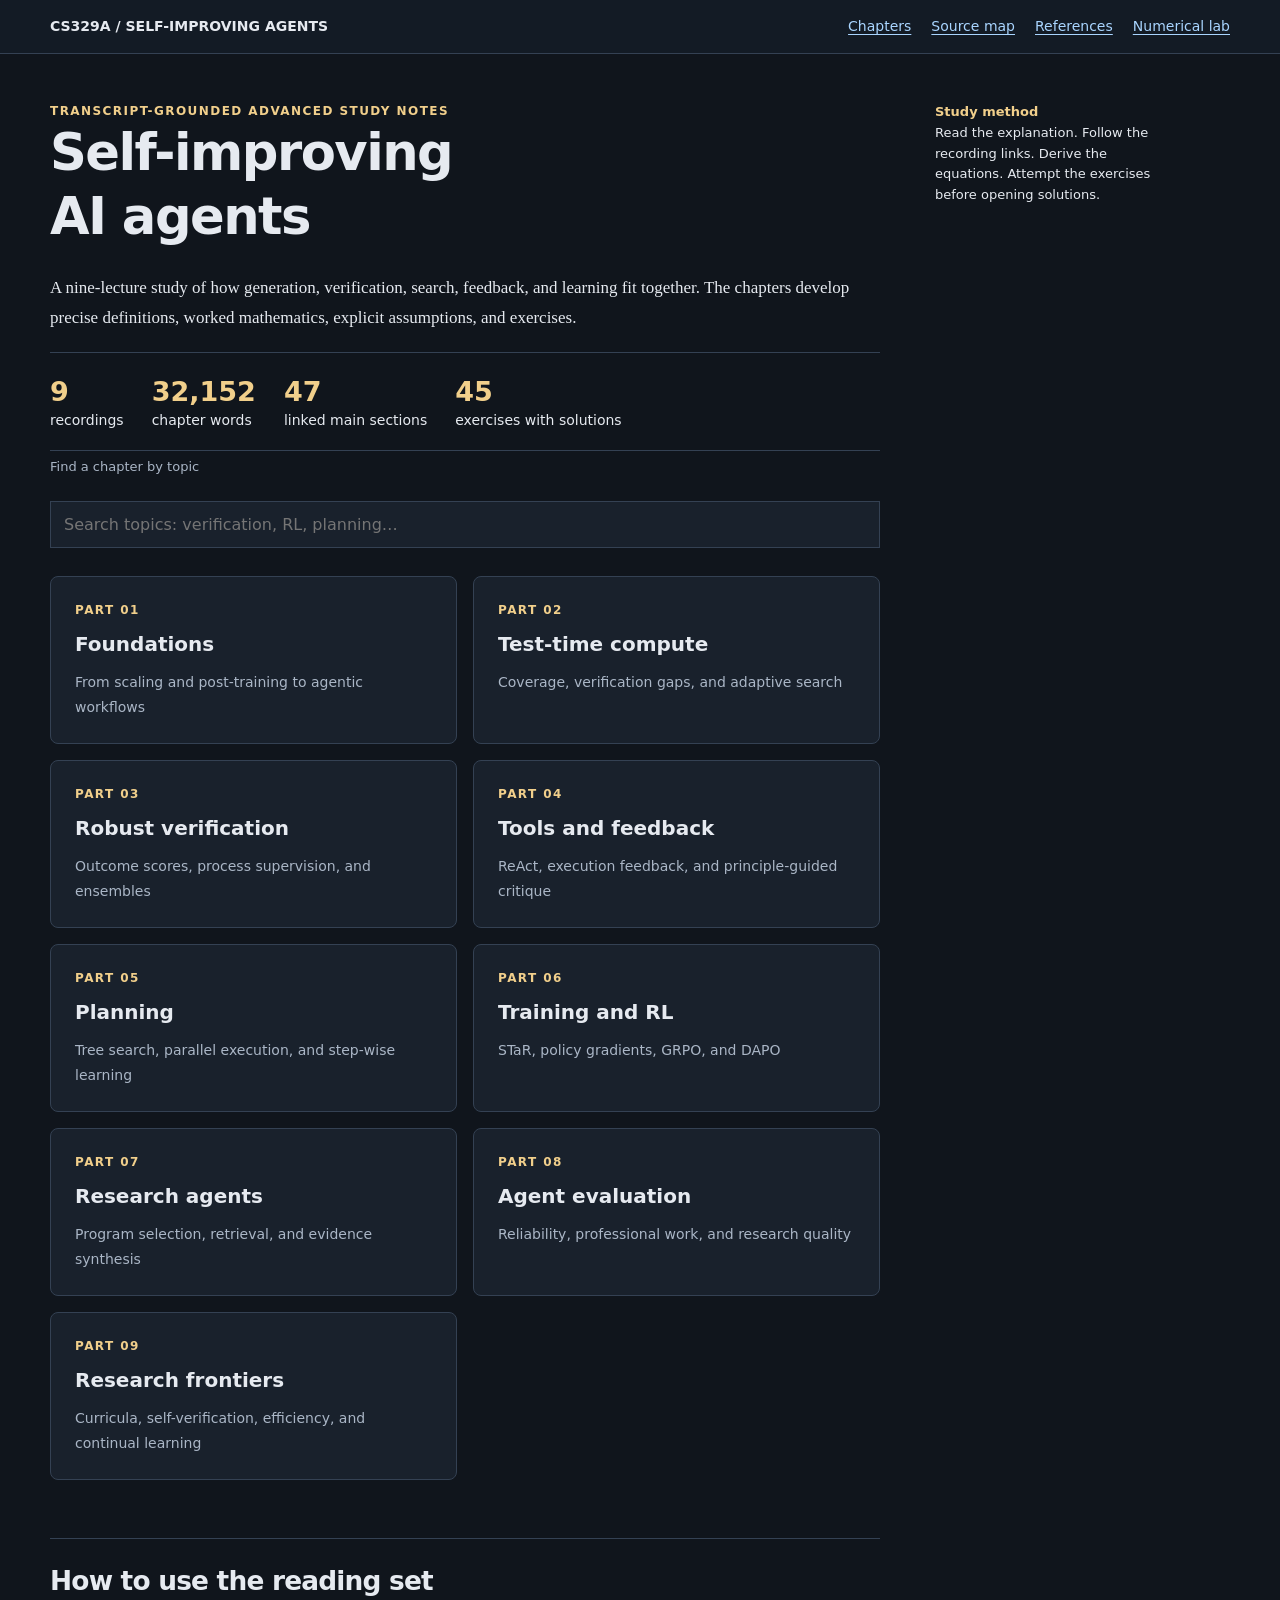
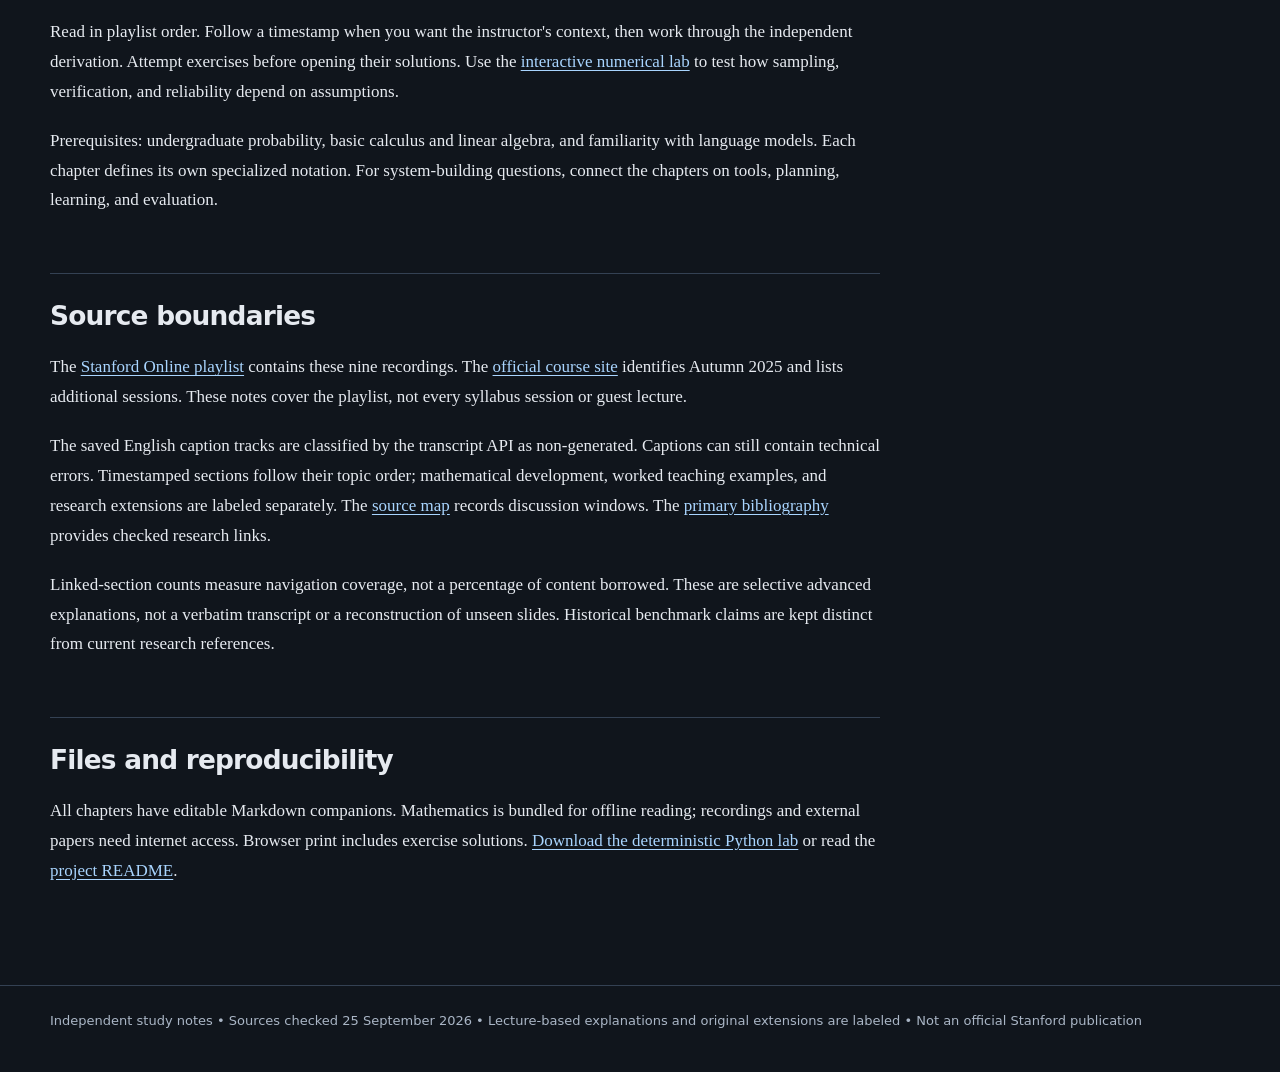
<file: index.html>
<!doctype html><html lang="en"><head><meta charset="utf-8"><meta name="viewport" content="width=device-width,initial-scale=1"><title>Self-improving AI agents · CS329A study notes</title><link rel="stylesheet" href="assets/notes.css"><script>window.MathJax={tex:{inlineMath:[['$','$']],displayMath:[['$$','$$']]},svg:{fontCache:'local'},options:{enableMenu:false}};</script><script defer src="assets/mathjax-tex-svg.js"></script></head><body>
<a class="skip" href="#main">Skip to main content</a><header class="top"><div class="shell"><a class="brand" href="index.html">CS329A / SELF-IMPROVING AGENTS</a><nav aria-label="Main navigation"><a href="index.html">Chapters</a><a href="source-map.html">Source map</a><a href="references.html">References</a><a href="numerical-lab.html">Numerical lab</a></nav></div></header>
<div class="shell layout"><main class="main" id="main"><div class="eyebrow">Transcript-grounded advanced study notes</div><h1>Self-improving<br>AI agents</h1><p>A nine-lecture study of how generation, verification, search, feedback, and learning fit together. The chapters develop precise definitions, worked mathematics, explicit assumptions, and exercises.</p><div class="stats"><div><b>9</b>recordings</div><div><b>32,152</b>chapter words</div><div><b>47</b>linked main sections</div><div><b>45</b>exercises with solutions</div></div><label for="chapter-search" class="tiny">Find a chapter by topic</label><input class="search" id="chapter-search" type="search" placeholder="Search topics: verification, RL, planning…"><div class="cards"><a class="card" href="lecture-01-overview.html" data-search="Foundations From scaling and post-training to agentic workflows"><div class="eyebrow">Part 01</div><b>Foundations</b><span>From scaling and post-training to agentic workflows</span></a><a class="card" href="lecture-02-test-time-compute.html" data-search="Test-time compute Coverage, verification gaps, and adaptive search"><div class="eyebrow">Part 02</div><b>Test-time compute</b><span>Coverage, verification gaps, and adaptive search</span></a><a class="card" href="lecture-03-verification.html" data-search="Robust verification Outcome scores, process supervision, and ensembles"><div class="eyebrow">Part 03</div><b>Robust verification</b><span>Outcome scores, process supervision, and ensembles</span></a><a class="card" href="lecture-04-feedback.html" data-search="Tools and feedback ReAct, execution feedback, and principle-guided critique"><div class="eyebrow">Part 04</div><b>Tools and feedback</b><span>ReAct, execution feedback, and principle-guided critique</span></a><a class="card" href="lecture-05-planning.html" data-search="Planning Tree search, parallel execution, and step-wise learning"><div class="eyebrow">Part 05</div><b>Planning</b><span>Tree search, parallel execution, and step-wise learning</span></a><a class="card" href="lecture-06-training.html" data-search="Training and RL STaR, policy gradients, GRPO, and DAPO"><div class="eyebrow">Part 06</div><b>Training and RL</b><span>STaR, policy gradients, GRPO, and DAPO</span></a><a class="card" href="lecture-07-research-agents.html" data-search="Research agents Program selection, retrieval, and evidence synthesis"><div class="eyebrow">Part 07</div><b>Research agents</b><span>Program selection, retrieval, and evidence synthesis</span></a><a class="card" href="lecture-08-evaluation.html" data-search="Agent evaluation Reliability, professional work, and research quality"><div class="eyebrow">Part 08</div><b>Agent evaluation</b><span>Reliability, professional work, and research quality</span></a><a class="card" href="lecture-09-frontiers.html" data-search="Research frontiers Curricula, self-verification, efficiency, and continual learning"><div class="eyebrow">Part 09</div><b>Research frontiers</b><span>Curricula, self-verification, efficiency, and continual learning</span></a></div><p id="empty" hidden>No matching chapters. Clear the search to see all nine.</p>
<h2>How to use the reading set</h2><p>Read in playlist order. Follow a timestamp when you want the instructor's context, then work through the independent derivation. Attempt exercises before opening their solutions. Use the <a href="numerical-lab.html">interactive numerical lab</a> to test how sampling, verification, and reliability depend on assumptions.</p><p>Prerequisites: undergraduate probability, basic calculus and linear algebra, and familiarity with language models. Each chapter defines its own specialized notation. For system-building questions, connect the chapters on tools, planning, learning, and evaluation.</p>
<h2>Source boundaries</h2><p>The <a href="https://www.youtube.com/playlist?list=PLangBM27OtEA">Stanford Online playlist</a> contains these nine recordings. The <a href="https://cs329a.stanford.edu/">official course site</a> identifies Autumn 2025 and lists additional sessions. These notes cover the playlist, not every syllabus session or guest lecture.</p><p>The saved English caption tracks are classified by the transcript API as non-generated. Captions can still contain technical errors. Timestamped sections follow their topic order; mathematical development, worked teaching examples, and research extensions are labeled separately. The <a href="source-map.html">source map</a> records discussion windows. The <a href="references.html">primary bibliography</a> provides checked research links.</p><p>Linked-section counts measure navigation coverage, not a percentage of content borrowed. These are selective advanced explanations, not a verbatim transcript or a reconstruction of unseen slides. Historical benchmark claims are kept distinct from current research references.</p>
<h2>Files and reproducibility</h2><p>All chapters have editable Markdown companions. Mathematics is bundled for offline reading; recordings and external papers need internet access. Browser print includes exercise solutions. <a href="numerical_lab.py">Download the deterministic Python lab</a> or read the <a href="README.md">project README</a>.</p>
<script>document.getElementById('chapter-search').addEventListener('input',e=>{let q=e.target.value.toLowerCase(),n=0;document.querySelectorAll('.card').forEach(c=>{c.hidden=!c.dataset.search.toLowerCase().includes(q);if(!c.hidden)n++});document.getElementById('empty').hidden=n>0});</script></main><aside class="side" aria-label="On this page"><strong>Study method</strong><p>Read the explanation. Follow the recording links. Derive the equations. Attempt the exercises before opening solutions.</p></aside></div><footer class="foot"><div class="shell">Independent study notes • Sources checked 25 September 2026 • Lecture-based explanations and original extensions are labeled • Not an official Stanford publication</div></footer><script>let savedDetails=[];addEventListener('beforeprint',()=>{savedDetails=[...document.querySelectorAll('details')].map(d=>[d,d.open]);savedDetails.forEach(([d])=>d.open=true)});addEventListener('afterprint',()=>savedDetails.forEach(([d,o])=>d.open=o));</script><script>document.querySelectorAll('pre').forEach(pre=>{const wrap=document.createElement('div');wrap.className='codewrap';pre.before(wrap);wrap.append(pre);const button=document.createElement('button');button.className='copybtn';button.textContent='Copy code';button.setAttribute('aria-label','Copy code to clipboard');wrap.prepend(button);button.addEventListener('click',async()=>{const text=pre.innerText;try{await navigator.clipboard.writeText(text)}catch(e){const area=document.createElement('textarea');area.value=text;document.body.append(area);area.select();const ok=document.execCommand('copy');area.remove();if(!ok){button.textContent='Select code to copy';return}}button.textContent='Copied';setTimeout(()=>button.textContent='Copy code',1500)})});</script></body></html>
</file>
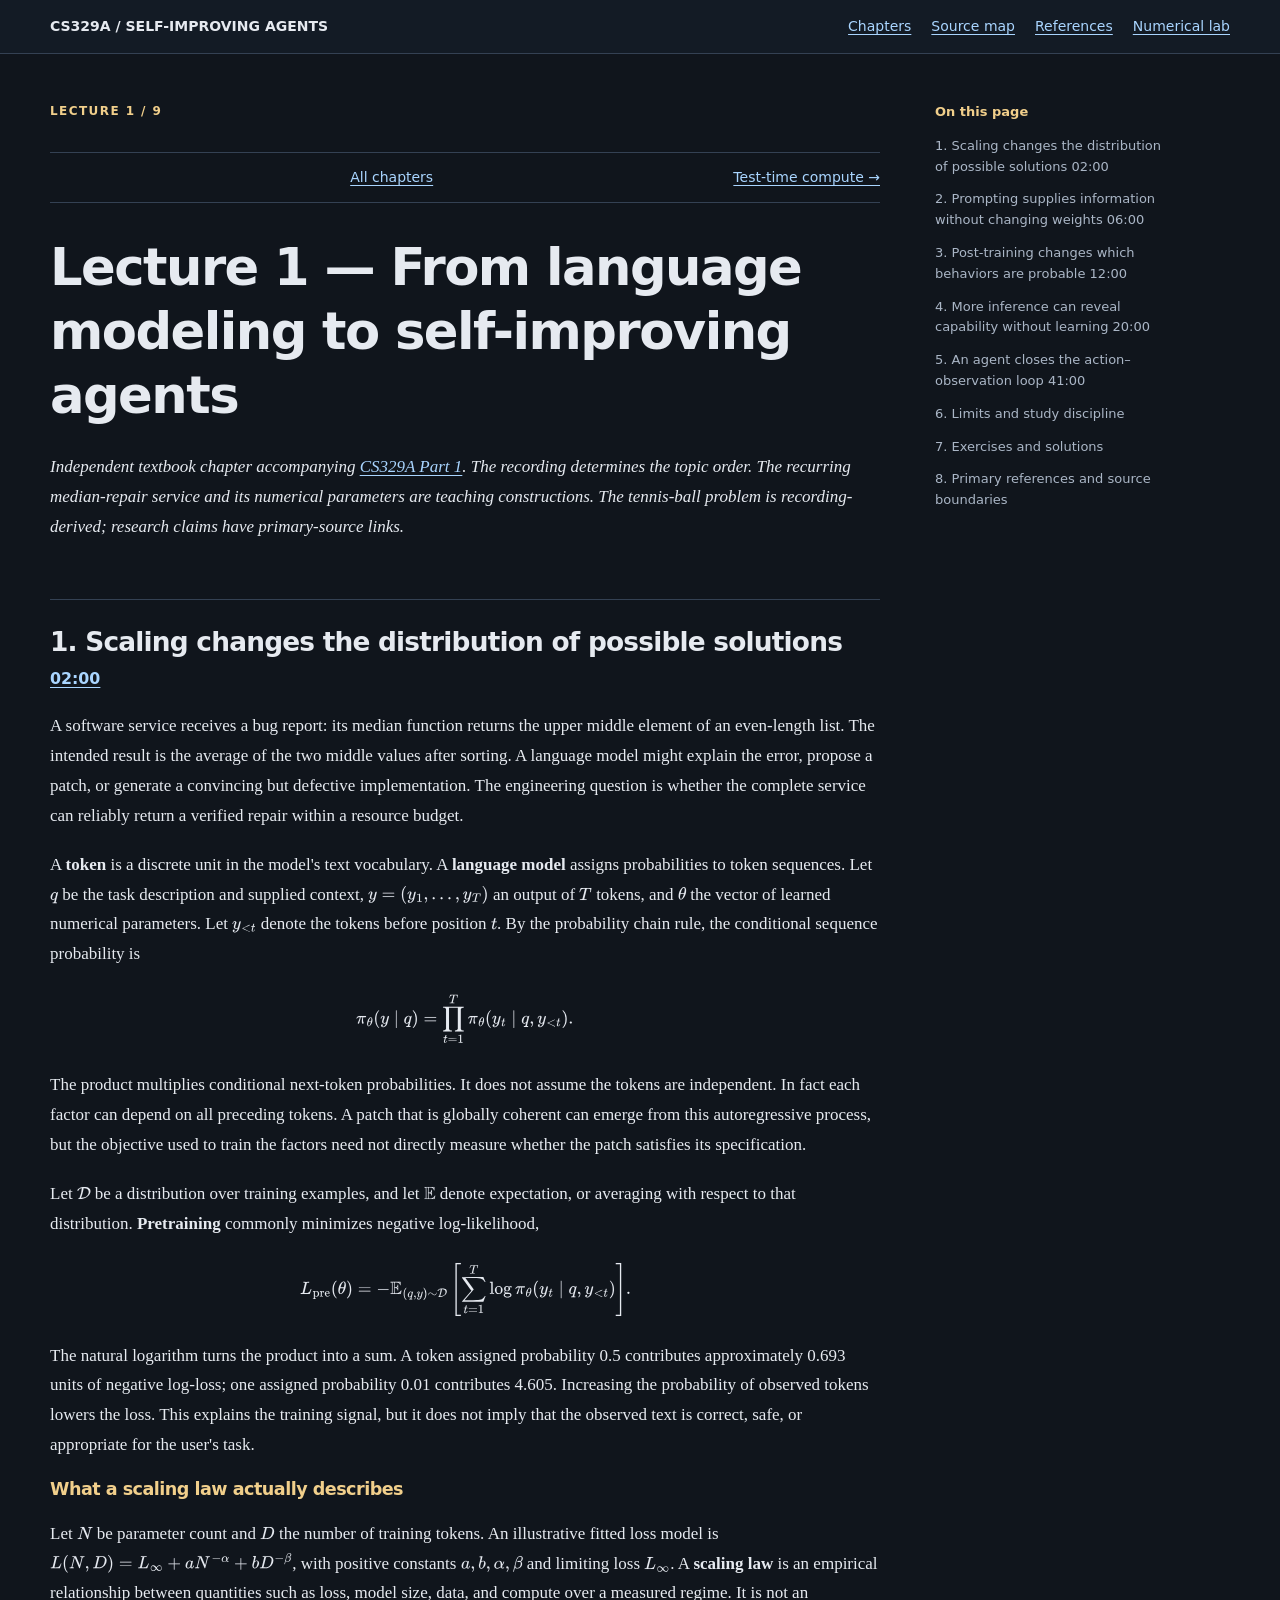
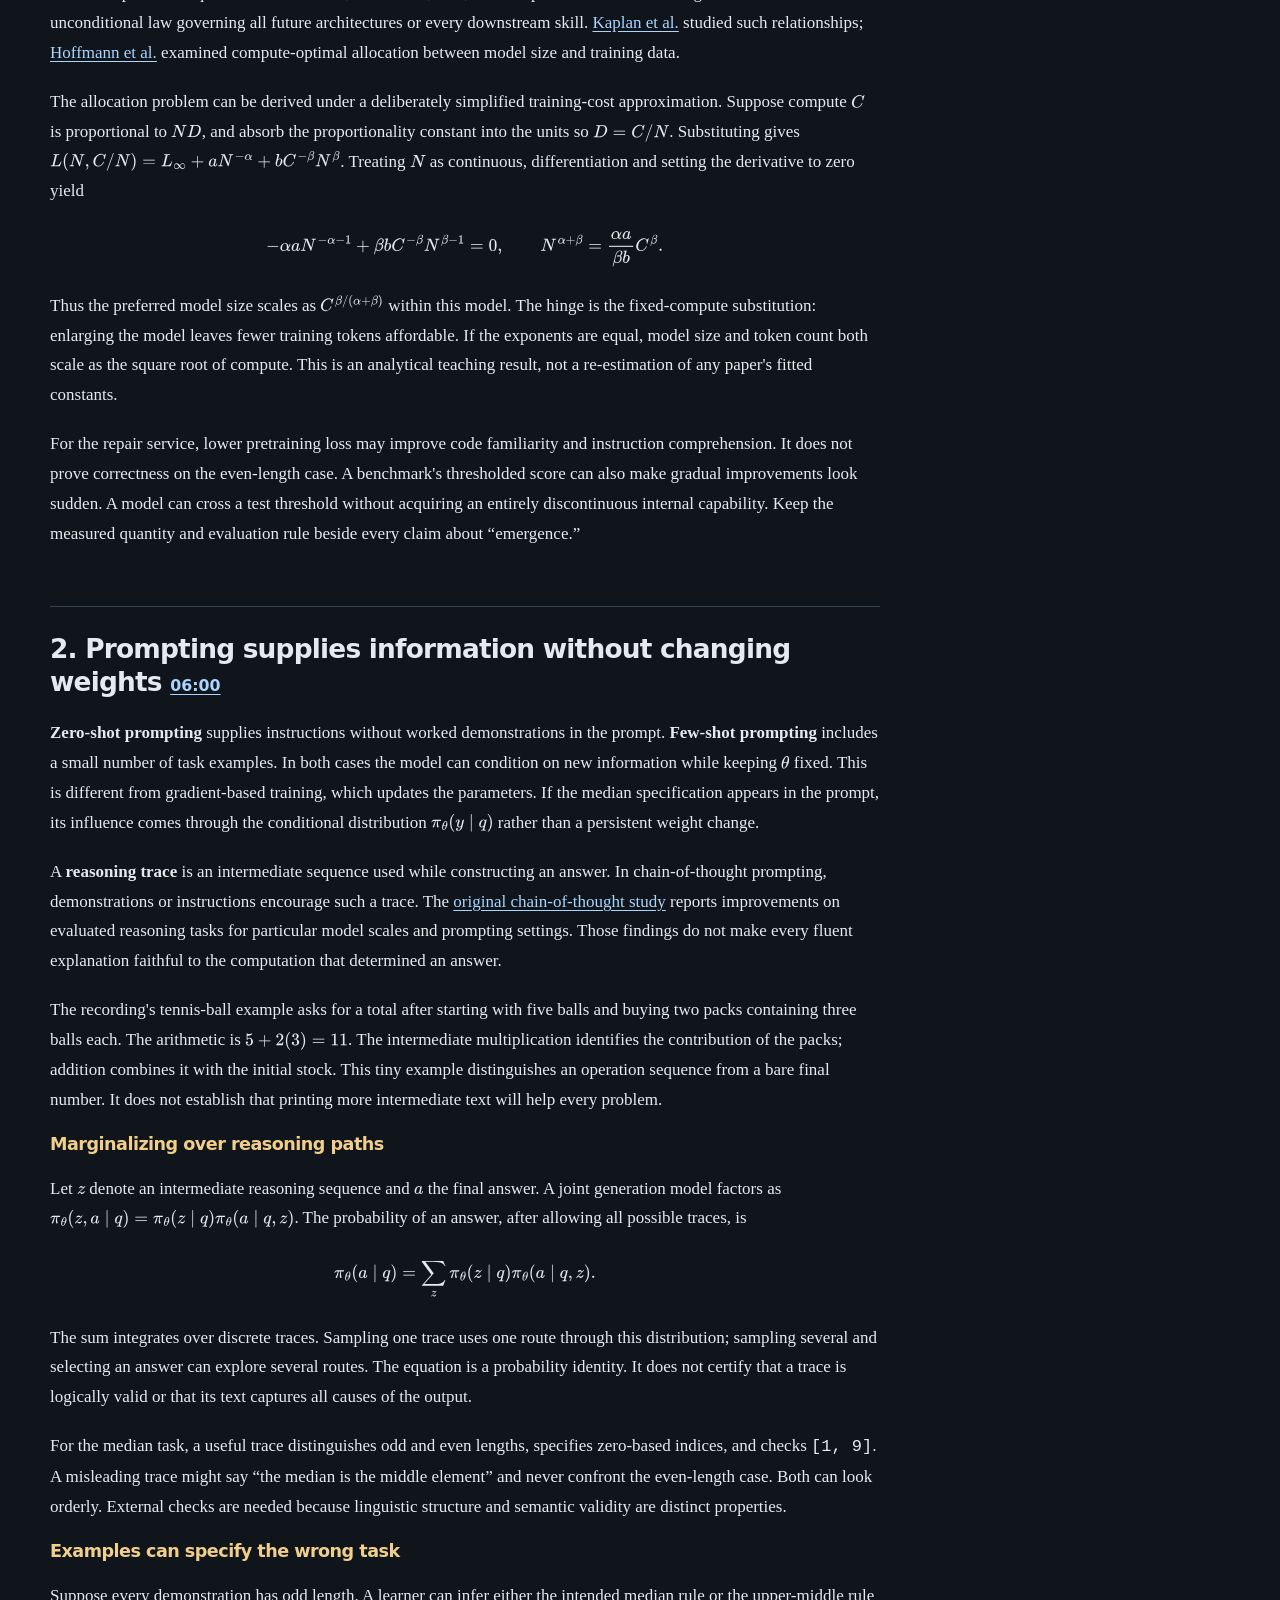
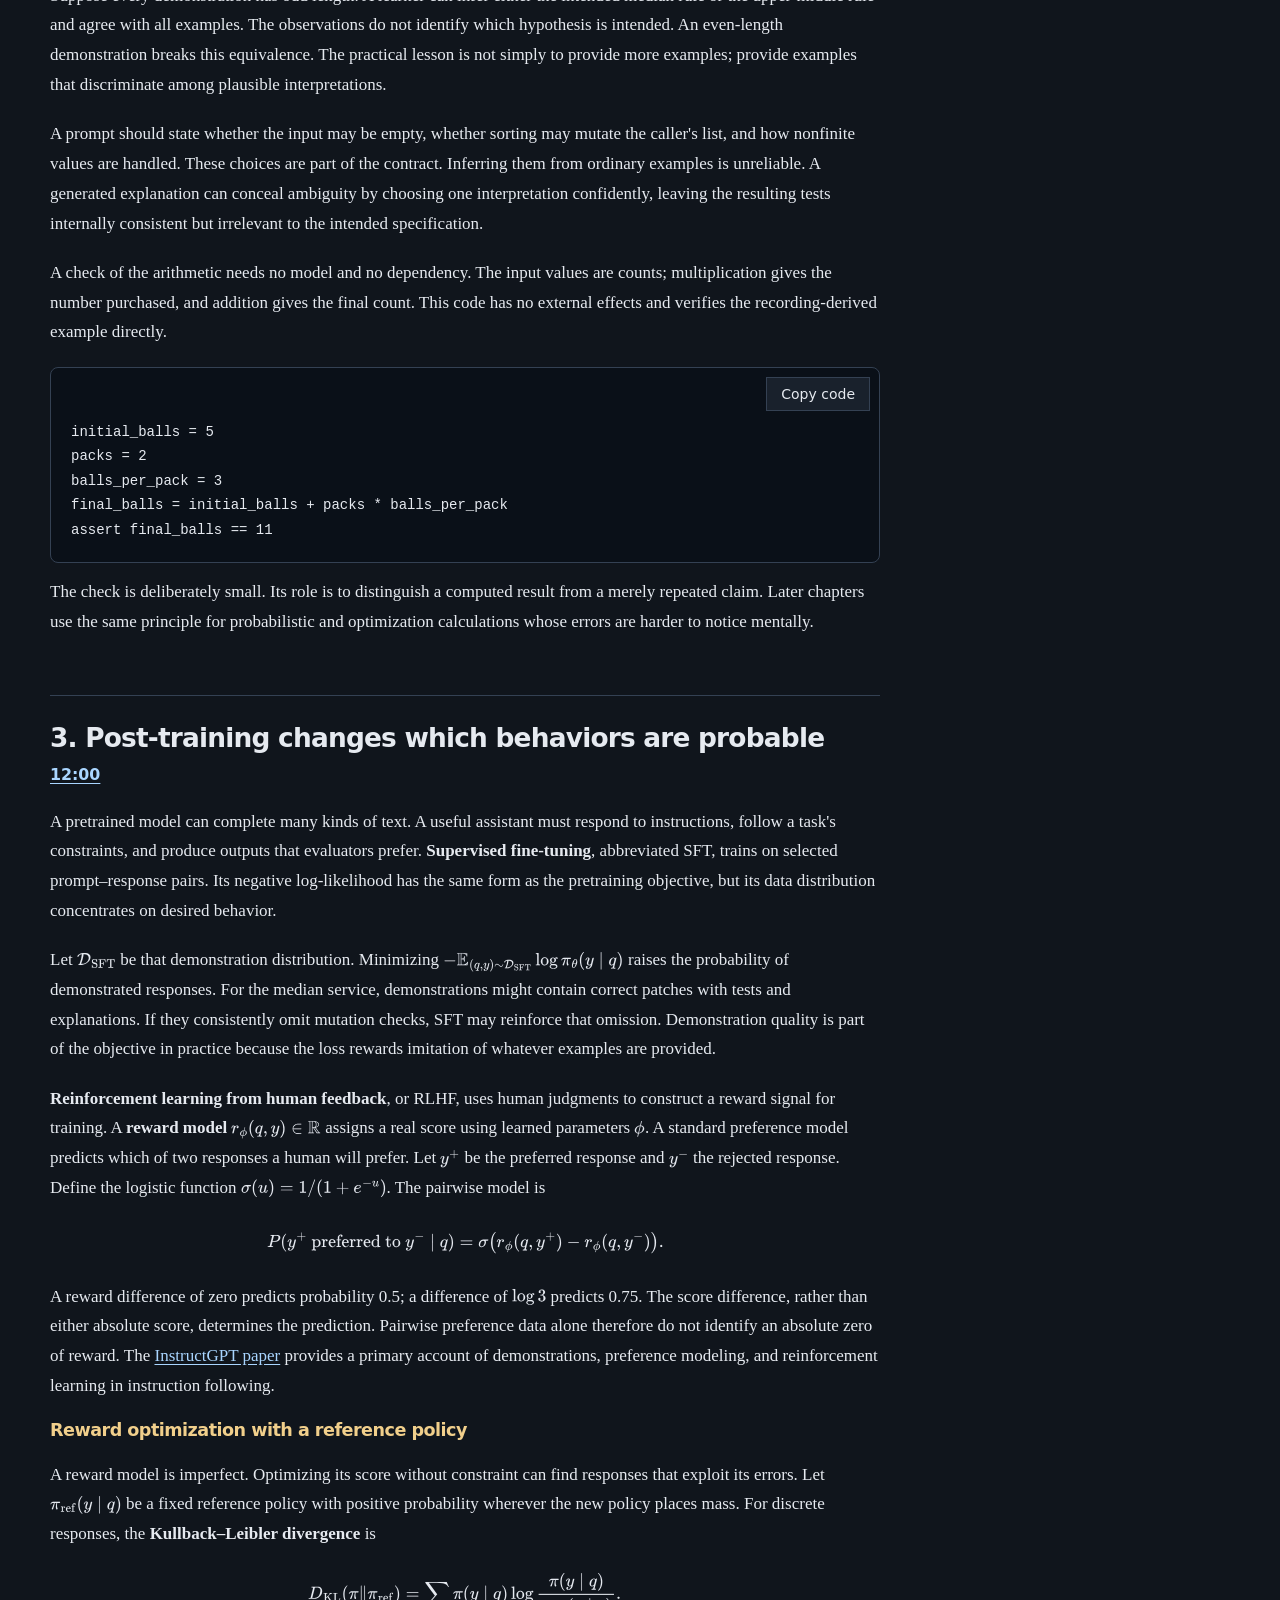
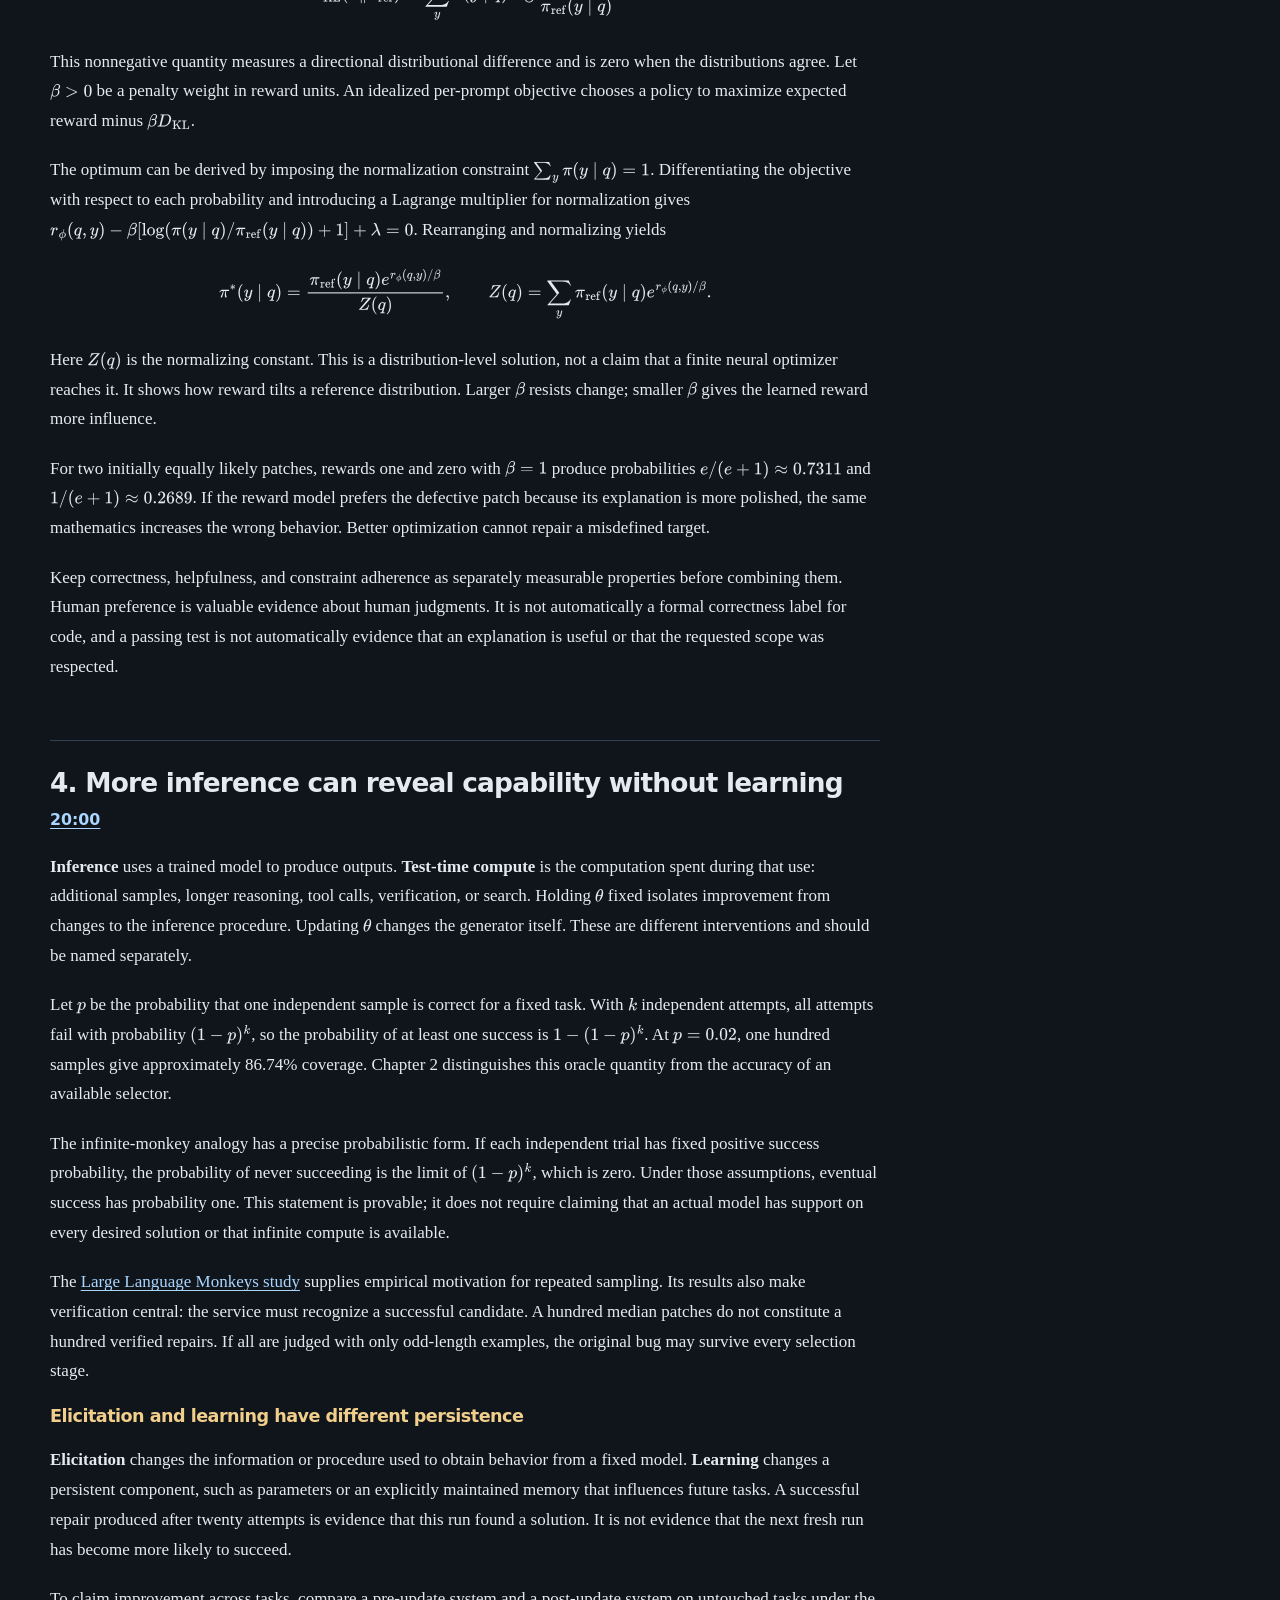
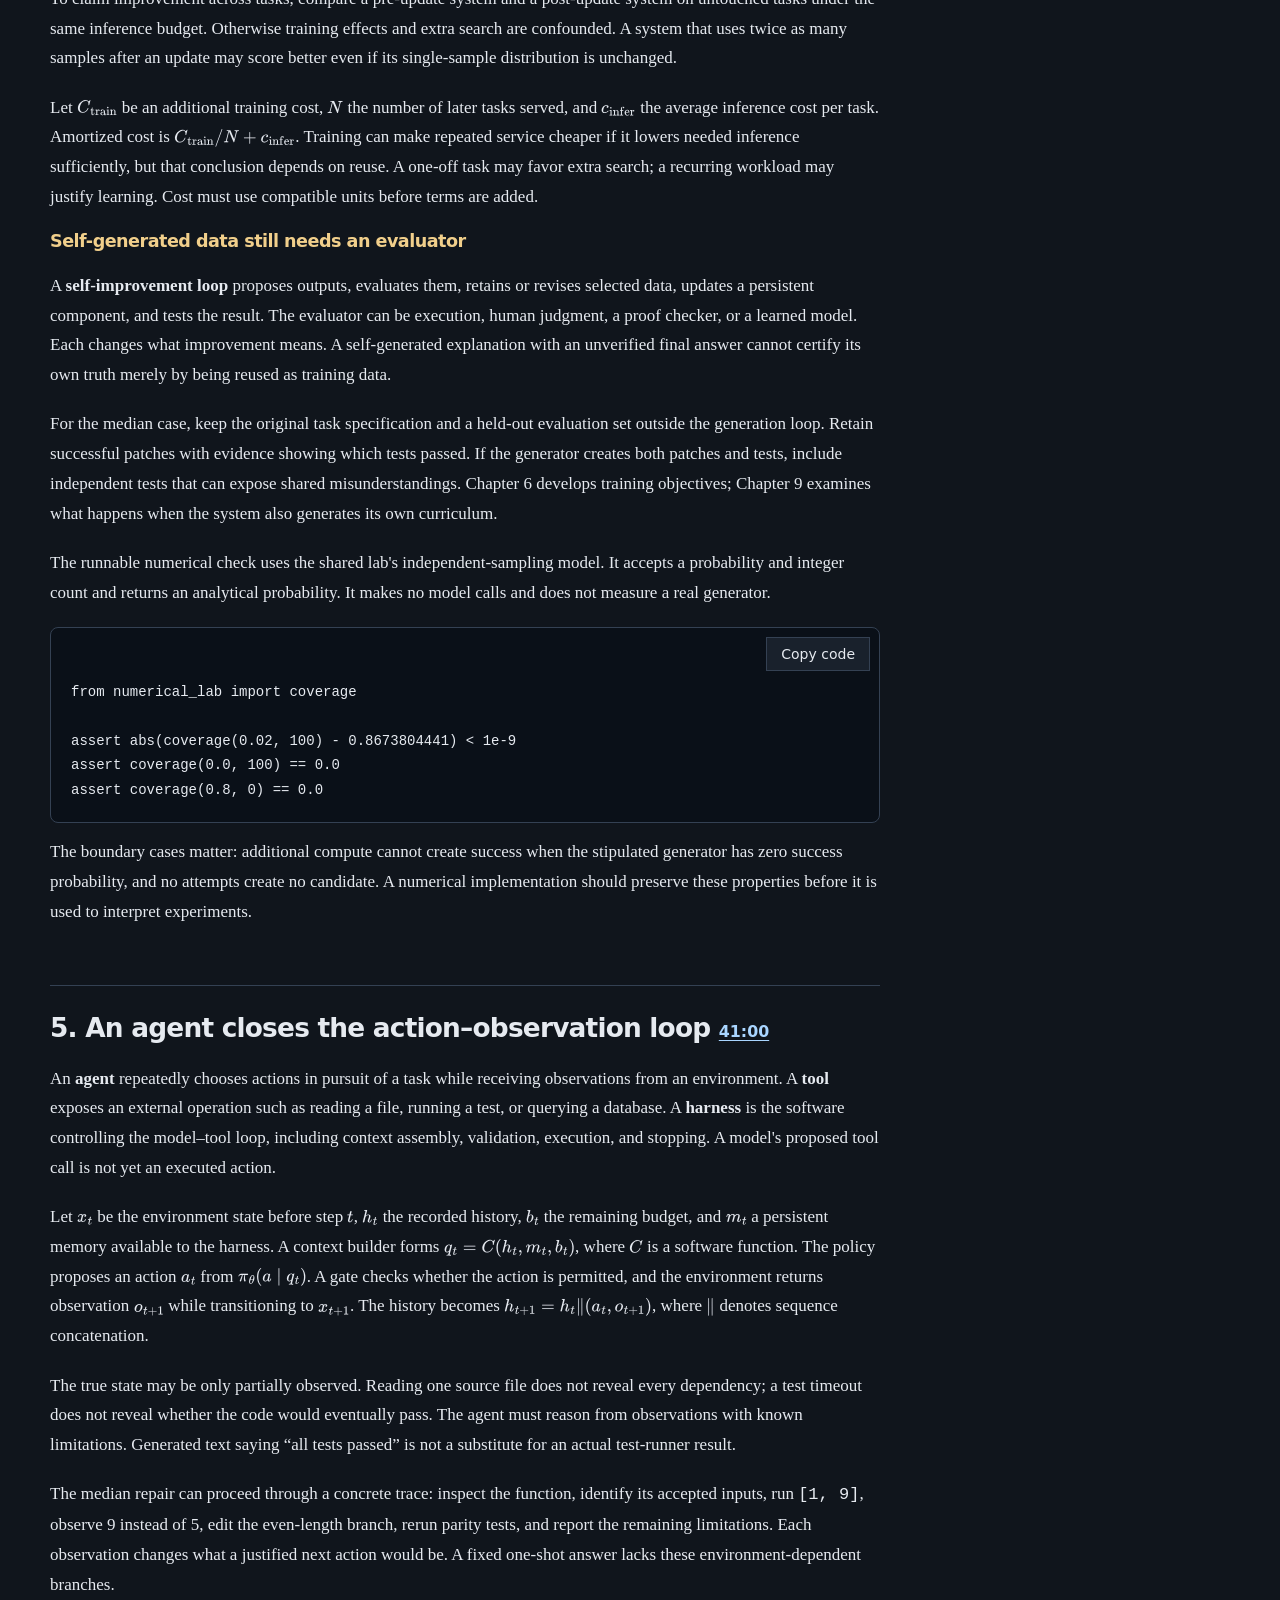
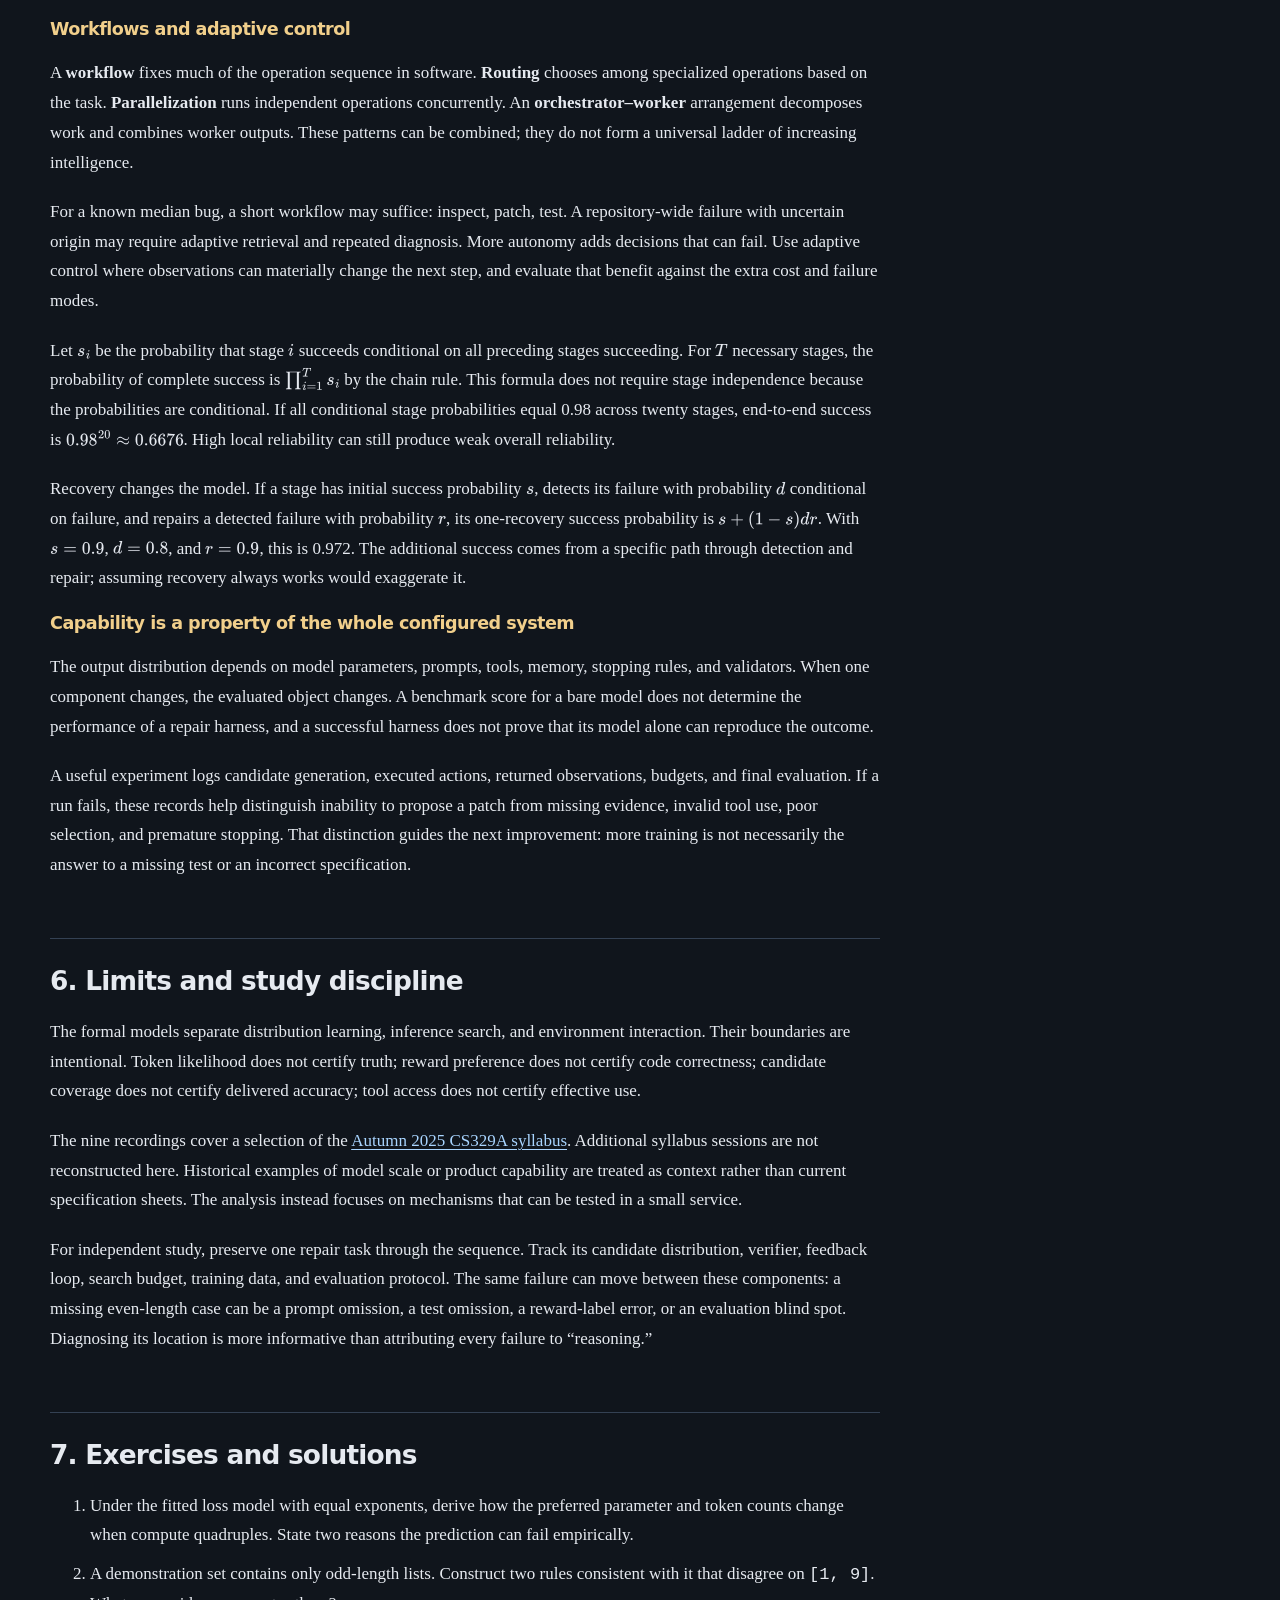
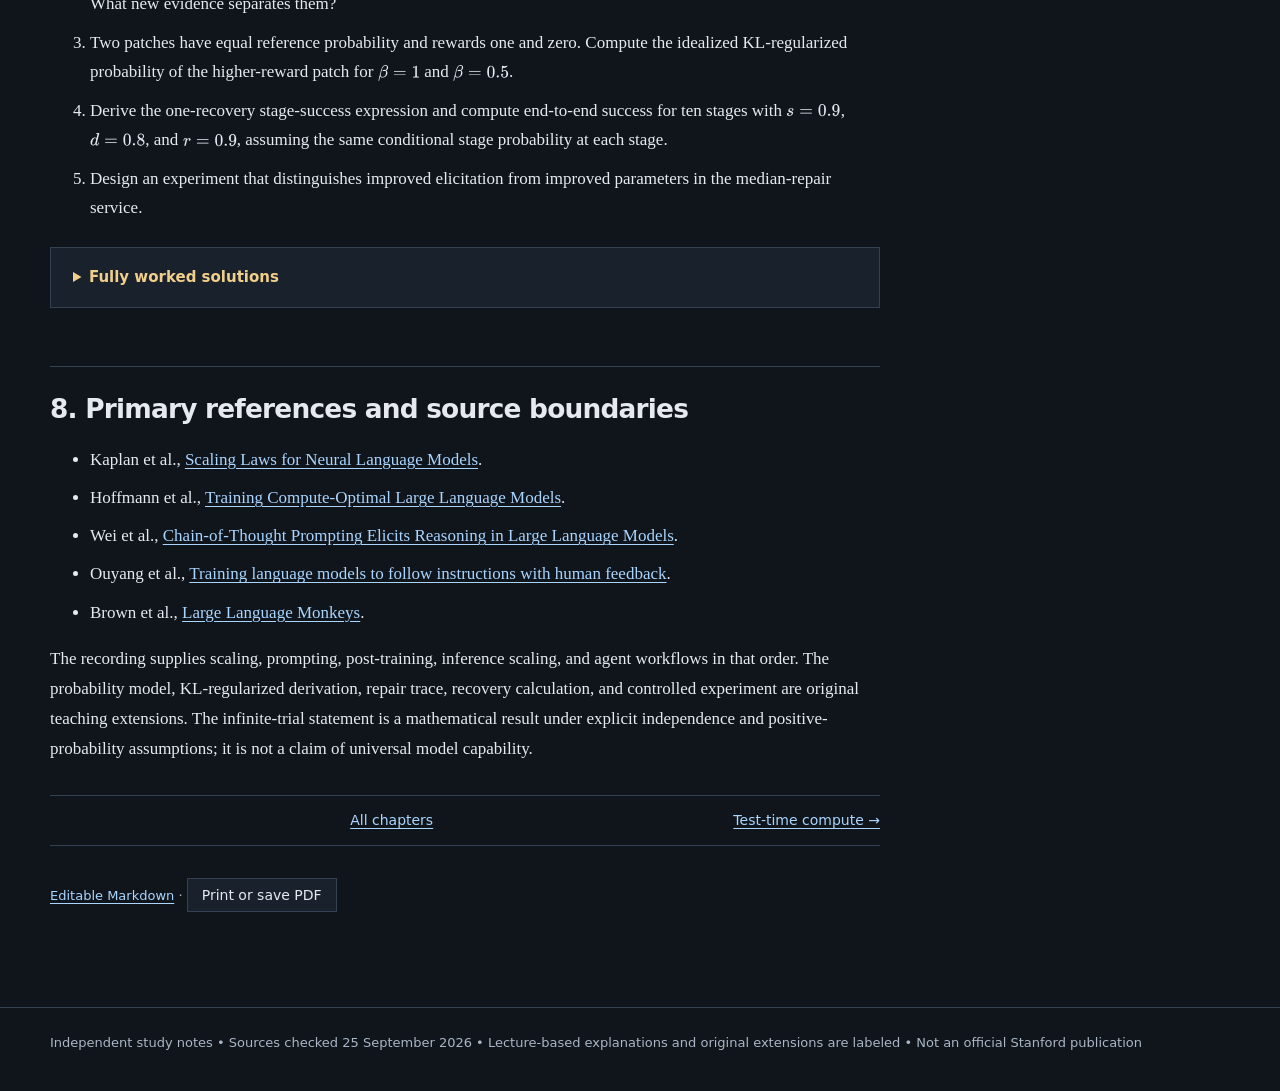
<file: lecture-01-overview.html>
<!doctype html><html lang="en"><head><meta charset="utf-8"><meta name="viewport" content="width=device-width,initial-scale=1"><title>Foundations · CS329A study notes</title><link rel="stylesheet" href="assets/notes.css"><script>window.MathJax={tex:{inlineMath:[['$','$']],displayMath:[['$$','$$']]},svg:{fontCache:'local'},options:{enableMenu:false}};</script><script defer src="assets/mathjax-tex-svg.js"></script></head><body>
<a class="skip" href="#main">Skip to main content</a><header class="top"><div class="shell"><a class="brand" href="index.html">CS329A / SELF-IMPROVING AGENTS</a><nav aria-label="Main navigation"><a href="index.html">Chapters</a><a href="source-map.html">Source map</a><a href="references.html">References</a><a href="numerical-lab.html">Numerical lab</a></nav></div></header>
<div class="shell layout"><main class="main" id="main"><div class="eyebrow">Lecture 1 / 9</div><nav class="chapter-nav" aria-label="Chapter navigation"><span></span><a href="index.html">All chapters</a><a class="next" href="lecture-02-test-time-compute.html">Test-time compute →</a></nav><h1 id="lecture-1-from-language-modeling-to-self-improving-agents">Lecture 1 — From language modeling to self-improving agents</h1><details class="mobile-toc"><summary>Chapter contents</summary><strong>On this page</strong><ol><li><a href="#1-scaling-changes-the-distribution-of-possible-solutions-0200">1. Scaling changes the distribution of possible solutions 02:00</a></li><li><a href="#2-prompting-supplies-information-without-changing-weights-0600">2. Prompting supplies information without changing weights 06:00</a></li><li><a href="#3-post-training-changes-which-behaviors-are-probable-1200">3. Post-training changes which behaviors are probable 12:00</a></li><li><a href="#4-more-inference-can-reveal-capability-without-learning-2000">4. More inference can reveal capability without learning 20:00</a></li><li><a href="#5-an-agent-closes-the-actionobservation-loop-4100">5. An agent closes the action–observation loop 41:00</a></li><li><a href="#6-limits-and-study-discipline">6. Limits and study discipline</a></li><li><a href="#7-exercises-and-solutions">7. Exercises and solutions</a></li><li><a href="#8-primary-references-and-source-boundaries">8. Primary references and source boundaries</a></li></ol></details>
<p><em>Independent textbook chapter accompanying <a href="https://www.youtube.com/watch?v=6YnLB0XbTnI">CS329A Part 1</a>. The recording determines the topic order. The recurring median-repair service and its numerical parameters are teaching constructions. The tennis-ball problem is recording-derived; research claims have primary-source links.</em></p>
<h2 id="1-scaling-changes-the-distribution-of-possible-solutions-0200">1. Scaling changes the distribution of possible solutions <a href="https://www.youtube.com/watch?v=6YnLB0XbTnI&amp;t=120s">02:00</a></h2>
<p>A software service receives a bug report: its median function returns the upper middle element of an even-length list. The intended result is the average of the two middle values after sorting. A language model might explain the error, propose a patch, or generate a convincing but defective implementation. The engineering question is whether the complete service can reliably return a verified repair within a resource budget.</p>
<p>A <strong>token</strong> is a discrete unit in the model's text vocabulary. A <strong>language model</strong> assigns probabilities to token sequences. Let $q$ be the task description and supplied context, $y=(y_1,\ldots,y_T)$ an output of $T$ tokens, and $\theta$ the vector of learned numerical parameters. Let $y_{&lt;t}$ denote the tokens before position $t$. By the probability chain rule, the conditional sequence probability is</p>
<p>$$\pi_\theta(y\mid q)=\prod_{t=1}^{T}\pi_\theta(y_t\mid q,y_{&lt;t}).$$</p>
<p>The product multiplies conditional next-token probabilities. It does not assume the tokens are independent. In fact each factor can depend on all preceding tokens. A patch that is globally coherent can emerge from this autoregressive process, but the objective used to train the factors need not directly measure whether the patch satisfies its specification.</p>
<p>Let $\mathcal D$ be a distribution over training examples, and let $\mathbb E$ denote expectation, or averaging with respect to that distribution. <strong>Pretraining</strong> commonly minimizes negative log-likelihood,</p>
<p>$$L_{\rm pre}(\theta)=-\mathbb E_{(q,y)\sim\mathcal D}\left[\sum_{t=1}^{T}\log\pi_\theta(y_t\mid q,y_{&lt;t})\right].$$</p>
<p>The natural logarithm turns the product into a sum. A token assigned probability 0.5 contributes approximately 0.693 units of negative log-loss; one assigned probability 0.01 contributes 4.605. Increasing the probability of observed tokens lowers the loss. This explains the training signal, but it does not imply that the observed text is correct, safe, or appropriate for the user's task.</p>
<h3 id="what-a-scaling-law-actually-describes">What a scaling law actually describes</h3>
<p>Let $N$ be parameter count and $D$ the number of training tokens. An illustrative fitted loss model is $L(N,D)=L_\infty+aN^{-\alpha}+bD^{-\beta}$, with positive constants $a,b,\alpha,\beta$ and limiting loss $L_\infty$. A <strong>scaling law</strong> is an empirical relationship between quantities such as loss, model size, data, and compute over a measured regime. It is not an unconditional law governing all future architectures or every downstream skill. <a href="https://arxiv.org/abs/2001.08361">Kaplan et al.</a> studied such relationships; <a href="https://arxiv.org/abs/2203.15556">Hoffmann et al.</a> examined compute-optimal allocation between model size and training data.</p>
<p>The allocation problem can be derived under a deliberately simplified training-cost approximation. Suppose compute $C$ is proportional to $ND$, and absorb the proportionality constant into the units so $D=C/N$. Substituting gives $L(N,C/N)=L_\infty+aN^{-\alpha}+bC^{-\beta}N^\beta$. Treating $N$ as continuous, differentiation and setting the derivative to zero yield</p>
<p>$$-\alpha aN^{-\alpha-1}+\beta bC^{-\beta}N^{\beta-1}=0,
\qquad N^{\alpha+\beta}=\frac{\alpha a}{\beta b}C^\beta.$$</p>
<p>Thus the preferred model size scales as $C^{\beta/(\alpha+\beta)}$ within this model. The hinge is the fixed-compute substitution: enlarging the model leaves fewer training tokens affordable. If the exponents are equal, model size and token count both scale as the square root of compute. This is an analytical teaching result, not a re-estimation of any paper's fitted constants.</p>
<p>For the repair service, lower pretraining loss may improve code familiarity and instruction comprehension. It does not prove correctness on the even-length case. A benchmark's thresholded score can also make gradual improvements look sudden. A model can cross a test threshold without acquiring an entirely discontinuous internal capability. Keep the measured quantity and evaluation rule beside every claim about “emergence.”</p>
<h2 id="2-prompting-supplies-information-without-changing-weights-0600">2. Prompting supplies information without changing weights <a href="https://www.youtube.com/watch?v=6YnLB0XbTnI&amp;t=360s">06:00</a></h2>
<p><strong>Zero-shot prompting</strong> supplies instructions without worked demonstrations in the prompt. <strong>Few-shot prompting</strong> includes a small number of task examples. In both cases the model can condition on new information while keeping $\theta$ fixed. This is different from gradient-based training, which updates the parameters. If the median specification appears in the prompt, its influence comes through the conditional distribution $\pi_\theta(y\mid q)$ rather than a persistent weight change.</p>
<p>A <strong>reasoning trace</strong> is an intermediate sequence used while constructing an answer. In chain-of-thought prompting, demonstrations or instructions encourage such a trace. The <a href="https://arxiv.org/abs/2201.11903">original chain-of-thought study</a> reports improvements on evaluated reasoning tasks for particular model scales and prompting settings. Those findings do not make every fluent explanation faithful to the computation that determined an answer.</p>
<p>The recording's tennis-ball example asks for a total after starting with five balls and buying two packs containing three balls each. The arithmetic is $5+2(3)=11$. The intermediate multiplication identifies the contribution of the packs; addition combines it with the initial stock. This tiny example distinguishes an operation sequence from a bare final number. It does not establish that printing more intermediate text will help every problem.</p>
<h3 id="marginalizing-over-reasoning-paths">Marginalizing over reasoning paths</h3>
<p>Let $z$ denote an intermediate reasoning sequence and $a$ the final answer. A joint generation model factors as $\pi_\theta(z,a\mid q)=\pi_\theta(z\mid q)\pi_\theta(a\mid q,z)$. The probability of an answer, after allowing all possible traces, is</p>
<p>$$\pi_\theta(a\mid q)=\sum_z\pi_\theta(z\mid q)\pi_\theta(a\mid q,z).$$</p>
<p>The sum integrates over discrete traces. Sampling one trace uses one route through this distribution; sampling several and selecting an answer can explore several routes. The equation is a probability identity. It does not certify that a trace is logically valid or that its text captures all causes of the output.</p>
<p>For the median task, a useful trace distinguishes odd and even lengths, specifies zero-based indices, and checks <code>[1, 9]</code>. A misleading trace might say “the median is the middle element” and never confront the even-length case. Both can look orderly. External checks are needed because linguistic structure and semantic validity are distinct properties.</p>
<h3 id="examples-can-specify-the-wrong-task">Examples can specify the wrong task</h3>
<p>Suppose every demonstration has odd length. A learner can infer either the intended median rule or the upper-middle rule and agree with all examples. The observations do not identify which hypothesis is intended. An even-length demonstration breaks this equivalence. The practical lesson is not simply to provide more examples; provide examples that discriminate among plausible interpretations.</p>
<p>A prompt should state whether the input may be empty, whether sorting may mutate the caller's list, and how nonfinite values are handled. These choices are part of the contract. Inferring them from ordinary examples is unreliable. A generated explanation can conceal ambiguity by choosing one interpretation confidently, leaving the resulting tests internally consistent but irrelevant to the intended specification.</p>
<p>A check of the arithmetic needs no model and no dependency. The input values are counts; multiplication gives the number purchased, and addition gives the final count. This code has no external effects and verifies the recording-derived example directly.</p>
<pre><code class="language-python">initial_balls = 5
packs = 2
balls_per_pack = 3
final_balls = initial_balls + packs * balls_per_pack
assert final_balls == 11
</code></pre>
<p>The check is deliberately small. Its role is to distinguish a computed result from a merely repeated claim. Later chapters use the same principle for probabilistic and optimization calculations whose errors are harder to notice mentally.</p>
<h2 id="3-post-training-changes-which-behaviors-are-probable-1200">3. Post-training changes which behaviors are probable <a href="https://www.youtube.com/watch?v=6YnLB0XbTnI&amp;t=720s">12:00</a></h2>
<p>A pretrained model can complete many kinds of text. A useful assistant must respond to instructions, follow a task's constraints, and produce outputs that evaluators prefer. <strong>Supervised fine-tuning</strong>, abbreviated SFT, trains on selected prompt–response pairs. Its negative log-likelihood has the same form as the pretraining objective, but its data distribution concentrates on desired behavior.</p>
<p>Let $\mathcal D_{\rm SFT}$ be that demonstration distribution. Minimizing $-\mathbb E_{(q,y)\sim\mathcal D_{\rm SFT}}\log\pi_\theta(y\mid q)$ raises the probability of demonstrated responses. For the median service, demonstrations might contain correct patches with tests and explanations. If they consistently omit mutation checks, SFT may reinforce that omission. Demonstration quality is part of the objective in practice because the loss rewards imitation of whatever examples are provided.</p>
<p><strong>Reinforcement learning from human feedback</strong>, or RLHF, uses human judgments to construct a reward signal for training. A <strong>reward model</strong> $r_\phi(q,y)\in\mathbb R$ assigns a real score using learned parameters $\phi$. A standard preference model predicts which of two responses a human will prefer. Let $y^+$ be the preferred response and $y^-$ the rejected response. Define the logistic function $\sigma(u)=1/(1+e^{-u})$. The pairwise model is</p>
<p>$$P(y^+\text{ preferred to }y^-\mid q)=\sigma\big(r_\phi(q,y^+)-r_\phi(q,y^-)\big).$$</p>
<p>A reward difference of zero predicts probability 0.5; a difference of $\log3$ predicts 0.75. The score difference, rather than either absolute score, determines the prediction. Pairwise preference data alone therefore do not identify an absolute zero of reward. The <a href="https://arxiv.org/abs/2203.02155">InstructGPT paper</a> provides a primary account of demonstrations, preference modeling, and reinforcement learning in instruction following.</p>
<h3 id="reward-optimization-with-a-reference-policy">Reward optimization with a reference policy</h3>
<p>A reward model is imperfect. Optimizing its score without constraint can find responses that exploit its errors. Let $\pi_{\rm ref}(y\mid q)$ be a fixed reference policy with positive probability wherever the new policy places mass. For discrete responses, the <strong>Kullback–Leibler divergence</strong> is</p>
<p>$$D_{\rm KL}(\pi\Vert\pi_{\rm ref})=\sum_y\pi(y\mid q)\log\frac{\pi(y\mid q)}{\pi_{\rm ref}(y\mid q)}.$$</p>
<p>This nonnegative quantity measures a directional distributional difference and is zero when the distributions agree. Let $\beta&gt;0$ be a penalty weight in reward units. An idealized per-prompt objective chooses a policy to maximize expected reward minus $\beta D_{\rm KL}$.</p>
<p>The optimum can be derived by imposing the normalization constraint $\sum_y\pi(y\mid q)=1$. Differentiating the objective with respect to each probability and introducing a Lagrange multiplier for normalization gives $r_\phi(q,y)-\beta[\log(\pi(y\mid q)/\pi_{\rm ref}(y\mid q))+1]+\lambda=0$. Rearranging and normalizing yields</p>
<p>$$\pi^*(y\mid q)=\frac{\pi_{\rm ref}(y\mid q)e^{r_\phi(q,y)/\beta}}{Z(q)},
\qquad Z(q)=\sum_y\pi_{\rm ref}(y\mid q)e^{r_\phi(q,y)/\beta}.$$</p>
<p>Here $Z(q)$ is the normalizing constant. This is a distribution-level solution, not a claim that a finite neural optimizer reaches it. It shows how reward tilts a reference distribution. Larger $\beta$ resists change; smaller $\beta$ gives the learned reward more influence.</p>
<p>For two initially equally likely patches, rewards one and zero with $\beta=1$ produce probabilities $e/(e+1)\approx0.7311$ and $1/(e+1)\approx0.2689$. If the reward model prefers the defective patch because its explanation is more polished, the same mathematics increases the wrong behavior. Better optimization cannot repair a misdefined target.</p>
<p>Keep correctness, helpfulness, and constraint adherence as separately measurable properties before combining them. Human preference is valuable evidence about human judgments. It is not automatically a formal correctness label for code, and a passing test is not automatically evidence that an explanation is useful or that the requested scope was respected.</p>
<h2 id="4-more-inference-can-reveal-capability-without-learning-2000">4. More inference can reveal capability without learning <a href="https://www.youtube.com/watch?v=6YnLB0XbTnI&amp;t=1200s">20:00</a></h2>
<p><strong>Inference</strong> uses a trained model to produce outputs. <strong>Test-time compute</strong> is the computation spent during that use: additional samples, longer reasoning, tool calls, verification, or search. Holding $\theta$ fixed isolates improvement from changes to the inference procedure. Updating $\theta$ changes the generator itself. These are different interventions and should be named separately.</p>
<p>Let $p$ be the probability that one independent sample is correct for a fixed task. With $k$ independent attempts, all attempts fail with probability $(1-p)^k$, so the probability of at least one success is $1-(1-p)^k$. At $p=0.02$, one hundred samples give approximately 86.74% coverage. Chapter 2 distinguishes this oracle quantity from the accuracy of an available selector.</p>
<p>The infinite-monkey analogy has a precise probabilistic form. If each independent trial has fixed positive success probability, the probability of never succeeding is the limit of $(1-p)^k$, which is zero. Under those assumptions, eventual success has probability one. This statement is provable; it does not require claiming that an actual model has support on every desired solution or that infinite compute is available.</p>
<p>The <a href="https://arxiv.org/abs/2407.21787">Large Language Monkeys study</a> supplies empirical motivation for repeated sampling. Its results also make verification central: the service must recognize a successful candidate. A hundred median patches do not constitute a hundred verified repairs. If all are judged with only odd-length examples, the original bug may survive every selection stage.</p>
<h3 id="elicitation-and-learning-have-different-persistence">Elicitation and learning have different persistence</h3>
<p><strong>Elicitation</strong> changes the information or procedure used to obtain behavior from a fixed model. <strong>Learning</strong> changes a persistent component, such as parameters or an explicitly maintained memory that influences future tasks. A successful repair produced after twenty attempts is evidence that this run found a solution. It is not evidence that the next fresh run has become more likely to succeed.</p>
<p>To claim improvement across tasks, compare a pre-update system and a post-update system on untouched tasks under the same inference budget. Otherwise training effects and extra search are confounded. A system that uses twice as many samples after an update may score better even if its single-sample distribution is unchanged.</p>
<p>Let $C_{\rm train}$ be an additional training cost, $N$ the number of later tasks served, and $c_{\rm infer}$ the average inference cost per task. Amortized cost is $C_{\rm train}/N+c_{\rm infer}$. Training can make repeated service cheaper if it lowers needed inference sufficiently, but that conclusion depends on reuse. A one-off task may favor extra search; a recurring workload may justify learning. Cost must use compatible units before terms are added.</p>
<h3 id="self-generated-data-still-needs-an-evaluator">Self-generated data still needs an evaluator</h3>
<p>A <strong>self-improvement loop</strong> proposes outputs, evaluates them, retains or revises selected data, updates a persistent component, and tests the result. The evaluator can be execution, human judgment, a proof checker, or a learned model. Each changes what improvement means. A self-generated explanation with an unverified final answer cannot certify its own truth merely by being reused as training data.</p>
<p>For the median case, keep the original task specification and a held-out evaluation set outside the generation loop. Retain successful patches with evidence showing which tests passed. If the generator creates both patches and tests, include independent tests that can expose shared misunderstandings. Chapter 6 develops training objectives; Chapter 9 examines what happens when the system also generates its own curriculum.</p>
<p>The runnable numerical check uses the shared lab's independent-sampling model. It accepts a probability and integer count and returns an analytical probability. It makes no model calls and does not measure a real generator.</p>
<pre><code class="language-python">from numerical_lab import coverage

assert abs(coverage(0.02, 100) - 0.8673804441) &lt; 1e-9
assert coverage(0.0, 100) == 0.0
assert coverage(0.8, 0) == 0.0
</code></pre>
<p>The boundary cases matter: additional compute cannot create success when the stipulated generator has zero success probability, and no attempts create no candidate. A numerical implementation should preserve these properties before it is used to interpret experiments.</p>
<h2 id="5-an-agent-closes-the-actionobservation-loop-4100">5. An agent closes the action–observation loop <a href="https://www.youtube.com/watch?v=6YnLB0XbTnI&amp;t=2460s">41:00</a></h2>
<p>An <strong>agent</strong> repeatedly chooses actions in pursuit of a task while receiving observations from an environment. A <strong>tool</strong> exposes an external operation such as reading a file, running a test, or querying a database. A <strong>harness</strong> is the software controlling the model–tool loop, including context assembly, validation, execution, and stopping. A model's proposed tool call is not yet an executed action.</p>
<p>Let $x_t$ be the environment state before step $t$, $h_t$ the recorded history, $b_t$ the remaining budget, and $m_t$ a persistent memory available to the harness. A context builder forms $q_t=C(h_t,m_t,b_t)$, where $C$ is a software function. The policy proposes an action $a_t$ from $\pi_\theta(a\mid q_t)$. A gate checks whether the action is permitted, and the environment returns observation $o_{t+1}$ while transitioning to $x_{t+1}$. The history becomes $h_{t+1}=h_t\Vert(a_t,o_{t+1})$, where $\Vert$ denotes sequence concatenation.</p>
<p>The true state may be only partially observed. Reading one source file does not reveal every dependency; a test timeout does not reveal whether the code would eventually pass. The agent must reason from observations with known limitations. Generated text saying “all tests passed” is not a substitute for an actual test-runner result.</p>
<p>The median repair can proceed through a concrete trace: inspect the function, identify its accepted inputs, run <code>[1, 9]</code>, observe 9 instead of 5, edit the even-length branch, rerun parity tests, and report the remaining limitations. Each observation changes what a justified next action would be. A fixed one-shot answer lacks these environment-dependent branches.</p>
<h3 id="workflows-and-adaptive-control">Workflows and adaptive control</h3>
<p>A <strong>workflow</strong> fixes much of the operation sequence in software. <strong>Routing</strong> chooses among specialized operations based on the task. <strong>Parallelization</strong> runs independent operations concurrently. An <strong>orchestrator–worker</strong> arrangement decomposes work and combines worker outputs. These patterns can be combined; they do not form a universal ladder of increasing intelligence.</p>
<p>For a known median bug, a short workflow may suffice: inspect, patch, test. A repository-wide failure with uncertain origin may require adaptive retrieval and repeated diagnosis. More autonomy adds decisions that can fail. Use adaptive control where observations can materially change the next step, and evaluate that benefit against the extra cost and failure modes.</p>
<p>Let $s_i$ be the probability that stage $i$ succeeds conditional on all preceding stages succeeding. For $T$ necessary stages, the probability of complete success is $\prod_{i=1}^{T}s_i$ by the chain rule. This formula does not require stage independence because the probabilities are conditional. If all conditional stage probabilities equal 0.98 across twenty stages, end-to-end success is $0.98^{20}\approx0.6676$. High local reliability can still produce weak overall reliability.</p>
<p>Recovery changes the model. If a stage has initial success probability $s$, detects its failure with probability $d$ conditional on failure, and repairs a detected failure with probability $r$, its one-recovery success probability is $s+(1-s)dr$. With $s=0.9$, $d=0.8$, and $r=0.9$, this is 0.972. The additional success comes from a specific path through detection and repair; assuming recovery always works would exaggerate it.</p>
<h3 id="capability-is-a-property-of-the-whole-configured-system">Capability is a property of the whole configured system</h3>
<p>The output distribution depends on model parameters, prompts, tools, memory, stopping rules, and validators. When one component changes, the evaluated object changes. A benchmark score for a bare model does not determine the performance of a repair harness, and a successful harness does not prove that its model alone can reproduce the outcome.</p>
<p>A useful experiment logs candidate generation, executed actions, returned observations, budgets, and final evaluation. If a run fails, these records help distinguish inability to propose a patch from missing evidence, invalid tool use, poor selection, and premature stopping. That distinction guides the next improvement: more training is not necessarily the answer to a missing test or an incorrect specification.</p>
<h2 id="6-limits-and-study-discipline">6. Limits and study discipline</h2>
<p>The formal models separate distribution learning, inference search, and environment interaction. Their boundaries are intentional. Token likelihood does not certify truth; reward preference does not certify code correctness; candidate coverage does not certify delivered accuracy; tool access does not certify effective use.</p>
<p>The nine recordings cover a selection of the <a href="https://cs329a.stanford.edu/">Autumn 2025 CS329A syllabus</a>. Additional syllabus sessions are not reconstructed here. Historical examples of model scale or product capability are treated as context rather than current specification sheets. The analysis instead focuses on mechanisms that can be tested in a small service.</p>
<p>For independent study, preserve one repair task through the sequence. Track its candidate distribution, verifier, feedback loop, search budget, training data, and evaluation protocol. The same failure can move between these components: a missing even-length case can be a prompt omission, a test omission, a reward-label error, or an evaluation blind spot. Diagnosing its location is more informative than attributing every failure to “reasoning.”</p>
<h2 id="7-exercises-and-solutions">7. Exercises and solutions</h2>
<ol>
<li>Under the fitted loss model with equal exponents, derive how the preferred parameter and token counts change when compute quadruples. State two reasons the prediction can fail empirically.</li>
<li>A demonstration set contains only odd-length lists. Construct two rules consistent with it that disagree on <code>[1, 9]</code>. What new evidence separates them?</li>
<li>Two patches have equal reference probability and rewards one and zero. Compute the idealized KL-regularized probability of the higher-reward patch for $\beta=1$ and $\beta=0.5$.</li>
<li>Derive the one-recovery stage-success expression and compute end-to-end success for ten stages with $s=0.9$, $d=0.8$, and $r=0.9$, assuming the same conditional stage probability at each stage.</li>
<li>Design an experiment that distinguishes improved elicitation from improved parameters in the median-repair service.</li>
</ol>
<details><summary>Fully worked solutions</summary>
<p><strong>1.</strong> With $\alpha=\beta$, the allocation equation gives $N\propto C^{1/2}$. Since $D=C/N$, token count also scales as $C^{1/2}$. Quadrupling compute therefore doubles each count within the simplified model. The conclusion can fail when the fitted exponents change outside the observed regime, when data quality changes as more tokens are added, or when compute is not proportional to $ND$. It predicts a loss-optimal allocation under assumptions, not guaranteed downstream task accuracy.</p>
<p><strong>2.</strong> Rule A sorts and returns the usual median, averaging the two middle values for even length. Rule B sorts and always returns index $\lfloor n/2\rfloor$ under zero-based indexing, where the floor operator rounds down. They agree on all odd-length sequences. On `[1, 9]`, A returns 5 and B returns 9. An explicit even-length specification or this labeled counterexample separates them. More odd-length examples do not resolve the ambiguity.</p>
<p><strong>3.</strong> The reference probabilities cancel in the ratio, so the higher-reward probability is $e^{1/\beta}/(1+e^{1/\beta})$. For $\beta=1$, it is about 0.7311; for $\beta=0.5$, it is about 0.8808. Reducing the penalty concentrates more mass on the higher reward. If the reward label is wrong, the same calculation quantifies how stronger optimization amplifies the error.</p>
<p><strong>4.</strong> Success occurs immediately with probability $s$, or after initial failure, detection, and successful repair with probability $(1-s)dr$. These disjoint paths add to $0.9+0.1(0.8)(0.9)=0.972$. Ten necessary stages with that conditional success probability yield $0.972^{10}\approx0.7528$. The calculation does not include repeated repairs or failures caused by the repair itself. Those require additional states and conditional probabilities.</p>
<p><strong>5.</strong> Evaluate four conditions on untouched tasks: original weights with original inference, original weights with improved inference, updated weights with original inference, and updated weights with improved inference. Match resource budgets within comparisons and keep the final evaluator fixed and hidden from adaptation. The first contrast estimates an inference-procedure effect; the second isolates a parameter effect under the original procedure. Their interaction reveals whether the update helps specifically with the improved harness. A single before–after score with both changes cannot identify either cause.</p>
</details>
<h2 id="8-primary-references-and-source-boundaries">8. Primary references and source boundaries</h2>
<ul>
<li>Kaplan et al., <a href="https://arxiv.org/abs/2001.08361">Scaling Laws for Neural Language Models</a>.</li>
<li>Hoffmann et al., <a href="https://arxiv.org/abs/2203.15556">Training Compute-Optimal Large Language Models</a>.</li>
<li>Wei et al., <a href="https://arxiv.org/abs/2201.11903">Chain-of-Thought Prompting Elicits Reasoning in Large Language Models</a>.</li>
<li>Ouyang et al., <a href="https://arxiv.org/abs/2203.02155">Training language models to follow instructions with human feedback</a>.</li>
<li>Brown et al., <a href="https://arxiv.org/abs/2407.21787">Large Language Monkeys</a>.</li>
</ul>
<p>The recording supplies scaling, prompting, post-training, inference scaling, and agent workflows in that order. The probability model, KL-regularized derivation, repair trace, recovery calculation, and controlled experiment are original teaching extensions. The infinite-trial statement is a mathematical result under explicit independence and positive-probability assumptions; it is not a claim of universal model capability.</p><nav class="chapter-nav" aria-label="Chapter navigation"><span></span><a href="index.html">All chapters</a><a class="next" href="lecture-02-test-time-compute.html">Test-time compute →</a></nav><p class="tiny"><a href="lecture-01-overview.md">Editable Markdown</a> · <button onclick="window.print()">Print or save PDF</button></p></main><aside class="side" aria-label="On this page"><strong>On this page</strong><ol><li><a href="#1-scaling-changes-the-distribution-of-possible-solutions-0200">1. Scaling changes the distribution of possible solutions 02:00</a></li><li><a href="#2-prompting-supplies-information-without-changing-weights-0600">2. Prompting supplies information without changing weights 06:00</a></li><li><a href="#3-post-training-changes-which-behaviors-are-probable-1200">3. Post-training changes which behaviors are probable 12:00</a></li><li><a href="#4-more-inference-can-reveal-capability-without-learning-2000">4. More inference can reveal capability without learning 20:00</a></li><li><a href="#5-an-agent-closes-the-actionobservation-loop-4100">5. An agent closes the action–observation loop 41:00</a></li><li><a href="#6-limits-and-study-discipline">6. Limits and study discipline</a></li><li><a href="#7-exercises-and-solutions">7. Exercises and solutions</a></li><li><a href="#8-primary-references-and-source-boundaries">8. Primary references and source boundaries</a></li></ol></aside></div><footer class="foot"><div class="shell">Independent study notes • Sources checked 25 September 2026 • Lecture-based explanations and original extensions are labeled • Not an official Stanford publication</div></footer><script>let savedDetails=[];addEventListener('beforeprint',()=>{savedDetails=[...document.querySelectorAll('details')].map(d=>[d,d.open]);savedDetails.forEach(([d])=>d.open=true)});addEventListener('afterprint',()=>savedDetails.forEach(([d,o])=>d.open=o));</script><script>document.querySelectorAll('pre').forEach(pre=>{const wrap=document.createElement('div');wrap.className='codewrap';pre.before(wrap);wrap.append(pre);const button=document.createElement('button');button.className='copybtn';button.textContent='Copy code';button.setAttribute('aria-label','Copy code to clipboard');wrap.prepend(button);button.addEventListener('click',async()=>{const text=pre.innerText;try{await navigator.clipboard.writeText(text)}catch(e){const area=document.createElement('textarea');area.value=text;document.body.append(area);area.select();const ok=document.execCommand('copy');area.remove();if(!ok){button.textContent='Select code to copy';return}}button.textContent='Copied';setTimeout(()=>button.textContent='Copy code',1500)})});</script></body></html>
</file>
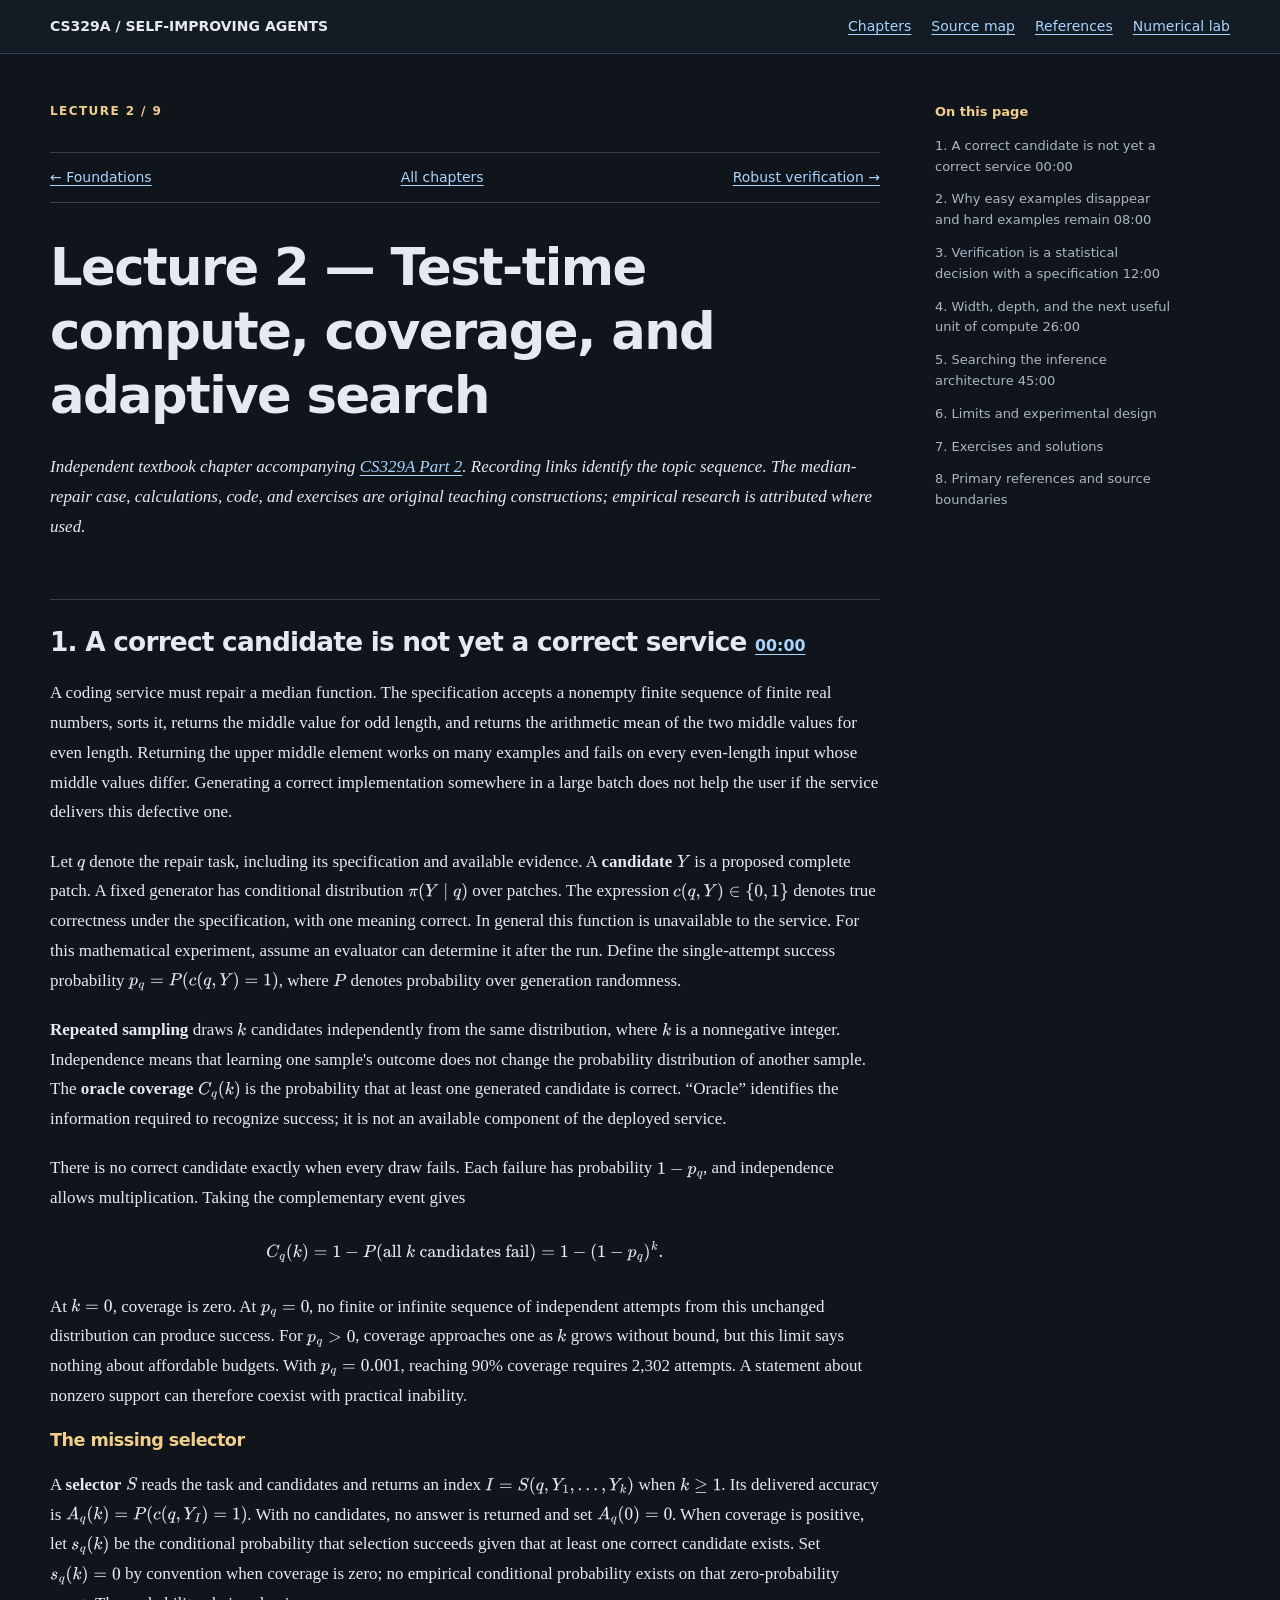
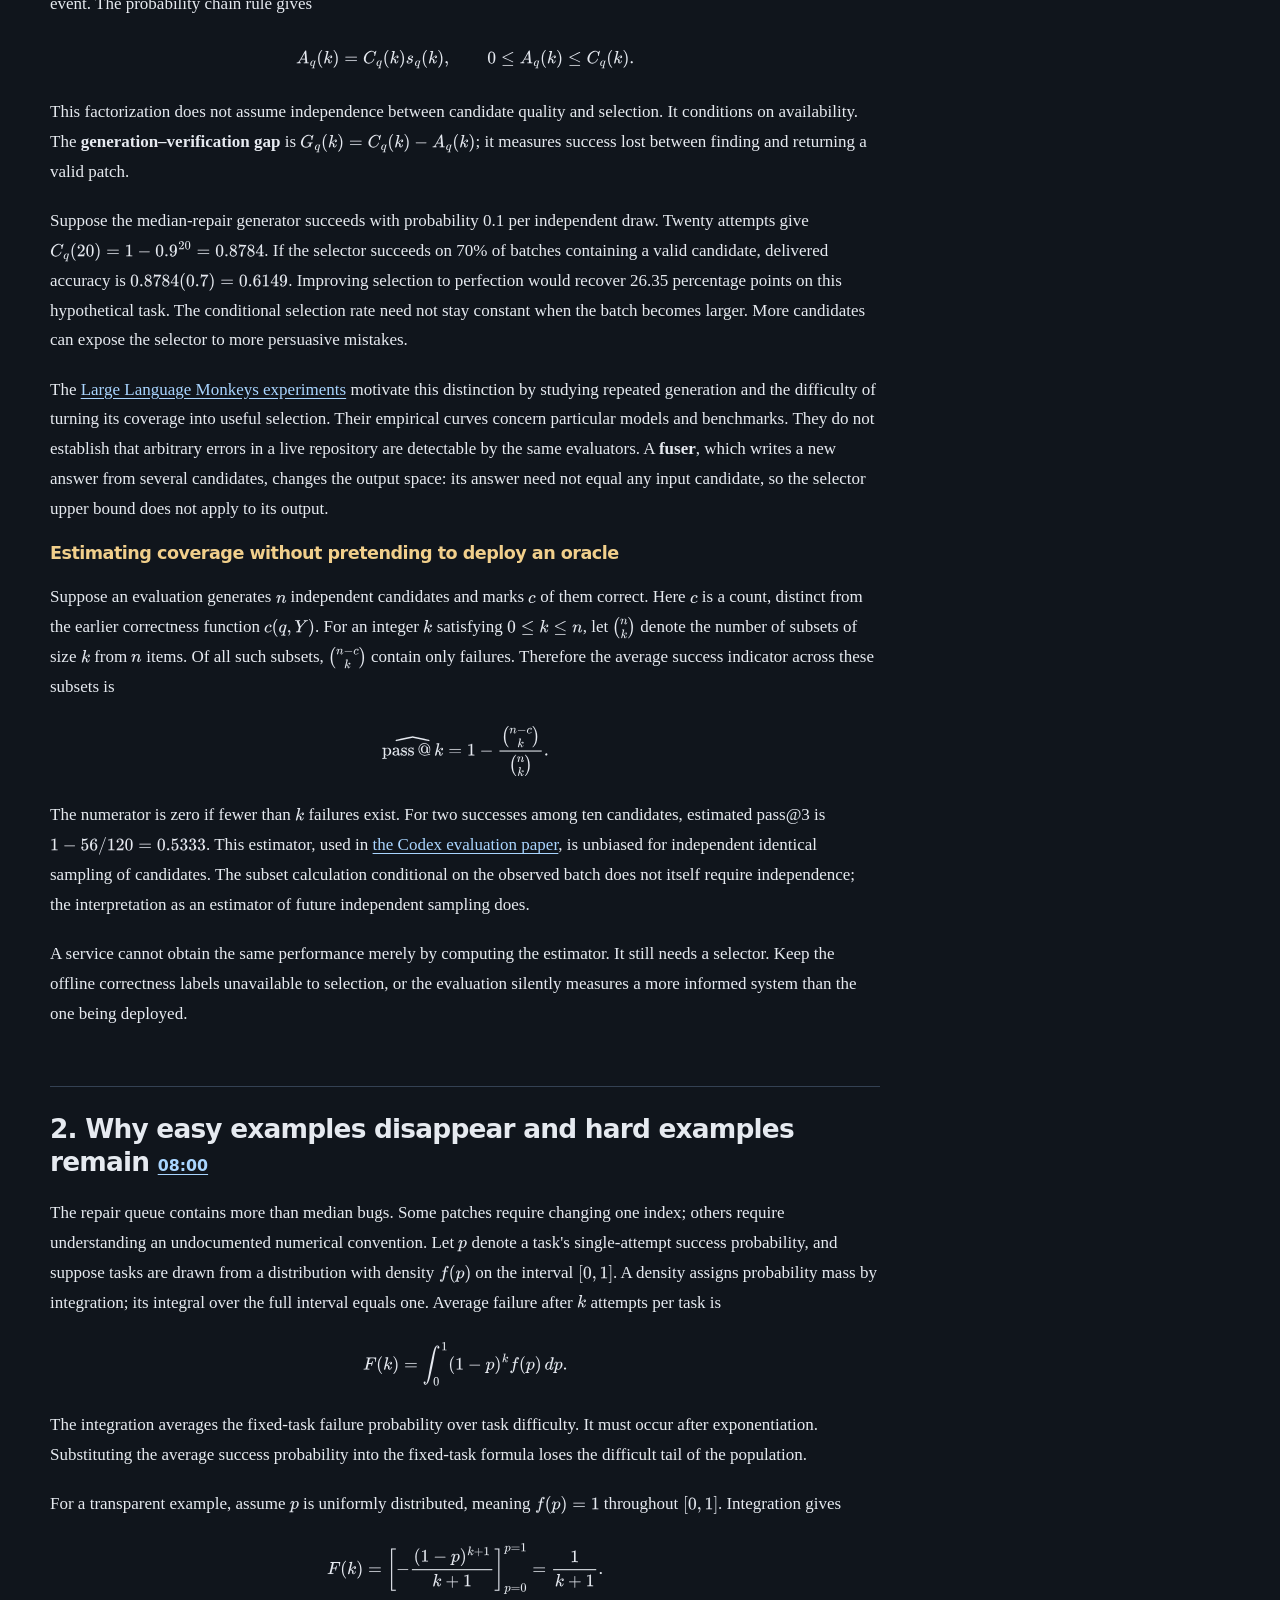
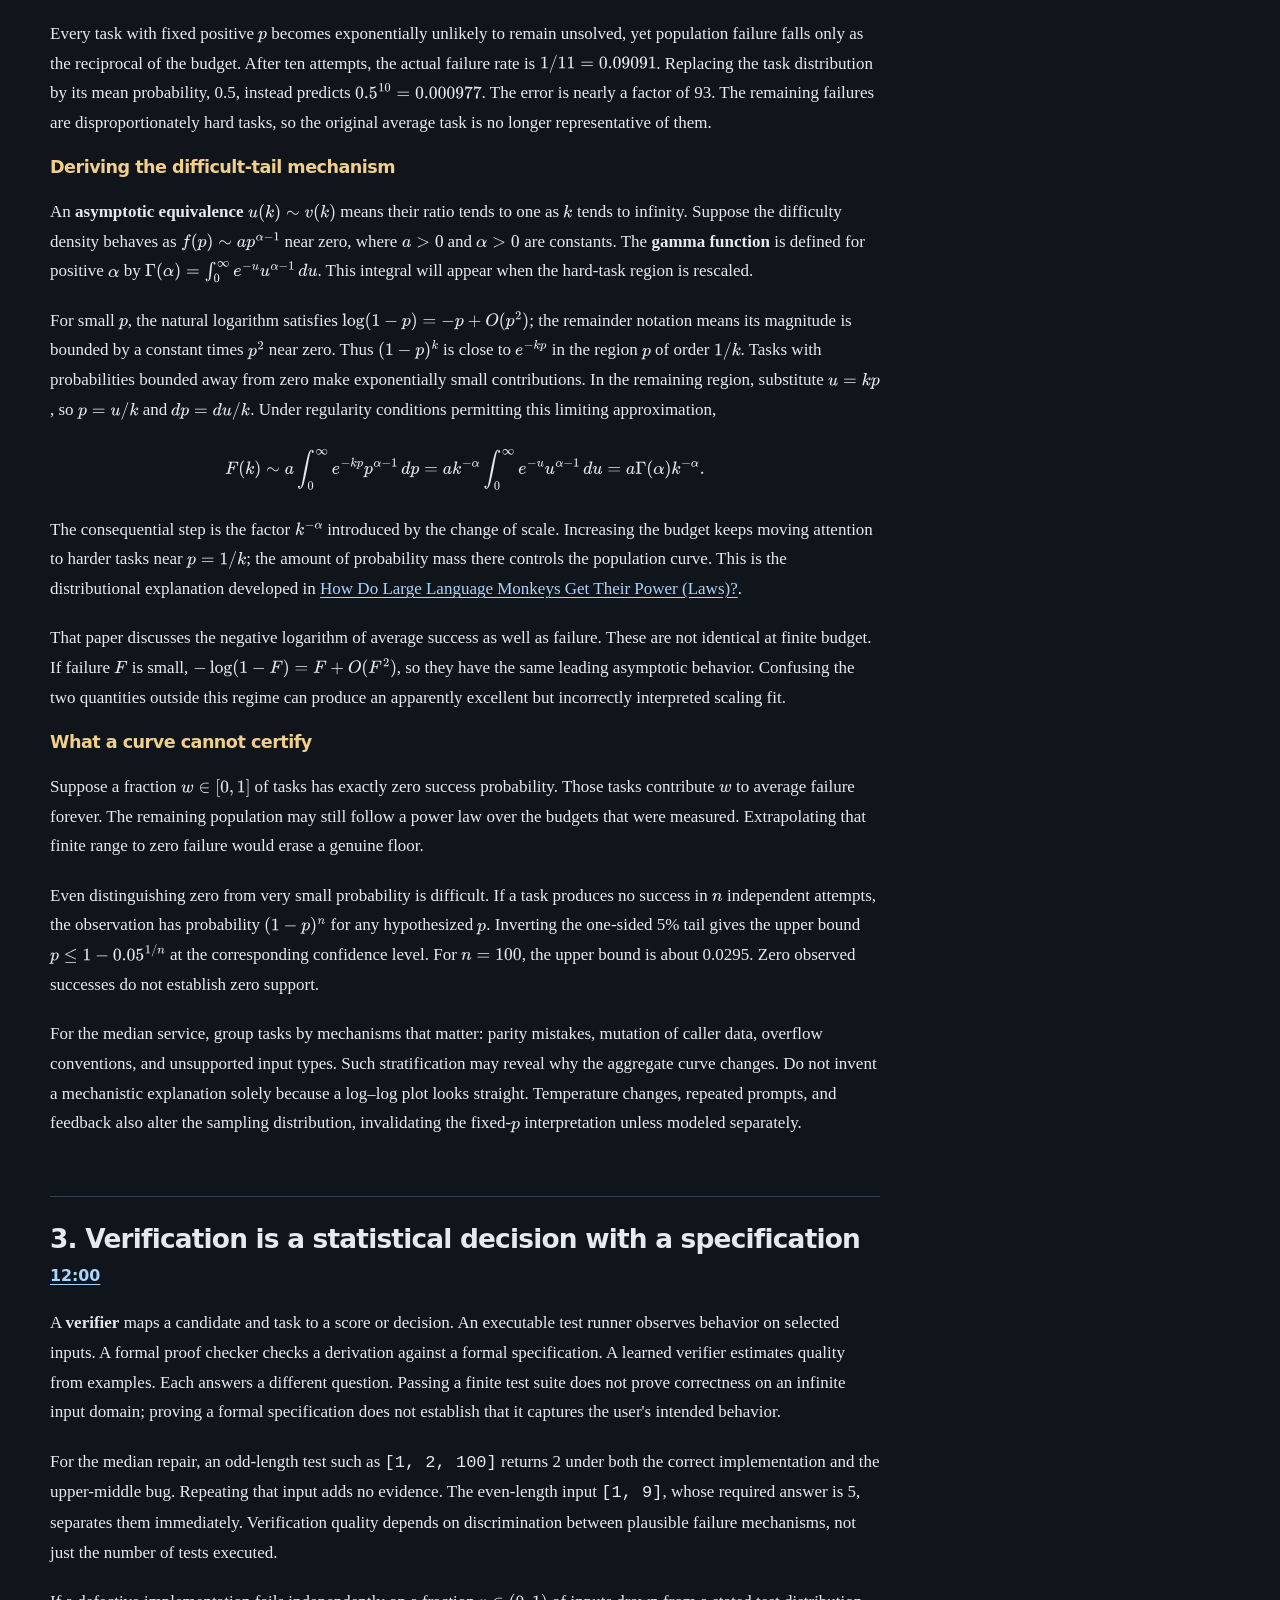
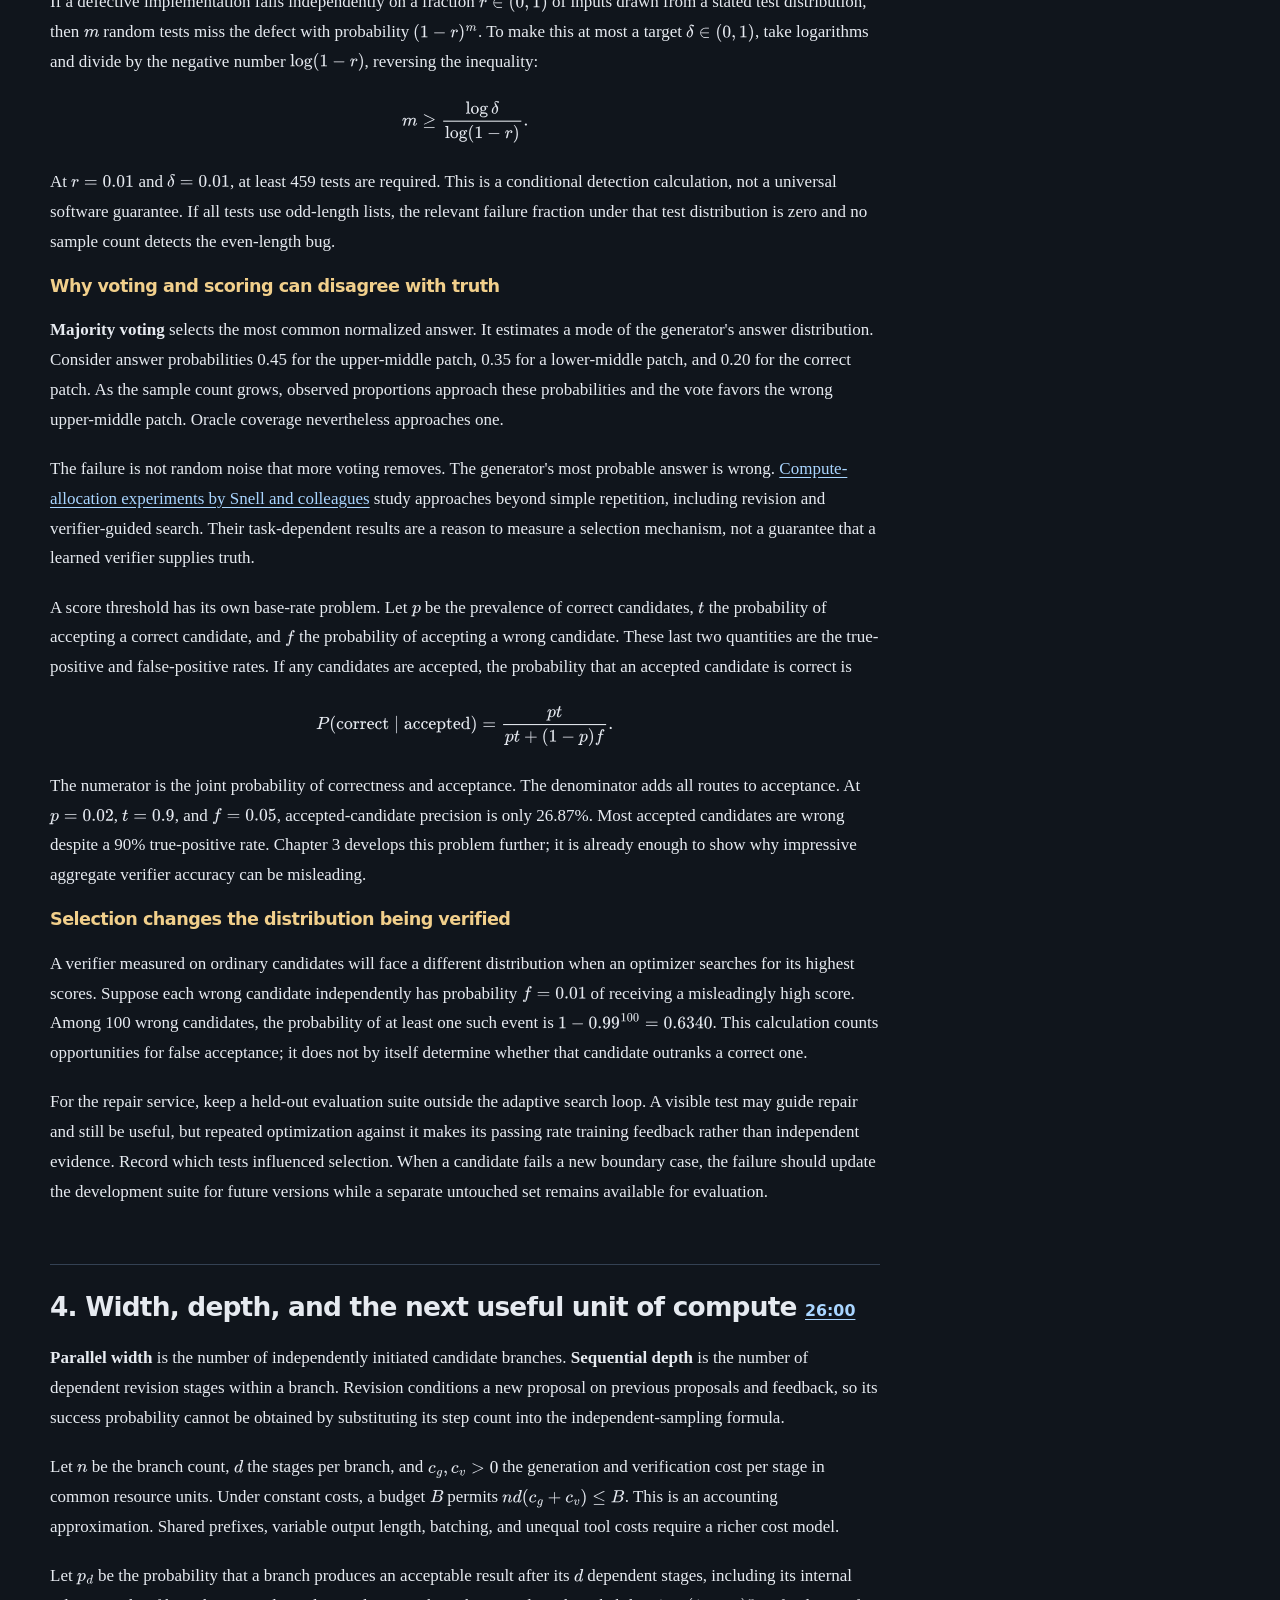
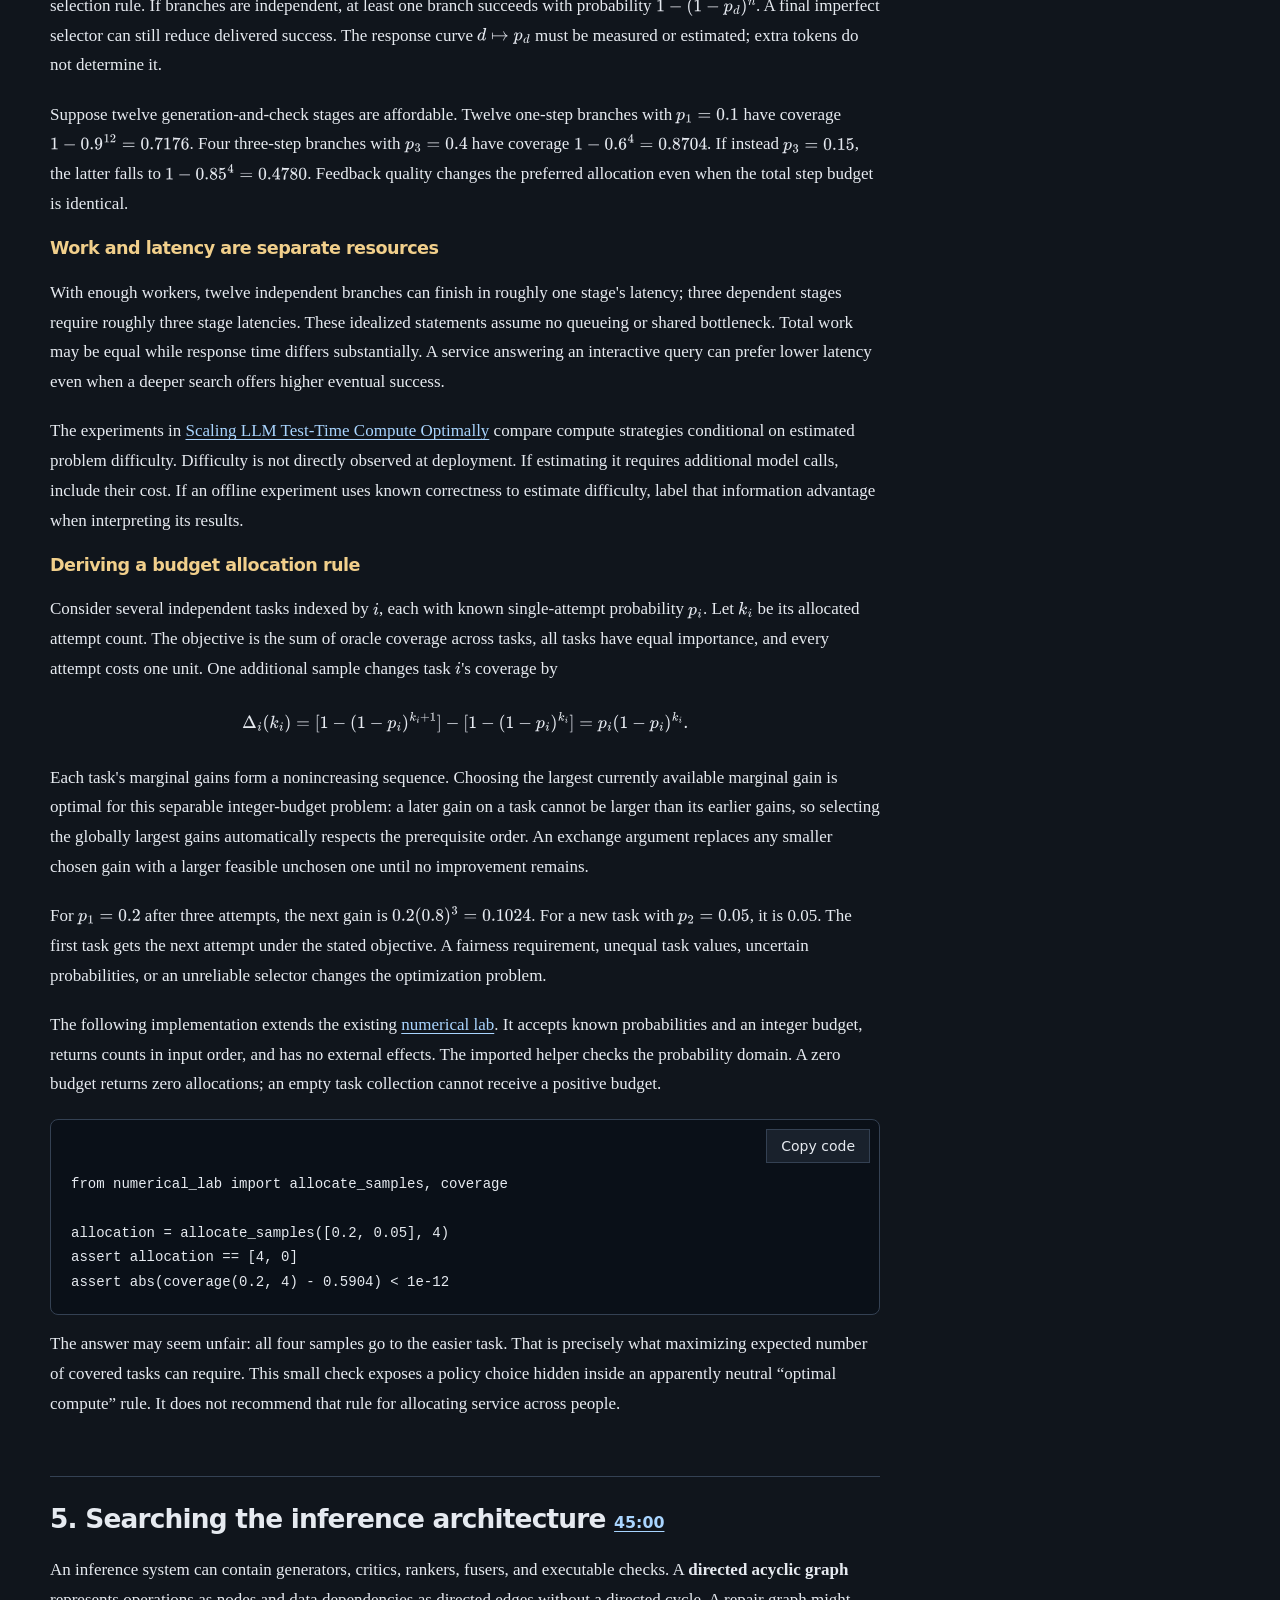
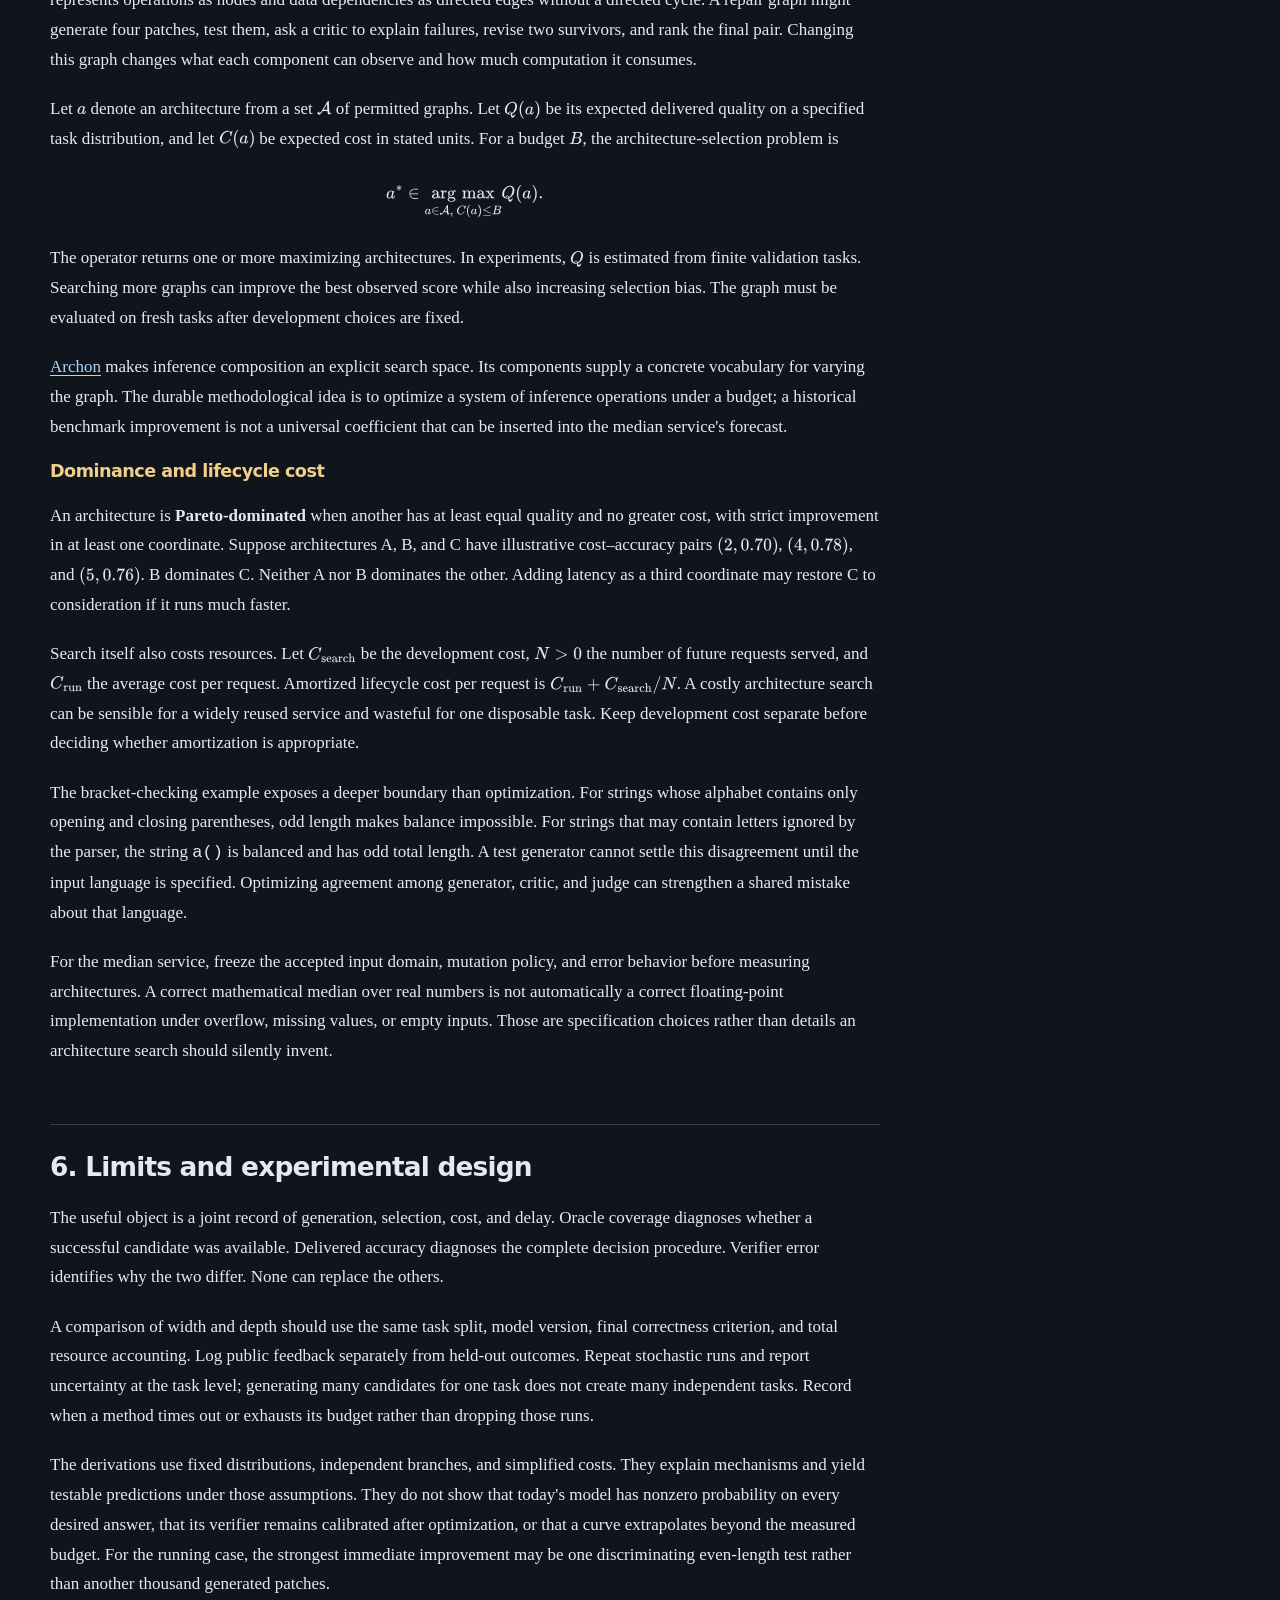
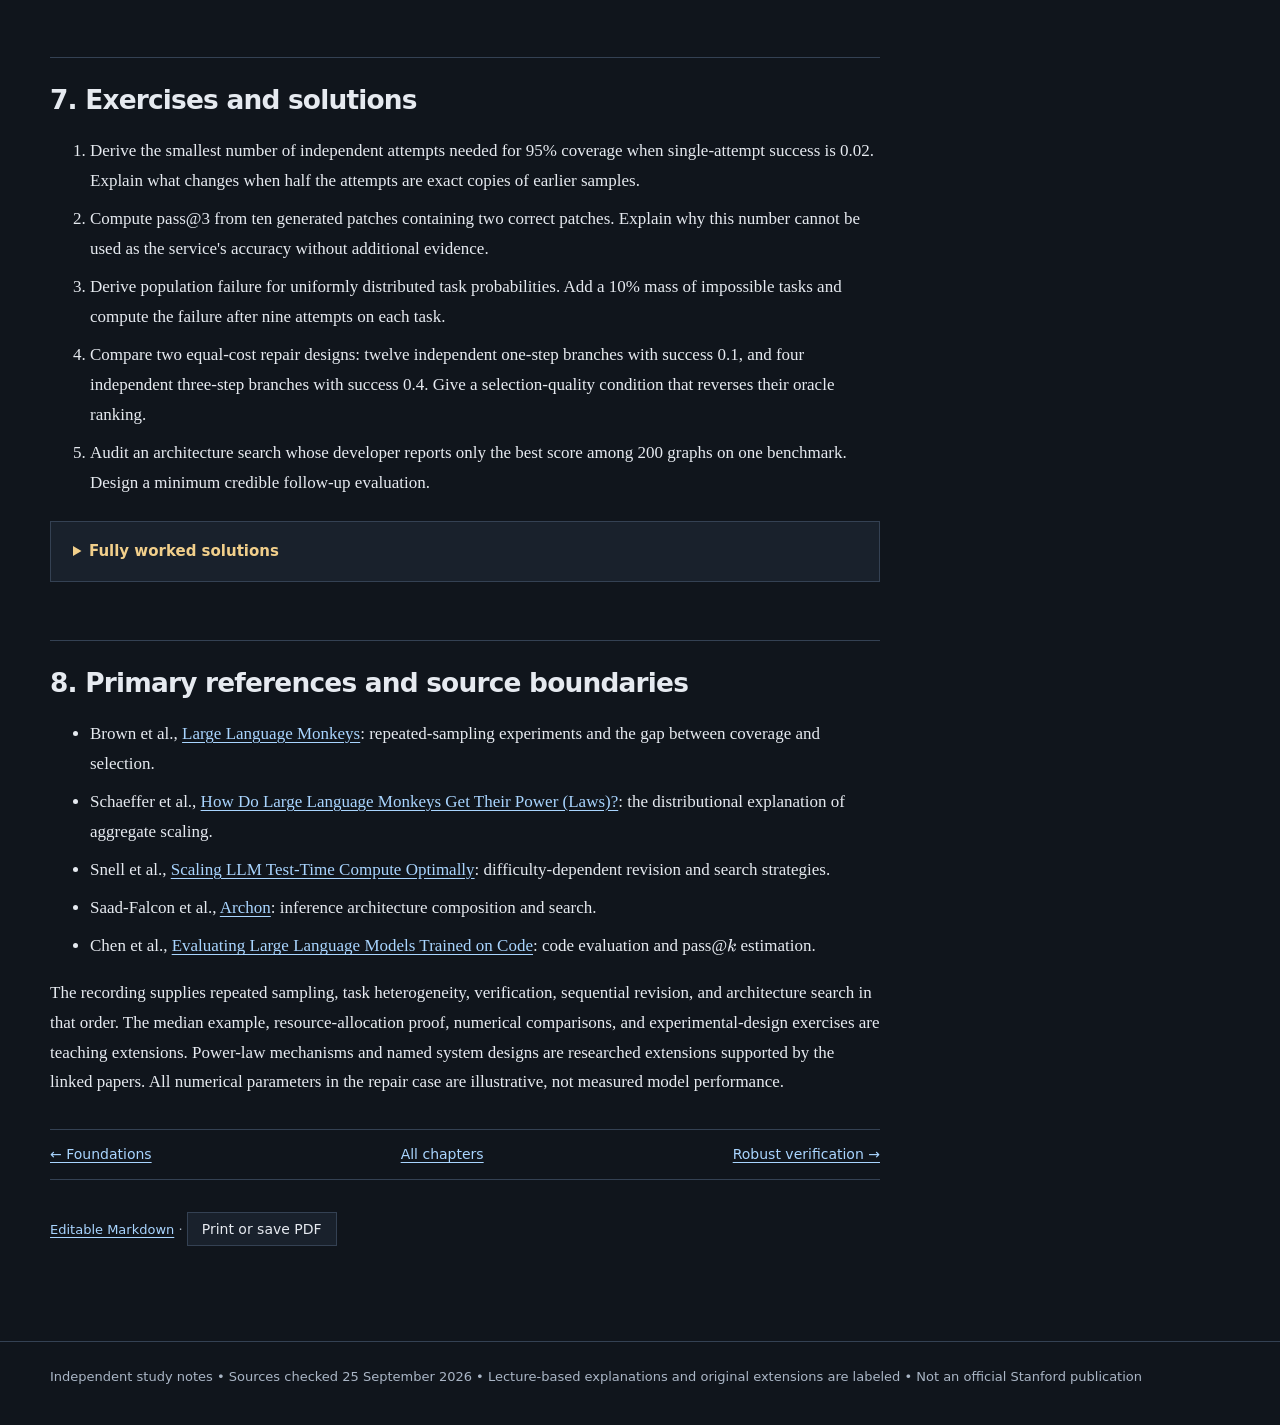
<file: lecture-02-test-time-compute.html>
<!doctype html><html lang="en"><head><meta charset="utf-8"><meta name="viewport" content="width=device-width,initial-scale=1"><title>Test-time compute · CS329A study notes</title><link rel="stylesheet" href="assets/notes.css"><script>window.MathJax={tex:{inlineMath:[['$','$']],displayMath:[['$$','$$']]},svg:{fontCache:'local'},options:{enableMenu:false}};</script><script defer src="assets/mathjax-tex-svg.js"></script></head><body>
<a class="skip" href="#main">Skip to main content</a><header class="top"><div class="shell"><a class="brand" href="index.html">CS329A / SELF-IMPROVING AGENTS</a><nav aria-label="Main navigation"><a href="index.html">Chapters</a><a href="source-map.html">Source map</a><a href="references.html">References</a><a href="numerical-lab.html">Numerical lab</a></nav></div></header>
<div class="shell layout"><main class="main" id="main"><div class="eyebrow">Lecture 2 / 9</div><nav class="chapter-nav" aria-label="Chapter navigation"><a href="lecture-01-overview.html">← Foundations</a><a href="index.html">All chapters</a><a class="next" href="lecture-03-verification.html">Robust verification →</a></nav><h1 id="lecture-2-test-time-compute-coverage-and-adaptive-search">Lecture 2 — Test-time compute, coverage, and adaptive search</h1><details class="mobile-toc"><summary>Chapter contents</summary><strong>On this page</strong><ol><li><a href="#1-a-correct-candidate-is-not-yet-a-correct-service-0000">1. A correct candidate is not yet a correct service 00:00</a></li><li><a href="#2-why-easy-examples-disappear-and-hard-examples-remain-0800">2. Why easy examples disappear and hard examples remain 08:00</a></li><li><a href="#3-verification-is-a-statistical-decision-with-a-specification-1200">3. Verification is a statistical decision with a specification 12:00</a></li><li><a href="#4-width-depth-and-the-next-useful-unit-of-compute-2600">4. Width, depth, and the next useful unit of compute 26:00</a></li><li><a href="#5-searching-the-inference-architecture-4500">5. Searching the inference architecture 45:00</a></li><li><a href="#6-limits-and-experimental-design">6. Limits and experimental design</a></li><li><a href="#7-exercises-and-solutions">7. Exercises and solutions</a></li><li><a href="#8-primary-references-and-source-boundaries">8. Primary references and source boundaries</a></li></ol></details>
<p><em>Independent textbook chapter accompanying <a href="https://www.youtube.com/watch?v=-Ggc37xLj_Y">CS329A Part 2</a>. Recording links identify the topic sequence. The median-repair case, calculations, code, and exercises are original teaching constructions; empirical research is attributed where used.</em></p>
<h2 id="1-a-correct-candidate-is-not-yet-a-correct-service-0000">1. A correct candidate is not yet a correct service <a href="https://www.youtube.com/watch?v=-Ggc37xLj_Y&amp;t=0s">00:00</a></h2>
<p>A coding service must repair a median function. The specification accepts a nonempty finite sequence of finite real numbers, sorts it, returns the middle value for odd length, and returns the arithmetic mean of the two middle values for even length. Returning the upper middle element works on many examples and fails on every even-length input whose middle values differ. Generating a correct implementation somewhere in a large batch does not help the user if the service delivers this defective one.</p>
<p>Let $q$ denote the repair task, including its specification and available evidence. A <strong>candidate</strong> $Y$ is a proposed complete patch. A fixed generator has conditional distribution $\pi(Y\mid q)$ over patches. The expression $c(q,Y)\in\{0,1\}$ denotes true correctness under the specification, with one meaning correct. In general this function is unavailable to the service. For this mathematical experiment, assume an evaluator can determine it after the run. Define the single-attempt success probability $p_q=P(c(q,Y)=1)$, where $P$ denotes probability over generation randomness.</p>
<p><strong>Repeated sampling</strong> draws $k$ candidates independently from the same distribution, where $k$ is a nonnegative integer. Independence means that learning one sample's outcome does not change the probability distribution of another sample. The <strong>oracle coverage</strong> $C_q(k)$ is the probability that at least one generated candidate is correct. “Oracle” identifies the information required to recognize success; it is not an available component of the deployed service.</p>
<p>There is no correct candidate exactly when every draw fails. Each failure has probability $1-p_q$, and independence allows multiplication. Taking the complementary event gives</p>
<p>$$C_q(k)=1-P(\text{all }k\text{ candidates fail})=1-(1-p_q)^k.$$</p>
<p>At $k=0$, coverage is zero. At $p_q=0$, no finite or infinite sequence of independent attempts from this unchanged distribution can produce success. For $p_q&gt;0$, coverage approaches one as $k$ grows without bound, but this limit says nothing about affordable budgets. With $p_q=0.001$, reaching 90% coverage requires 2,302 attempts. A statement about nonzero support can therefore coexist with practical inability.</p>
<h3 id="the-missing-selector">The missing selector</h3>
<p>A <strong>selector</strong> $S$ reads the task and candidates and returns an index $I=S(q,Y_1,\ldots,Y_k)$ when $k\ge1$. Its delivered accuracy is $A_q(k)=P(c(q,Y_I)=1)$. With no candidates, no answer is returned and set $A_q(0)=0$. When coverage is positive, let $s_q(k)$ be the conditional probability that selection succeeds given that at least one correct candidate exists. Set $s_q(k)=0$ by convention when coverage is zero; no empirical conditional probability exists on that zero-probability event. The probability chain rule gives</p>
<p>$$A_q(k)=C_q(k)s_q(k),\qquad 0\le A_q(k)\le C_q(k).$$</p>
<p>This factorization does not assume independence between candidate quality and selection. It conditions on availability. The <strong>generation–verification gap</strong> is $G_q(k)=C_q(k)-A_q(k)$; it measures success lost between finding and returning a valid patch.</p>
<p>Suppose the median-repair generator succeeds with probability 0.1 per independent draw. Twenty attempts give $C_q(20)=1-0.9^{20}=0.8784$. If the selector succeeds on 70% of batches containing a valid candidate, delivered accuracy is $0.8784(0.7)=0.6149$. Improving selection to perfection would recover 26.35 percentage points on this hypothetical task. The conditional selection rate need not stay constant when the batch becomes larger. More candidates can expose the selector to more persuasive mistakes.</p>
<p>The <a href="https://arxiv.org/abs/2407.21787">Large Language Monkeys experiments</a> motivate this distinction by studying repeated generation and the difficulty of turning its coverage into useful selection. Their empirical curves concern particular models and benchmarks. They do not establish that arbitrary errors in a live repository are detectable by the same evaluators. A <strong>fuser</strong>, which writes a new answer from several candidates, changes the output space: its answer need not equal any input candidate, so the selector upper bound does not apply to its output.</p>
<h3 id="estimating-coverage-without-pretending-to-deploy-an-oracle">Estimating coverage without pretending to deploy an oracle</h3>
<p>Suppose an evaluation generates $n$ independent candidates and marks $c$ of them correct. Here $c$ is a count, distinct from the earlier correctness function $c(q,Y)$. For an integer $k$ satisfying $0\le k\le n$, let $\binom nk$ denote the number of subsets of size $k$ from $n$ items. Of all such subsets, $\binom{n-c}{k}$ contain only failures. Therefore the average success indicator across these subsets is</p>
<p>$$\widehat{\operatorname{pass@}k}=1-\frac{\binom{n-c}{k}}{\binom nk}.$$</p>
<p>The numerator is zero if fewer than $k$ failures exist. For two successes among ten candidates, estimated pass@3 is $1-56/120=0.5333$. This estimator, used in <a href="https://arxiv.org/abs/2107.03374">the Codex evaluation paper</a>, is unbiased for independent identical sampling of candidates. The subset calculation conditional on the observed batch does not itself require independence; the interpretation as an estimator of future independent sampling does.</p>
<p>A service cannot obtain the same performance merely by computing the estimator. It still needs a selector. Keep the offline correctness labels unavailable to selection, or the evaluation silently measures a more informed system than the one being deployed.</p>
<h2 id="2-why-easy-examples-disappear-and-hard-examples-remain-0800">2. Why easy examples disappear and hard examples remain <a href="https://www.youtube.com/watch?v=-Ggc37xLj_Y&amp;t=480s">08:00</a></h2>
<p>The repair queue contains more than median bugs. Some patches require changing one index; others require understanding an undocumented numerical convention. Let $p$ denote a task's single-attempt success probability, and suppose tasks are drawn from a distribution with density $f(p)$ on the interval $[0,1]$. A density assigns probability mass by integration; its integral over the full interval equals one. Average failure after $k$ attempts per task is</p>
<p>$$F(k)=\int_0^1(1-p)^k f(p)\,dp.$$</p>
<p>The integration averages the fixed-task failure probability over task difficulty. It must occur after exponentiation. Substituting the average success probability into the fixed-task formula loses the difficult tail of the population.</p>
<p>For a transparent example, assume $p$ is uniformly distributed, meaning $f(p)=1$ throughout $[0,1]$. Integration gives</p>
<p>$$F(k)=\left[-\frac{(1-p)^{k+1}}{k+1}\right]_{p=0}^{p=1}=\frac1{k+1}.$$</p>
<p>Every task with fixed positive $p$ becomes exponentially unlikely to remain unsolved, yet population failure falls only as the reciprocal of the budget. After ten attempts, the actual failure rate is $1/11=0.09091$. Replacing the task distribution by its mean probability, 0.5, instead predicts $0.5^{10}=0.000977$. The error is nearly a factor of 93. The remaining failures are disproportionately hard tasks, so the original average task is no longer representative of them.</p>
<h3 id="deriving-the-difficult-tail-mechanism">Deriving the difficult-tail mechanism</h3>
<p>An <strong>asymptotic equivalence</strong> $u(k)\sim v(k)$ means their ratio tends to one as $k$ tends to infinity. Suppose the difficulty density behaves as $f(p)\sim ap^{\alpha-1}$ near zero, where $a&gt;0$ and $\alpha&gt;0$ are constants. The <strong>gamma function</strong> is defined for positive $\alpha$ by $\Gamma(\alpha)=\int_0^\infty e^{-u}u^{\alpha-1}\,du$. This integral will appear when the hard-task region is rescaled.</p>
<p>For small $p$, the natural logarithm satisfies $\log(1-p)=-p+O(p^2)$; the remainder notation means its magnitude is bounded by a constant times $p^2$ near zero. Thus $(1-p)^k$ is close to $e^{-kp}$ in the region $p$ of order $1/k$. Tasks with probabilities bounded away from zero make exponentially small contributions. In the remaining region, substitute $u=kp$, so $p=u/k$ and $dp=du/k$. Under regularity conditions permitting this limiting approximation,</p>
<p>$$F(k)\sim a\int_0^\infty e^{-kp}p^{\alpha-1}\,dp
=a k^{-\alpha}\int_0^\infty e^{-u}u^{\alpha-1}\,du
=a\Gamma(\alpha)k^{-\alpha}.$$</p>
<p>The consequential step is the factor $k^{-\alpha}$ introduced by the change of scale. Increasing the budget keeps moving attention to harder tasks near $p=1/k$; the amount of probability mass there controls the population curve. This is the distributional explanation developed in <a href="https://arxiv.org/abs/2502.17578">How Do Large Language Monkeys Get Their Power (Laws)?</a>.</p>
<p>That paper discusses the negative logarithm of average success as well as failure. These are not identical at finite budget. If failure $F$ is small, $-\log(1-F)=F+O(F^2)$, so they have the same leading asymptotic behavior. Confusing the two quantities outside this regime can produce an apparently excellent but incorrectly interpreted scaling fit.</p>
<h3 id="what-a-curve-cannot-certify">What a curve cannot certify</h3>
<p>Suppose a fraction $w\in[0,1]$ of tasks has exactly zero success probability. Those tasks contribute $w$ to average failure forever. The remaining population may still follow a power law over the budgets that were measured. Extrapolating that finite range to zero failure would erase a genuine floor.</p>
<p>Even distinguishing zero from very small probability is difficult. If a task produces no success in $n$ independent attempts, the observation has probability $(1-p)^n$ for any hypothesized $p$. Inverting the one-sided 5% tail gives the upper bound $p\le1-0.05^{1/n}$ at the corresponding confidence level. For $n=100$, the upper bound is about 0.0295. Zero observed successes do not establish zero support.</p>
<p>For the median service, group tasks by mechanisms that matter: parity mistakes, mutation of caller data, overflow conventions, and unsupported input types. Such stratification may reveal why the aggregate curve changes. Do not invent a mechanistic explanation solely because a log–log plot looks straight. Temperature changes, repeated prompts, and feedback also alter the sampling distribution, invalidating the fixed-$p$ interpretation unless modeled separately.</p>
<h2 id="3-verification-is-a-statistical-decision-with-a-specification-1200">3. Verification is a statistical decision with a specification <a href="https://www.youtube.com/watch?v=-Ggc37xLj_Y&amp;t=720s">12:00</a></h2>
<p>A <strong>verifier</strong> maps a candidate and task to a score or decision. An executable test runner observes behavior on selected inputs. A formal proof checker checks a derivation against a formal specification. A learned verifier estimates quality from examples. Each answers a different question. Passing a finite test suite does not prove correctness on an infinite input domain; proving a formal specification does not establish that it captures the user's intended behavior.</p>
<p>For the median repair, an odd-length test such as <code>[1, 2, 100]</code> returns 2 under both the correct implementation and the upper-middle bug. Repeating that input adds no evidence. The even-length input <code>[1, 9]</code>, whose required answer is 5, separates them immediately. Verification quality depends on discrimination between plausible failure mechanisms, not just the number of tests executed.</p>
<p>If a defective implementation fails independently on a fraction $r\in(0,1)$ of inputs drawn from a stated test distribution, then $m$ random tests miss the defect with probability $(1-r)^m$. To make this at most a target $\delta\in(0,1)$, take logarithms and divide by the negative number $\log(1-r)$, reversing the inequality:</p>
<p>$$m\ge\frac{\log\delta}{\log(1-r)}.$$</p>
<p>At $r=0.01$ and $\delta=0.01$, at least 459 tests are required. This is a conditional detection calculation, not a universal software guarantee. If all tests use odd-length lists, the relevant failure fraction under that test distribution is zero and no sample count detects the even-length bug.</p>
<h3 id="why-voting-and-scoring-can-disagree-with-truth">Why voting and scoring can disagree with truth</h3>
<p><strong>Majority voting</strong> selects the most common normalized answer. It estimates a mode of the generator's answer distribution. Consider answer probabilities 0.45 for the upper-middle patch, 0.35 for a lower-middle patch, and 0.20 for the correct patch. As the sample count grows, observed proportions approach these probabilities and the vote favors the wrong upper-middle patch. Oracle coverage nevertheless approaches one.</p>
<p>The failure is not random noise that more voting removes. The generator's most probable answer is wrong. <a href="https://arxiv.org/abs/2408.03314">Compute-allocation experiments by Snell and colleagues</a> study approaches beyond simple repetition, including revision and verifier-guided search. Their task-dependent results are a reason to measure a selection mechanism, not a guarantee that a learned verifier supplies truth.</p>
<p>A score threshold has its own base-rate problem. Let $p$ be the prevalence of correct candidates, $t$ the probability of accepting a correct candidate, and $f$ the probability of accepting a wrong candidate. These last two quantities are the true-positive and false-positive rates. If any candidates are accepted, the probability that an accepted candidate is correct is</p>
<p>$$P(\text{correct}\mid\text{accepted})=\frac{pt}{pt+(1-p)f}.$$</p>
<p>The numerator is the joint probability of correctness and acceptance. The denominator adds all routes to acceptance. At $p=0.02$, $t=0.9$, and $f=0.05$, accepted-candidate precision is only 26.87%. Most accepted candidates are wrong despite a 90% true-positive rate. Chapter 3 develops this problem further; it is already enough to show why impressive aggregate verifier accuracy can be misleading.</p>
<h3 id="selection-changes-the-distribution-being-verified">Selection changes the distribution being verified</h3>
<p>A verifier measured on ordinary candidates will face a different distribution when an optimizer searches for its highest scores. Suppose each wrong candidate independently has probability $f=0.01$ of receiving a misleadingly high score. Among 100 wrong candidates, the probability of at least one such event is $1-0.99^{100}=0.6340$. This calculation counts opportunities for false acceptance; it does not by itself determine whether that candidate outranks a correct one.</p>
<p>For the repair service, keep a held-out evaluation suite outside the adaptive search loop. A visible test may guide repair and still be useful, but repeated optimization against it makes its passing rate training feedback rather than independent evidence. Record which tests influenced selection. When a candidate fails a new boundary case, the failure should update the development suite for future versions while a separate untouched set remains available for evaluation.</p>
<h2 id="4-width-depth-and-the-next-useful-unit-of-compute-2600">4. Width, depth, and the next useful unit of compute <a href="https://www.youtube.com/watch?v=-Ggc37xLj_Y&amp;t=1560s">26:00</a></h2>
<p><strong>Parallel width</strong> is the number of independently initiated candidate branches. <strong>Sequential depth</strong> is the number of dependent revision stages within a branch. Revision conditions a new proposal on previous proposals and feedback, so its success probability cannot be obtained by substituting its step count into the independent-sampling formula.</p>
<p>Let $n$ be the branch count, $d$ the stages per branch, and $c_g,c_v&gt;0$ the generation and verification cost per stage in common resource units. Under constant costs, a budget $B$ permits $nd(c_g+c_v)\le B$. This is an accounting approximation. Shared prefixes, variable output length, batching, and unequal tool costs require a richer cost model.</p>
<p>Let $p_d$ be the probability that a branch produces an acceptable result after its $d$ dependent stages, including its internal selection rule. If branches are independent, at least one branch succeeds with probability $1-(1-p_d)^n$. A final imperfect selector can still reduce delivered success. The response curve $d\mapsto p_d$ must be measured or estimated; extra tokens do not determine it.</p>
<p>Suppose twelve generation-and-check stages are affordable. Twelve one-step branches with $p_1=0.1$ have coverage $1-0.9^{12}=0.7176$. Four three-step branches with $p_3=0.4$ have coverage $1-0.6^4=0.8704$. If instead $p_3=0.15$, the latter falls to $1-0.85^4=0.4780$. Feedback quality changes the preferred allocation even when the total step budget is identical.</p>
<h3 id="work-and-latency-are-separate-resources">Work and latency are separate resources</h3>
<p>With enough workers, twelve independent branches can finish in roughly one stage's latency; three dependent stages require roughly three stage latencies. These idealized statements assume no queueing or shared bottleneck. Total work may be equal while response time differs substantially. A service answering an interactive query can prefer lower latency even when a deeper search offers higher eventual success.</p>
<p>The experiments in <a href="https://arxiv.org/abs/2408.03314">Scaling LLM Test-Time Compute Optimally</a> compare compute strategies conditional on estimated problem difficulty. Difficulty is not directly observed at deployment. If estimating it requires additional model calls, include their cost. If an offline experiment uses known correctness to estimate difficulty, label that information advantage when interpreting its results.</p>
<h3 id="deriving-a-budget-allocation-rule">Deriving a budget allocation rule</h3>
<p>Consider several independent tasks indexed by $i$, each with known single-attempt probability $p_i$. Let $k_i$ be its allocated attempt count. The objective is the sum of oracle coverage across tasks, all tasks have equal importance, and every attempt costs one unit. One additional sample changes task $i$'s coverage by</p>
<p>$$\Delta_i(k_i)=[1-(1-p_i)^{k_i+1}]-[1-(1-p_i)^{k_i}]
=p_i(1-p_i)^{k_i}.$$</p>
<p>Each task's marginal gains form a nonincreasing sequence. Choosing the largest currently available marginal gain is optimal for this separable integer-budget problem: a later gain on a task cannot be larger than its earlier gains, so selecting the globally largest gains automatically respects the prerequisite order. An exchange argument replaces any smaller chosen gain with a larger feasible unchosen one until no improvement remains.</p>
<p>For $p_1=0.2$ after three attempts, the next gain is $0.2(0.8)^3=0.1024$. For a new task with $p_2=0.05$, it is 0.05. The first task gets the next attempt under the stated objective. A fairness requirement, unequal task values, uncertain probabilities, or an unreliable selector changes the optimization problem.</p>
<p>The following implementation extends the existing <a href="numerical_lab.py">numerical lab</a>. It accepts known probabilities and an integer budget, returns counts in input order, and has no external effects. The imported helper checks the probability domain. A zero budget returns zero allocations; an empty task collection cannot receive a positive budget.</p>
<pre><code class="language-python">from numerical_lab import allocate_samples, coverage

allocation = allocate_samples([0.2, 0.05], 4)
assert allocation == [4, 0]
assert abs(coverage(0.2, 4) - 0.5904) &lt; 1e-12
</code></pre>
<p>The answer may seem unfair: all four samples go to the easier task. That is precisely what maximizing expected number of covered tasks can require. This small check exposes a policy choice hidden inside an apparently neutral “optimal compute” rule. It does not recommend that rule for allocating service across people.</p>
<h2 id="5-searching-the-inference-architecture-4500">5. Searching the inference architecture <a href="https://www.youtube.com/watch?v=-Ggc37xLj_Y&amp;t=2700s">45:00</a></h2>
<p>An inference system can contain generators, critics, rankers, fusers, and executable checks. A <strong>directed acyclic graph</strong> represents operations as nodes and data dependencies as directed edges without a directed cycle. A repair graph might generate four patches, test them, ask a critic to explain failures, revise two survivors, and rank the final pair. Changing this graph changes what each component can observe and how much computation it consumes.</p>
<p>Let $a$ denote an architecture from a set $\mathcal A$ of permitted graphs. Let $Q(a)$ be its expected delivered quality on a specified task distribution, and let $C(a)$ be expected cost in stated units. For a budget $B$, the architecture-selection problem is</p>
<p>$$a^*\in\operatorname*{arg\,max}_{a\in\mathcal A,\ C(a)\le B}Q(a).$$</p>
<p>The operator returns one or more maximizing architectures. In experiments, $Q$ is estimated from finite validation tasks. Searching more graphs can improve the best observed score while also increasing selection bias. The graph must be evaluated on fresh tasks after development choices are fixed.</p>
<p><a href="https://arxiv.org/abs/2409.15254">Archon</a> makes inference composition an explicit search space. Its components supply a concrete vocabulary for varying the graph. The durable methodological idea is to optimize a system of inference operations under a budget; a historical benchmark improvement is not a universal coefficient that can be inserted into the median service's forecast.</p>
<h3 id="dominance-and-lifecycle-cost">Dominance and lifecycle cost</h3>
<p>An architecture is <strong>Pareto-dominated</strong> when another has at least equal quality and no greater cost, with strict improvement in at least one coordinate. Suppose architectures A, B, and C have illustrative cost–accuracy pairs $(2,0.70)$, $(4,0.78)$, and $(5,0.76)$. B dominates C. Neither A nor B dominates the other. Adding latency as a third coordinate may restore C to consideration if it runs much faster.</p>
<p>Search itself also costs resources. Let $C_{\rm search}$ be the development cost, $N&gt;0$ the number of future requests served, and $C_{\rm run}$ the average cost per request. Amortized lifecycle cost per request is $C_{\rm run}+C_{\rm search}/N$. A costly architecture search can be sensible for a widely reused service and wasteful for one disposable task. Keep development cost separate before deciding whether amortization is appropriate.</p>
<p>The bracket-checking example exposes a deeper boundary than optimization. For strings whose alphabet contains only opening and closing parentheses, odd length makes balance impossible. For strings that may contain letters ignored by the parser, the string <code>a()</code> is balanced and has odd total length. A test generator cannot settle this disagreement until the input language is specified. Optimizing agreement among generator, critic, and judge can strengthen a shared mistake about that language.</p>
<p>For the median service, freeze the accepted input domain, mutation policy, and error behavior before measuring architectures. A correct mathematical median over real numbers is not automatically a correct floating-point implementation under overflow, missing values, or empty inputs. Those are specification choices rather than details an architecture search should silently invent.</p>
<h2 id="6-limits-and-experimental-design">6. Limits and experimental design</h2>
<p>The useful object is a joint record of generation, selection, cost, and delay. Oracle coverage diagnoses whether a successful candidate was available. Delivered accuracy diagnoses the complete decision procedure. Verifier error identifies why the two differ. None can replace the others.</p>
<p>A comparison of width and depth should use the same task split, model version, final correctness criterion, and total resource accounting. Log public feedback separately from held-out outcomes. Repeat stochastic runs and report uncertainty at the task level; generating many candidates for one task does not create many independent tasks. Record when a method times out or exhausts its budget rather than dropping those runs.</p>
<p>The derivations use fixed distributions, independent branches, and simplified costs. They explain mechanisms and yield testable predictions under those assumptions. They do not show that today's model has nonzero probability on every desired answer, that its verifier remains calibrated after optimization, or that a curve extrapolates beyond the measured budget. For the running case, the strongest immediate improvement may be one discriminating even-length test rather than another thousand generated patches.</p>
<h2 id="7-exercises-and-solutions">7. Exercises and solutions</h2>
<ol>
<li>Derive the smallest number of independent attempts needed for 95% coverage when single-attempt success is 0.02. Explain what changes when half the attempts are exact copies of earlier samples.</li>
<li>Compute pass@3 from ten generated patches containing two correct patches. Explain why this number cannot be used as the service's accuracy without additional evidence.</li>
<li>Derive population failure for uniformly distributed task probabilities. Add a 10% mass of impossible tasks and compute the failure after nine attempts on each task.</li>
<li>Compare two equal-cost repair designs: twelve independent one-step branches with success 0.1, and four independent three-step branches with success 0.4. Give a selection-quality condition that reverses their oracle ranking.</li>
<li>Audit an architecture search whose developer reports only the best score among 200 graphs on one benchmark. Design a minimum credible follow-up evaluation.</li>
</ol>
<details><summary>Fully worked solutions</summary>
<p><strong>1.</strong> Require $1-0.98^k\ge0.95$, so $0.98^k\le0.05$. Taking natural logarithms gives $k\log(0.98)\le\log(0.05)$. Division by the negative logarithm reverses the inequality, yielding $k\ge148.284\ldots$. The smallest integer is 149. Exact duplicates provide no new success event: if each independent patch is copied once, 150 submitted patches contain only 75 independent opportunities, whose coverage is $1-0.98^{75}\approx0.7802$. The raw number of outputs is not the number of independent draws.</p>
<p><strong>2.</strong> There are $\binom{10}{3}=120$ three-patch subsets and $\binom83=56$ all-failure subsets. Therefore estimated coverage is $64/120=8/15$. This is a probability of availability under the sampling interpretation. To infer delivered accuracy, separately estimate the probability of choosing a correct patch when one exists. For example, conditional selection accuracy 0.75 would give $(8/15)(0.75)=0.4$, subject to the same evaluation distribution.</p>
<p><strong>3.</strong> The antiderivative of $(1-p)^k$ is $-(1-p)^{k+1}/(k+1)$, so uniform-mixture failure is $1/(k+1)$. With impossible-task mass 0.1 and the remaining 0.9 distributed uniformly, failure is $0.1+0.9/(k+1)$. At $k=9$, it equals 0.19. The limiting failure is 0.1, not zero. This construction separates an observed improvement trend from an assumption about eventual solvability.</p>
<p><strong>4.</strong> The two coverages are approximately 0.7176 and 0.8704. Write their conditional selection accuracies as $s_1$ and $s_3$. The deeper design loses when $0.8704s_3&lt;0.7176s_1$, or $s_3/s_1&lt;0.8245$. If $s_1=0.9$ and $s_3=0.7$, delivered success is about 0.6458 versus 0.6093. The deeper design produces more successful batches but delivers fewer successful answers. Equal stage counts also do not imply equal latency.</p>
<p><strong>5.</strong> Freeze the chosen graph and its prompts, thresholds, model versions, and stopping rules. Evaluate it once on an untouched task set alongside the original baseline at matched cost, with repeated runs where stochasticity matters. Report delivered correctness, coverage if an evaluator can establish it, latency, resource use, and failure categories. Include all development evaluations in the search-cost total. A held-out improvement supports the selected graph on that population; it does not prove it is globally optimal among all possible graphs.</p>
</details>
<h2 id="8-primary-references-and-source-boundaries">8. Primary references and source boundaries</h2>
<ul>
<li>Brown et al., <a href="https://arxiv.org/abs/2407.21787">Large Language Monkeys</a>: repeated-sampling experiments and the gap between coverage and selection.</li>
<li>Schaeffer et al., <a href="https://arxiv.org/abs/2502.17578">How Do Large Language Monkeys Get Their Power (Laws)?</a>: the distributional explanation of aggregate scaling.</li>
<li>Snell et al., <a href="https://arxiv.org/abs/2408.03314">Scaling LLM Test-Time Compute Optimally</a>: difficulty-dependent revision and search strategies.</li>
<li>Saad-Falcon et al., <a href="https://arxiv.org/abs/2409.15254">Archon</a>: inference architecture composition and search.</li>
<li>Chen et al., <a href="https://arxiv.org/abs/2107.03374">Evaluating Large Language Models Trained on Code</a>: code evaluation and pass@$k$ estimation.</li>
</ul>
<p>The recording supplies repeated sampling, task heterogeneity, verification, sequential revision, and architecture search in that order. The median example, resource-allocation proof, numerical comparisons, and experimental-design exercises are teaching extensions. Power-law mechanisms and named system designs are researched extensions supported by the linked papers. All numerical parameters in the repair case are illustrative, not measured model performance.</p><nav class="chapter-nav" aria-label="Chapter navigation"><a href="lecture-01-overview.html">← Foundations</a><a href="index.html">All chapters</a><a class="next" href="lecture-03-verification.html">Robust verification →</a></nav><p class="tiny"><a href="lecture-02-test-time-compute.md">Editable Markdown</a> · <button onclick="window.print()">Print or save PDF</button></p></main><aside class="side" aria-label="On this page"><strong>On this page</strong><ol><li><a href="#1-a-correct-candidate-is-not-yet-a-correct-service-0000">1. A correct candidate is not yet a correct service 00:00</a></li><li><a href="#2-why-easy-examples-disappear-and-hard-examples-remain-0800">2. Why easy examples disappear and hard examples remain 08:00</a></li><li><a href="#3-verification-is-a-statistical-decision-with-a-specification-1200">3. Verification is a statistical decision with a specification 12:00</a></li><li><a href="#4-width-depth-and-the-next-useful-unit-of-compute-2600">4. Width, depth, and the next useful unit of compute 26:00</a></li><li><a href="#5-searching-the-inference-architecture-4500">5. Searching the inference architecture 45:00</a></li><li><a href="#6-limits-and-experimental-design">6. Limits and experimental design</a></li><li><a href="#7-exercises-and-solutions">7. Exercises and solutions</a></li><li><a href="#8-primary-references-and-source-boundaries">8. Primary references and source boundaries</a></li></ol></aside></div><footer class="foot"><div class="shell">Independent study notes • Sources checked 25 September 2026 • Lecture-based explanations and original extensions are labeled • Not an official Stanford publication</div></footer><script>let savedDetails=[];addEventListener('beforeprint',()=>{savedDetails=[...document.querySelectorAll('details')].map(d=>[d,d.open]);savedDetails.forEach(([d])=>d.open=true)});addEventListener('afterprint',()=>savedDetails.forEach(([d,o])=>d.open=o));</script><script>document.querySelectorAll('pre').forEach(pre=>{const wrap=document.createElement('div');wrap.className='codewrap';pre.before(wrap);wrap.append(pre);const button=document.createElement('button');button.className='copybtn';button.textContent='Copy code';button.setAttribute('aria-label','Copy code to clipboard');wrap.prepend(button);button.addEventListener('click',async()=>{const text=pre.innerText;try{await navigator.clipboard.writeText(text)}catch(e){const area=document.createElement('textarea');area.value=text;document.body.append(area);area.select();const ok=document.execCommand('copy');area.remove();if(!ok){button.textContent='Select code to copy';return}}button.textContent='Copied';setTimeout(()=>button.textContent='Copy code',1500)})});</script></body></html>
</file>
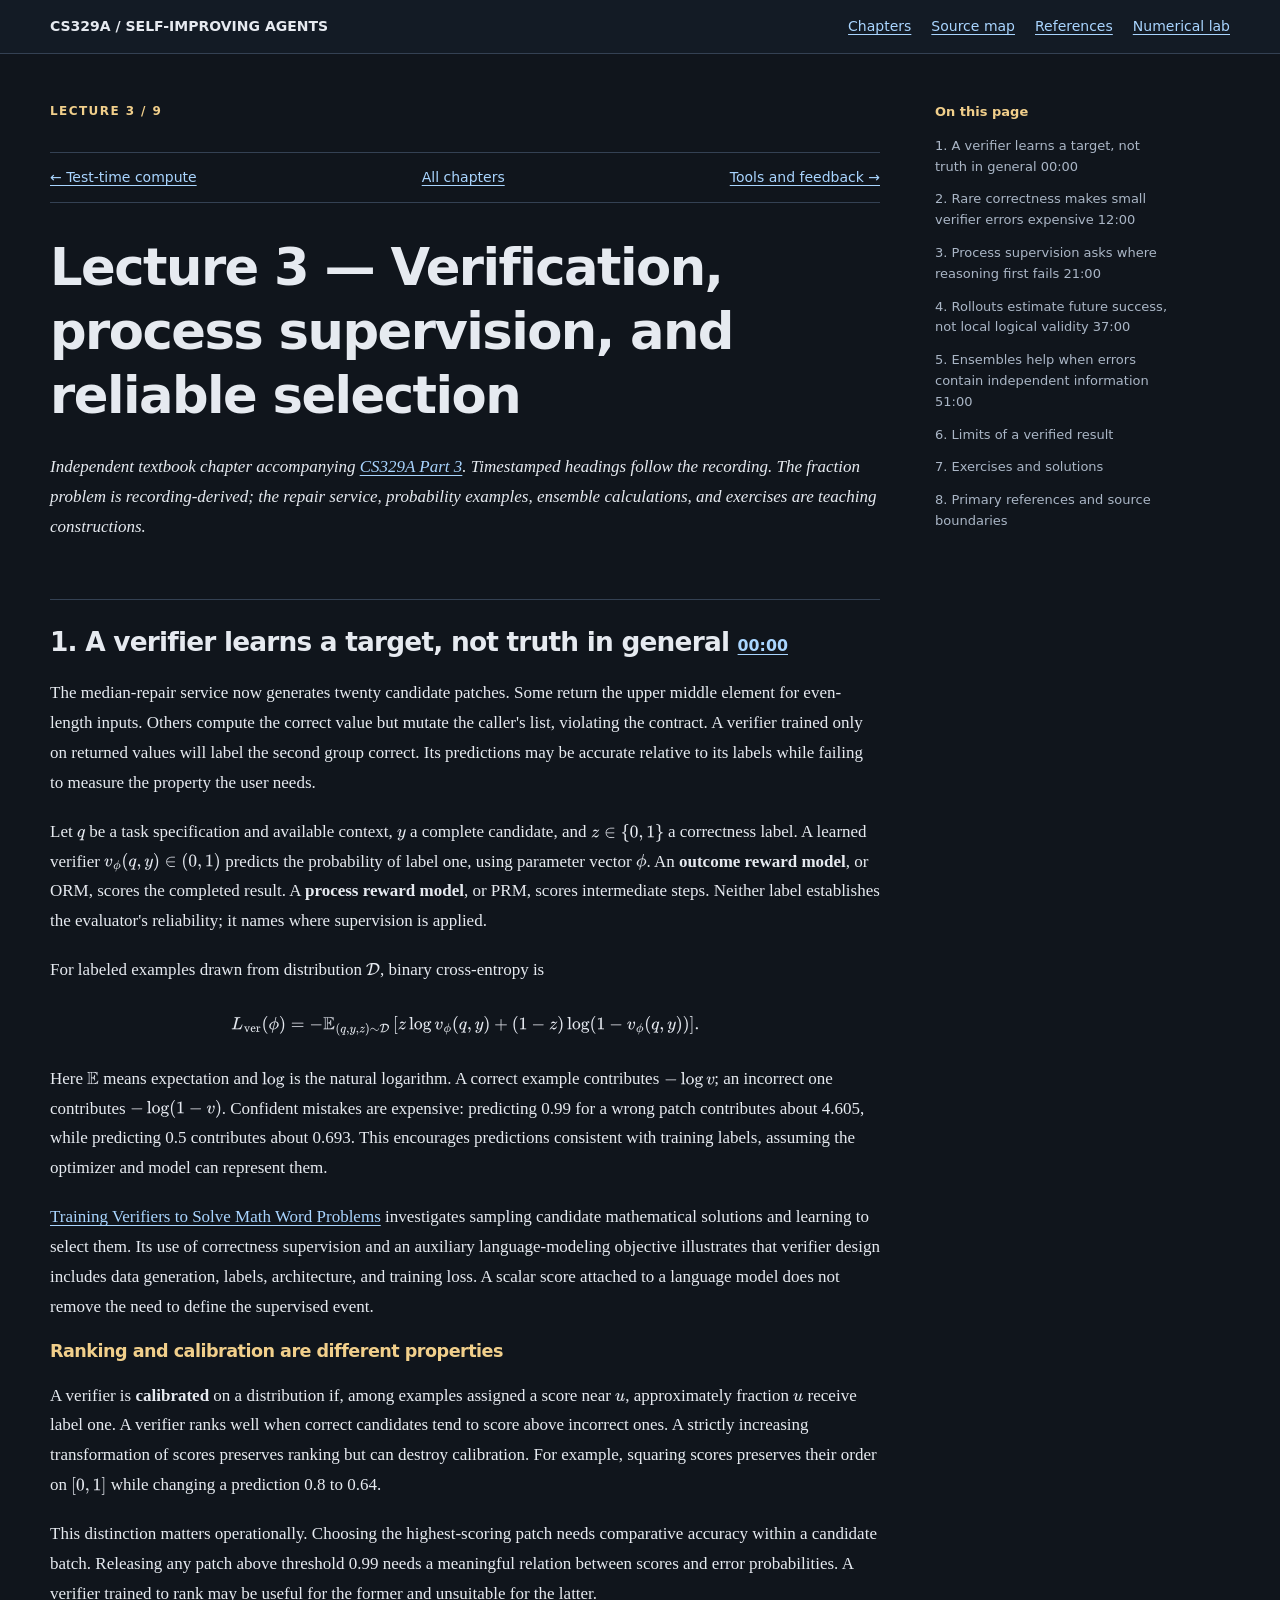
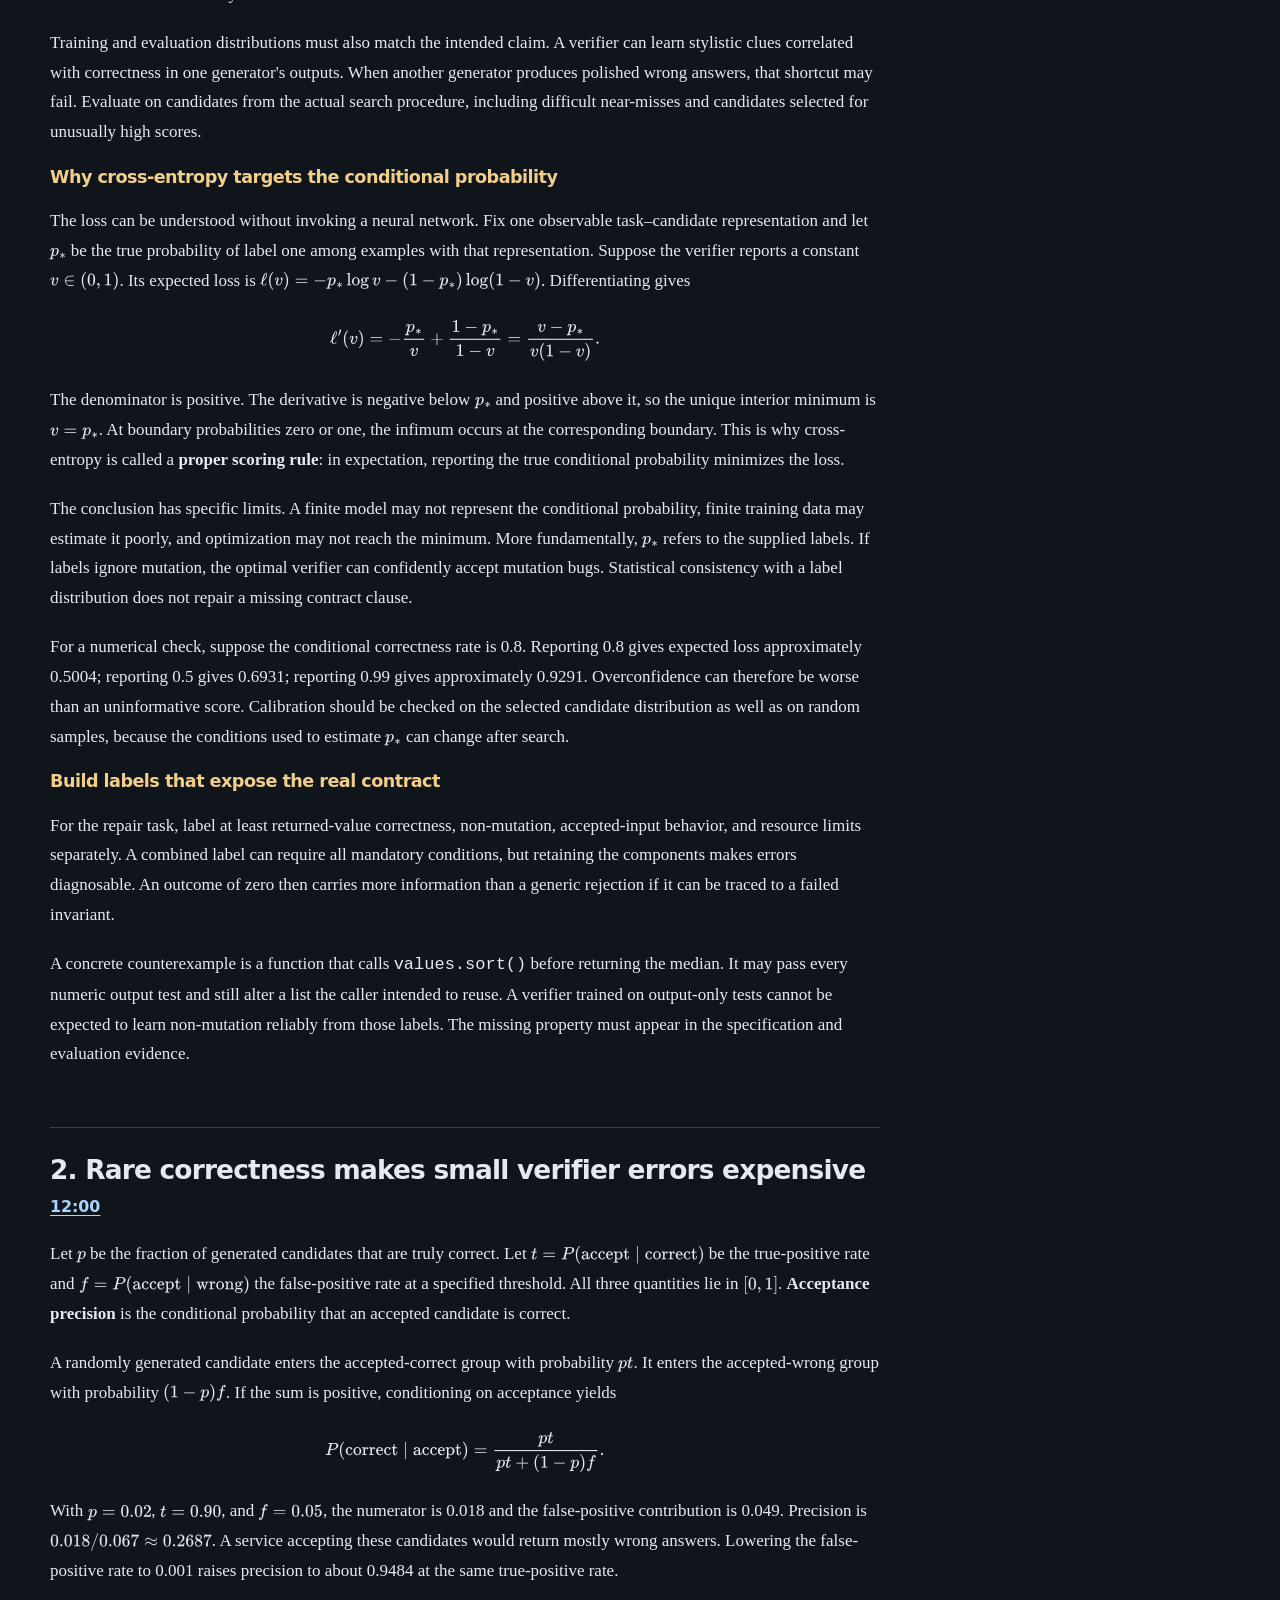
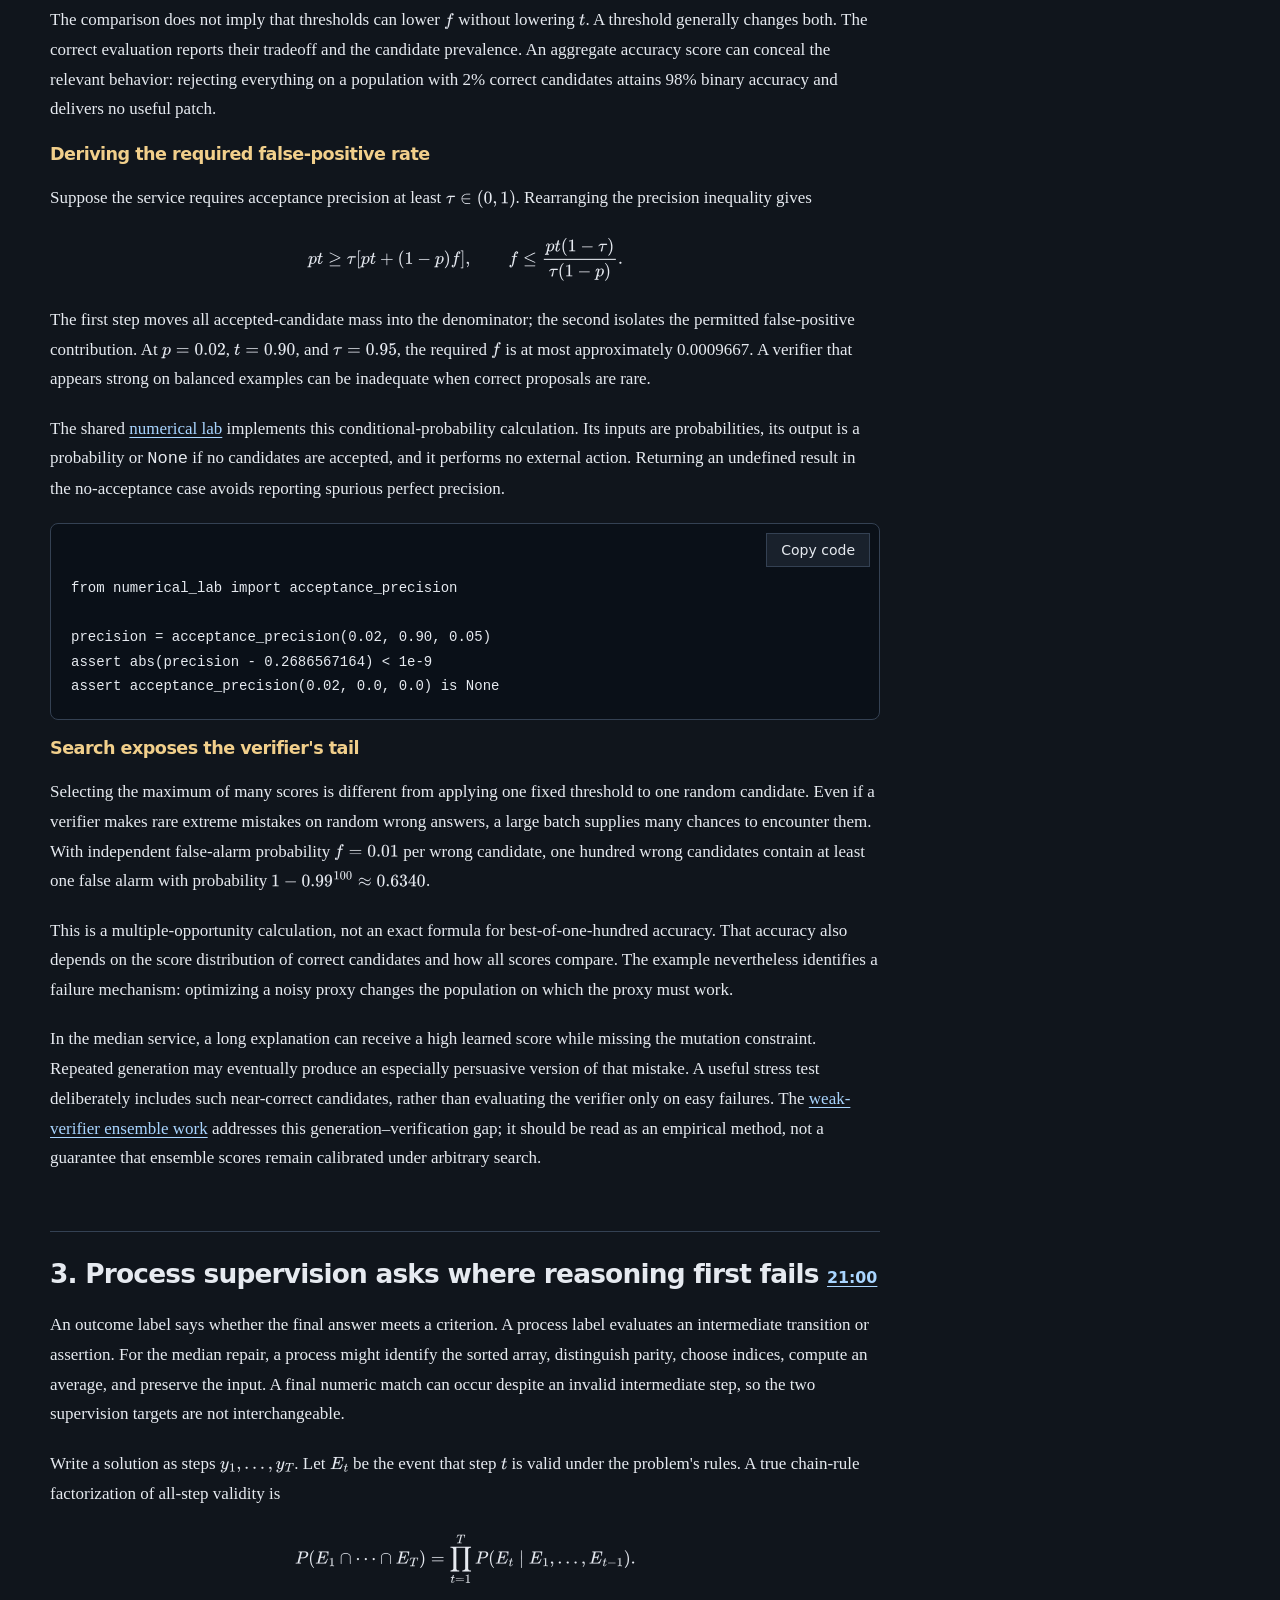
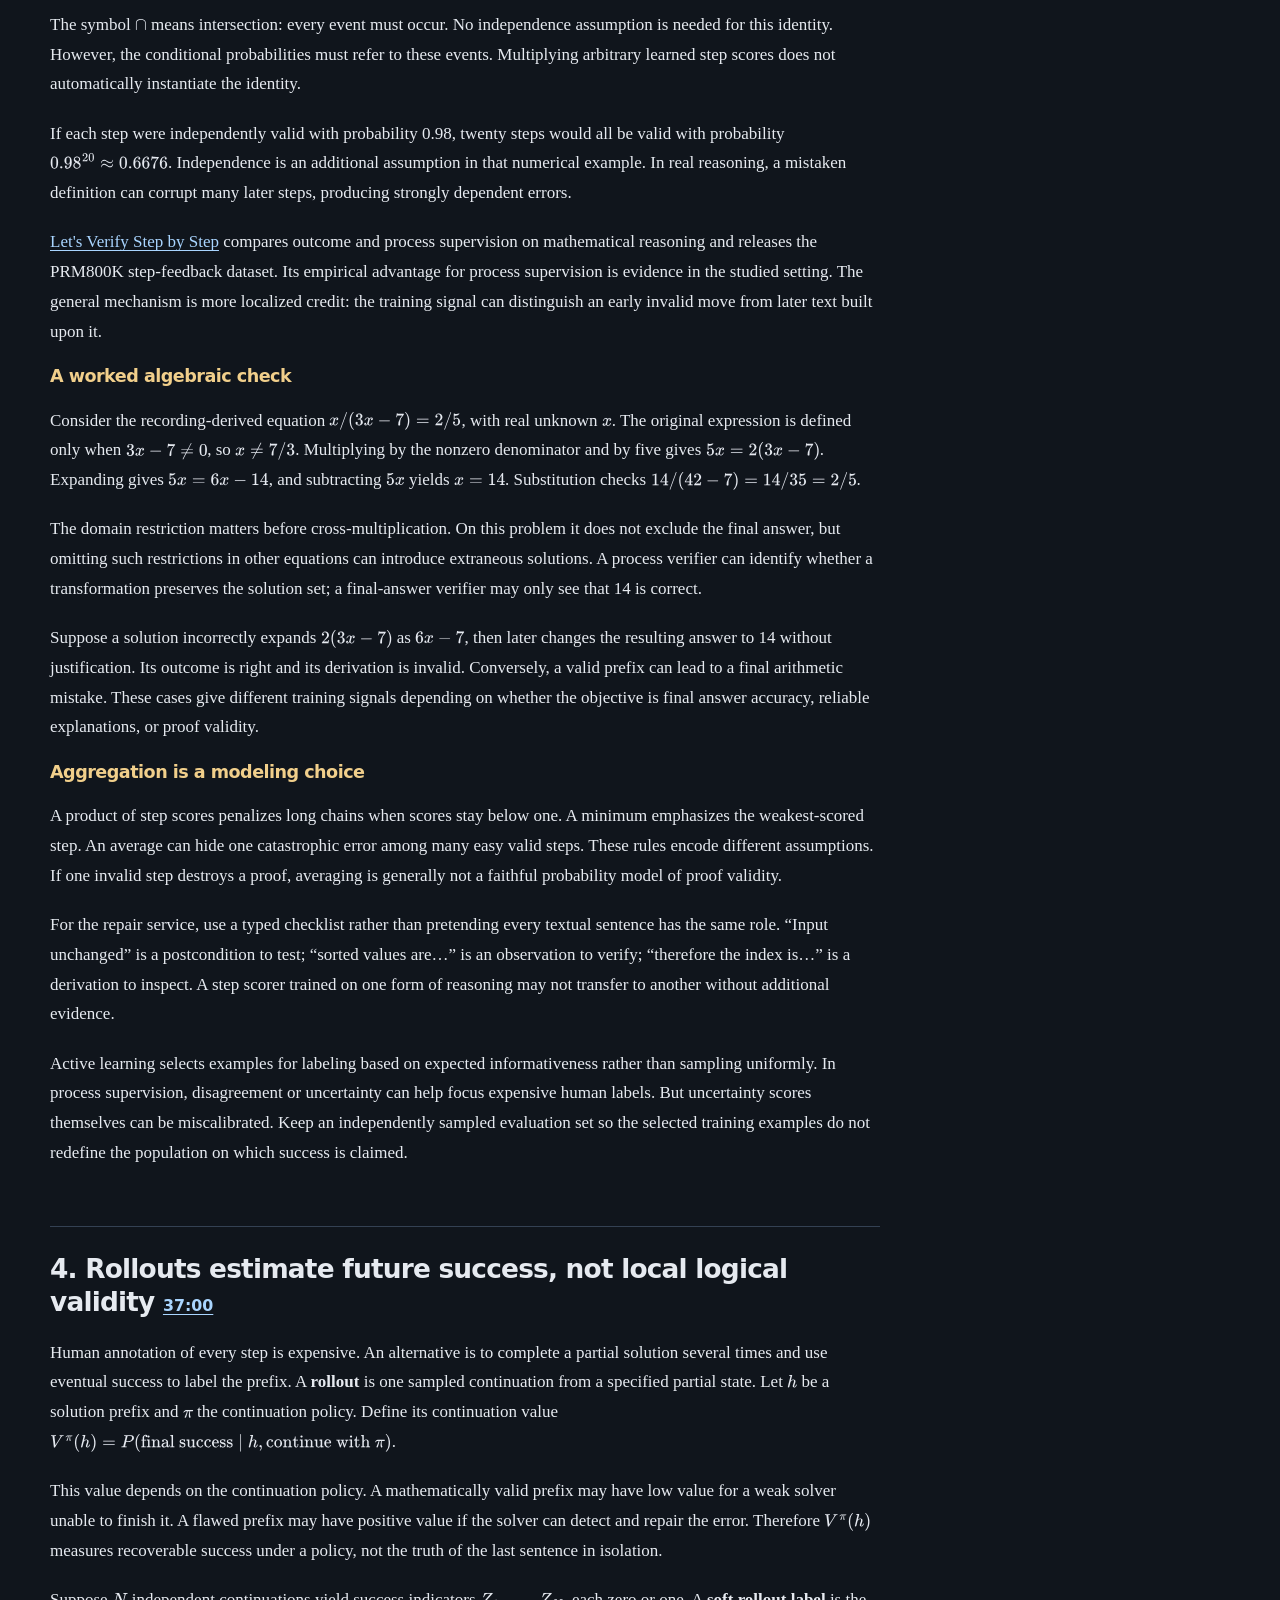
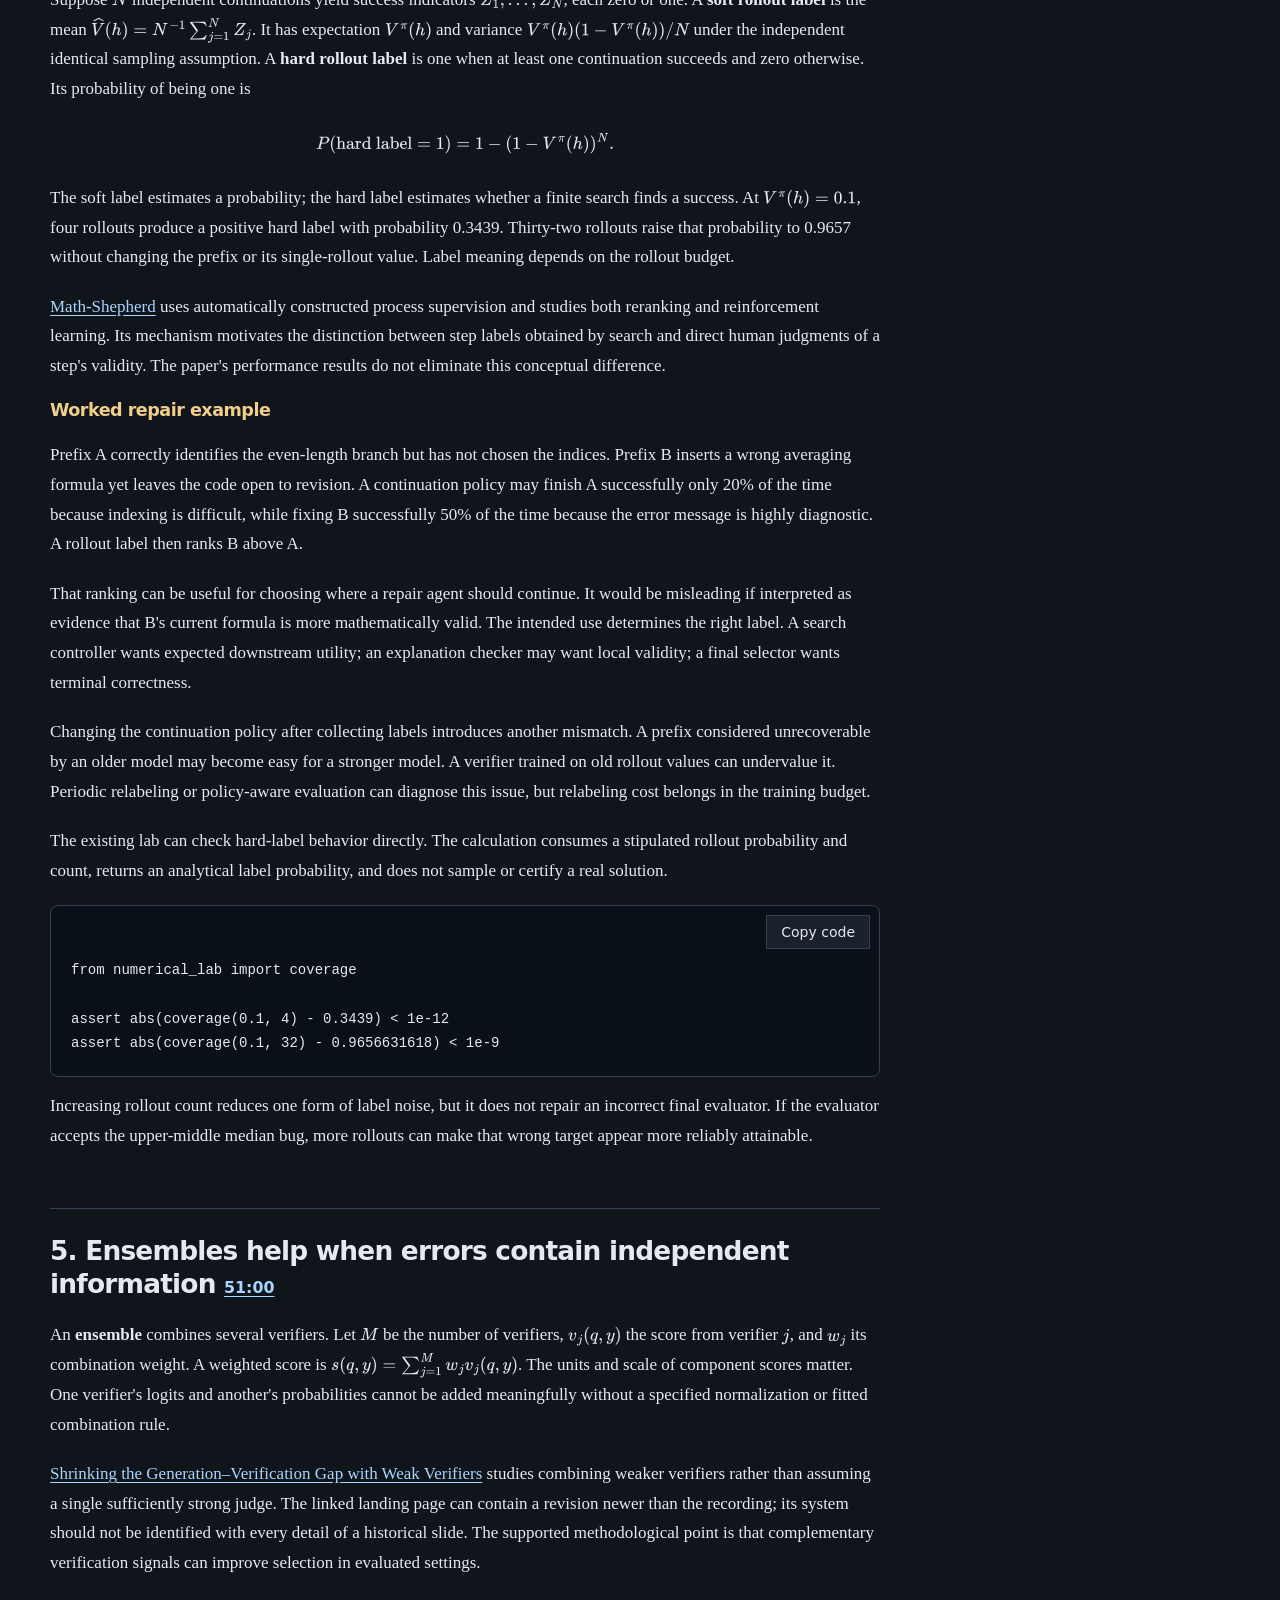
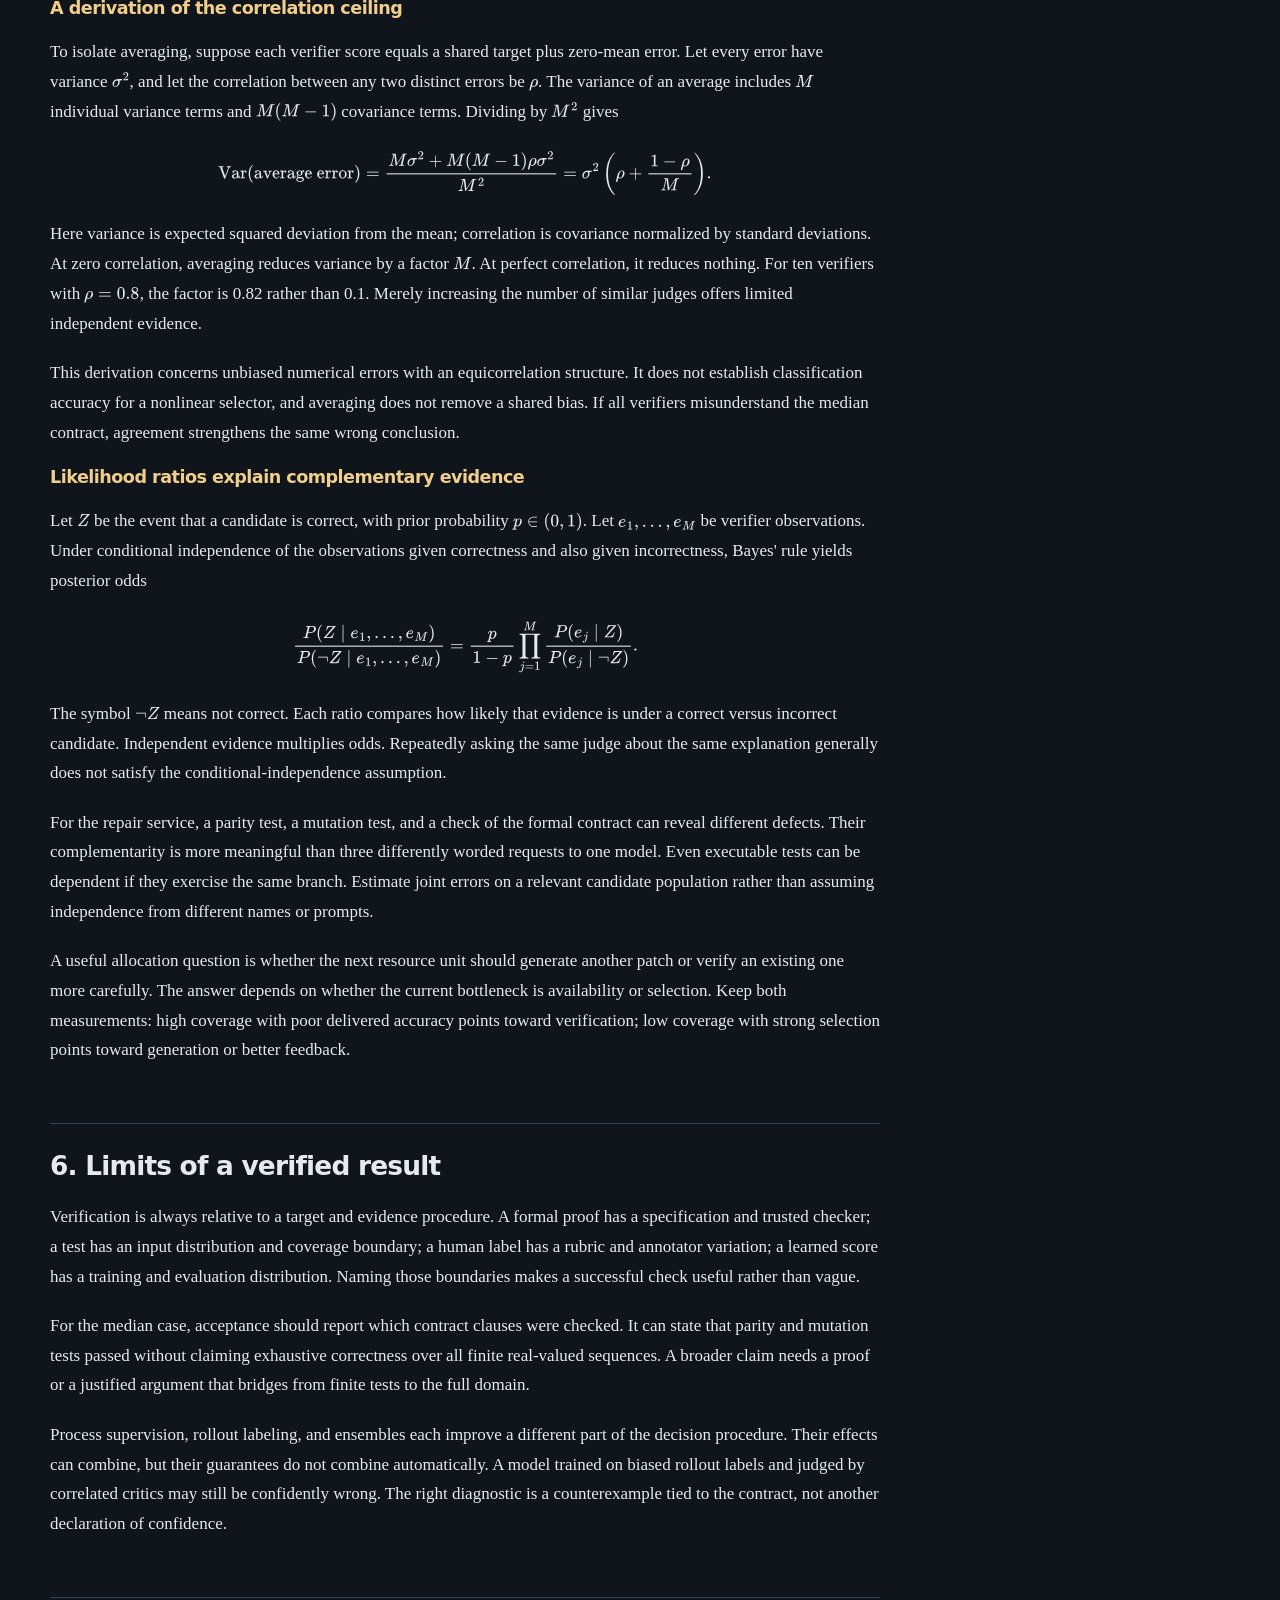
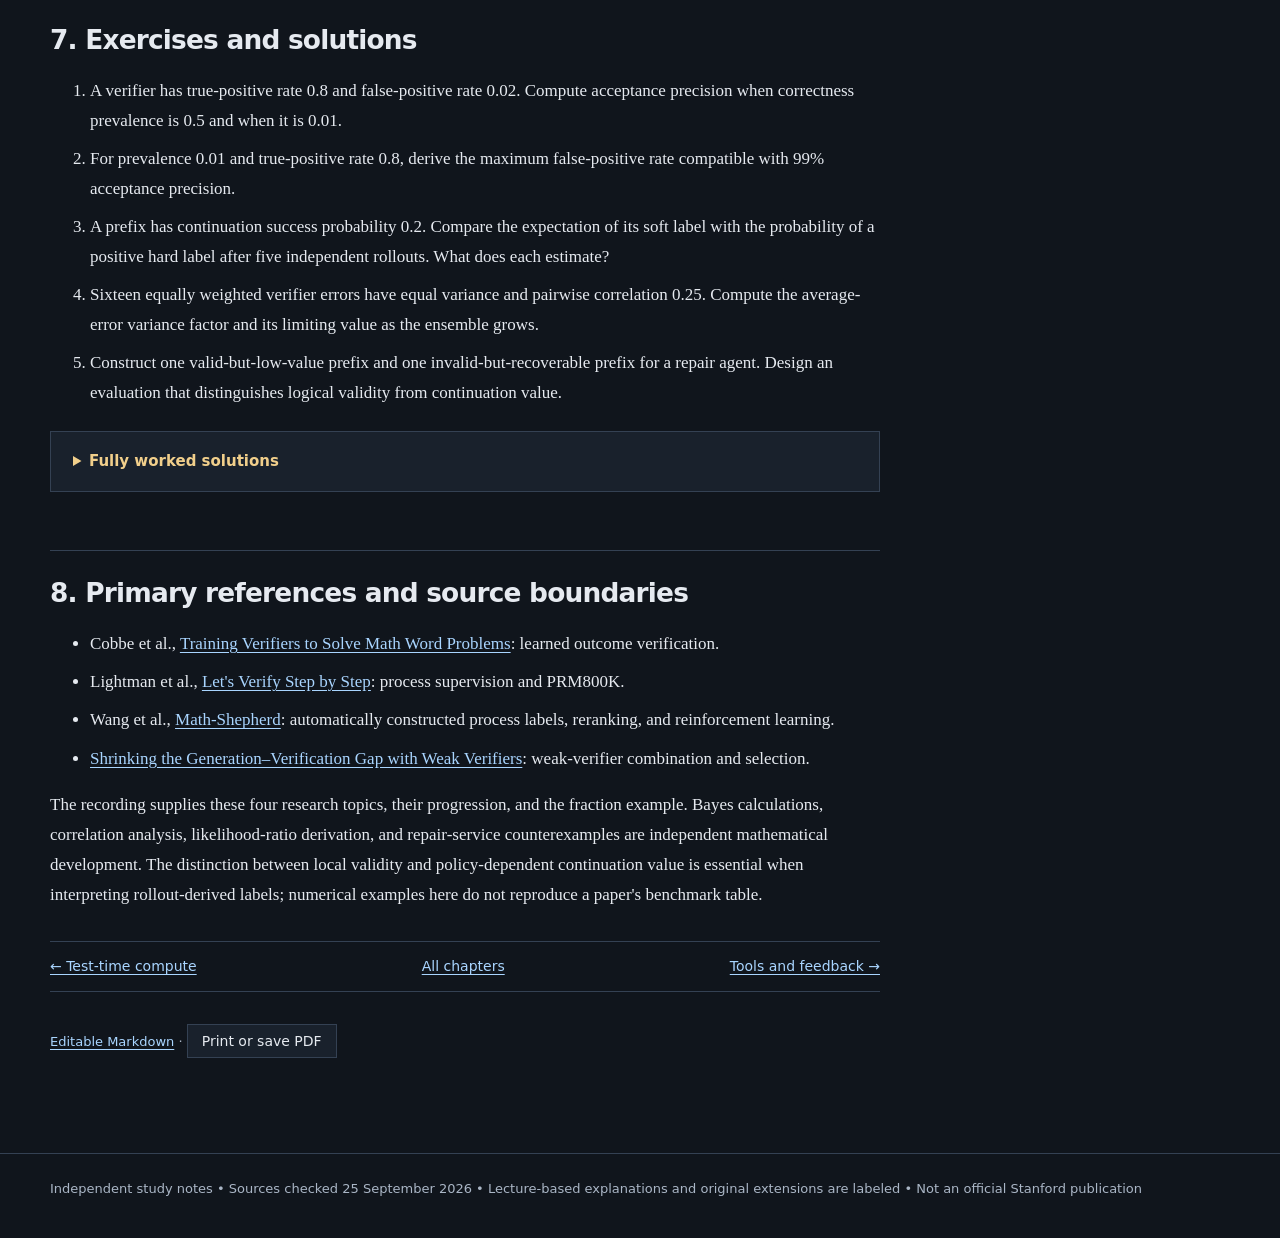
<file: lecture-03-verification.html>
<!doctype html><html lang="en"><head><meta charset="utf-8"><meta name="viewport" content="width=device-width,initial-scale=1"><title>Robust verification · CS329A study notes</title><link rel="stylesheet" href="assets/notes.css"><script>window.MathJax={tex:{inlineMath:[['$','$']],displayMath:[['$$','$$']]},svg:{fontCache:'local'},options:{enableMenu:false}};</script><script defer src="assets/mathjax-tex-svg.js"></script></head><body>
<a class="skip" href="#main">Skip to main content</a><header class="top"><div class="shell"><a class="brand" href="index.html">CS329A / SELF-IMPROVING AGENTS</a><nav aria-label="Main navigation"><a href="index.html">Chapters</a><a href="source-map.html">Source map</a><a href="references.html">References</a><a href="numerical-lab.html">Numerical lab</a></nav></div></header>
<div class="shell layout"><main class="main" id="main"><div class="eyebrow">Lecture 3 / 9</div><nav class="chapter-nav" aria-label="Chapter navigation"><a href="lecture-02-test-time-compute.html">← Test-time compute</a><a href="index.html">All chapters</a><a class="next" href="lecture-04-feedback.html">Tools and feedback →</a></nav><h1 id="lecture-3-verification-process-supervision-and-reliable-selection">Lecture 3 — Verification, process supervision, and reliable selection</h1><details class="mobile-toc"><summary>Chapter contents</summary><strong>On this page</strong><ol><li><a href="#1-a-verifier-learns-a-target-not-truth-in-general-0000">1. A verifier learns a target, not truth in general 00:00</a></li><li><a href="#2-rare-correctness-makes-small-verifier-errors-expensive-1200">2. Rare correctness makes small verifier errors expensive 12:00</a></li><li><a href="#3-process-supervision-asks-where-reasoning-first-fails-2100">3. Process supervision asks where reasoning first fails 21:00</a></li><li><a href="#4-rollouts-estimate-future-success-not-local-logical-validity-3700">4. Rollouts estimate future success, not local logical validity 37:00</a></li><li><a href="#5-ensembles-help-when-errors-contain-independent-information-5100">5. Ensembles help when errors contain independent information 51:00</a></li><li><a href="#6-limits-of-a-verified-result">6. Limits of a verified result</a></li><li><a href="#7-exercises-and-solutions">7. Exercises and solutions</a></li><li><a href="#8-primary-references-and-source-boundaries">8. Primary references and source boundaries</a></li></ol></details>
<p><em>Independent textbook chapter accompanying <a href="https://www.youtube.com/watch?v=p7TdPUcPoik">CS329A Part 3</a>. Timestamped headings follow the recording. The fraction problem is recording-derived; the repair service, probability examples, ensemble calculations, and exercises are teaching constructions.</em></p>
<h2 id="1-a-verifier-learns-a-target-not-truth-in-general-0000">1. A verifier learns a target, not truth in general <a href="https://www.youtube.com/watch?v=p7TdPUcPoik&amp;t=0s">00:00</a></h2>
<p>The median-repair service now generates twenty candidate patches. Some return the upper middle element for even-length inputs. Others compute the correct value but mutate the caller's list, violating the contract. A verifier trained only on returned values will label the second group correct. Its predictions may be accurate relative to its labels while failing to measure the property the user needs.</p>
<p>Let $q$ be a task specification and available context, $y$ a complete candidate, and $z\in\{0,1\}$ a correctness label. A learned verifier $v_\phi(q,y)\in(0,1)$ predicts the probability of label one, using parameter vector $\phi$. An <strong>outcome reward model</strong>, or ORM, scores the completed result. A <strong>process reward model</strong>, or PRM, scores intermediate steps. Neither label establishes the evaluator's reliability; it names where supervision is applied.</p>
<p>For labeled examples drawn from distribution $\mathcal D$, binary cross-entropy is</p>
<p>$$L_{\rm ver}(\phi)=-\mathbb E_{(q,y,z)\sim\mathcal D}
\left[z\log v_\phi(q,y)+(1-z)\log(1-v_\phi(q,y))\right].$$</p>
<p>Here $\mathbb E$ means expectation and $\log$ is the natural logarithm. A correct example contributes $-\log v$; an incorrect one contributes $-\log(1-v)$. Confident mistakes are expensive: predicting 0.99 for a wrong patch contributes about 4.605, while predicting 0.5 contributes about 0.693. This encourages predictions consistent with training labels, assuming the optimizer and model can represent them.</p>
<p><a href="https://arxiv.org/abs/2110.14168">Training Verifiers to Solve Math Word Problems</a> investigates sampling candidate mathematical solutions and learning to select them. Its use of correctness supervision and an auxiliary language-modeling objective illustrates that verifier design includes data generation, labels, architecture, and training loss. A scalar score attached to a language model does not remove the need to define the supervised event.</p>
<h3 id="ranking-and-calibration-are-different-properties">Ranking and calibration are different properties</h3>
<p>A verifier is <strong>calibrated</strong> on a distribution if, among examples assigned a score near $u$, approximately fraction $u$ receive label one. A verifier ranks well when correct candidates tend to score above incorrect ones. A strictly increasing transformation of scores preserves ranking but can destroy calibration. For example, squaring scores preserves their order on $[0,1]$ while changing a prediction 0.8 to 0.64.</p>
<p>This distinction matters operationally. Choosing the highest-scoring patch needs comparative accuracy within a candidate batch. Releasing any patch above threshold 0.99 needs a meaningful relation between scores and error probabilities. A verifier trained to rank may be useful for the former and unsuitable for the latter.</p>
<p>Training and evaluation distributions must also match the intended claim. A verifier can learn stylistic clues correlated with correctness in one generator's outputs. When another generator produces polished wrong answers, that shortcut may fail. Evaluate on candidates from the actual search procedure, including difficult near-misses and candidates selected for unusually high scores.</p>
<h3 id="why-cross-entropy-targets-the-conditional-probability">Why cross-entropy targets the conditional probability</h3>
<p>The loss can be understood without invoking a neural network. Fix one observable task–candidate representation and let $p_*$ be the true probability of label one among examples with that representation. Suppose the verifier reports a constant $v\in(0,1)$. Its expected loss is $\ell(v)=-p_*\log v-(1-p_*)\log(1-v)$. Differentiating gives</p>
<p>$$\ell'(v)=-\frac{p_*}{v}+\frac{1-p_*}{1-v}
=\frac{v-p_*}{v(1-v)}.$$</p>
<p>The denominator is positive. The derivative is negative below $p_*$ and positive above it, so the unique interior minimum is $v=p_*$. At boundary probabilities zero or one, the infimum occurs at the corresponding boundary. This is why cross-entropy is called a <strong>proper scoring rule</strong>: in expectation, reporting the true conditional probability minimizes the loss.</p>
<p>The conclusion has specific limits. A finite model may not represent the conditional probability, finite training data may estimate it poorly, and optimization may not reach the minimum. More fundamentally, $p_*$ refers to the supplied labels. If labels ignore mutation, the optimal verifier can confidently accept mutation bugs. Statistical consistency with a label distribution does not repair a missing contract clause.</p>
<p>For a numerical check, suppose the conditional correctness rate is 0.8. Reporting 0.8 gives expected loss approximately 0.5004; reporting 0.5 gives 0.6931; reporting 0.99 gives approximately 0.9291. Overconfidence can therefore be worse than an uninformative score. Calibration should be checked on the selected candidate distribution as well as on random samples, because the conditions used to estimate $p_*$ can change after search.</p>
<h3 id="build-labels-that-expose-the-real-contract">Build labels that expose the real contract</h3>
<p>For the repair task, label at least returned-value correctness, non-mutation, accepted-input behavior, and resource limits separately. A combined label can require all mandatory conditions, but retaining the components makes errors diagnosable. An outcome of zero then carries more information than a generic rejection if it can be traced to a failed invariant.</p>
<p>A concrete counterexample is a function that calls <code>values.sort()</code> before returning the median. It may pass every numeric output test and still alter a list the caller intended to reuse. A verifier trained on output-only tests cannot be expected to learn non-mutation reliably from those labels. The missing property must appear in the specification and evaluation evidence.</p>
<h2 id="2-rare-correctness-makes-small-verifier-errors-expensive-1200">2. Rare correctness makes small verifier errors expensive <a href="https://www.youtube.com/watch?v=p7TdPUcPoik&amp;t=720s">12:00</a></h2>
<p>Let $p$ be the fraction of generated candidates that are truly correct. Let $t=P(\text{accept}\mid\text{correct})$ be the true-positive rate and $f=P(\text{accept}\mid\text{wrong})$ the false-positive rate at a specified threshold. All three quantities lie in $[0,1]$. <strong>Acceptance precision</strong> is the conditional probability that an accepted candidate is correct.</p>
<p>A randomly generated candidate enters the accepted-correct group with probability $pt$. It enters the accepted-wrong group with probability $(1-p)f$. If the sum is positive, conditioning on acceptance yields</p>
<p>$$P(\text{correct}\mid\text{accept})=\frac{pt}{pt+(1-p)f}.$$</p>
<p>With $p=0.02$, $t=0.90$, and $f=0.05$, the numerator is 0.018 and the false-positive contribution is 0.049. Precision is $0.018/0.067\approx0.2687$. A service accepting these candidates would return mostly wrong answers. Lowering the false-positive rate to 0.001 raises precision to about 0.9484 at the same true-positive rate.</p>
<p>The comparison does not imply that thresholds can lower $f$ without lowering $t$. A threshold generally changes both. The correct evaluation reports their tradeoff and the candidate prevalence. An aggregate accuracy score can conceal the relevant behavior: rejecting everything on a population with 2% correct candidates attains 98% binary accuracy and delivers no useful patch.</p>
<h3 id="deriving-the-required-false-positive-rate">Deriving the required false-positive rate</h3>
<p>Suppose the service requires acceptance precision at least $\tau\in(0,1)$. Rearranging the precision inequality gives</p>
<p>$$pt\ge\tau[pt+(1-p)f],\qquad
f\le\frac{pt(1-\tau)}{\tau(1-p)}.$$</p>
<p>The first step moves all accepted-candidate mass into the denominator; the second isolates the permitted false-positive contribution. At $p=0.02$, $t=0.90$, and $\tau=0.95$, the required $f$ is at most approximately 0.0009667. A verifier that appears strong on balanced examples can be inadequate when correct proposals are rare.</p>
<p>The shared <a href="numerical_lab.py">numerical lab</a> implements this conditional-probability calculation. Its inputs are probabilities, its output is a probability or <code>None</code> if no candidates are accepted, and it performs no external action. Returning an undefined result in the no-acceptance case avoids reporting spurious perfect precision.</p>
<pre><code class="language-python">from numerical_lab import acceptance_precision

precision = acceptance_precision(0.02, 0.90, 0.05)
assert abs(precision - 0.2686567164) &lt; 1e-9
assert acceptance_precision(0.02, 0.0, 0.0) is None
</code></pre>
<h3 id="search-exposes-the-verifiers-tail">Search exposes the verifier's tail</h3>
<p>Selecting the maximum of many scores is different from applying one fixed threshold to one random candidate. Even if a verifier makes rare extreme mistakes on random wrong answers, a large batch supplies many chances to encounter them. With independent false-alarm probability $f=0.01$ per wrong candidate, one hundred wrong candidates contain at least one false alarm with probability $1-0.99^{100}\approx0.6340$.</p>
<p>This is a multiple-opportunity calculation, not an exact formula for best-of-one-hundred accuracy. That accuracy also depends on the score distribution of correct candidates and how all scores compare. The example nevertheless identifies a failure mechanism: optimizing a noisy proxy changes the population on which the proxy must work.</p>
<p>In the median service, a long explanation can receive a high learned score while missing the mutation constraint. Repeated generation may eventually produce an especially persuasive version of that mistake. A useful stress test deliberately includes such near-correct candidates, rather than evaluating the verifier only on easy failures. The <a href="https://arxiv.org/abs/2506.18203">weak-verifier ensemble work</a> addresses this generation–verification gap; it should be read as an empirical method, not a guarantee that ensemble scores remain calibrated under arbitrary search.</p>
<h2 id="3-process-supervision-asks-where-reasoning-first-fails-2100">3. Process supervision asks where reasoning first fails <a href="https://www.youtube.com/watch?v=p7TdPUcPoik&amp;t=1260s">21:00</a></h2>
<p>An outcome label says whether the final answer meets a criterion. A process label evaluates an intermediate transition or assertion. For the median repair, a process might identify the sorted array, distinguish parity, choose indices, compute an average, and preserve the input. A final numeric match can occur despite an invalid intermediate step, so the two supervision targets are not interchangeable.</p>
<p>Write a solution as steps $y_1,\ldots,y_T$. Let $E_t$ be the event that step $t$ is valid under the problem's rules. A true chain-rule factorization of all-step validity is</p>
<p>$$P(E_1\cap\cdots\cap E_T)=\prod_{t=1}^{T}
P(E_t\mid E_1,\ldots,E_{t-1}).$$</p>
<p>The symbol $\cap$ means intersection: every event must occur. No independence assumption is needed for this identity. However, the conditional probabilities must refer to these events. Multiplying arbitrary learned step scores does not automatically instantiate the identity.</p>
<p>If each step were independently valid with probability 0.98, twenty steps would all be valid with probability $0.98^{20}\approx0.6676$. Independence is an additional assumption in that numerical example. In real reasoning, a mistaken definition can corrupt many later steps, producing strongly dependent errors.</p>
<p><a href="https://arxiv.org/abs/2305.20050">Let's Verify Step by Step</a> compares outcome and process supervision on mathematical reasoning and releases the PRM800K step-feedback dataset. Its empirical advantage for process supervision is evidence in the studied setting. The general mechanism is more localized credit: the training signal can distinguish an early invalid move from later text built upon it.</p>
<h3 id="a-worked-algebraic-check">A worked algebraic check</h3>
<p>Consider the recording-derived equation $x/(3x-7)=2/5$, with real unknown $x$. The original expression is defined only when $3x-7\ne0$, so $x\ne7/3$. Multiplying by the nonzero denominator and by five gives $5x=2(3x-7)$. Expanding gives $5x=6x-14$, and subtracting $5x$ yields $x=14$. Substitution checks $14/(42-7)=14/35=2/5$.</p>
<p>The domain restriction matters before cross-multiplication. On this problem it does not exclude the final answer, but omitting such restrictions in other equations can introduce extraneous solutions. A process verifier can identify whether a transformation preserves the solution set; a final-answer verifier may only see that 14 is correct.</p>
<p>Suppose a solution incorrectly expands $2(3x-7)$ as $6x-7$, then later changes the resulting answer to 14 without justification. Its outcome is right and its derivation is invalid. Conversely, a valid prefix can lead to a final arithmetic mistake. These cases give different training signals depending on whether the objective is final answer accuracy, reliable explanations, or proof validity.</p>
<h3 id="aggregation-is-a-modeling-choice">Aggregation is a modeling choice</h3>
<p>A product of step scores penalizes long chains when scores stay below one. A minimum emphasizes the weakest-scored step. An average can hide one catastrophic error among many easy valid steps. These rules encode different assumptions. If one invalid step destroys a proof, averaging is generally not a faithful probability model of proof validity.</p>
<p>For the repair service, use a typed checklist rather than pretending every textual sentence has the same role. “Input unchanged” is a postcondition to test; “sorted values are…” is an observation to verify; “therefore the index is…” is a derivation to inspect. A step scorer trained on one form of reasoning may not transfer to another without additional evidence.</p>
<p>Active learning selects examples for labeling based on expected informativeness rather than sampling uniformly. In process supervision, disagreement or uncertainty can help focus expensive human labels. But uncertainty scores themselves can be miscalibrated. Keep an independently sampled evaluation set so the selected training examples do not redefine the population on which success is claimed.</p>
<h2 id="4-rollouts-estimate-future-success-not-local-logical-validity-3700">4. Rollouts estimate future success, not local logical validity <a href="https://www.youtube.com/watch?v=p7TdPUcPoik&amp;t=2220s">37:00</a></h2>
<p>Human annotation of every step is expensive. An alternative is to complete a partial solution several times and use eventual success to label the prefix. A <strong>rollout</strong> is one sampled continuation from a specified partial state. Let $h$ be a solution prefix and $\pi$ the continuation policy. Define its continuation value $V^\pi(h)=P(\text{final success}\mid h,\text{continue with }\pi)$.</p>
<p>This value depends on the continuation policy. A mathematically valid prefix may have low value for a weak solver unable to finish it. A flawed prefix may have positive value if the solver can detect and repair the error. Therefore $V^\pi(h)$ measures recoverable success under a policy, not the truth of the last sentence in isolation.</p>
<p>Suppose $N$ independent continuations yield success indicators $Z_1,\ldots,Z_N$, each zero or one. A <strong>soft rollout label</strong> is the mean $\widehat V(h)=N^{-1}\sum_{j=1}^{N}Z_j$. It has expectation $V^\pi(h)$ and variance $V^\pi(h)(1-V^\pi(h))/N$ under the independent identical sampling assumption. A <strong>hard rollout label</strong> is one when at least one continuation succeeds and zero otherwise. Its probability of being one is</p>
<p>$$P(\text{hard label}=1)=1-(1-V^\pi(h))^N.$$</p>
<p>The soft label estimates a probability; the hard label estimates whether a finite search finds a success. At $V^\pi(h)=0.1$, four rollouts produce a positive hard label with probability 0.3439. Thirty-two rollouts raise that probability to 0.9657 without changing the prefix or its single-rollout value. Label meaning depends on the rollout budget.</p>
<p><a href="https://arxiv.org/abs/2312.08935">Math-Shepherd</a> uses automatically constructed process supervision and studies both reranking and reinforcement learning. Its mechanism motivates the distinction between step labels obtained by search and direct human judgments of a step's validity. The paper's performance results do not eliminate this conceptual difference.</p>
<h3 id="worked-repair-example">Worked repair example</h3>
<p>Prefix A correctly identifies the even-length branch but has not chosen the indices. Prefix B inserts a wrong averaging formula yet leaves the code open to revision. A continuation policy may finish A successfully only 20% of the time because indexing is difficult, while fixing B successfully 50% of the time because the error message is highly diagnostic. A rollout label then ranks B above A.</p>
<p>That ranking can be useful for choosing where a repair agent should continue. It would be misleading if interpreted as evidence that B's current formula is more mathematically valid. The intended use determines the right label. A search controller wants expected downstream utility; an explanation checker may want local validity; a final selector wants terminal correctness.</p>
<p>Changing the continuation policy after collecting labels introduces another mismatch. A prefix considered unrecoverable by an older model may become easy for a stronger model. A verifier trained on old rollout values can undervalue it. Periodic relabeling or policy-aware evaluation can diagnose this issue, but relabeling cost belongs in the training budget.</p>
<p>The existing lab can check hard-label behavior directly. The calculation consumes a stipulated rollout probability and count, returns an analytical label probability, and does not sample or certify a real solution.</p>
<pre><code class="language-python">from numerical_lab import coverage

assert abs(coverage(0.1, 4) - 0.3439) &lt; 1e-12
assert abs(coverage(0.1, 32) - 0.9656631618) &lt; 1e-9
</code></pre>
<p>Increasing rollout count reduces one form of label noise, but it does not repair an incorrect final evaluator. If the evaluator accepts the upper-middle median bug, more rollouts can make that wrong target appear more reliably attainable.</p>
<h2 id="5-ensembles-help-when-errors-contain-independent-information-5100">5. Ensembles help when errors contain independent information <a href="https://www.youtube.com/watch?v=p7TdPUcPoik&amp;t=3060s">51:00</a></h2>
<p>An <strong>ensemble</strong> combines several verifiers. Let $M$ be the number of verifiers, $v_j(q,y)$ the score from verifier $j$, and $w_j$ its combination weight. A weighted score is $s(q,y)=\sum_{j=1}^{M}w_jv_j(q,y)$. The units and scale of component scores matter. One verifier's logits and another's probabilities cannot be added meaningfully without a specified normalization or fitted combination rule.</p>
<p><a href="https://arxiv.org/abs/2506.18203">Shrinking the Generation–Verification Gap with Weak Verifiers</a> studies combining weaker verifiers rather than assuming a single sufficiently strong judge. The linked landing page can contain a revision newer than the recording; its system should not be identified with every detail of a historical slide. The supported methodological point is that complementary verification signals can improve selection in evaluated settings.</p>
<h3 id="a-derivation-of-the-correlation-ceiling">A derivation of the correlation ceiling</h3>
<p>To isolate averaging, suppose each verifier score equals a shared target plus zero-mean error. Let every error have variance $\sigma^2$, and let the correlation between any two distinct errors be $\rho$. The variance of an average includes $M$ individual variance terms and $M(M-1)$ covariance terms. Dividing by $M^2$ gives</p>
<p>$$\operatorname{Var}(\text{average error})
=\frac{M\sigma^2+M(M-1)\rho\sigma^2}{M^2}
=\sigma^2\left(\rho+\frac{1-\rho}{M}\right).$$</p>
<p>Here variance is expected squared deviation from the mean; correlation is covariance normalized by standard deviations. At zero correlation, averaging reduces variance by a factor $M$. At perfect correlation, it reduces nothing. For ten verifiers with $\rho=0.8$, the factor is 0.82 rather than 0.1. Merely increasing the number of similar judges offers limited independent evidence.</p>
<p>This derivation concerns unbiased numerical errors with an equicorrelation structure. It does not establish classification accuracy for a nonlinear selector, and averaging does not remove a shared bias. If all verifiers misunderstand the median contract, agreement strengthens the same wrong conclusion.</p>
<h3 id="likelihood-ratios-explain-complementary-evidence">Likelihood ratios explain complementary evidence</h3>
<p>Let $Z$ be the event that a candidate is correct, with prior probability $p\in(0,1)$. Let $e_1,\ldots,e_M$ be verifier observations. Under conditional independence of the observations given correctness and also given incorrectness, Bayes' rule yields posterior odds</p>
<p>$$\frac{P(Z\mid e_1,\ldots,e_M)}{P(\neg Z\mid e_1,\ldots,e_M)}
=\frac{p}{1-p}\prod_{j=1}^{M}\frac{P(e_j\mid Z)}{P(e_j\mid\neg Z)}.$$</p>
<p>The symbol $\neg Z$ means not correct. Each ratio compares how likely that evidence is under a correct versus incorrect candidate. Independent evidence multiplies odds. Repeatedly asking the same judge about the same explanation generally does not satisfy the conditional-independence assumption.</p>
<p>For the repair service, a parity test, a mutation test, and a check of the formal contract can reveal different defects. Their complementarity is more meaningful than three differently worded requests to one model. Even executable tests can be dependent if they exercise the same branch. Estimate joint errors on a relevant candidate population rather than assuming independence from different names or prompts.</p>
<p>A useful allocation question is whether the next resource unit should generate another patch or verify an existing one more carefully. The answer depends on whether the current bottleneck is availability or selection. Keep both measurements: high coverage with poor delivered accuracy points toward verification; low coverage with strong selection points toward generation or better feedback.</p>
<h2 id="6-limits-of-a-verified-result">6. Limits of a verified result</h2>
<p>Verification is always relative to a target and evidence procedure. A formal proof has a specification and trusted checker; a test has an input distribution and coverage boundary; a human label has a rubric and annotator variation; a learned score has a training and evaluation distribution. Naming those boundaries makes a successful check useful rather than vague.</p>
<p>For the median case, acceptance should report which contract clauses were checked. It can state that parity and mutation tests passed without claiming exhaustive correctness over all finite real-valued sequences. A broader claim needs a proof or a justified argument that bridges from finite tests to the full domain.</p>
<p>Process supervision, rollout labeling, and ensembles each improve a different part of the decision procedure. Their effects can combine, but their guarantees do not combine automatically. A model trained on biased rollout labels and judged by correlated critics may still be confidently wrong. The right diagnostic is a counterexample tied to the contract, not another declaration of confidence.</p>
<h2 id="7-exercises-and-solutions">7. Exercises and solutions</h2>
<ol>
<li>A verifier has true-positive rate 0.8 and false-positive rate 0.02. Compute acceptance precision when correctness prevalence is 0.5 and when it is 0.01.</li>
<li>For prevalence 0.01 and true-positive rate 0.8, derive the maximum false-positive rate compatible with 99% acceptance precision.</li>
<li>A prefix has continuation success probability 0.2. Compare the expectation of its soft label with the probability of a positive hard label after five independent rollouts. What does each estimate?</li>
<li>Sixteen equally weighted verifier errors have equal variance and pairwise correlation 0.25. Compute the average-error variance factor and its limiting value as the ensemble grows.</li>
<li>Construct one valid-but-low-value prefix and one invalid-but-recoverable prefix for a repair agent. Design an evaluation that distinguishes logical validity from continuation value.</li>
</ol>
<details><summary>Fully worked solutions</summary>
<p><strong>1.</strong> At prevalence 0.5, accepted-correct mass is $0.5(0.8)=0.4$ and accepted-wrong mass is $0.5(0.02)=0.01$, giving precision $0.4/0.41\approx0.9756$. At prevalence 0.01, the two masses are 0.008 and 0.0198, giving $0.008/0.0278\approx0.2878$. The verifier's conditional error rates did not change. The candidate population changed, making false positives dominate the accepted pool.</p>
<p><strong>2.</strong> Substitute $p=0.01$, $t=0.8$, and $\tau=0.99$ into $f\le pt(1-\tau)/[\tau(1-p)]$. This gives $f\le0.00008/0.9801\approx0.00008162$, or about 0.00816%. A false-positive rate of 0.02 misses this requirement by roughly a factor of 245. Raising the threshold may reduce false positives but may also reduce true positives, so both rates must be remeasured together.</p>
<p><strong>3.</strong> The mean of five independent Bernoulli outcomes remains unbiased for the single-rollout value, so its expectation is 0.2. Its variance is $0.2(0.8)/5=0.032$. The hard label is positive with probability $1-0.8^5=0.67232$. It estimates whether five attempts find any success, not a 67.2% single-continuation success rate. Neither quantity alone certifies the last step's logical validity.</p>
<p><strong>4.</strong> The variance factor is $0.25+0.75/16=0.296875$. Sixteen independent errors would instead yield 0.0625. As ensemble size grows, the factor tends to 0.25 because the shared correlated component remains. The result assumes equal variances, equal pairwise correlations, and zero-mean errors. A common bias survives even if the variance becomes small.</p>
<p><strong>5.</strong> A valid prefix may correctly reduce an even-length median to averaging two indexed elements, while a weak policy frequently chooses the wrong indices afterward. An invalid prefix may contain an off-by-one index that a clear exception reliably exposes and the policy repairs. Have independent reviewers label the prefix's current validity, then run a fixed continuation policy under a fixed budget and an independent final test suite. Cross-tabulate validity with measured continuation success. Repeating the experiment with a stronger policy tests whether the value labels are policy-dependent without changing the logical-validity labels.</p>
</details>
<h2 id="8-primary-references-and-source-boundaries">8. Primary references and source boundaries</h2>
<ul>
<li>Cobbe et al., <a href="https://arxiv.org/abs/2110.14168">Training Verifiers to Solve Math Word Problems</a>: learned outcome verification.</li>
<li>Lightman et al., <a href="https://arxiv.org/abs/2305.20050">Let's Verify Step by Step</a>: process supervision and PRM800K.</li>
<li>Wang et al., <a href="https://arxiv.org/abs/2312.08935">Math-Shepherd</a>: automatically constructed process labels, reranking, and reinforcement learning.</li>
<li><a href="https://arxiv.org/abs/2506.18203">Shrinking the Generation–Verification Gap with Weak Verifiers</a>: weak-verifier combination and selection.</li>
</ul>
<p>The recording supplies these four research topics, their progression, and the fraction example. Bayes calculations, correlation analysis, likelihood-ratio derivation, and repair-service counterexamples are independent mathematical development. The distinction between local validity and policy-dependent continuation value is essential when interpreting rollout-derived labels; numerical examples here do not reproduce a paper's benchmark table.</p><nav class="chapter-nav" aria-label="Chapter navigation"><a href="lecture-02-test-time-compute.html">← Test-time compute</a><a href="index.html">All chapters</a><a class="next" href="lecture-04-feedback.html">Tools and feedback →</a></nav><p class="tiny"><a href="lecture-03-verification.md">Editable Markdown</a> · <button onclick="window.print()">Print or save PDF</button></p></main><aside class="side" aria-label="On this page"><strong>On this page</strong><ol><li><a href="#1-a-verifier-learns-a-target-not-truth-in-general-0000">1. A verifier learns a target, not truth in general 00:00</a></li><li><a href="#2-rare-correctness-makes-small-verifier-errors-expensive-1200">2. Rare correctness makes small verifier errors expensive 12:00</a></li><li><a href="#3-process-supervision-asks-where-reasoning-first-fails-2100">3. Process supervision asks where reasoning first fails 21:00</a></li><li><a href="#4-rollouts-estimate-future-success-not-local-logical-validity-3700">4. Rollouts estimate future success, not local logical validity 37:00</a></li><li><a href="#5-ensembles-help-when-errors-contain-independent-information-5100">5. Ensembles help when errors contain independent information 51:00</a></li><li><a href="#6-limits-of-a-verified-result">6. Limits of a verified result</a></li><li><a href="#7-exercises-and-solutions">7. Exercises and solutions</a></li><li><a href="#8-primary-references-and-source-boundaries">8. Primary references and source boundaries</a></li></ol></aside></div><footer class="foot"><div class="shell">Independent study notes • Sources checked 25 September 2026 • Lecture-based explanations and original extensions are labeled • Not an official Stanford publication</div></footer><script>let savedDetails=[];addEventListener('beforeprint',()=>{savedDetails=[...document.querySelectorAll('details')].map(d=>[d,d.open]);savedDetails.forEach(([d])=>d.open=true)});addEventListener('afterprint',()=>savedDetails.forEach(([d,o])=>d.open=o));</script><script>document.querySelectorAll('pre').forEach(pre=>{const wrap=document.createElement('div');wrap.className='codewrap';pre.before(wrap);wrap.append(pre);const button=document.createElement('button');button.className='copybtn';button.textContent='Copy code';button.setAttribute('aria-label','Copy code to clipboard');wrap.prepend(button);button.addEventListener('click',async()=>{const text=pre.innerText;try{await navigator.clipboard.writeText(text)}catch(e){const area=document.createElement('textarea');area.value=text;document.body.append(area);area.select();const ok=document.execCommand('copy');area.remove();if(!ok){button.textContent='Select code to copy';return}}button.textContent='Copied';setTimeout(()=>button.textContent='Copy code',1500)})});</script></body></html>
</file>
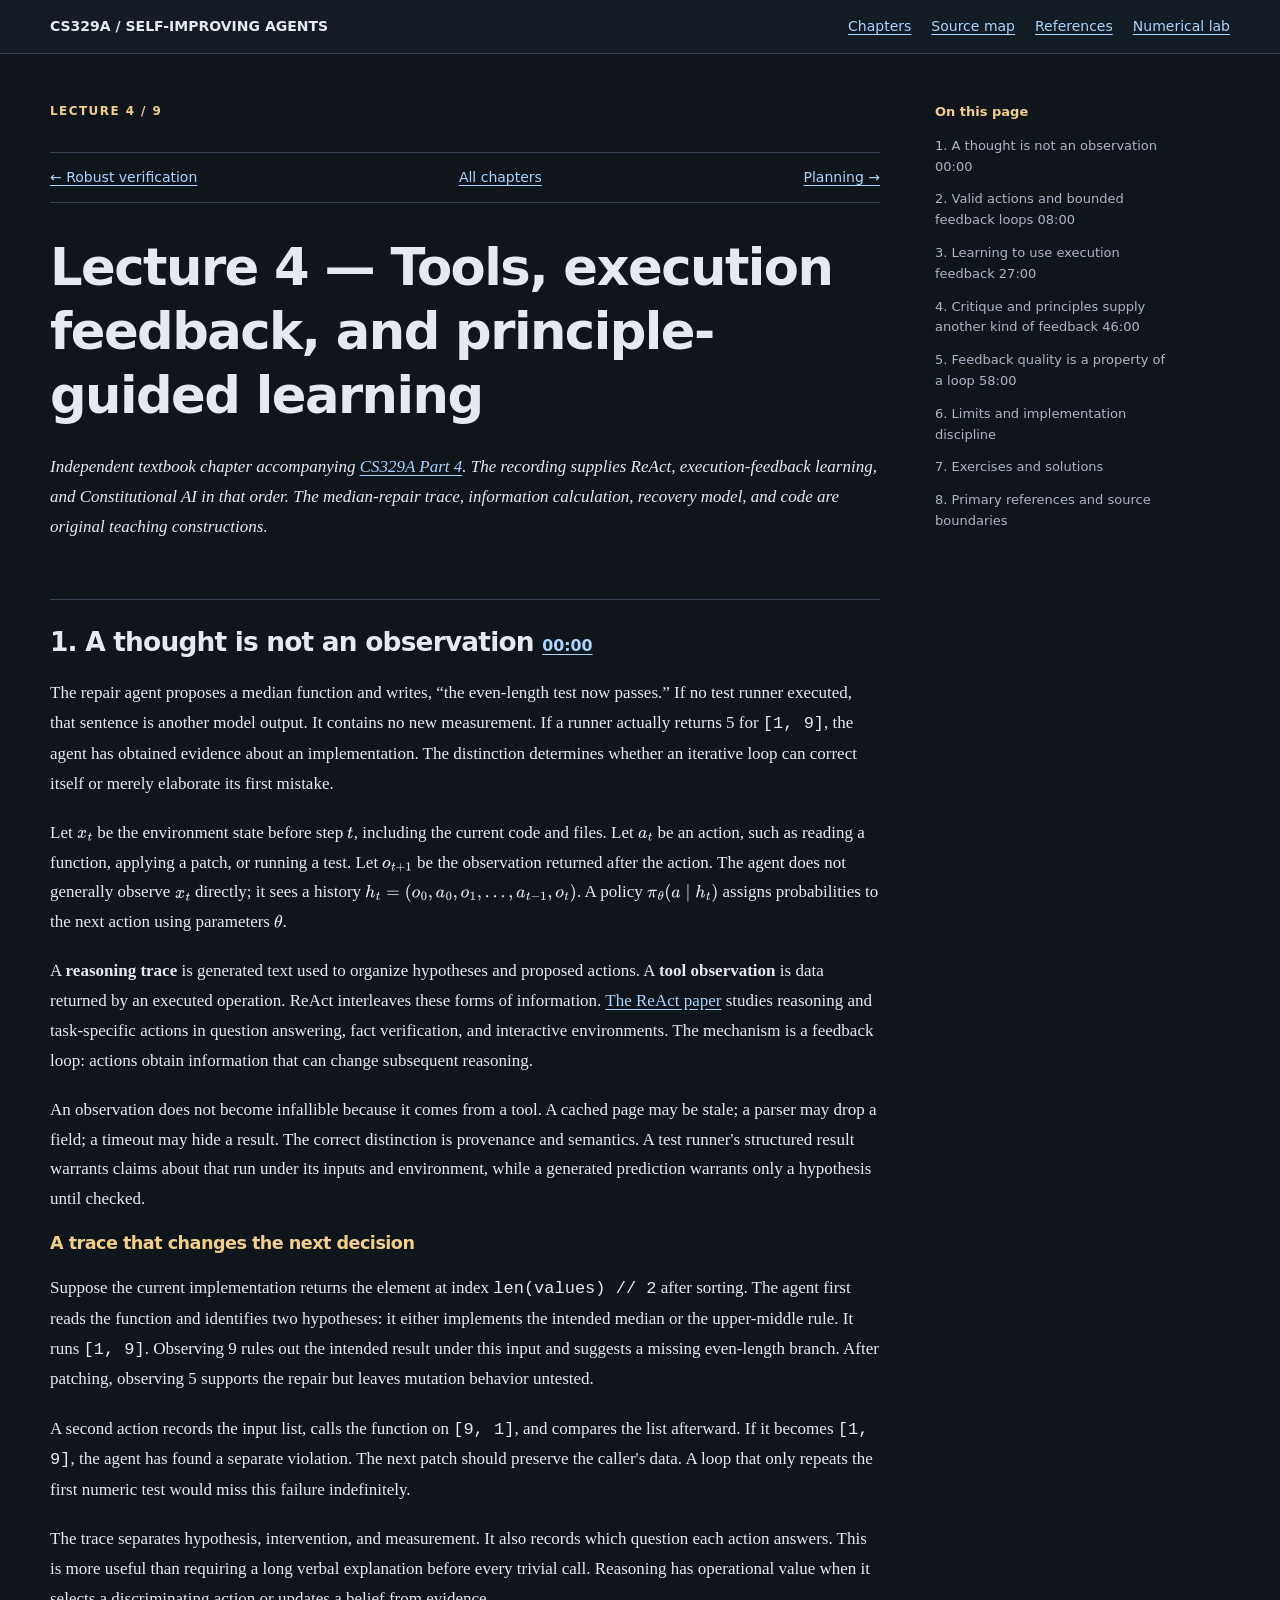
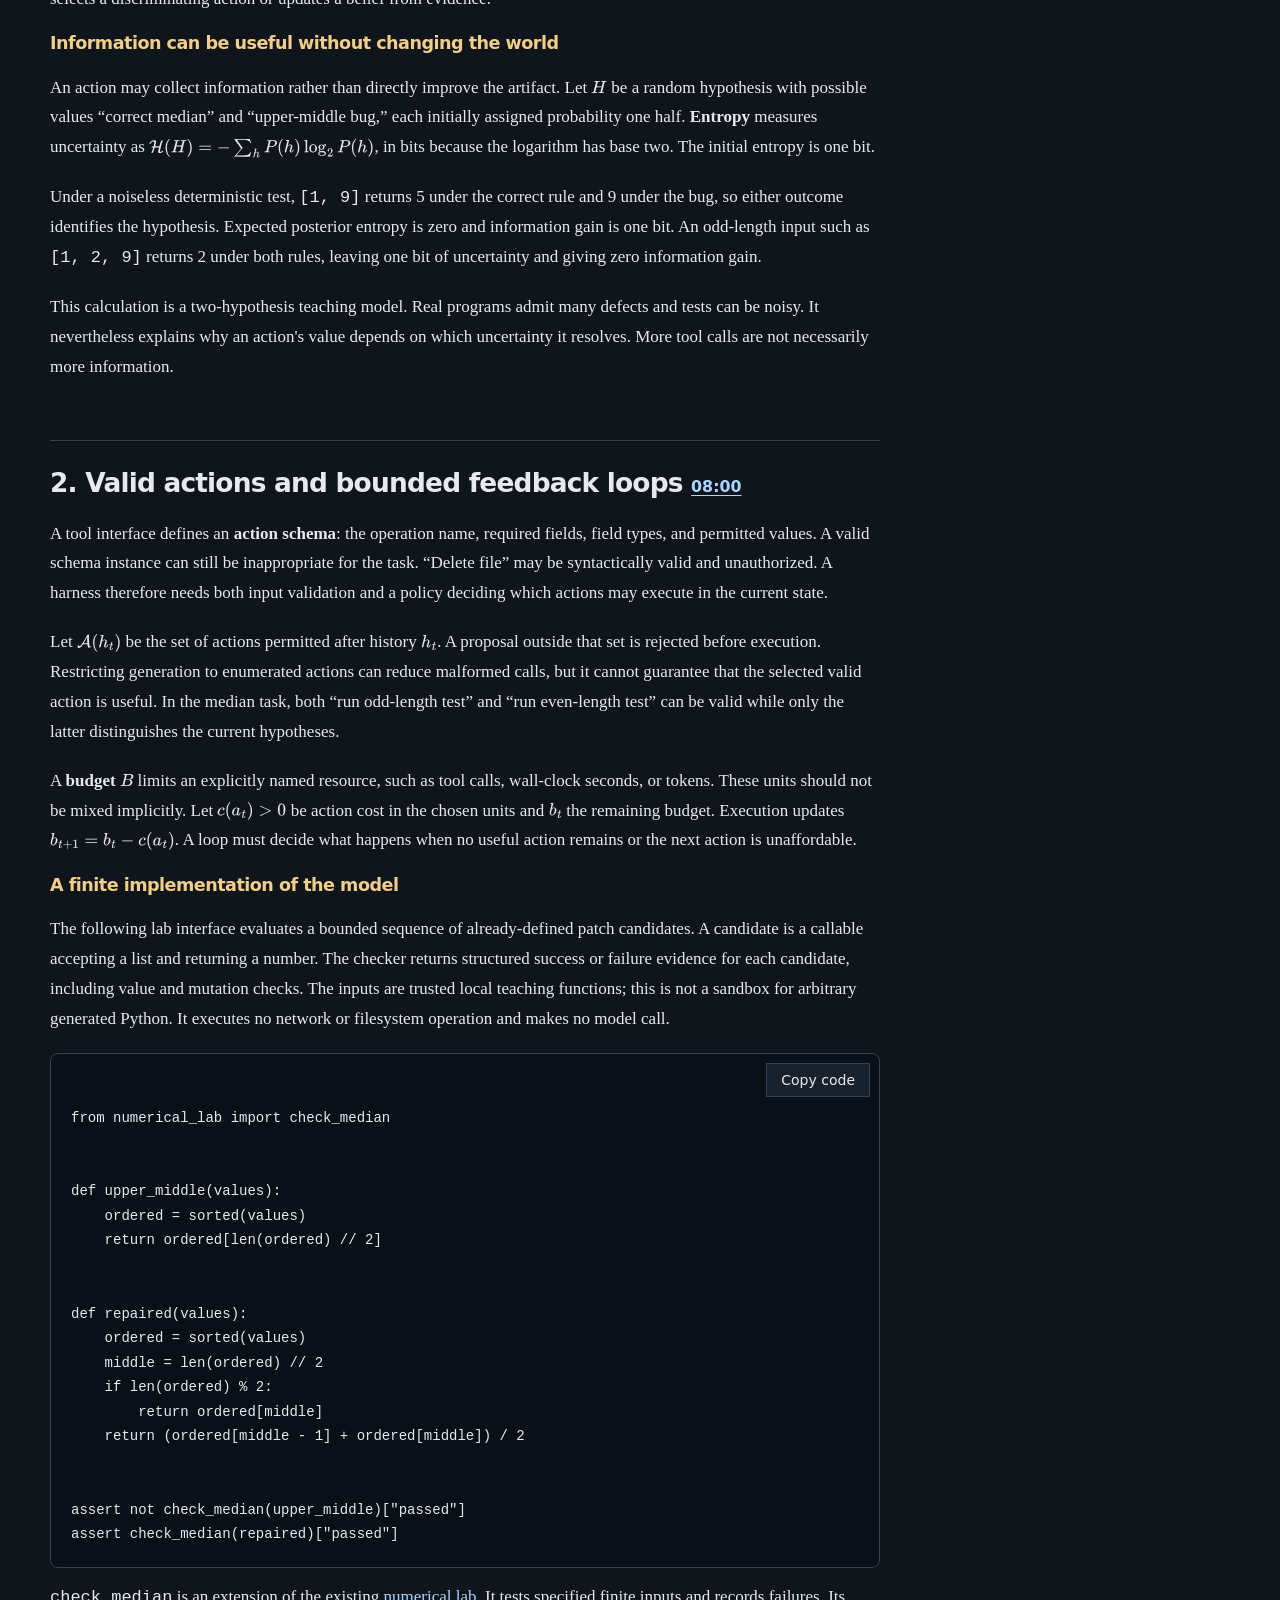
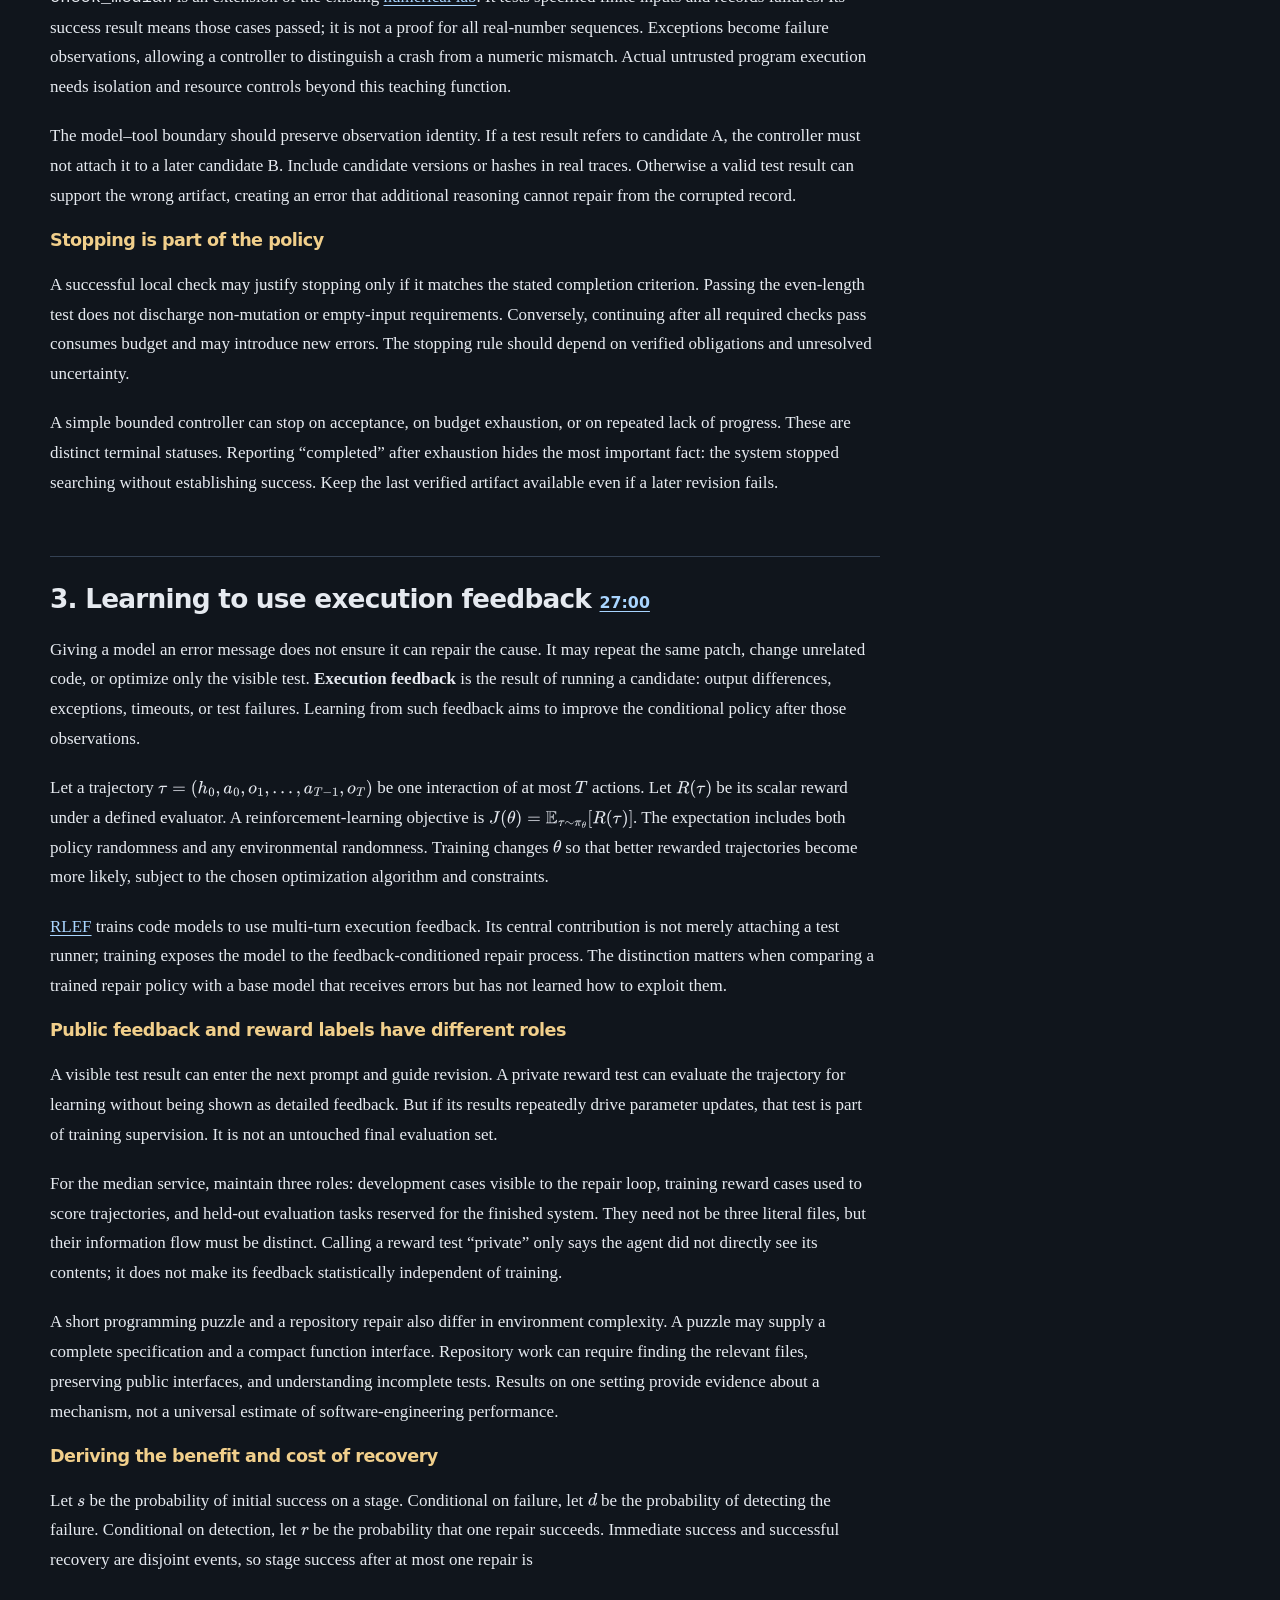
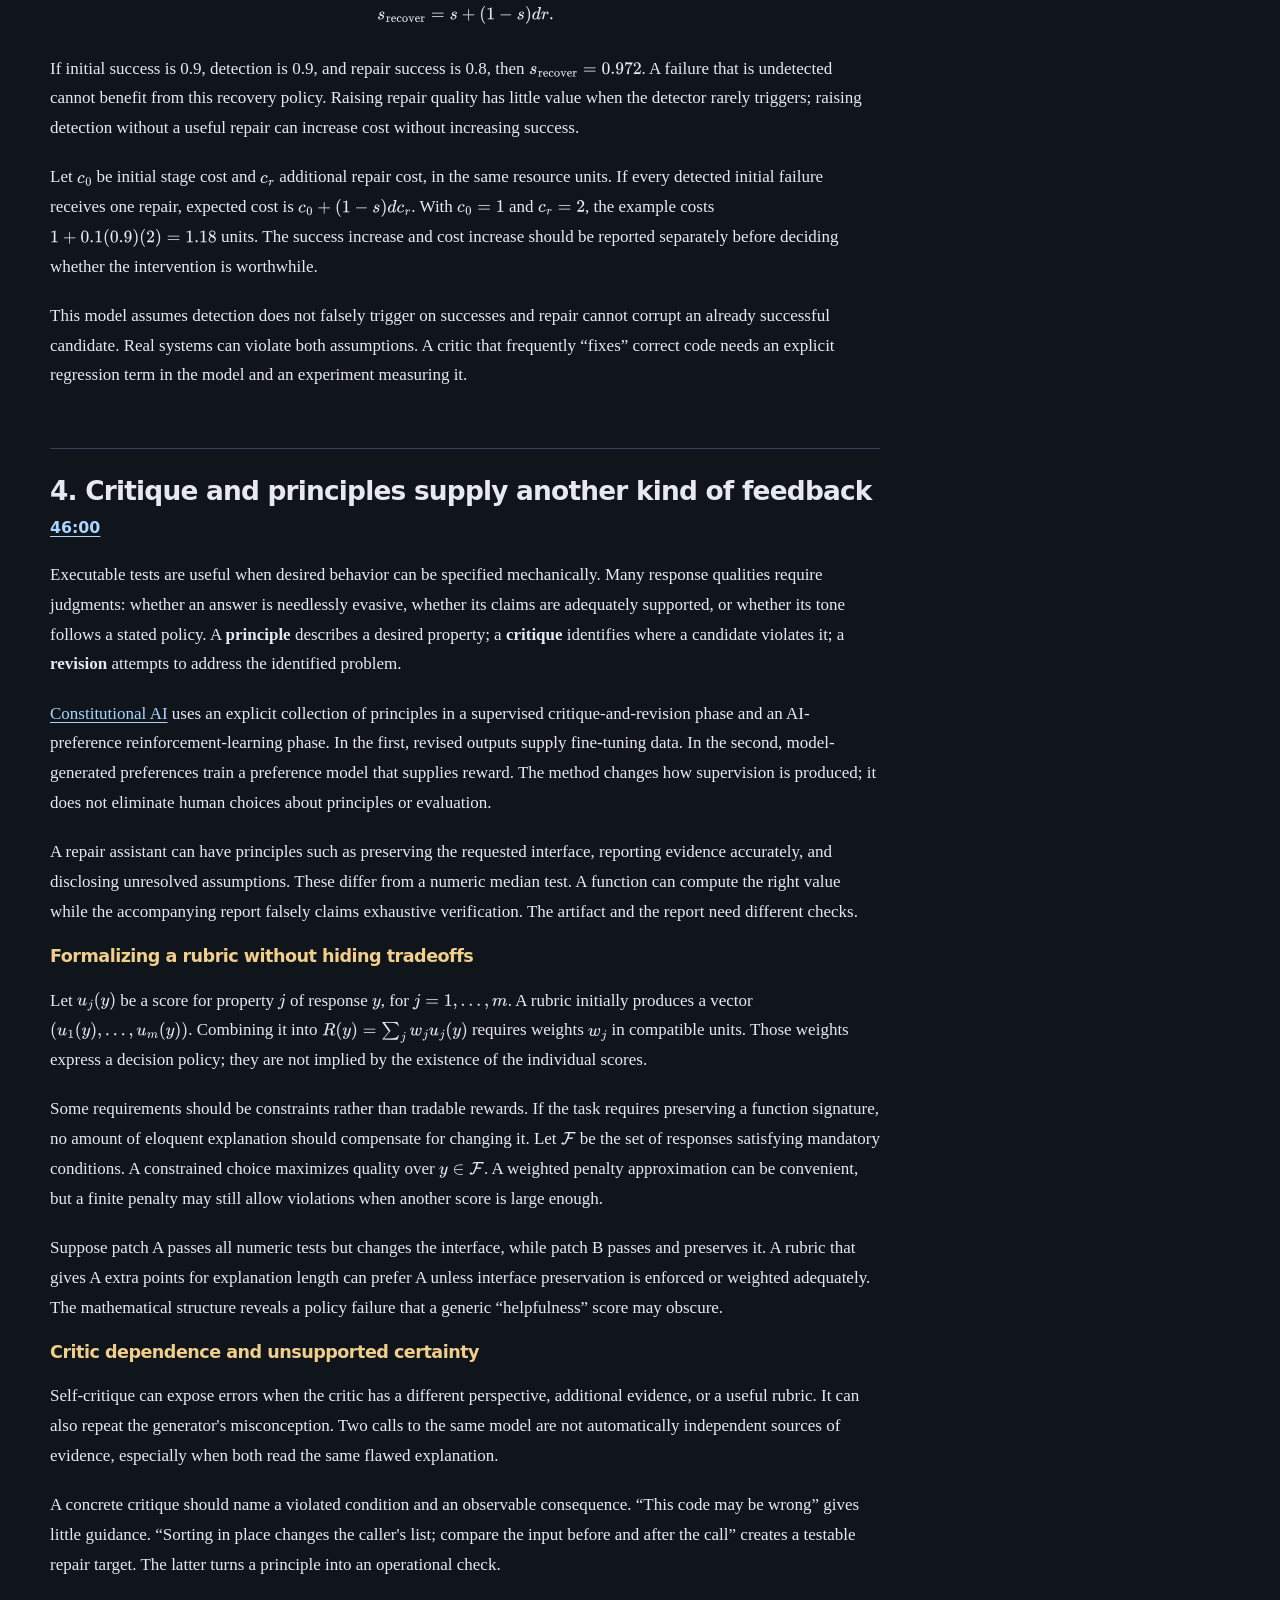
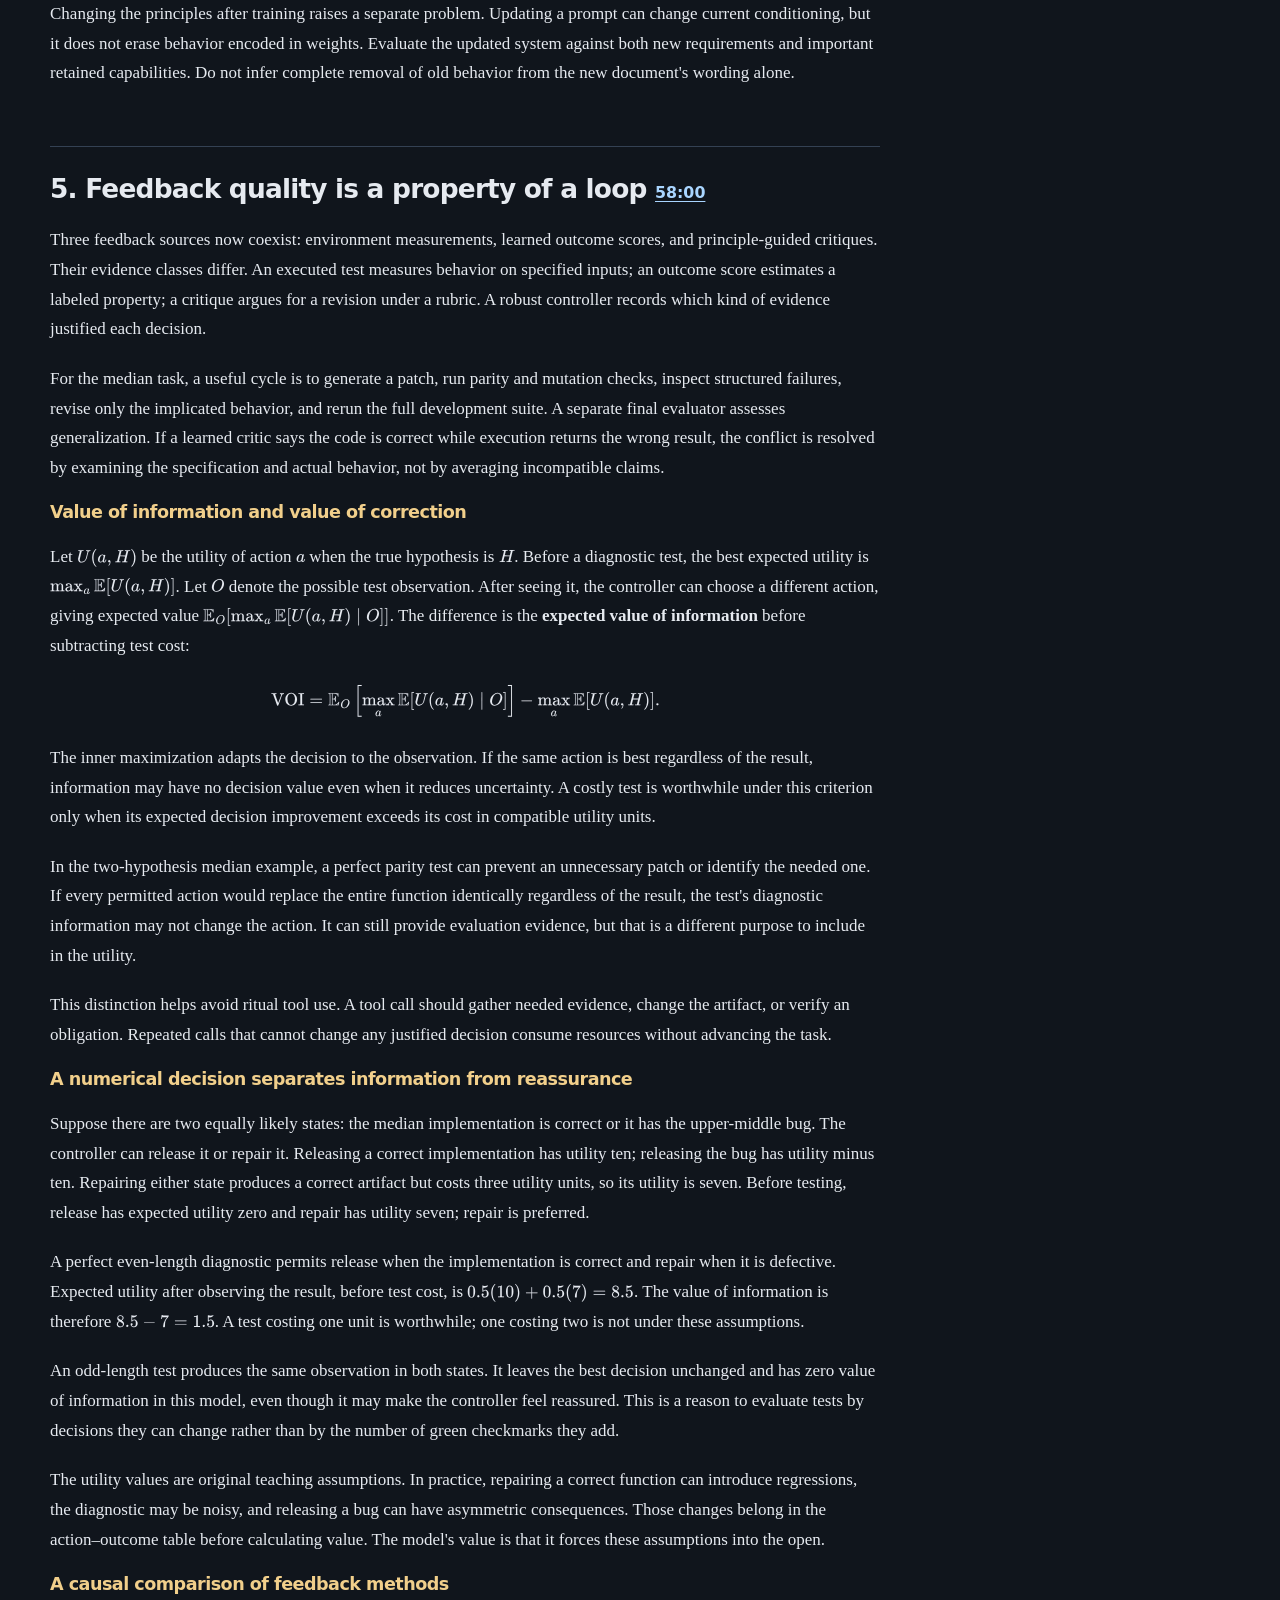
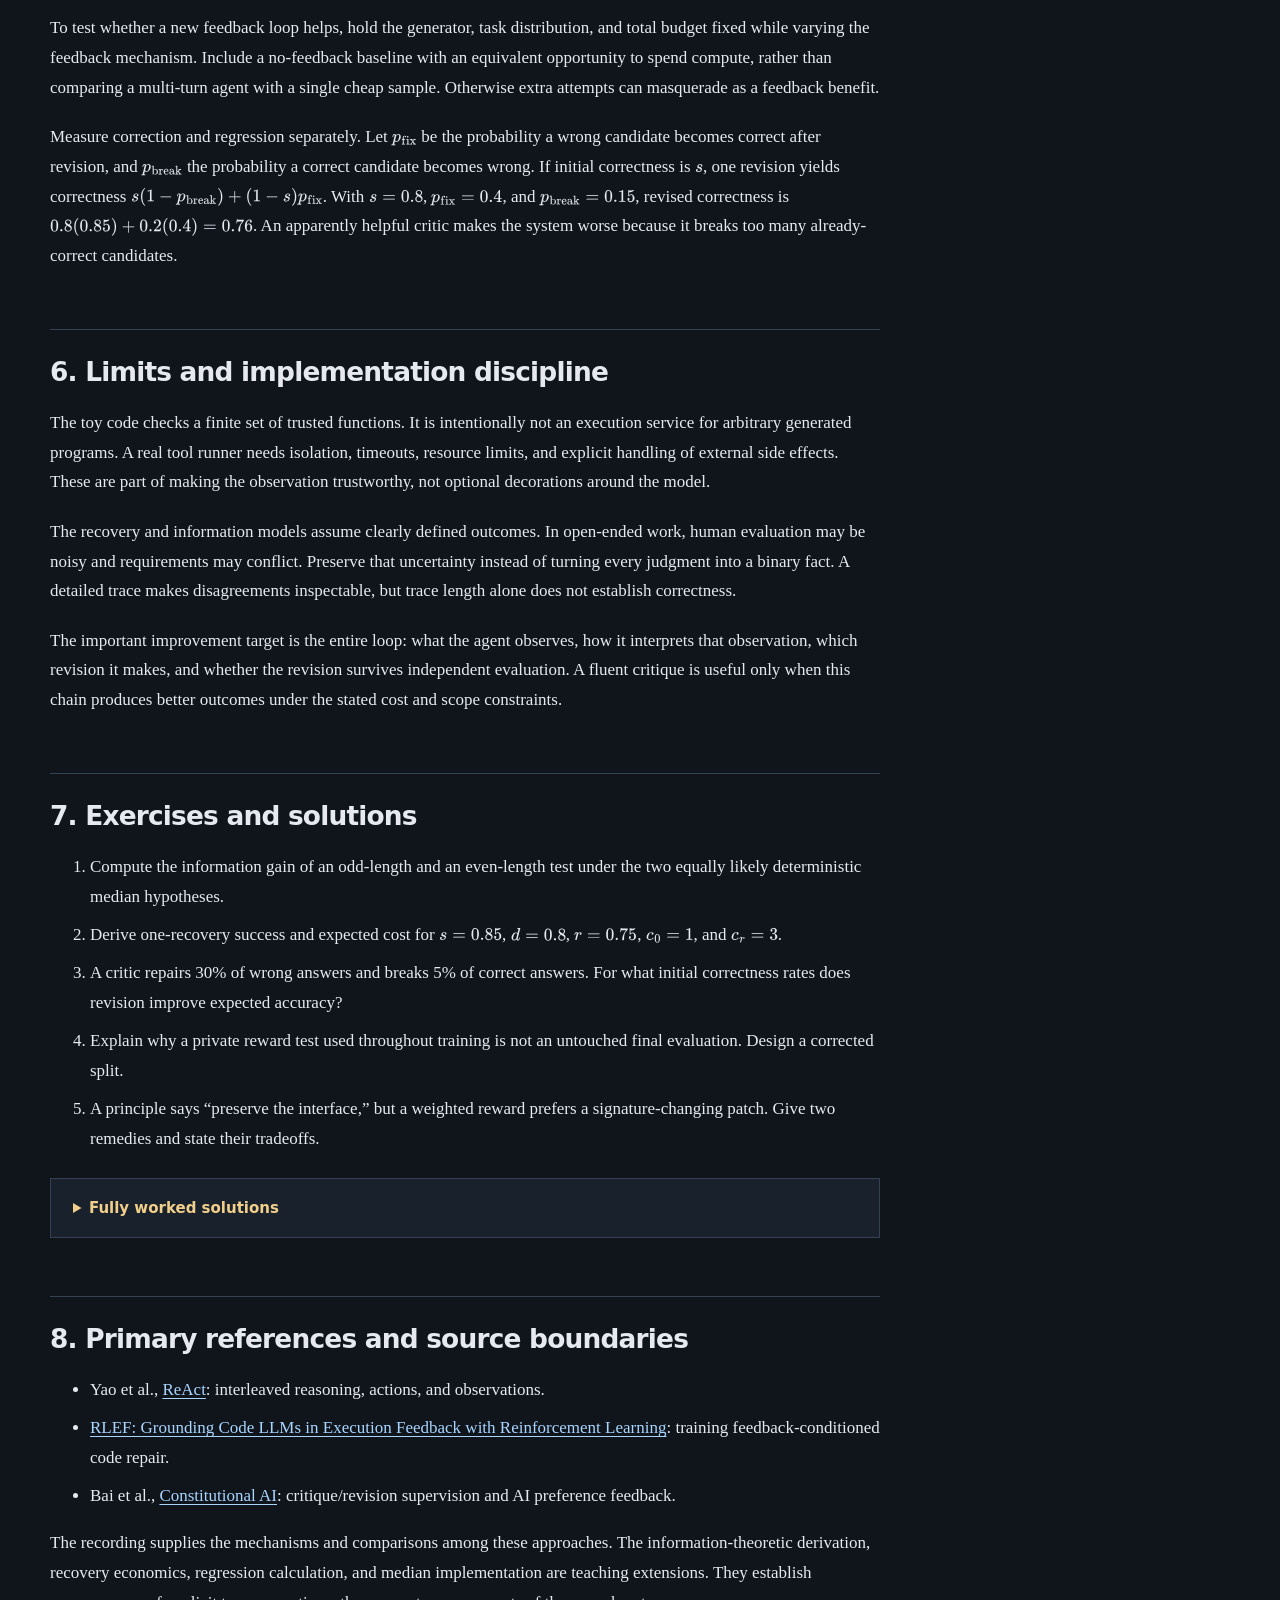
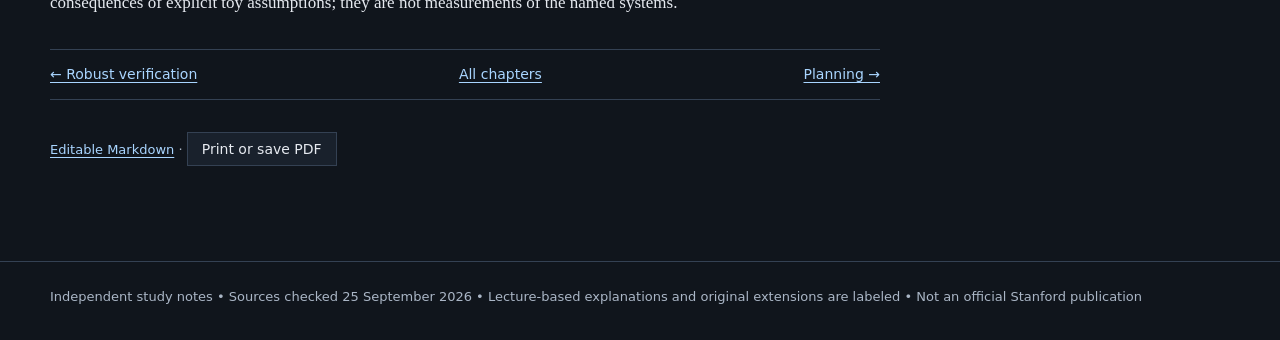
<file: lecture-04-feedback.html>
<!doctype html><html lang="en"><head><meta charset="utf-8"><meta name="viewport" content="width=device-width,initial-scale=1"><title>Tools and feedback · CS329A study notes</title><link rel="stylesheet" href="assets/notes.css"><script>window.MathJax={tex:{inlineMath:[['$','$']],displayMath:[['$$','$$']]},svg:{fontCache:'local'},options:{enableMenu:false}};</script><script defer src="assets/mathjax-tex-svg.js"></script></head><body>
<a class="skip" href="#main">Skip to main content</a><header class="top"><div class="shell"><a class="brand" href="index.html">CS329A / SELF-IMPROVING AGENTS</a><nav aria-label="Main navigation"><a href="index.html">Chapters</a><a href="source-map.html">Source map</a><a href="references.html">References</a><a href="numerical-lab.html">Numerical lab</a></nav></div></header>
<div class="shell layout"><main class="main" id="main"><div class="eyebrow">Lecture 4 / 9</div><nav class="chapter-nav" aria-label="Chapter navigation"><a href="lecture-03-verification.html">← Robust verification</a><a href="index.html">All chapters</a><a class="next" href="lecture-05-planning.html">Planning →</a></nav><h1 id="lecture-4-tools-execution-feedback-and-principle-guided-learning">Lecture 4 — Tools, execution feedback, and principle-guided learning</h1><details class="mobile-toc"><summary>Chapter contents</summary><strong>On this page</strong><ol><li><a href="#1-a-thought-is-not-an-observation-0000">1. A thought is not an observation 00:00</a></li><li><a href="#2-valid-actions-and-bounded-feedback-loops-0800">2. Valid actions and bounded feedback loops 08:00</a></li><li><a href="#3-learning-to-use-execution-feedback-2700">3. Learning to use execution feedback 27:00</a></li><li><a href="#4-critique-and-principles-supply-another-kind-of-feedback-4600">4. Critique and principles supply another kind of feedback 46:00</a></li><li><a href="#5-feedback-quality-is-a-property-of-a-loop-5800">5. Feedback quality is a property of a loop 58:00</a></li><li><a href="#6-limits-and-implementation-discipline">6. Limits and implementation discipline</a></li><li><a href="#7-exercises-and-solutions">7. Exercises and solutions</a></li><li><a href="#8-primary-references-and-source-boundaries">8. Primary references and source boundaries</a></li></ol></details>
<p><em>Independent textbook chapter accompanying <a href="https://www.youtube.com/watch?v=Lxh9RF5S-K0">CS329A Part 4</a>. The recording supplies ReAct, execution-feedback learning, and Constitutional AI in that order. The median-repair trace, information calculation, recovery model, and code are original teaching constructions.</em></p>
<h2 id="1-a-thought-is-not-an-observation-0000">1. A thought is not an observation <a href="https://www.youtube.com/watch?v=Lxh9RF5S-K0&amp;t=0s">00:00</a></h2>
<p>The repair agent proposes a median function and writes, “the even-length test now passes.” If no test runner executed, that sentence is another model output. It contains no new measurement. If a runner actually returns 5 for <code>[1, 9]</code>, the agent has obtained evidence about an implementation. The distinction determines whether an iterative loop can correct itself or merely elaborate its first mistake.</p>
<p>Let $x_t$ be the environment state before step $t$, including the current code and files. Let $a_t$ be an action, such as reading a function, applying a patch, or running a test. Let $o_{t+1}$ be the observation returned after the action. The agent does not generally observe $x_t$ directly; it sees a history $h_t=(o_0,a_0,o_1,\ldots,a_{t-1},o_t)$. A policy $\pi_\theta(a\mid h_t)$ assigns probabilities to the next action using parameters $\theta$.</p>
<p>A <strong>reasoning trace</strong> is generated text used to organize hypotheses and proposed actions. A <strong>tool observation</strong> is data returned by an executed operation. ReAct interleaves these forms of information. <a href="https://arxiv.org/abs/2210.03629">The ReAct paper</a> studies reasoning and task-specific actions in question answering, fact verification, and interactive environments. The mechanism is a feedback loop: actions obtain information that can change subsequent reasoning.</p>
<p>An observation does not become infallible because it comes from a tool. A cached page may be stale; a parser may drop a field; a timeout may hide a result. The correct distinction is provenance and semantics. A test runner's structured result warrants claims about that run under its inputs and environment, while a generated prediction warrants only a hypothesis until checked.</p>
<h3 id="a-trace-that-changes-the-next-decision">A trace that changes the next decision</h3>
<p>Suppose the current implementation returns the element at index <code>len(values) // 2</code> after sorting. The agent first reads the function and identifies two hypotheses: it either implements the intended median or the upper-middle rule. It runs <code>[1, 9]</code>. Observing 9 rules out the intended result under this input and suggests a missing even-length branch. After patching, observing 5 supports the repair but leaves mutation behavior untested.</p>
<p>A second action records the input list, calls the function on <code>[9, 1]</code>, and compares the list afterward. If it becomes <code>[1, 9]</code>, the agent has found a separate violation. The next patch should preserve the caller's data. A loop that only repeats the first numeric test would miss this failure indefinitely.</p>
<p>The trace separates hypothesis, intervention, and measurement. It also records which question each action answers. This is more useful than requiring a long verbal explanation before every trivial call. Reasoning has operational value when it selects a discriminating action or updates a belief from evidence.</p>
<h3 id="information-can-be-useful-without-changing-the-world">Information can be useful without changing the world</h3>
<p>An action may collect information rather than directly improve the artifact. Let $H$ be a random hypothesis with possible values “correct median” and “upper-middle bug,” each initially assigned probability one half. <strong>Entropy</strong> measures uncertainty as $\mathcal H(H)=-\sum_hP(h)\log_2P(h)$, in bits because the logarithm has base two. The initial entropy is one bit.</p>
<p>Under a noiseless deterministic test, <code>[1, 9]</code> returns 5 under the correct rule and 9 under the bug, so either outcome identifies the hypothesis. Expected posterior entropy is zero and information gain is one bit. An odd-length input such as <code>[1, 2, 9]</code> returns 2 under both rules, leaving one bit of uncertainty and giving zero information gain.</p>
<p>This calculation is a two-hypothesis teaching model. Real programs admit many defects and tests can be noisy. It nevertheless explains why an action's value depends on which uncertainty it resolves. More tool calls are not necessarily more information.</p>
<h2 id="2-valid-actions-and-bounded-feedback-loops-0800">2. Valid actions and bounded feedback loops <a href="https://www.youtube.com/watch?v=Lxh9RF5S-K0&amp;t=480s">08:00</a></h2>
<p>A tool interface defines an <strong>action schema</strong>: the operation name, required fields, field types, and permitted values. A valid schema instance can still be inappropriate for the task. “Delete file” may be syntactically valid and unauthorized. A harness therefore needs both input validation and a policy deciding which actions may execute in the current state.</p>
<p>Let $\mathcal A(h_t)$ be the set of actions permitted after history $h_t$. A proposal outside that set is rejected before execution. Restricting generation to enumerated actions can reduce malformed calls, but it cannot guarantee that the selected valid action is useful. In the median task, both “run odd-length test” and “run even-length test” can be valid while only the latter distinguishes the current hypotheses.</p>
<p>A <strong>budget</strong> $B$ limits an explicitly named resource, such as tool calls, wall-clock seconds, or tokens. These units should not be mixed implicitly. Let $c(a_t)&gt;0$ be action cost in the chosen units and $b_t$ the remaining budget. Execution updates $b_{t+1}=b_t-c(a_t)$. A loop must decide what happens when no useful action remains or the next action is unaffordable.</p>
<h3 id="a-finite-implementation-of-the-model">A finite implementation of the model</h3>
<p>The following lab interface evaluates a bounded sequence of already-defined patch candidates. A candidate is a callable accepting a list and returning a number. The checker returns structured success or failure evidence for each candidate, including value and mutation checks. The inputs are trusted local teaching functions; this is not a sandbox for arbitrary generated Python. It executes no network or filesystem operation and makes no model call.</p>
<pre><code class="language-python">from numerical_lab import check_median


def upper_middle(values):
    ordered = sorted(values)
    return ordered[len(ordered) // 2]


def repaired(values):
    ordered = sorted(values)
    middle = len(ordered) // 2
    if len(ordered) % 2:
        return ordered[middle]
    return (ordered[middle - 1] + ordered[middle]) / 2


assert not check_median(upper_middle)["passed"]
assert check_median(repaired)["passed"]
</code></pre>
<p><code>check_median</code> is an extension of the existing <a href="numerical_lab.py">numerical lab</a>. It tests specified finite inputs and records failures. Its success result means those cases passed; it is not a proof for all real-number sequences. Exceptions become failure observations, allowing a controller to distinguish a crash from a numeric mismatch. Actual untrusted program execution needs isolation and resource controls beyond this teaching function.</p>
<p>The model–tool boundary should preserve observation identity. If a test result refers to candidate A, the controller must not attach it to a later candidate B. Include candidate versions or hashes in real traces. Otherwise a valid test result can support the wrong artifact, creating an error that additional reasoning cannot repair from the corrupted record.</p>
<h3 id="stopping-is-part-of-the-policy">Stopping is part of the policy</h3>
<p>A successful local check may justify stopping only if it matches the stated completion criterion. Passing the even-length test does not discharge non-mutation or empty-input requirements. Conversely, continuing after all required checks pass consumes budget and may introduce new errors. The stopping rule should depend on verified obligations and unresolved uncertainty.</p>
<p>A simple bounded controller can stop on acceptance, on budget exhaustion, or on repeated lack of progress. These are distinct terminal statuses. Reporting “completed” after exhaustion hides the most important fact: the system stopped searching without establishing success. Keep the last verified artifact available even if a later revision fails.</p>
<h2 id="3-learning-to-use-execution-feedback-2700">3. Learning to use execution feedback <a href="https://www.youtube.com/watch?v=Lxh9RF5S-K0&amp;t=1620s">27:00</a></h2>
<p>Giving a model an error message does not ensure it can repair the cause. It may repeat the same patch, change unrelated code, or optimize only the visible test. <strong>Execution feedback</strong> is the result of running a candidate: output differences, exceptions, timeouts, or test failures. Learning from such feedback aims to improve the conditional policy after those observations.</p>
<p>Let a trajectory $\tau=(h_0,a_0,o_1,\ldots,a_{T-1},o_T)$ be one interaction of at most $T$ actions. Let $R(\tau)$ be its scalar reward under a defined evaluator. A reinforcement-learning objective is $J(\theta)=\mathbb E_{\tau\sim\pi_\theta}[R(\tau)]$. The expectation includes both policy randomness and any environmental randomness. Training changes $\theta$ so that better rewarded trajectories become more likely, subject to the chosen optimization algorithm and constraints.</p>
<p><a href="https://arxiv.org/abs/2410.02089">RLEF</a> trains code models to use multi-turn execution feedback. Its central contribution is not merely attaching a test runner; training exposes the model to the feedback-conditioned repair process. The distinction matters when comparing a trained repair policy with a base model that receives errors but has not learned how to exploit them.</p>
<h3 id="public-feedback-and-reward-labels-have-different-roles">Public feedback and reward labels have different roles</h3>
<p>A visible test result can enter the next prompt and guide revision. A private reward test can evaluate the trajectory for learning without being shown as detailed feedback. But if its results repeatedly drive parameter updates, that test is part of training supervision. It is not an untouched final evaluation set.</p>
<p>For the median service, maintain three roles: development cases visible to the repair loop, training reward cases used to score trajectories, and held-out evaluation tasks reserved for the finished system. They need not be three literal files, but their information flow must be distinct. Calling a reward test “private” only says the agent did not directly see its contents; it does not make its feedback statistically independent of training.</p>
<p>A short programming puzzle and a repository repair also differ in environment complexity. A puzzle may supply a complete specification and a compact function interface. Repository work can require finding the relevant files, preserving public interfaces, and understanding incomplete tests. Results on one setting provide evidence about a mechanism, not a universal estimate of software-engineering performance.</p>
<h3 id="deriving-the-benefit-and-cost-of-recovery">Deriving the benefit and cost of recovery</h3>
<p>Let $s$ be the probability of initial success on a stage. Conditional on failure, let $d$ be the probability of detecting the failure. Conditional on detection, let $r$ be the probability that one repair succeeds. Immediate success and successful recovery are disjoint events, so stage success after at most one repair is</p>
<p>$$s_{\rm recover}=s+(1-s)dr.$$</p>
<p>If initial success is 0.9, detection is 0.9, and repair success is 0.8, then $s_{\rm recover}=0.972$. A failure that is undetected cannot benefit from this recovery policy. Raising repair quality has little value when the detector rarely triggers; raising detection without a useful repair can increase cost without increasing success.</p>
<p>Let $c_0$ be initial stage cost and $c_r$ additional repair cost, in the same resource units. If every detected initial failure receives one repair, expected cost is $c_0+(1-s)dc_r$. With $c_0=1$ and $c_r=2$, the example costs $1+0.1(0.9)(2)=1.18$ units. The success increase and cost increase should be reported separately before deciding whether the intervention is worthwhile.</p>
<p>This model assumes detection does not falsely trigger on successes and repair cannot corrupt an already successful candidate. Real systems can violate both assumptions. A critic that frequently “fixes” correct code needs an explicit regression term in the model and an experiment measuring it.</p>
<h2 id="4-critique-and-principles-supply-another-kind-of-feedback-4600">4. Critique and principles supply another kind of feedback <a href="https://www.youtube.com/watch?v=Lxh9RF5S-K0&amp;t=2760s">46:00</a></h2>
<p>Executable tests are useful when desired behavior can be specified mechanically. Many response qualities require judgments: whether an answer is needlessly evasive, whether its claims are adequately supported, or whether its tone follows a stated policy. A <strong>principle</strong> describes a desired property; a <strong>critique</strong> identifies where a candidate violates it; a <strong>revision</strong> attempts to address the identified problem.</p>
<p><a href="https://arxiv.org/abs/2212.08073">Constitutional AI</a> uses an explicit collection of principles in a supervised critique-and-revision phase and an AI-preference reinforcement-learning phase. In the first, revised outputs supply fine-tuning data. In the second, model-generated preferences train a preference model that supplies reward. The method changes how supervision is produced; it does not eliminate human choices about principles or evaluation.</p>
<p>A repair assistant can have principles such as preserving the requested interface, reporting evidence accurately, and disclosing unresolved assumptions. These differ from a numeric median test. A function can compute the right value while the accompanying report falsely claims exhaustive verification. The artifact and the report need different checks.</p>
<h3 id="formalizing-a-rubric-without-hiding-tradeoffs">Formalizing a rubric without hiding tradeoffs</h3>
<p>Let $u_j(y)$ be a score for property $j$ of response $y$, for $j=1,\ldots,m$. A rubric initially produces a vector $(u_1(y),\ldots,u_m(y))$. Combining it into $R(y)=\sum_jw_ju_j(y)$ requires weights $w_j$ in compatible units. Those weights express a decision policy; they are not implied by the existence of the individual scores.</p>
<p>Some requirements should be constraints rather than tradable rewards. If the task requires preserving a function signature, no amount of eloquent explanation should compensate for changing it. Let $\mathcal F$ be the set of responses satisfying mandatory conditions. A constrained choice maximizes quality over $y\in\mathcal F$. A weighted penalty approximation can be convenient, but a finite penalty may still allow violations when another score is large enough.</p>
<p>Suppose patch A passes all numeric tests but changes the interface, while patch B passes and preserves it. A rubric that gives A extra points for explanation length can prefer A unless interface preservation is enforced or weighted adequately. The mathematical structure reveals a policy failure that a generic “helpfulness” score may obscure.</p>
<h3 id="critic-dependence-and-unsupported-certainty">Critic dependence and unsupported certainty</h3>
<p>Self-critique can expose errors when the critic has a different perspective, additional evidence, or a useful rubric. It can also repeat the generator's misconception. Two calls to the same model are not automatically independent sources of evidence, especially when both read the same flawed explanation.</p>
<p>A concrete critique should name a violated condition and an observable consequence. “This code may be wrong” gives little guidance. “Sorting in place changes the caller's list; compare the input before and after the call” creates a testable repair target. The latter turns a principle into an operational check.</p>
<p>Changing the principles after training raises a separate problem. Updating a prompt can change current conditioning, but it does not erase behavior encoded in weights. Evaluate the updated system against both new requirements and important retained capabilities. Do not infer complete removal of old behavior from the new document's wording alone.</p>
<h2 id="5-feedback-quality-is-a-property-of-a-loop-5800">5. Feedback quality is a property of a loop <a href="https://www.youtube.com/watch?v=Lxh9RF5S-K0&amp;t=3480s">58:00</a></h2>
<p>Three feedback sources now coexist: environment measurements, learned outcome scores, and principle-guided critiques. Their evidence classes differ. An executed test measures behavior on specified inputs; an outcome score estimates a labeled property; a critique argues for a revision under a rubric. A robust controller records which kind of evidence justified each decision.</p>
<p>For the median task, a useful cycle is to generate a patch, run parity and mutation checks, inspect structured failures, revise only the implicated behavior, and rerun the full development suite. A separate final evaluator assesses generalization. If a learned critic says the code is correct while execution returns the wrong result, the conflict is resolved by examining the specification and actual behavior, not by averaging incompatible claims.</p>
<h3 id="value-of-information-and-value-of-correction">Value of information and value of correction</h3>
<p>Let $U(a,H)$ be the utility of action $a$ when the true hypothesis is $H$. Before a diagnostic test, the best expected utility is $\max_a\mathbb E[U(a,H)]$. Let $O$ denote the possible test observation. After seeing it, the controller can choose a different action, giving expected value $\mathbb E_O[\max_a\mathbb E[U(a,H)\mid O]]$. The difference is the <strong>expected value of information</strong> before subtracting test cost:</p>
<p>$$\operatorname{VOI}=\mathbb E_O\left[\max_a\mathbb E[U(a,H)\mid O]\right]
-\max_a\mathbb E[U(a,H)].$$</p>
<p>The inner maximization adapts the decision to the observation. If the same action is best regardless of the result, information may have no decision value even when it reduces uncertainty. A costly test is worthwhile under this criterion only when its expected decision improvement exceeds its cost in compatible utility units.</p>
<p>In the two-hypothesis median example, a perfect parity test can prevent an unnecessary patch or identify the needed one. If every permitted action would replace the entire function identically regardless of the result, the test's diagnostic information may not change the action. It can still provide evaluation evidence, but that is a different purpose to include in the utility.</p>
<p>This distinction helps avoid ritual tool use. A tool call should gather needed evidence, change the artifact, or verify an obligation. Repeated calls that cannot change any justified decision consume resources without advancing the task.</p>
<h3 id="a-numerical-decision-separates-information-from-reassurance">A numerical decision separates information from reassurance</h3>
<p>Suppose there are two equally likely states: the median implementation is correct or it has the upper-middle bug. The controller can release it or repair it. Releasing a correct implementation has utility ten; releasing the bug has utility minus ten. Repairing either state produces a correct artifact but costs three utility units, so its utility is seven. Before testing, release has expected utility zero and repair has utility seven; repair is preferred.</p>
<p>A perfect even-length diagnostic permits release when the implementation is correct and repair when it is defective. Expected utility after observing the result, before test cost, is $0.5(10)+0.5(7)=8.5$. The value of information is therefore $8.5-7=1.5$. A test costing one unit is worthwhile; one costing two is not under these assumptions.</p>
<p>An odd-length test produces the same observation in both states. It leaves the best decision unchanged and has zero value of information in this model, even though it may make the controller feel reassured. This is a reason to evaluate tests by decisions they can change rather than by the number of green checkmarks they add.</p>
<p>The utility values are original teaching assumptions. In practice, repairing a correct function can introduce regressions, the diagnostic may be noisy, and releasing a bug can have asymmetric consequences. Those changes belong in the action–outcome table before calculating value. The model's value is that it forces these assumptions into the open.</p>
<h3 id="a-causal-comparison-of-feedback-methods">A causal comparison of feedback methods</h3>
<p>To test whether a new feedback loop helps, hold the generator, task distribution, and total budget fixed while varying the feedback mechanism. Include a no-feedback baseline with an equivalent opportunity to spend compute, rather than comparing a multi-turn agent with a single cheap sample. Otherwise extra attempts can masquerade as a feedback benefit.</p>
<p>Measure correction and regression separately. Let $p_{\rm fix}$ be the probability a wrong candidate becomes correct after revision, and $p_{\rm break}$ the probability a correct candidate becomes wrong. If initial correctness is $s$, one revision yields correctness $s(1-p_{\rm break})+(1-s)p_{\rm fix}$. With $s=0.8$, $p_{\rm fix}=0.4$, and $p_{\rm break}=0.15$, revised correctness is $0.8(0.85)+0.2(0.4)=0.76$. An apparently helpful critic makes the system worse because it breaks too many already-correct candidates.</p>
<h2 id="6-limits-and-implementation-discipline">6. Limits and implementation discipline</h2>
<p>The toy code checks a finite set of trusted functions. It is intentionally not an execution service for arbitrary generated programs. A real tool runner needs isolation, timeouts, resource limits, and explicit handling of external side effects. These are part of making the observation trustworthy, not optional decorations around the model.</p>
<p>The recovery and information models assume clearly defined outcomes. In open-ended work, human evaluation may be noisy and requirements may conflict. Preserve that uncertainty instead of turning every judgment into a binary fact. A detailed trace makes disagreements inspectable, but trace length alone does not establish correctness.</p>
<p>The important improvement target is the entire loop: what the agent observes, how it interprets that observation, which revision it makes, and whether the revision survives independent evaluation. A fluent critique is useful only when this chain produces better outcomes under the stated cost and scope constraints.</p>
<h2 id="7-exercises-and-solutions">7. Exercises and solutions</h2>
<ol>
<li>Compute the information gain of an odd-length and an even-length test under the two equally likely deterministic median hypotheses.</li>
<li>Derive one-recovery success and expected cost for $s=0.85$, $d=0.8$, $r=0.75$, $c_0=1$, and $c_r=3$.</li>
<li>A critic repairs 30% of wrong answers and breaks 5% of correct answers. For what initial correctness rates does revision improve expected accuracy?</li>
<li>Explain why a private reward test used throughout training is not an untouched final evaluation. Design a corrected split.</li>
<li>A principle says “preserve the interface,” but a weighted reward prefers a signature-changing patch. Give two remedies and state their tradeoffs.</li>
</ol>
<details><summary>Fully worked solutions</summary>
<p><strong>1.</strong> The prior entropy is $-2(0.5\log_2 0.5)=1$ bit. An odd-length test has the same output under both hypotheses, so the posterior remains one half–one half and information gain is zero. An even-length input with unequal middle values produces different outputs, so the posterior concentrates on one hypothesis and its entropy is zero. Information gain is one bit. Noisy execution or additional hypotheses would change this calculation.</p>
<p><strong>2.</strong> Immediate success contributes 0.85. The disjoint recovery path contributes $0.15(0.8)(0.75)=0.09$, giving 0.94 total success. Repair is attempted with probability $0.15(0.8)=0.12$, so expected cost is $1+0.12(3)=1.36$. The intervention buys nine percentage points of success for 0.36 additional expected cost units. Whether that is worthwhile depends on the value of success and any latency constraint.</p>
<p><strong>3.</strong> Revised accuracy is $s(0.95)+(1-s)(0.30)=0.30+0.65s$. It exceeds $s$ when $0.30&gt;0.35s$, or $s&lt;6/7\approx0.8571$. At very high initial accuracy, there are few errors to repair and many correct answers that can be damaged. This calculation motivates selective revision rather than treating critique as universally beneficial.</p>
<p><strong>4.</strong> Repeated reward outcomes influence parameters, so the trained policy adapts to that supervision even if it never reads the test source. Reserve final tasks and their evaluator outcomes until the policy, prompts, stopping rule, and thresholds are frozen. Use visible development tests for interaction, separate reward cases for learning, and untouched tasks for final comparison. If the final set influences another update, it becomes development data and a new final set is needed for an independent claim.</p>
<p><strong>5.</strong> Enforce signature preservation as a hard feasibility constraint, rejecting violating patches before quality ranking. This is reliable when the condition is mechanically checkable but may reject an otherwise useful redesign that the user could have authorized separately. Alternatively increase its penalty and calibrate the reward tradeoff, which preserves flexibility but provides no absolute guarantee at finite penalty. The first remedy matches a mandatory interface requirement more directly.</p>
</details>
<h2 id="8-primary-references-and-source-boundaries">8. Primary references and source boundaries</h2>
<ul>
<li>Yao et al., <a href="https://arxiv.org/abs/2210.03629">ReAct</a>: interleaved reasoning, actions, and observations.</li>
<li><a href="https://arxiv.org/abs/2410.02089">RLEF: Grounding Code LLMs in Execution Feedback with Reinforcement Learning</a>: training feedback-conditioned code repair.</li>
<li>Bai et al., <a href="https://arxiv.org/abs/2212.08073">Constitutional AI</a>: critique/revision supervision and AI preference feedback.</li>
</ul>
<p>The recording supplies the mechanisms and comparisons among these approaches. The information-theoretic derivation, recovery economics, regression calculation, and median implementation are teaching extensions. They establish consequences of explicit toy assumptions; they are not measurements of the named systems.</p><nav class="chapter-nav" aria-label="Chapter navigation"><a href="lecture-03-verification.html">← Robust verification</a><a href="index.html">All chapters</a><a class="next" href="lecture-05-planning.html">Planning →</a></nav><p class="tiny"><a href="lecture-04-feedback.md">Editable Markdown</a> · <button onclick="window.print()">Print or save PDF</button></p></main><aside class="side" aria-label="On this page"><strong>On this page</strong><ol><li><a href="#1-a-thought-is-not-an-observation-0000">1. A thought is not an observation 00:00</a></li><li><a href="#2-valid-actions-and-bounded-feedback-loops-0800">2. Valid actions and bounded feedback loops 08:00</a></li><li><a href="#3-learning-to-use-execution-feedback-2700">3. Learning to use execution feedback 27:00</a></li><li><a href="#4-critique-and-principles-supply-another-kind-of-feedback-4600">4. Critique and principles supply another kind of feedback 46:00</a></li><li><a href="#5-feedback-quality-is-a-property-of-a-loop-5800">5. Feedback quality is a property of a loop 58:00</a></li><li><a href="#6-limits-and-implementation-discipline">6. Limits and implementation discipline</a></li><li><a href="#7-exercises-and-solutions">7. Exercises and solutions</a></li><li><a href="#8-primary-references-and-source-boundaries">8. Primary references and source boundaries</a></li></ol></aside></div><footer class="foot"><div class="shell">Independent study notes • Sources checked 25 September 2026 • Lecture-based explanations and original extensions are labeled • Not an official Stanford publication</div></footer><script>let savedDetails=[];addEventListener('beforeprint',()=>{savedDetails=[...document.querySelectorAll('details')].map(d=>[d,d.open]);savedDetails.forEach(([d])=>d.open=true)});addEventListener('afterprint',()=>savedDetails.forEach(([d,o])=>d.open=o));</script><script>document.querySelectorAll('pre').forEach(pre=>{const wrap=document.createElement('div');wrap.className='codewrap';pre.before(wrap);wrap.append(pre);const button=document.createElement('button');button.className='copybtn';button.textContent='Copy code';button.setAttribute('aria-label','Copy code to clipboard');wrap.prepend(button);button.addEventListener('click',async()=>{const text=pre.innerText;try{await navigator.clipboard.writeText(text)}catch(e){const area=document.createElement('textarea');area.value=text;document.body.append(area);area.select();const ok=document.execCommand('copy');area.remove();if(!ok){button.textContent='Select code to copy';return}}button.textContent='Copied';setTimeout(()=>button.textContent='Copy code',1500)})});</script></body></html>
</file>
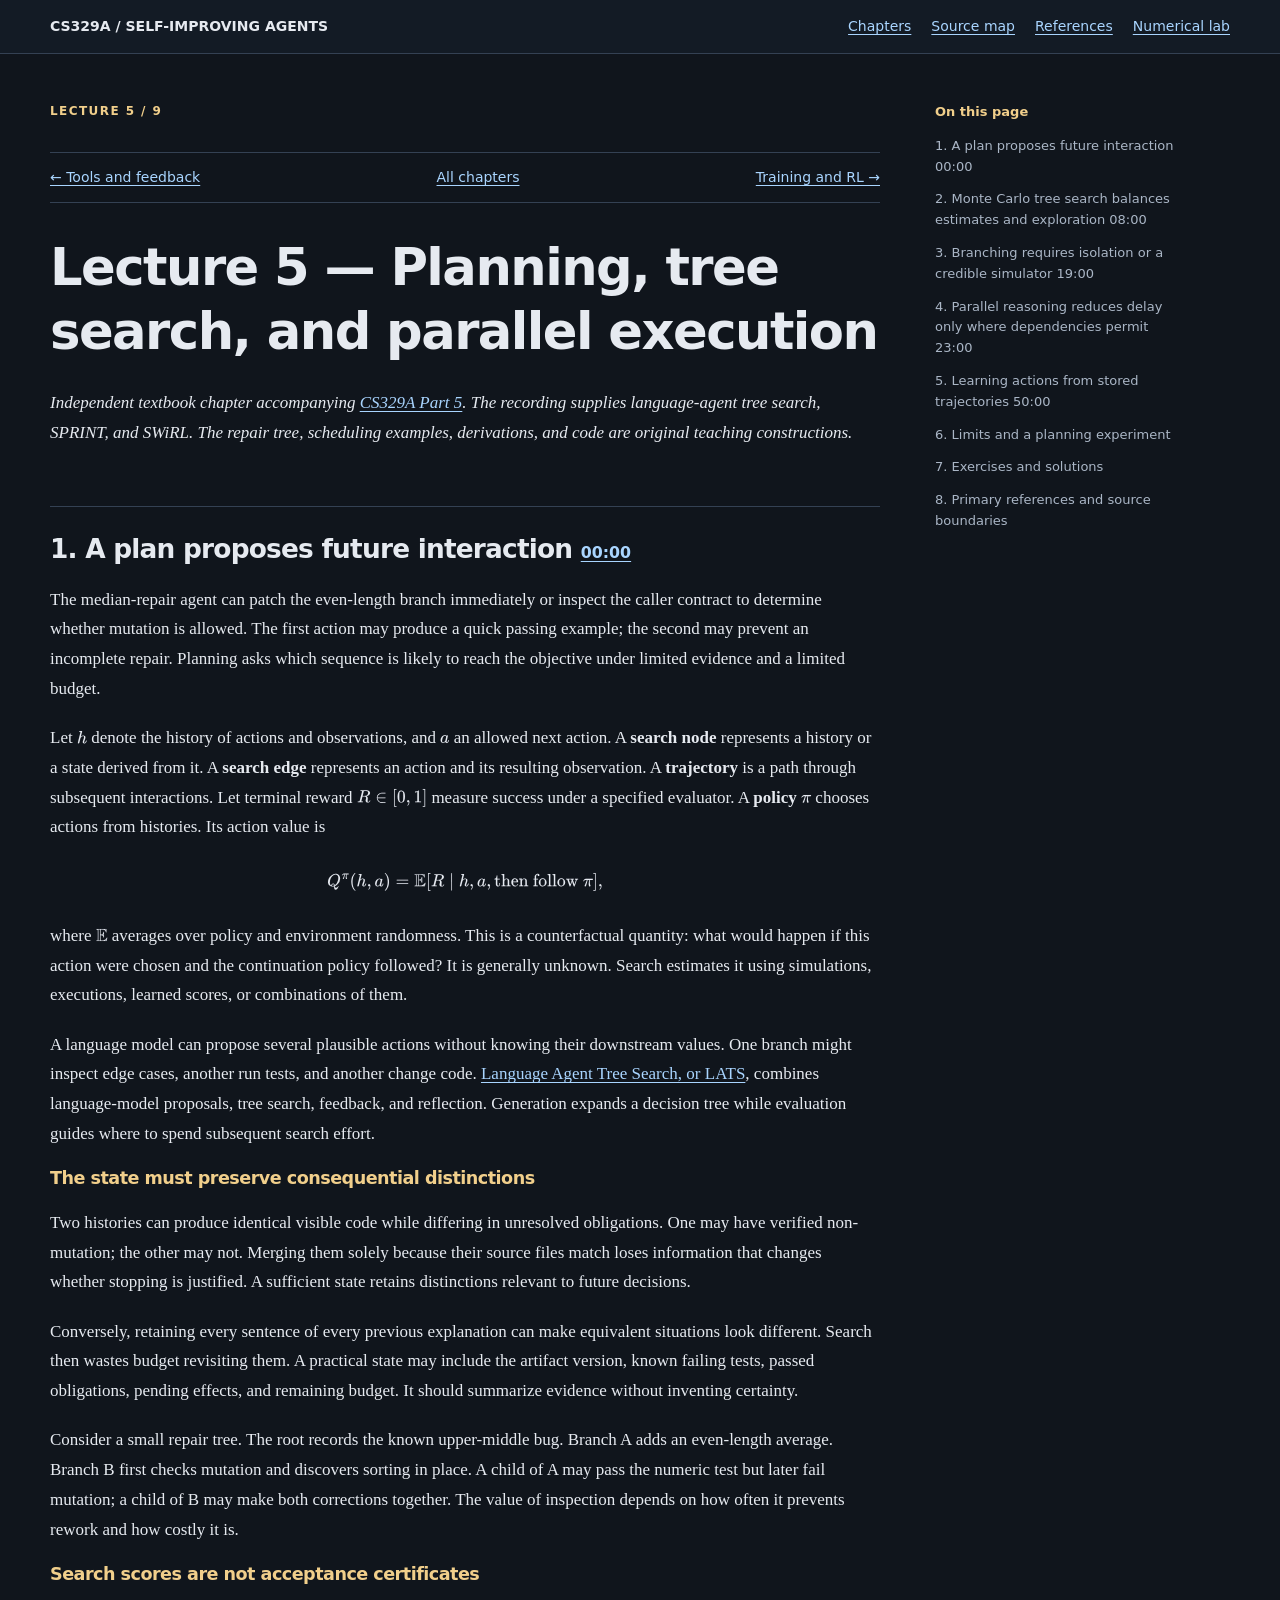
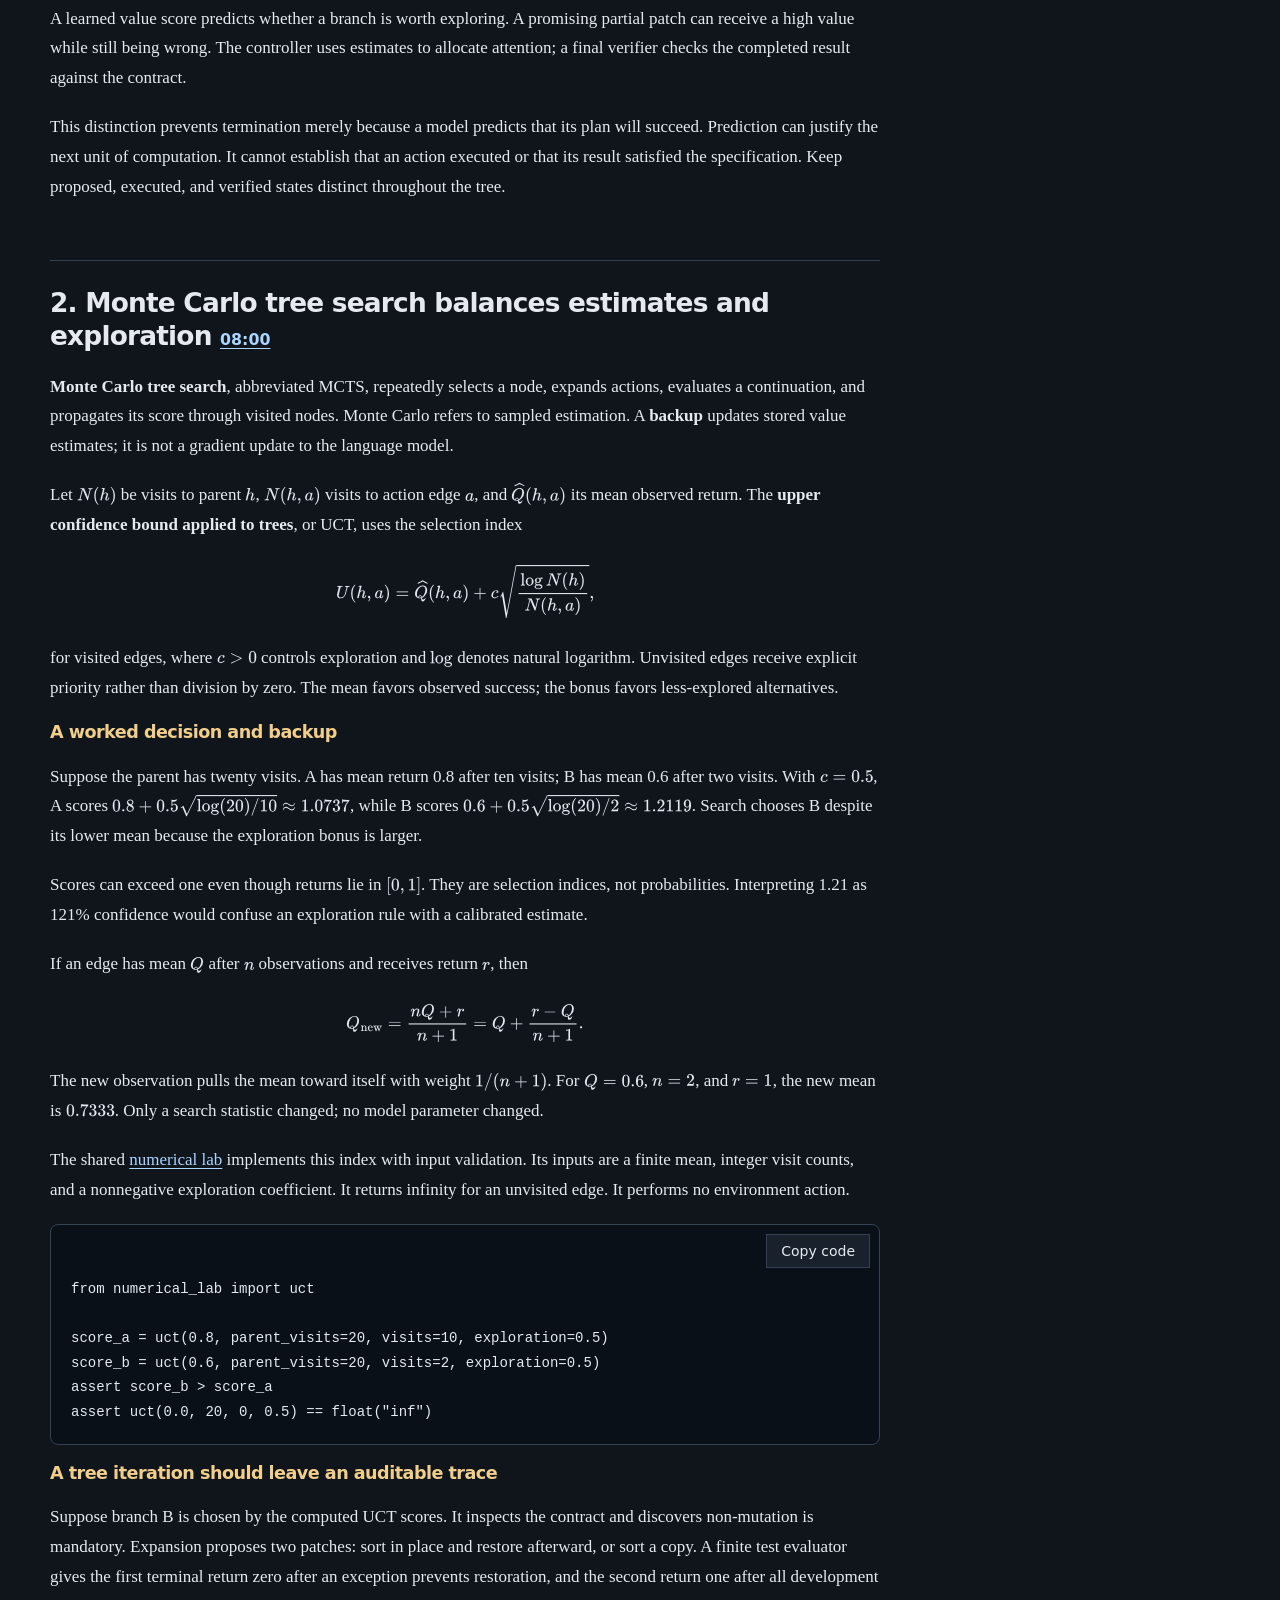
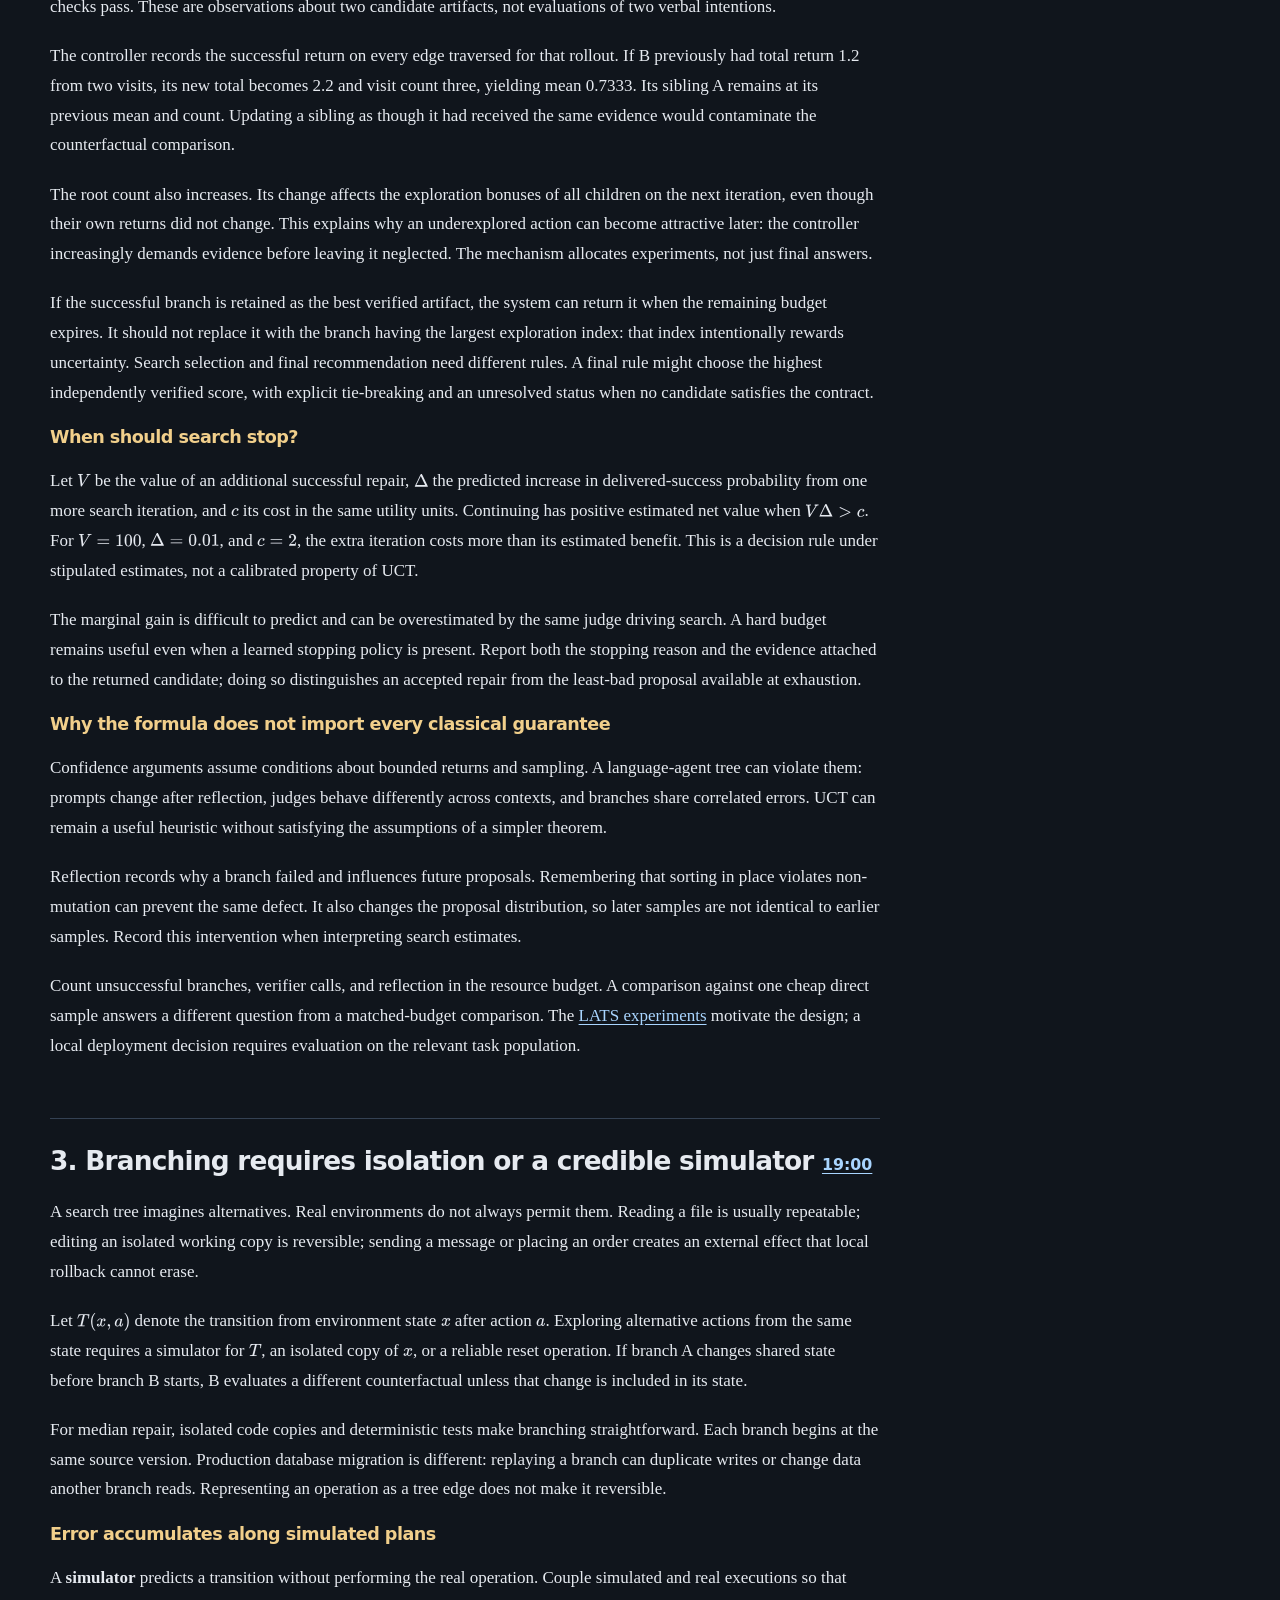
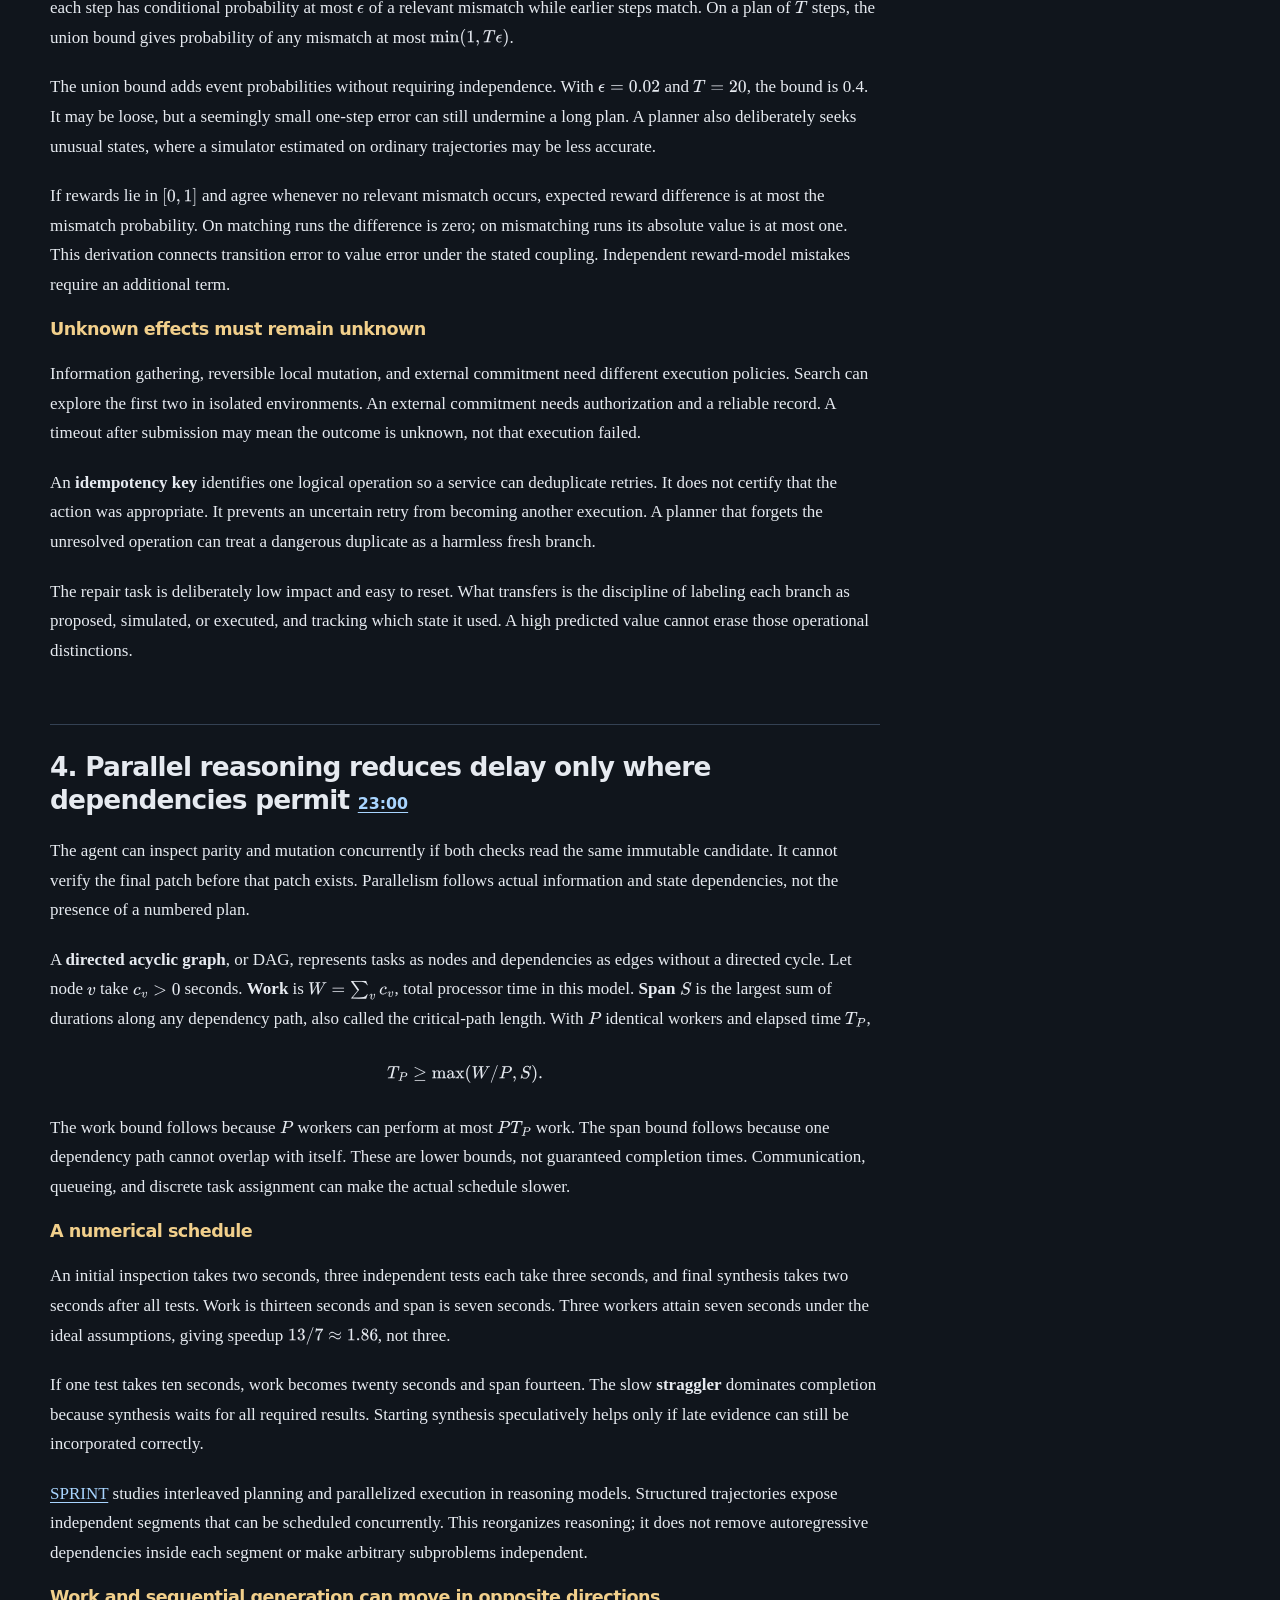
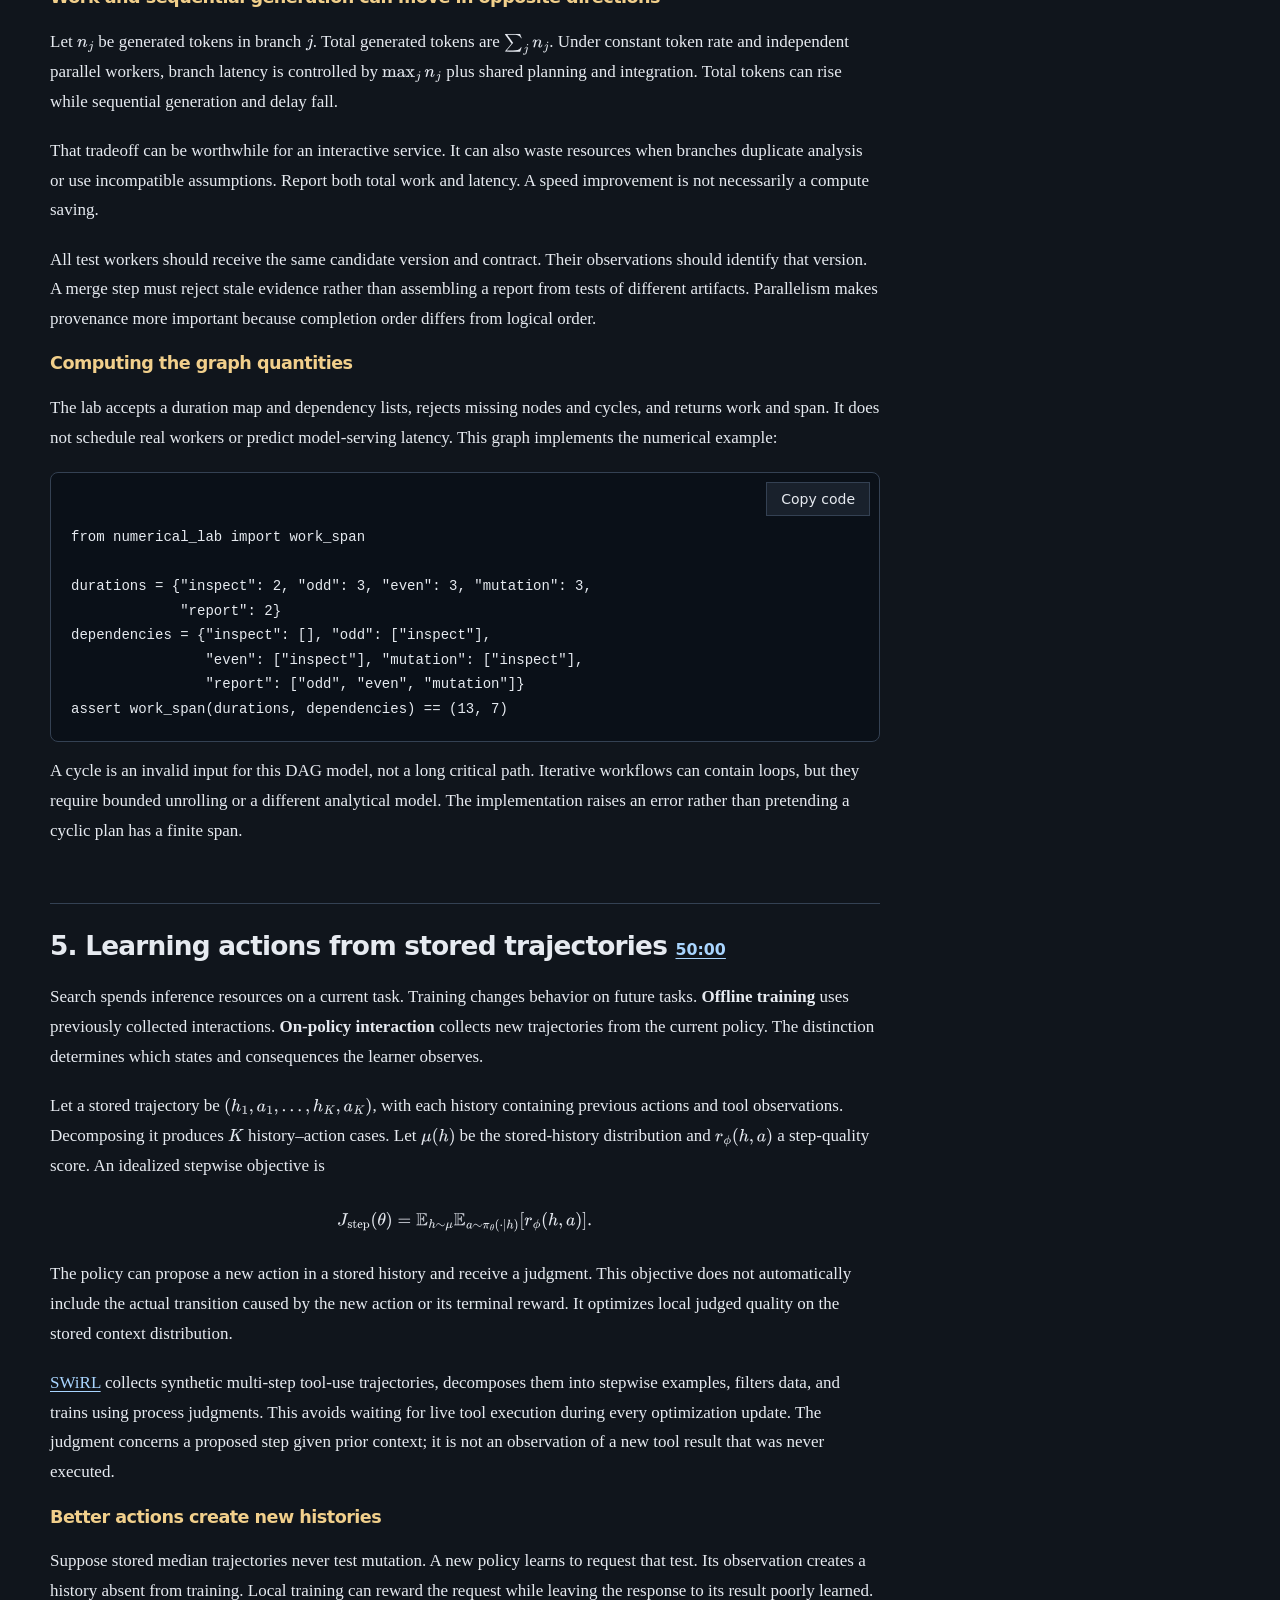
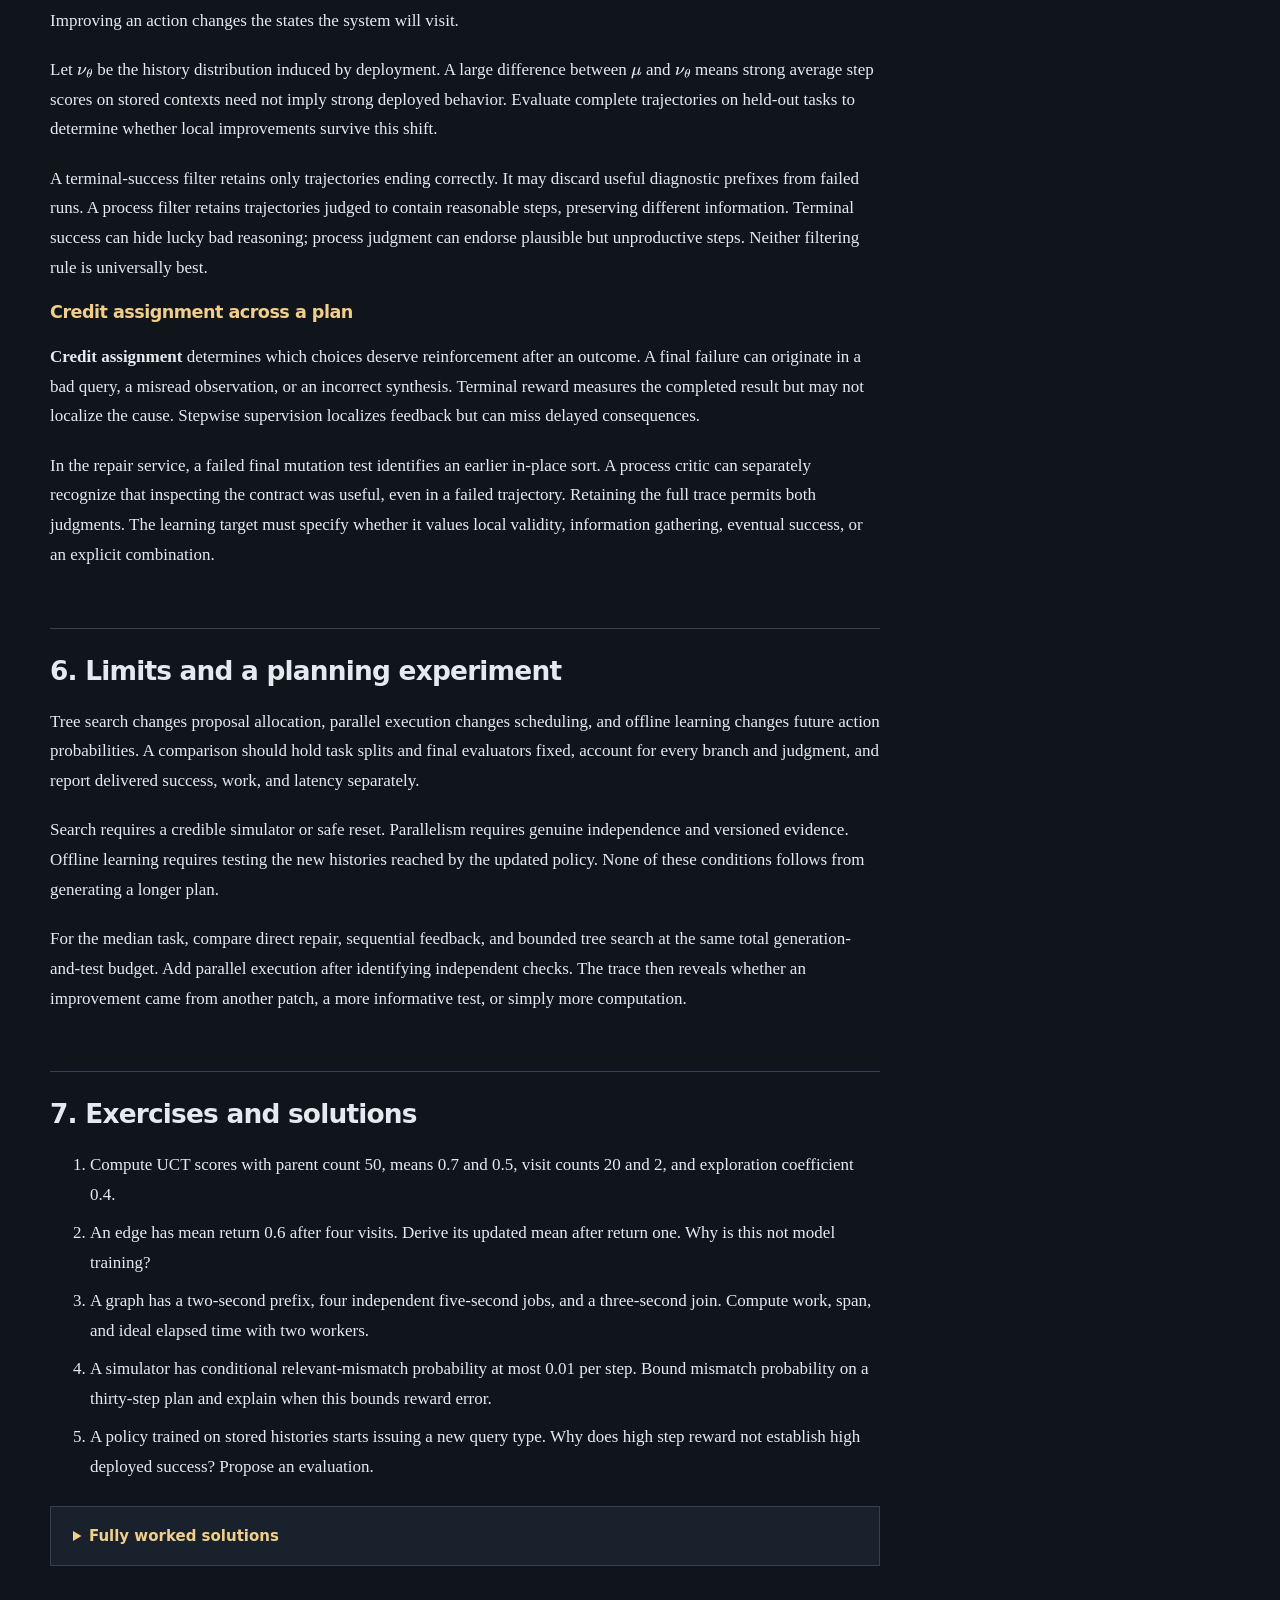
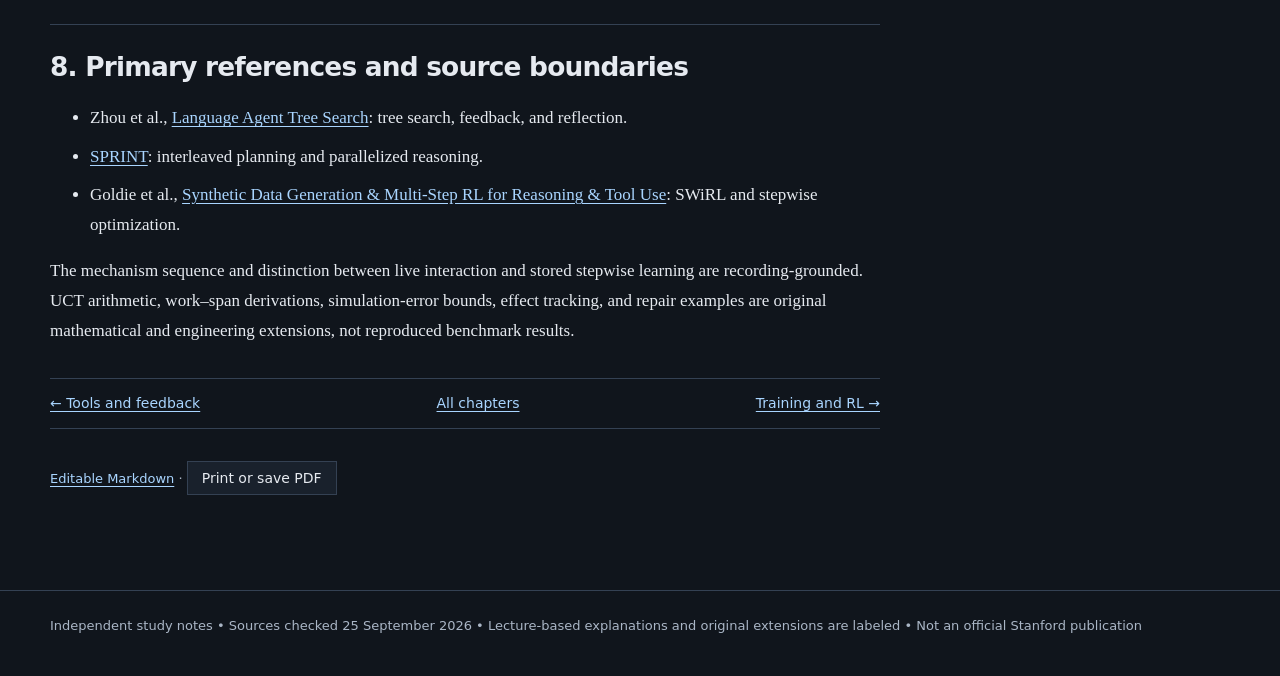
<file: lecture-05-planning.html>
<!doctype html><html lang="en"><head><meta charset="utf-8"><meta name="viewport" content="width=device-width,initial-scale=1"><title>Planning · CS329A study notes</title><link rel="stylesheet" href="assets/notes.css"><script>window.MathJax={tex:{inlineMath:[['$','$']],displayMath:[['$$','$$']]},svg:{fontCache:'local'},options:{enableMenu:false}};</script><script defer src="assets/mathjax-tex-svg.js"></script></head><body>
<a class="skip" href="#main">Skip to main content</a><header class="top"><div class="shell"><a class="brand" href="index.html">CS329A / SELF-IMPROVING AGENTS</a><nav aria-label="Main navigation"><a href="index.html">Chapters</a><a href="source-map.html">Source map</a><a href="references.html">References</a><a href="numerical-lab.html">Numerical lab</a></nav></div></header>
<div class="shell layout"><main class="main" id="main"><div class="eyebrow">Lecture 5 / 9</div><nav class="chapter-nav" aria-label="Chapter navigation"><a href="lecture-04-feedback.html">← Tools and feedback</a><a href="index.html">All chapters</a><a class="next" href="lecture-06-training.html">Training and RL →</a></nav><h1 id="lecture-5-planning-tree-search-and-parallel-execution">Lecture 5 — Planning, tree search, and parallel execution</h1><details class="mobile-toc"><summary>Chapter contents</summary><strong>On this page</strong><ol><li><a href="#1-a-plan-proposes-future-interaction-0000">1. A plan proposes future interaction 00:00</a></li><li><a href="#2-monte-carlo-tree-search-balances-estimates-and-exploration-0800">2. Monte Carlo tree search balances estimates and exploration 08:00</a></li><li><a href="#3-branching-requires-isolation-or-a-credible-simulator-1900">3. Branching requires isolation or a credible simulator 19:00</a></li><li><a href="#4-parallel-reasoning-reduces-delay-only-where-dependencies-permit-2300">4. Parallel reasoning reduces delay only where dependencies permit 23:00</a></li><li><a href="#5-learning-actions-from-stored-trajectories-5000">5. Learning actions from stored trajectories 50:00</a></li><li><a href="#6-limits-and-a-planning-experiment">6. Limits and a planning experiment</a></li><li><a href="#7-exercises-and-solutions">7. Exercises and solutions</a></li><li><a href="#8-primary-references-and-source-boundaries">8. Primary references and source boundaries</a></li></ol></details>
<p><em>Independent textbook chapter accompanying <a href="https://www.youtube.com/watch?v=Ml_fp9XkB8Y">CS329A Part 5</a>. The recording supplies language-agent tree search, SPRINT, and SWiRL. The repair tree, scheduling examples, derivations, and code are original teaching constructions.</em></p>
<h2 id="1-a-plan-proposes-future-interaction-0000">1. A plan proposes future interaction <a href="https://www.youtube.com/watch?v=Ml_fp9XkB8Y&amp;t=0s">00:00</a></h2>
<p>The median-repair agent can patch the even-length branch immediately or inspect the caller contract to determine whether mutation is allowed. The first action may produce a quick passing example; the second may prevent an incomplete repair. Planning asks which sequence is likely to reach the objective under limited evidence and a limited budget.</p>
<p>Let $h$ denote the history of actions and observations, and $a$ an allowed next action. A <strong>search node</strong> represents a history or a state derived from it. A <strong>search edge</strong> represents an action and its resulting observation. A <strong>trajectory</strong> is a path through subsequent interactions. Let terminal reward $R\in[0,1]$ measure success under a specified evaluator. A <strong>policy</strong> $\pi$ chooses actions from histories. Its action value is</p>
<p>$$Q^\pi(h,a)=\mathbb E[R\mid h,a,\text{then follow }\pi],$$</p>
<p>where $\mathbb E$ averages over policy and environment randomness. This is a counterfactual quantity: what would happen if this action were chosen and the continuation policy followed? It is generally unknown. Search estimates it using simulations, executions, learned scores, or combinations of them.</p>
<p>A language model can propose several plausible actions without knowing their downstream values. One branch might inspect edge cases, another run tests, and another change code. <a href="https://arxiv.org/abs/2310.04406">Language Agent Tree Search, or LATS</a>, combines language-model proposals, tree search, feedback, and reflection. Generation expands a decision tree while evaluation guides where to spend subsequent search effort.</p>
<h3 id="the-state-must-preserve-consequential-distinctions">The state must preserve consequential distinctions</h3>
<p>Two histories can produce identical visible code while differing in unresolved obligations. One may have verified non-mutation; the other may not. Merging them solely because their source files match loses information that changes whether stopping is justified. A sufficient state retains distinctions relevant to future decisions.</p>
<p>Conversely, retaining every sentence of every previous explanation can make equivalent situations look different. Search then wastes budget revisiting them. A practical state may include the artifact version, known failing tests, passed obligations, pending effects, and remaining budget. It should summarize evidence without inventing certainty.</p>
<p>Consider a small repair tree. The root records the known upper-middle bug. Branch A adds an even-length average. Branch B first checks mutation and discovers sorting in place. A child of A may pass the numeric test but later fail mutation; a child of B may make both corrections together. The value of inspection depends on how often it prevents rework and how costly it is.</p>
<h3 id="search-scores-are-not-acceptance-certificates">Search scores are not acceptance certificates</h3>
<p>A learned value score predicts whether a branch is worth exploring. A promising partial patch can receive a high value while still being wrong. The controller uses estimates to allocate attention; a final verifier checks the completed result against the contract.</p>
<p>This distinction prevents termination merely because a model predicts that its plan will succeed. Prediction can justify the next unit of computation. It cannot establish that an action executed or that its result satisfied the specification. Keep proposed, executed, and verified states distinct throughout the tree.</p>
<h2 id="2-monte-carlo-tree-search-balances-estimates-and-exploration-0800">2. Monte Carlo tree search balances estimates and exploration <a href="https://www.youtube.com/watch?v=Ml_fp9XkB8Y&amp;t=480s">08:00</a></h2>
<p><strong>Monte Carlo tree search</strong>, abbreviated MCTS, repeatedly selects a node, expands actions, evaluates a continuation, and propagates its score through visited nodes. Monte Carlo refers to sampled estimation. A <strong>backup</strong> updates stored value estimates; it is not a gradient update to the language model.</p>
<p>Let $N(h)$ be visits to parent $h$, $N(h,a)$ visits to action edge $a$, and $\widehat Q(h,a)$ its mean observed return. The <strong>upper confidence bound applied to trees</strong>, or UCT, uses the selection index</p>
<p>$$U(h,a)=\widehat Q(h,a)+c\sqrt{\frac{\log N(h)}{N(h,a)}},$$</p>
<p>for visited edges, where $c&gt;0$ controls exploration and $\log$ denotes natural logarithm. Unvisited edges receive explicit priority rather than division by zero. The mean favors observed success; the bonus favors less-explored alternatives.</p>
<h3 id="a-worked-decision-and-backup">A worked decision and backup</h3>
<p>Suppose the parent has twenty visits. A has mean return 0.8 after ten visits; B has mean 0.6 after two visits. With $c=0.5$, A scores $0.8+0.5\sqrt{\log(20)/10}\approx1.0737$, while B scores $0.6+0.5\sqrt{\log(20)/2}\approx1.2119$. Search chooses B despite its lower mean because the exploration bonus is larger.</p>
<p>Scores can exceed one even though returns lie in $[0,1]$. They are selection indices, not probabilities. Interpreting 1.21 as 121% confidence would confuse an exploration rule with a calibrated estimate.</p>
<p>If an edge has mean $Q$ after $n$ observations and receives return $r$, then</p>
<p>$$Q_{\rm new}=\frac{nQ+r}{n+1}=Q+\frac{r-Q}{n+1}.$$</p>
<p>The new observation pulls the mean toward itself with weight $1/(n+1)$. For $Q=0.6$, $n=2$, and $r=1$, the new mean is $0.7333$. Only a search statistic changed; no model parameter changed.</p>
<p>The shared <a href="numerical_lab.py">numerical lab</a> implements this index with input validation. Its inputs are a finite mean, integer visit counts, and a nonnegative exploration coefficient. It returns infinity for an unvisited edge. It performs no environment action.</p>
<pre><code class="language-python">from numerical_lab import uct

score_a = uct(0.8, parent_visits=20, visits=10, exploration=0.5)
score_b = uct(0.6, parent_visits=20, visits=2, exploration=0.5)
assert score_b &gt; score_a
assert uct(0.0, 20, 0, 0.5) == float("inf")
</code></pre>
<h3 id="a-tree-iteration-should-leave-an-auditable-trace">A tree iteration should leave an auditable trace</h3>
<p>Suppose branch B is chosen by the computed UCT scores. It inspects the contract and discovers non-mutation is mandatory. Expansion proposes two patches: sort in place and restore afterward, or sort a copy. A finite test evaluator gives the first terminal return zero after an exception prevents restoration, and the second return one after all development checks pass. These are observations about two candidate artifacts, not evaluations of two verbal intentions.</p>
<p>The controller records the successful return on every edge traversed for that rollout. If B previously had total return 1.2 from two visits, its new total becomes 2.2 and visit count three, yielding mean 0.7333. Its sibling A remains at its previous mean and count. Updating a sibling as though it had received the same evidence would contaminate the counterfactual comparison.</p>
<p>The root count also increases. Its change affects the exploration bonuses of all children on the next iteration, even though their own returns did not change. This explains why an underexplored action can become attractive later: the controller increasingly demands evidence before leaving it neglected. The mechanism allocates experiments, not just final answers.</p>
<p>If the successful branch is retained as the best verified artifact, the system can return it when the remaining budget expires. It should not replace it with the branch having the largest exploration index: that index intentionally rewards uncertainty. Search selection and final recommendation need different rules. A final rule might choose the highest independently verified score, with explicit tie-breaking and an unresolved status when no candidate satisfies the contract.</p>
<h3 id="when-should-search-stop">When should search stop?</h3>
<p>Let $V$ be the value of an additional successful repair, $\Delta$ the predicted increase in delivered-success probability from one more search iteration, and $c$ its cost in the same utility units. Continuing has positive estimated net value when $V\Delta&gt;c$. For $V=100$, $\Delta=0.01$, and $c=2$, the extra iteration costs more than its estimated benefit. This is a decision rule under stipulated estimates, not a calibrated property of UCT.</p>
<p>The marginal gain is difficult to predict and can be overestimated by the same judge driving search. A hard budget remains useful even when a learned stopping policy is present. Report both the stopping reason and the evidence attached to the returned candidate; doing so distinguishes an accepted repair from the least-bad proposal available at exhaustion.</p>
<h3 id="why-the-formula-does-not-import-every-classical-guarantee">Why the formula does not import every classical guarantee</h3>
<p>Confidence arguments assume conditions about bounded returns and sampling. A language-agent tree can violate them: prompts change after reflection, judges behave differently across contexts, and branches share correlated errors. UCT can remain a useful heuristic without satisfying the assumptions of a simpler theorem.</p>
<p>Reflection records why a branch failed and influences future proposals. Remembering that sorting in place violates non-mutation can prevent the same defect. It also changes the proposal distribution, so later samples are not identical to earlier samples. Record this intervention when interpreting search estimates.</p>
<p>Count unsuccessful branches, verifier calls, and reflection in the resource budget. A comparison against one cheap direct sample answers a different question from a matched-budget comparison. The <a href="https://arxiv.org/abs/2310.04406">LATS experiments</a> motivate the design; a local deployment decision requires evaluation on the relevant task population.</p>
<h2 id="3-branching-requires-isolation-or-a-credible-simulator-1900">3. Branching requires isolation or a credible simulator <a href="https://www.youtube.com/watch?v=Ml_fp9XkB8Y&amp;t=1140s">19:00</a></h2>
<p>A search tree imagines alternatives. Real environments do not always permit them. Reading a file is usually repeatable; editing an isolated working copy is reversible; sending a message or placing an order creates an external effect that local rollback cannot erase.</p>
<p>Let $T(x,a)$ denote the transition from environment state $x$ after action $a$. Exploring alternative actions from the same state requires a simulator for $T$, an isolated copy of $x$, or a reliable reset operation. If branch A changes shared state before branch B starts, B evaluates a different counterfactual unless that change is included in its state.</p>
<p>For median repair, isolated code copies and deterministic tests make branching straightforward. Each branch begins at the same source version. Production database migration is different: replaying a branch can duplicate writes or change data another branch reads. Representing an operation as a tree edge does not make it reversible.</p>
<h3 id="error-accumulates-along-simulated-plans">Error accumulates along simulated plans</h3>
<p>A <strong>simulator</strong> predicts a transition without performing the real operation. Couple simulated and real executions so that each step has conditional probability at most $\epsilon$ of a relevant mismatch while earlier steps match. On a plan of $T$ steps, the union bound gives probability of any mismatch at most $\min(1,T\epsilon)$.</p>
<p>The union bound adds event probabilities without requiring independence. With $\epsilon=0.02$ and $T=20$, the bound is 0.4. It may be loose, but a seemingly small one-step error can still undermine a long plan. A planner also deliberately seeks unusual states, where a simulator estimated on ordinary trajectories may be less accurate.</p>
<p>If rewards lie in $[0,1]$ and agree whenever no relevant mismatch occurs, expected reward difference is at most the mismatch probability. On matching runs the difference is zero; on mismatching runs its absolute value is at most one. This derivation connects transition error to value error under the stated coupling. Independent reward-model mistakes require an additional term.</p>
<h3 id="unknown-effects-must-remain-unknown">Unknown effects must remain unknown</h3>
<p>Information gathering, reversible local mutation, and external commitment need different execution policies. Search can explore the first two in isolated environments. An external commitment needs authorization and a reliable record. A timeout after submission may mean the outcome is unknown, not that execution failed.</p>
<p>An <strong>idempotency key</strong> identifies one logical operation so a service can deduplicate retries. It does not certify that the action was appropriate. It prevents an uncertain retry from becoming another execution. A planner that forgets the unresolved operation can treat a dangerous duplicate as a harmless fresh branch.</p>
<p>The repair task is deliberately low impact and easy to reset. What transfers is the discipline of labeling each branch as proposed, simulated, or executed, and tracking which state it used. A high predicted value cannot erase those operational distinctions.</p>
<h2 id="4-parallel-reasoning-reduces-delay-only-where-dependencies-permit-2300">4. Parallel reasoning reduces delay only where dependencies permit <a href="https://www.youtube.com/watch?v=Ml_fp9XkB8Y&amp;t=1380s">23:00</a></h2>
<p>The agent can inspect parity and mutation concurrently if both checks read the same immutable candidate. It cannot verify the final patch before that patch exists. Parallelism follows actual information and state dependencies, not the presence of a numbered plan.</p>
<p>A <strong>directed acyclic graph</strong>, or DAG, represents tasks as nodes and dependencies as edges without a directed cycle. Let node $v$ take $c_v&gt;0$ seconds. <strong>Work</strong> is $W=\sum_vc_v$, total processor time in this model. <strong>Span</strong> $S$ is the largest sum of durations along any dependency path, also called the critical-path length. With $P$ identical workers and elapsed time $T_P$,</p>
<p>$$T_P\ge\max(W/P,S).$$</p>
<p>The work bound follows because $P$ workers can perform at most $PT_P$ work. The span bound follows because one dependency path cannot overlap with itself. These are lower bounds, not guaranteed completion times. Communication, queueing, and discrete task assignment can make the actual schedule slower.</p>
<h3 id="a-numerical-schedule">A numerical schedule</h3>
<p>An initial inspection takes two seconds, three independent tests each take three seconds, and final synthesis takes two seconds after all tests. Work is thirteen seconds and span is seven seconds. Three workers attain seven seconds under the ideal assumptions, giving speedup $13/7\approx1.86$, not three.</p>
<p>If one test takes ten seconds, work becomes twenty seconds and span fourteen. The slow <strong>straggler</strong> dominates completion because synthesis waits for all required results. Starting synthesis speculatively helps only if late evidence can still be incorporated correctly.</p>
<p><a href="https://arxiv.org/abs/2506.05745">SPRINT</a> studies interleaved planning and parallelized execution in reasoning models. Structured trajectories expose independent segments that can be scheduled concurrently. This reorganizes reasoning; it does not remove autoregressive dependencies inside each segment or make arbitrary subproblems independent.</p>
<h3 id="work-and-sequential-generation-can-move-in-opposite-directions">Work and sequential generation can move in opposite directions</h3>
<p>Let $n_j$ be generated tokens in branch $j$. Total generated tokens are $\sum_jn_j$. Under constant token rate and independent parallel workers, branch latency is controlled by $\max_jn_j$ plus shared planning and integration. Total tokens can rise while sequential generation and delay fall.</p>
<p>That tradeoff can be worthwhile for an interactive service. It can also waste resources when branches duplicate analysis or use incompatible assumptions. Report both total work and latency. A speed improvement is not necessarily a compute saving.</p>
<p>All test workers should receive the same candidate version and contract. Their observations should identify that version. A merge step must reject stale evidence rather than assembling a report from tests of different artifacts. Parallelism makes provenance more important because completion order differs from logical order.</p>
<h3 id="computing-the-graph-quantities">Computing the graph quantities</h3>
<p>The lab accepts a duration map and dependency lists, rejects missing nodes and cycles, and returns work and span. It does not schedule real workers or predict model-serving latency. This graph implements the numerical example:</p>
<pre><code class="language-python">from numerical_lab import work_span

durations = {"inspect": 2, "odd": 3, "even": 3, "mutation": 3,
             "report": 2}
dependencies = {"inspect": [], "odd": ["inspect"],
                "even": ["inspect"], "mutation": ["inspect"],
                "report": ["odd", "even", "mutation"]}
assert work_span(durations, dependencies) == (13, 7)
</code></pre>
<p>A cycle is an invalid input for this DAG model, not a long critical path. Iterative workflows can contain loops, but they require bounded unrolling or a different analytical model. The implementation raises an error rather than pretending a cyclic plan has a finite span.</p>
<h2 id="5-learning-actions-from-stored-trajectories-5000">5. Learning actions from stored trajectories <a href="https://www.youtube.com/watch?v=Ml_fp9XkB8Y&amp;t=3000s">50:00</a></h2>
<p>Search spends inference resources on a current task. Training changes behavior on future tasks. <strong>Offline training</strong> uses previously collected interactions. <strong>On-policy interaction</strong> collects new trajectories from the current policy. The distinction determines which states and consequences the learner observes.</p>
<p>Let a stored trajectory be $(h_1,a_1,\ldots,h_K,a_K)$, with each history containing previous actions and tool observations. Decomposing it produces $K$ history–action cases. Let $\mu(h)$ be the stored-history distribution and $r_\phi(h,a)$ a step-quality score. An idealized stepwise objective is</p>
<p>$$J_{\rm step}(\theta)=\mathbb E_{h\sim\mu}
\mathbb E_{a\sim\pi_\theta(\cdot\mid h)}[r_\phi(h,a)].$$</p>
<p>The policy can propose a new action in a stored history and receive a judgment. This objective does not automatically include the actual transition caused by the new action or its terminal reward. It optimizes local judged quality on the stored context distribution.</p>
<p><a href="https://arxiv.org/abs/2504.04736">SWiRL</a> collects synthetic multi-step tool-use trajectories, decomposes them into stepwise examples, filters data, and trains using process judgments. This avoids waiting for live tool execution during every optimization update. The judgment concerns a proposed step given prior context; it is not an observation of a new tool result that was never executed.</p>
<h3 id="better-actions-create-new-histories">Better actions create new histories</h3>
<p>Suppose stored median trajectories never test mutation. A new policy learns to request that test. Its observation creates a history absent from training. Local training can reward the request while leaving the response to its result poorly learned. Improving an action changes the states the system will visit.</p>
<p>Let $\nu_\theta$ be the history distribution induced by deployment. A large difference between $\mu$ and $\nu_\theta$ means strong average step scores on stored contexts need not imply strong deployed behavior. Evaluate complete trajectories on held-out tasks to determine whether local improvements survive this shift.</p>
<p>A terminal-success filter retains only trajectories ending correctly. It may discard useful diagnostic prefixes from failed runs. A process filter retains trajectories judged to contain reasonable steps, preserving different information. Terminal success can hide lucky bad reasoning; process judgment can endorse plausible but unproductive steps. Neither filtering rule is universally best.</p>
<h3 id="credit-assignment-across-a-plan">Credit assignment across a plan</h3>
<p><strong>Credit assignment</strong> determines which choices deserve reinforcement after an outcome. A final failure can originate in a bad query, a misread observation, or an incorrect synthesis. Terminal reward measures the completed result but may not localize the cause. Stepwise supervision localizes feedback but can miss delayed consequences.</p>
<p>In the repair service, a failed final mutation test identifies an earlier in-place sort. A process critic can separately recognize that inspecting the contract was useful, even in a failed trajectory. Retaining the full trace permits both judgments. The learning target must specify whether it values local validity, information gathering, eventual success, or an explicit combination.</p>
<h2 id="6-limits-and-a-planning-experiment">6. Limits and a planning experiment</h2>
<p>Tree search changes proposal allocation, parallel execution changes scheduling, and offline learning changes future action probabilities. A comparison should hold task splits and final evaluators fixed, account for every branch and judgment, and report delivered success, work, and latency separately.</p>
<p>Search requires a credible simulator or safe reset. Parallelism requires genuine independence and versioned evidence. Offline learning requires testing the new histories reached by the updated policy. None of these conditions follows from generating a longer plan.</p>
<p>For the median task, compare direct repair, sequential feedback, and bounded tree search at the same total generation-and-test budget. Add parallel execution after identifying independent checks. The trace then reveals whether an improvement came from another patch, a more informative test, or simply more computation.</p>
<h2 id="7-exercises-and-solutions">7. Exercises and solutions</h2>
<ol>
<li>Compute UCT scores with parent count 50, means 0.7 and 0.5, visit counts 20 and 2, and exploration coefficient 0.4.</li>
<li>An edge has mean return 0.6 after four visits. Derive its updated mean after return one. Why is this not model training?</li>
<li>A graph has a two-second prefix, four independent five-second jobs, and a three-second join. Compute work, span, and ideal elapsed time with two workers.</li>
<li>A simulator has conditional relevant-mismatch probability at most 0.01 per step. Bound mismatch probability on a thirty-step plan and explain when this bounds reward error.</li>
<li>A policy trained on stored histories starts issuing a new query type. Why does high step reward not establish high deployed success? Propose an evaluation.</li>
</ol>
<details><summary>Fully worked solutions</summary>
<p><strong>1.</strong> The first score is $0.7+0.4\sqrt{\log(50)/20}\approx0.8769$. The second is $0.5+0.4\sqrt{\log(50)/2}\approx1.0594$. The second edge is selected because its exploration bonus outweighs its lower mean. This is an allocation decision, not a calibrated probability that the second edge is better.</p>
<p><strong>2.</strong> Four visits at mean 0.6 have total return 2.4. Adding one gives 3.4 over five visits, so the new mean is 0.68. Equivalently, $0.6+(1-0.6)/5=0.68$. This changes a statistic in the search controller. The language-model parameters remain unchanged unless a separate learning update occurs.</p>
<p><strong>3.</strong> Work is $2+4(5)+3=25$ seconds and span $2+5+3=10$ seconds. The generic two-worker lower bound is $\max(12.5,10)=12.5$ seconds. The actual graph requires two waves of five-second jobs between prefix and join, giving $2+10+3=15$ seconds. A lower bound need not be achievable with discrete tasks and these dependencies.</p>
<p><strong>4.</strong> The union bound gives at most $30(0.01)=0.3$. Independence is unnecessary under the stated conditional bounds. To bound expected reward difference by the same quantity, couple real and simulated runs so rewards agree when no mismatch occurs and both rewards lie in $[0,1]$. Then only mismatching runs contribute, each by at most one. Independent reward-model errors require separate analysis.</p>
<p><strong>5.</strong> The step judge evaluates a query in an old history. The actual query can produce a new observation and a history outside the training distribution. Execute complete trajectories from fresh tasks and assess final correctness with an independent evaluator under a fixed budget. Compare visited states and failures with the stored data. This tests downstream consequences rather than only local plausibility.</p>
</details>
<h2 id="8-primary-references-and-source-boundaries">8. Primary references and source boundaries</h2>
<ul>
<li>Zhou et al., <a href="https://arxiv.org/abs/2310.04406">Language Agent Tree Search</a>: tree search, feedback, and reflection.</li>
<li><a href="https://arxiv.org/abs/2506.05745">SPRINT</a>: interleaved planning and parallelized reasoning.</li>
<li>Goldie et al., <a href="https://arxiv.org/abs/2504.04736">Synthetic Data Generation &amp; Multi-Step RL for Reasoning &amp; Tool Use</a>: SWiRL and stepwise optimization.</li>
</ul>
<p>The mechanism sequence and distinction between live interaction and stored stepwise learning are recording-grounded. UCT arithmetic, work–span derivations, simulation-error bounds, effect tracking, and repair examples are original mathematical and engineering extensions, not reproduced benchmark results.</p><nav class="chapter-nav" aria-label="Chapter navigation"><a href="lecture-04-feedback.html">← Tools and feedback</a><a href="index.html">All chapters</a><a class="next" href="lecture-06-training.html">Training and RL →</a></nav><p class="tiny"><a href="lecture-05-planning.md">Editable Markdown</a> · <button onclick="window.print()">Print or save PDF</button></p></main><aside class="side" aria-label="On this page"><strong>On this page</strong><ol><li><a href="#1-a-plan-proposes-future-interaction-0000">1. A plan proposes future interaction 00:00</a></li><li><a href="#2-monte-carlo-tree-search-balances-estimates-and-exploration-0800">2. Monte Carlo tree search balances estimates and exploration 08:00</a></li><li><a href="#3-branching-requires-isolation-or-a-credible-simulator-1900">3. Branching requires isolation or a credible simulator 19:00</a></li><li><a href="#4-parallel-reasoning-reduces-delay-only-where-dependencies-permit-2300">4. Parallel reasoning reduces delay only where dependencies permit 23:00</a></li><li><a href="#5-learning-actions-from-stored-trajectories-5000">5. Learning actions from stored trajectories 50:00</a></li><li><a href="#6-limits-and-a-planning-experiment">6. Limits and a planning experiment</a></li><li><a href="#7-exercises-and-solutions">7. Exercises and solutions</a></li><li><a href="#8-primary-references-and-source-boundaries">8. Primary references and source boundaries</a></li></ol></aside></div><footer class="foot"><div class="shell">Independent study notes • Sources checked 25 September 2026 • Lecture-based explanations and original extensions are labeled • Not an official Stanford publication</div></footer><script>let savedDetails=[];addEventListener('beforeprint',()=>{savedDetails=[...document.querySelectorAll('details')].map(d=>[d,d.open]);savedDetails.forEach(([d])=>d.open=true)});addEventListener('afterprint',()=>savedDetails.forEach(([d,o])=>d.open=o));</script><script>document.querySelectorAll('pre').forEach(pre=>{const wrap=document.createElement('div');wrap.className='codewrap';pre.before(wrap);wrap.append(pre);const button=document.createElement('button');button.className='copybtn';button.textContent='Copy code';button.setAttribute('aria-label','Copy code to clipboard');wrap.prepend(button);button.addEventListener('click',async()=>{const text=pre.innerText;try{await navigator.clipboard.writeText(text)}catch(e){const area=document.createElement('textarea');area.value=text;document.body.append(area);area.select();const ok=document.execCommand('copy');area.remove();if(!ok){button.textContent='Select code to copy';return}}button.textContent='Copied';setTimeout(()=>button.textContent='Copy code',1500)})});</script></body></html>
</file>
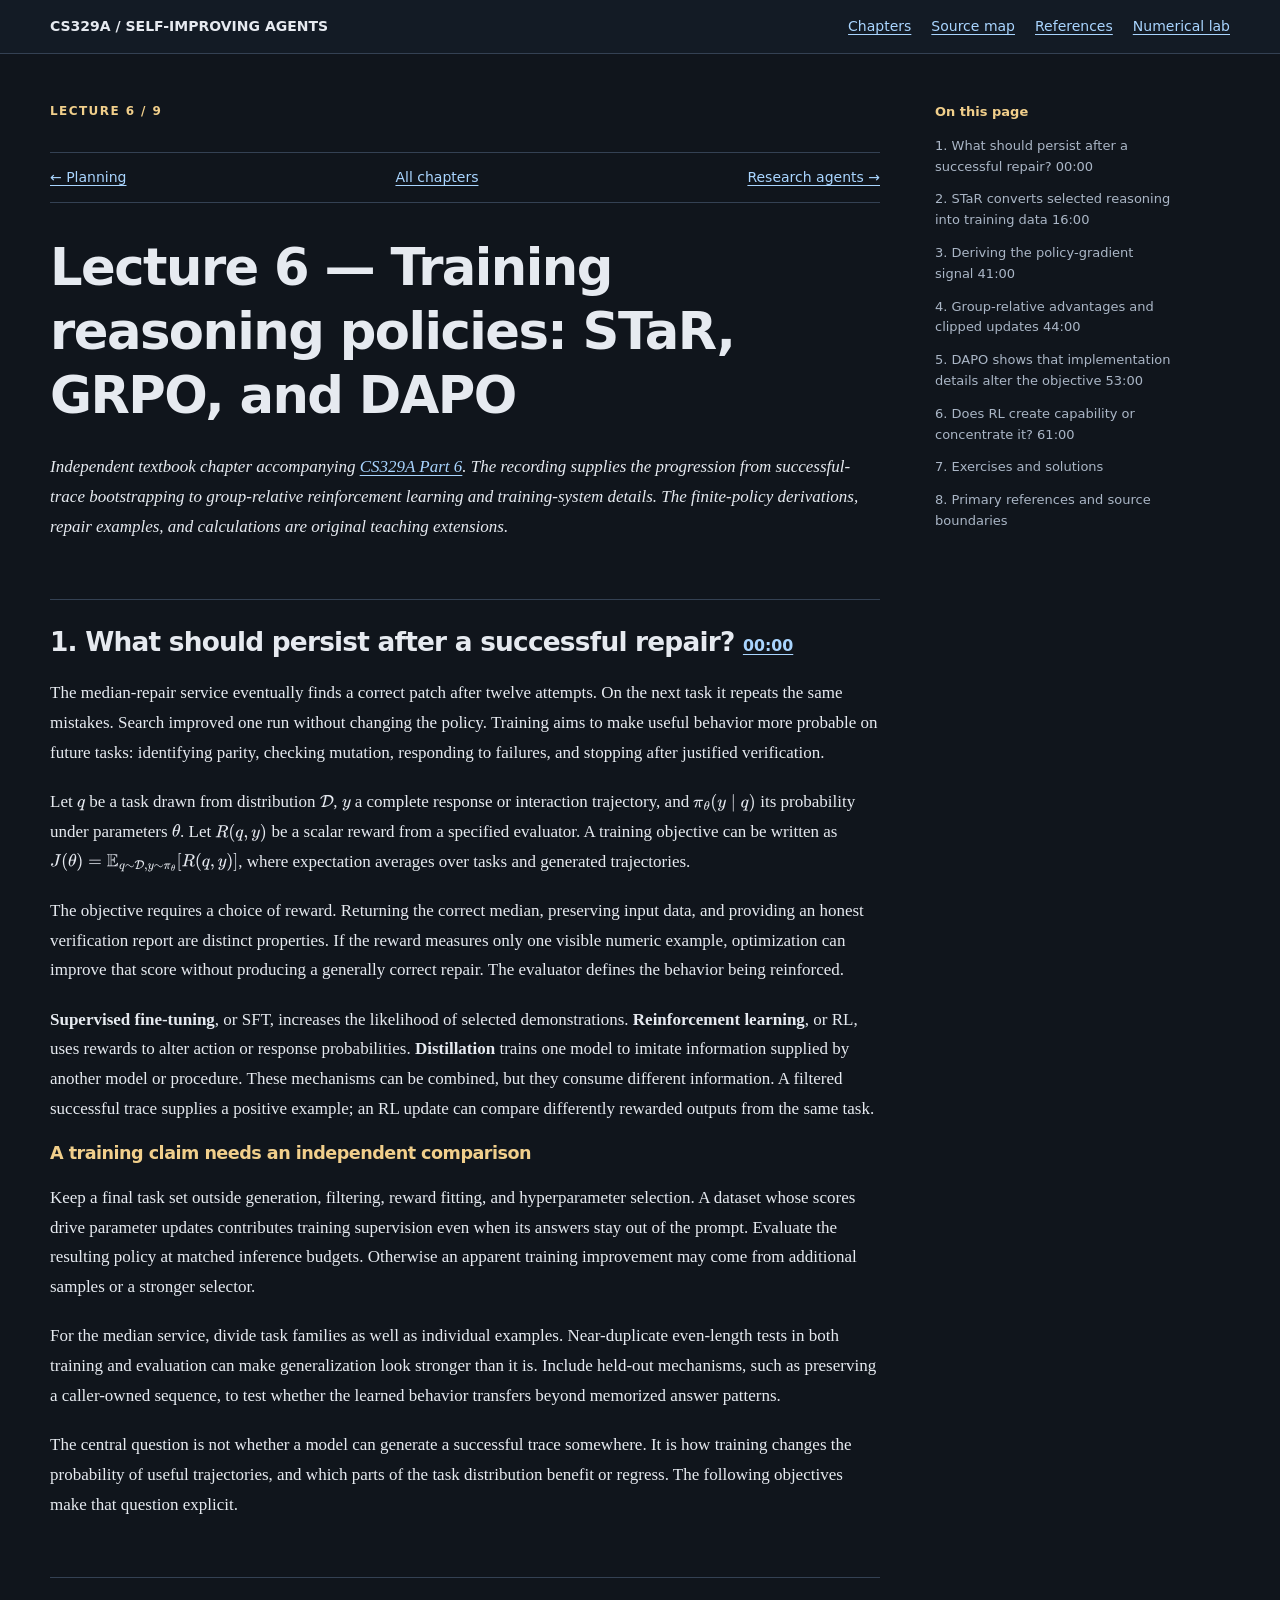
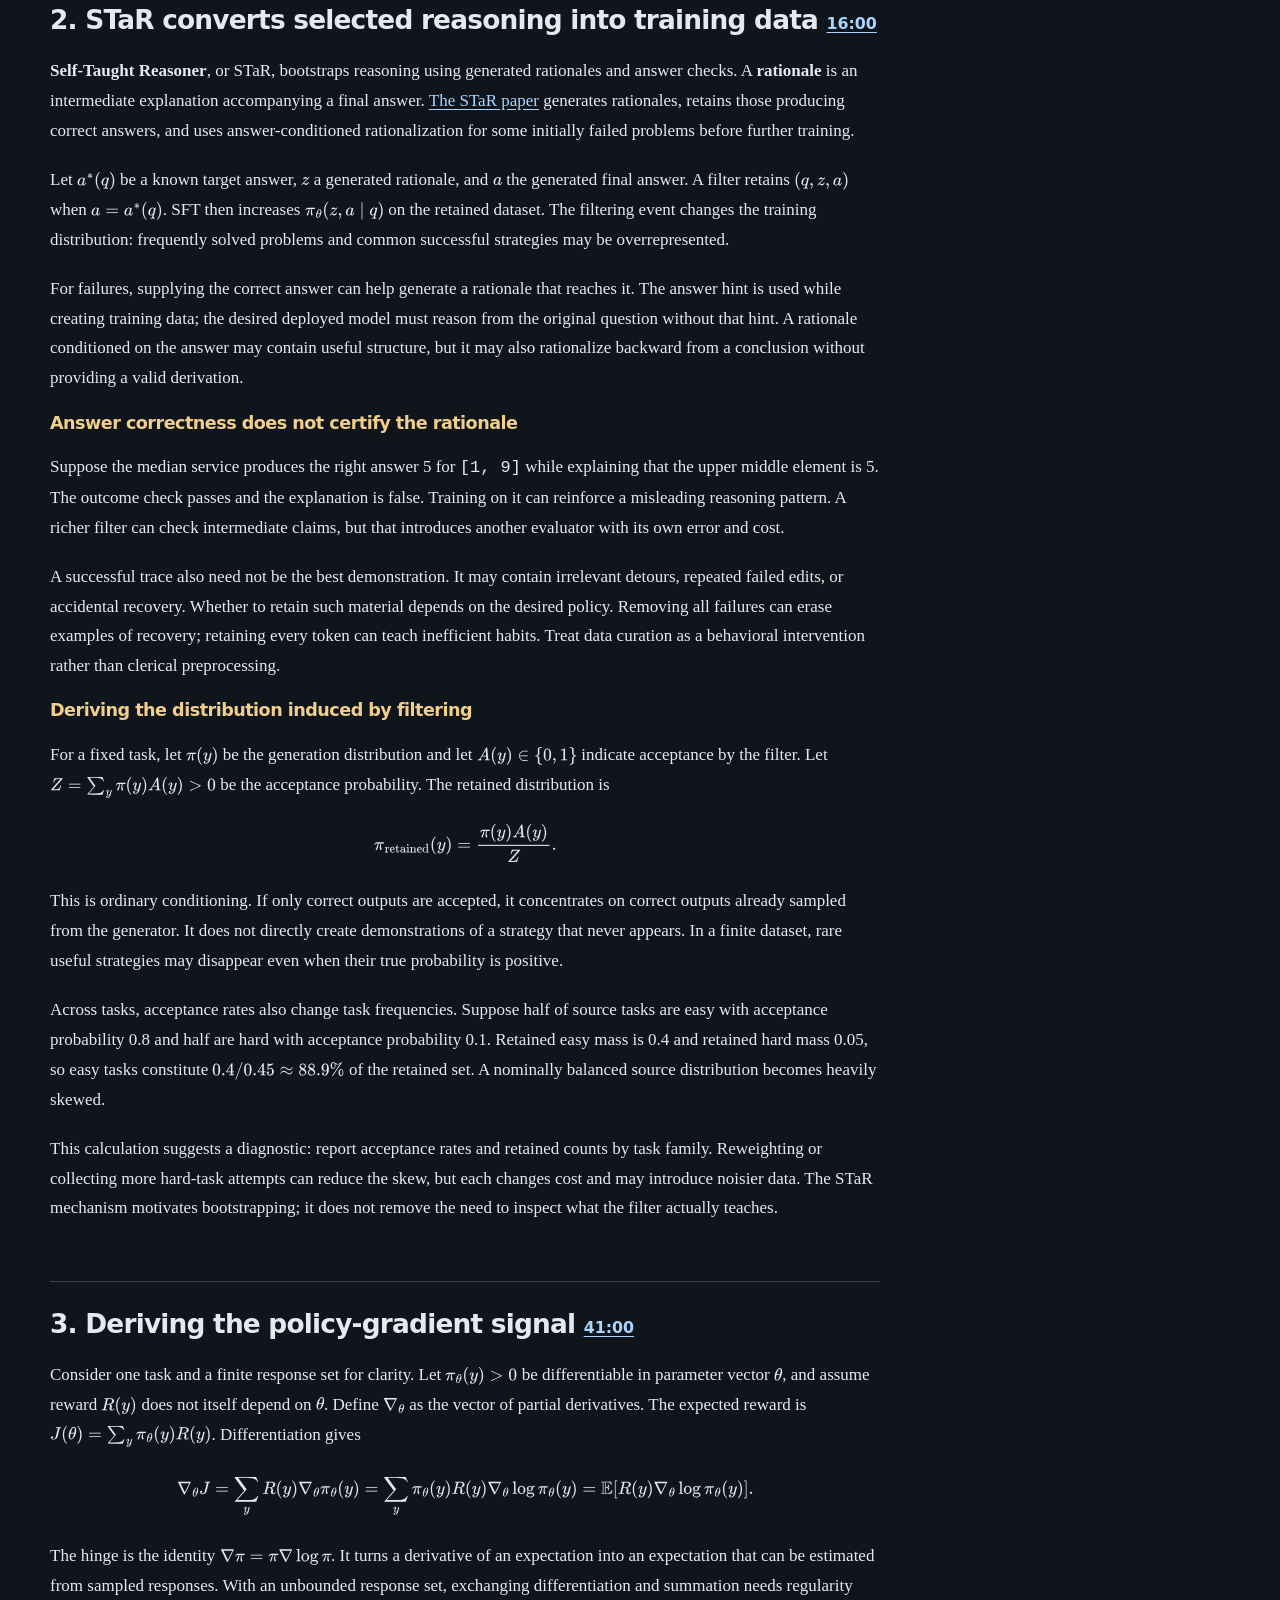
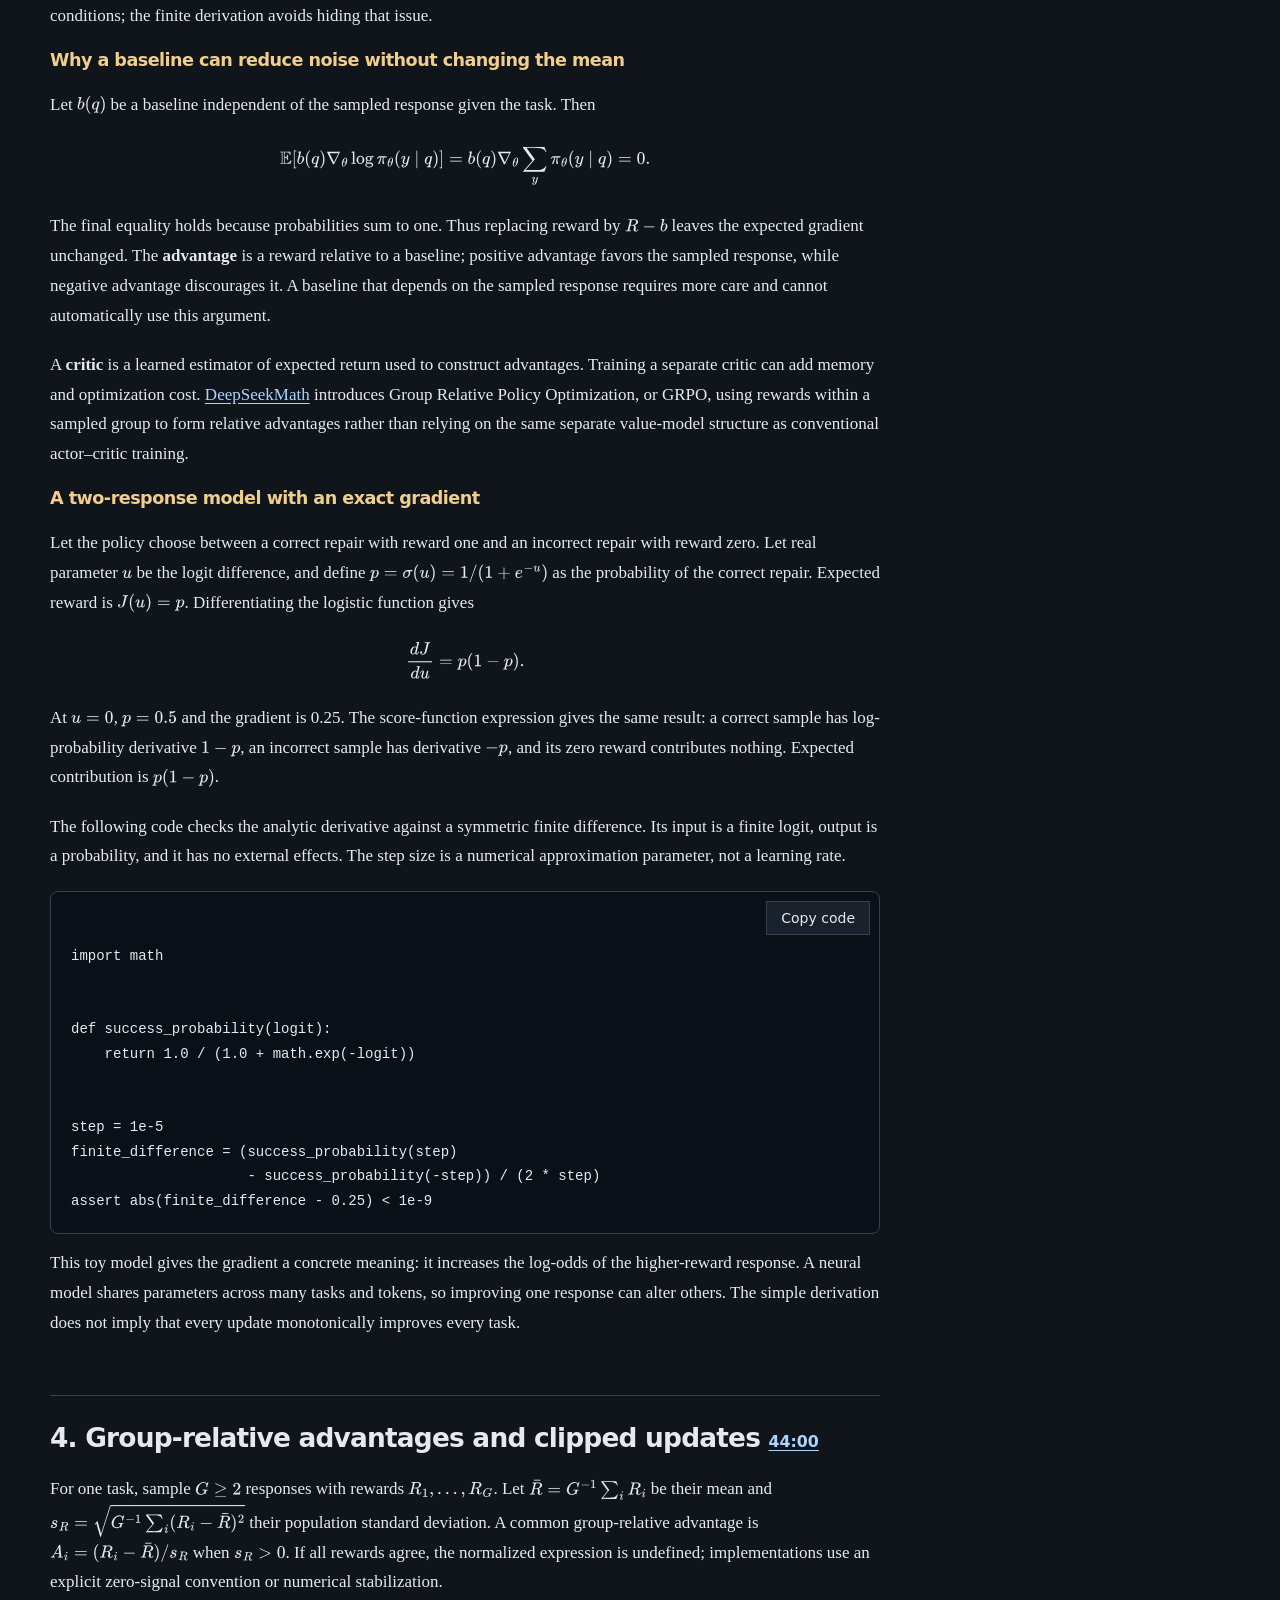
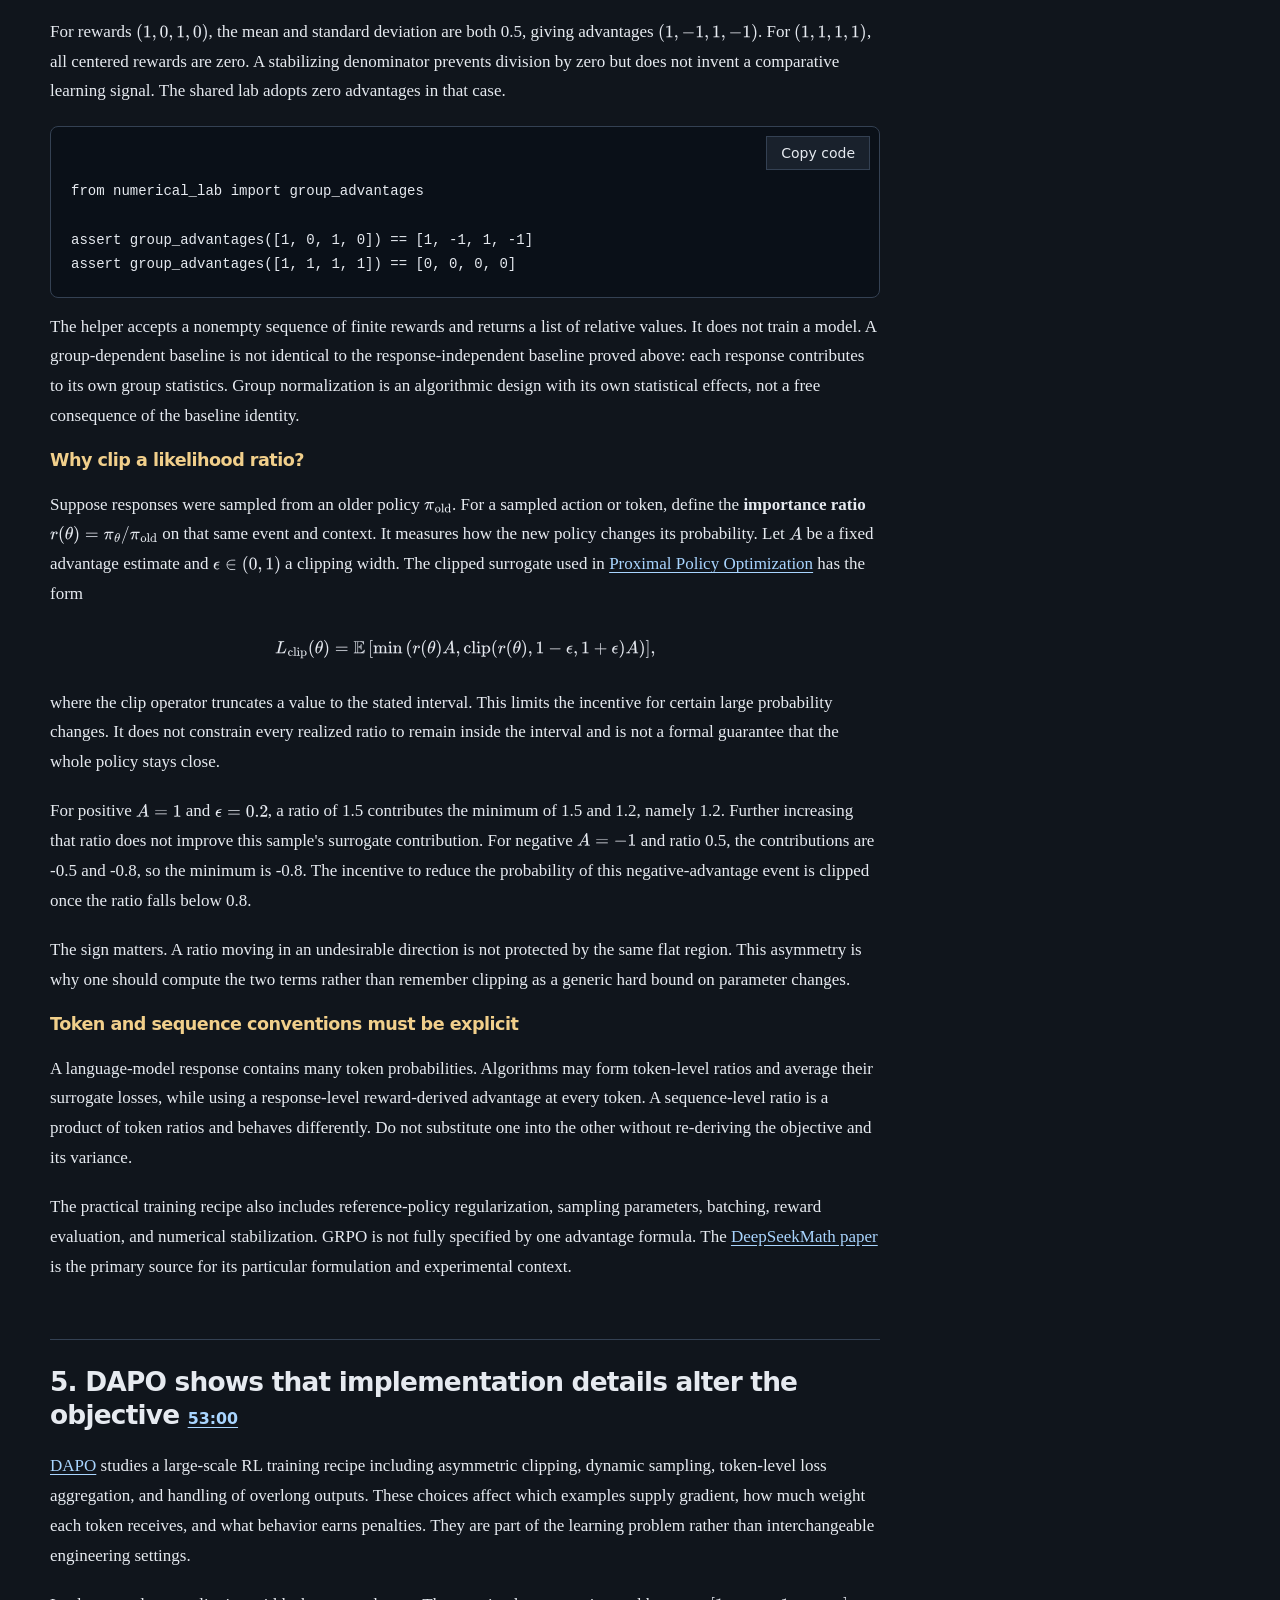
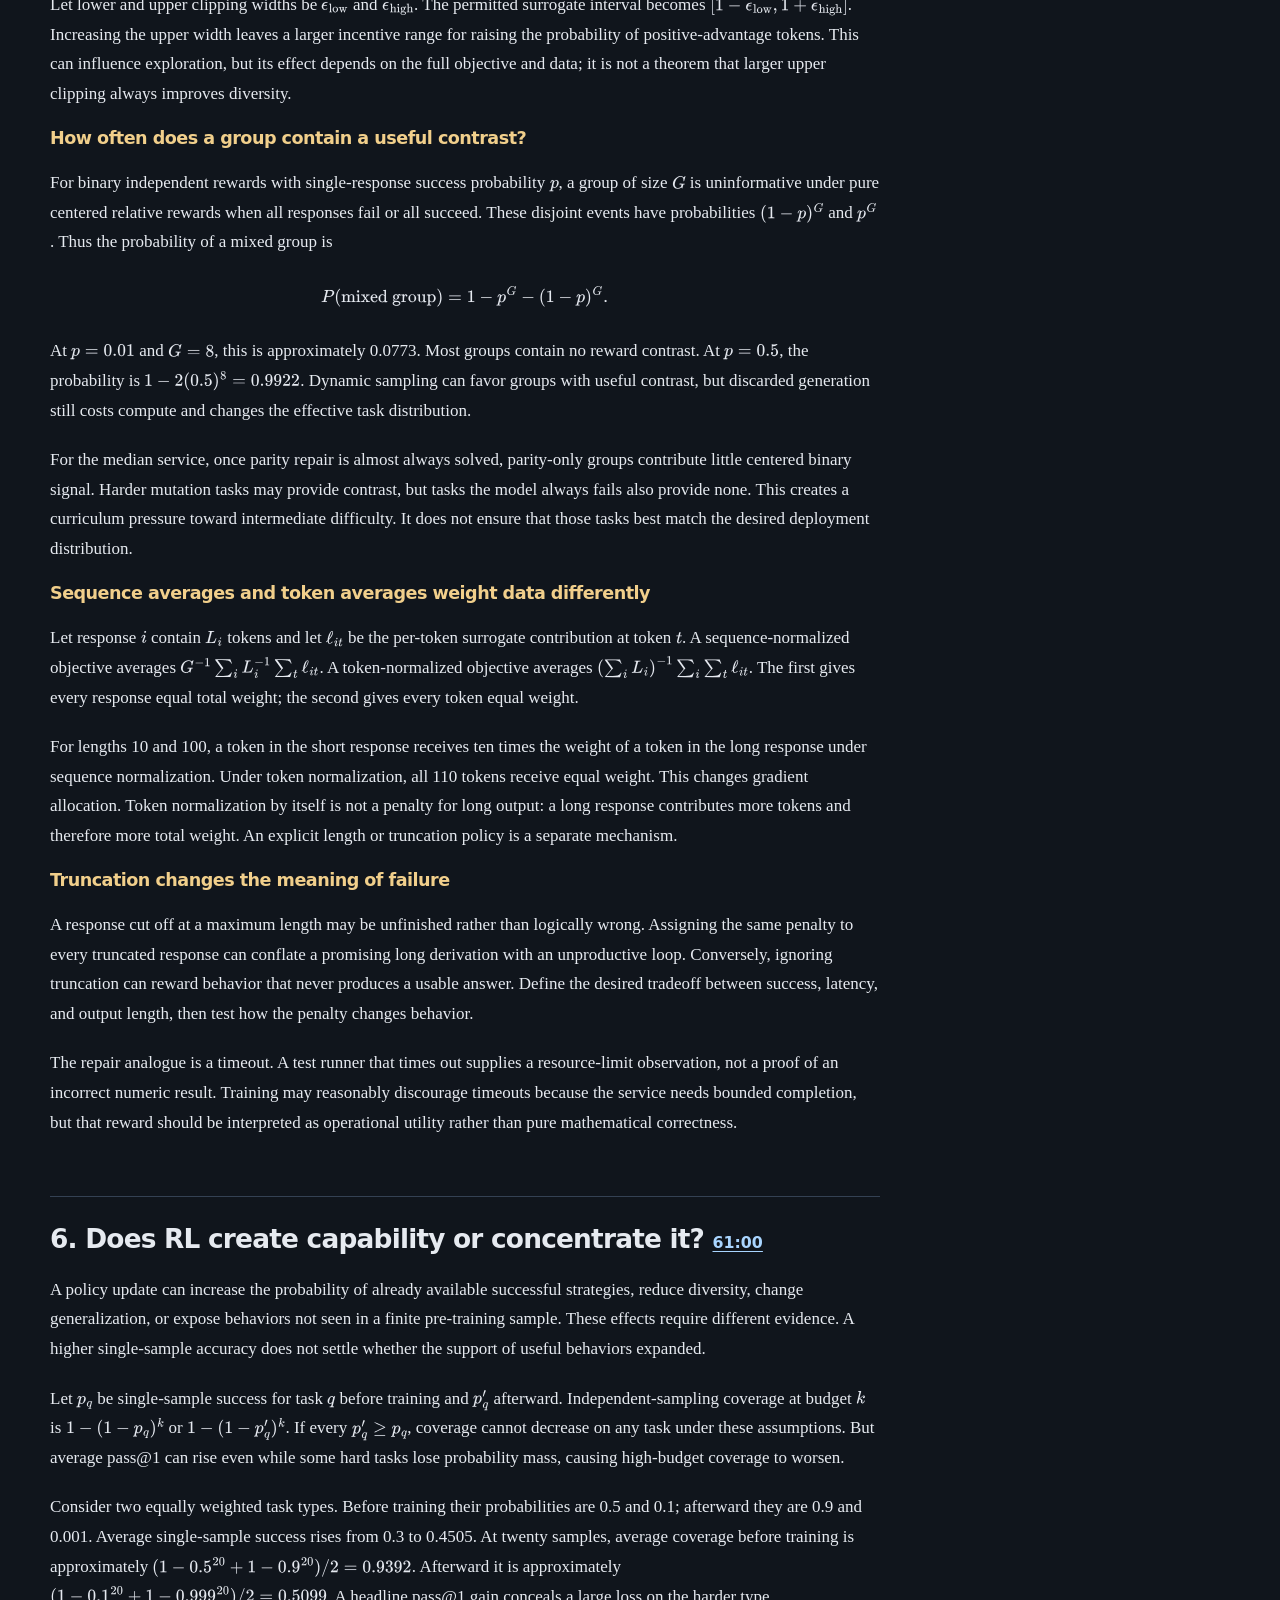
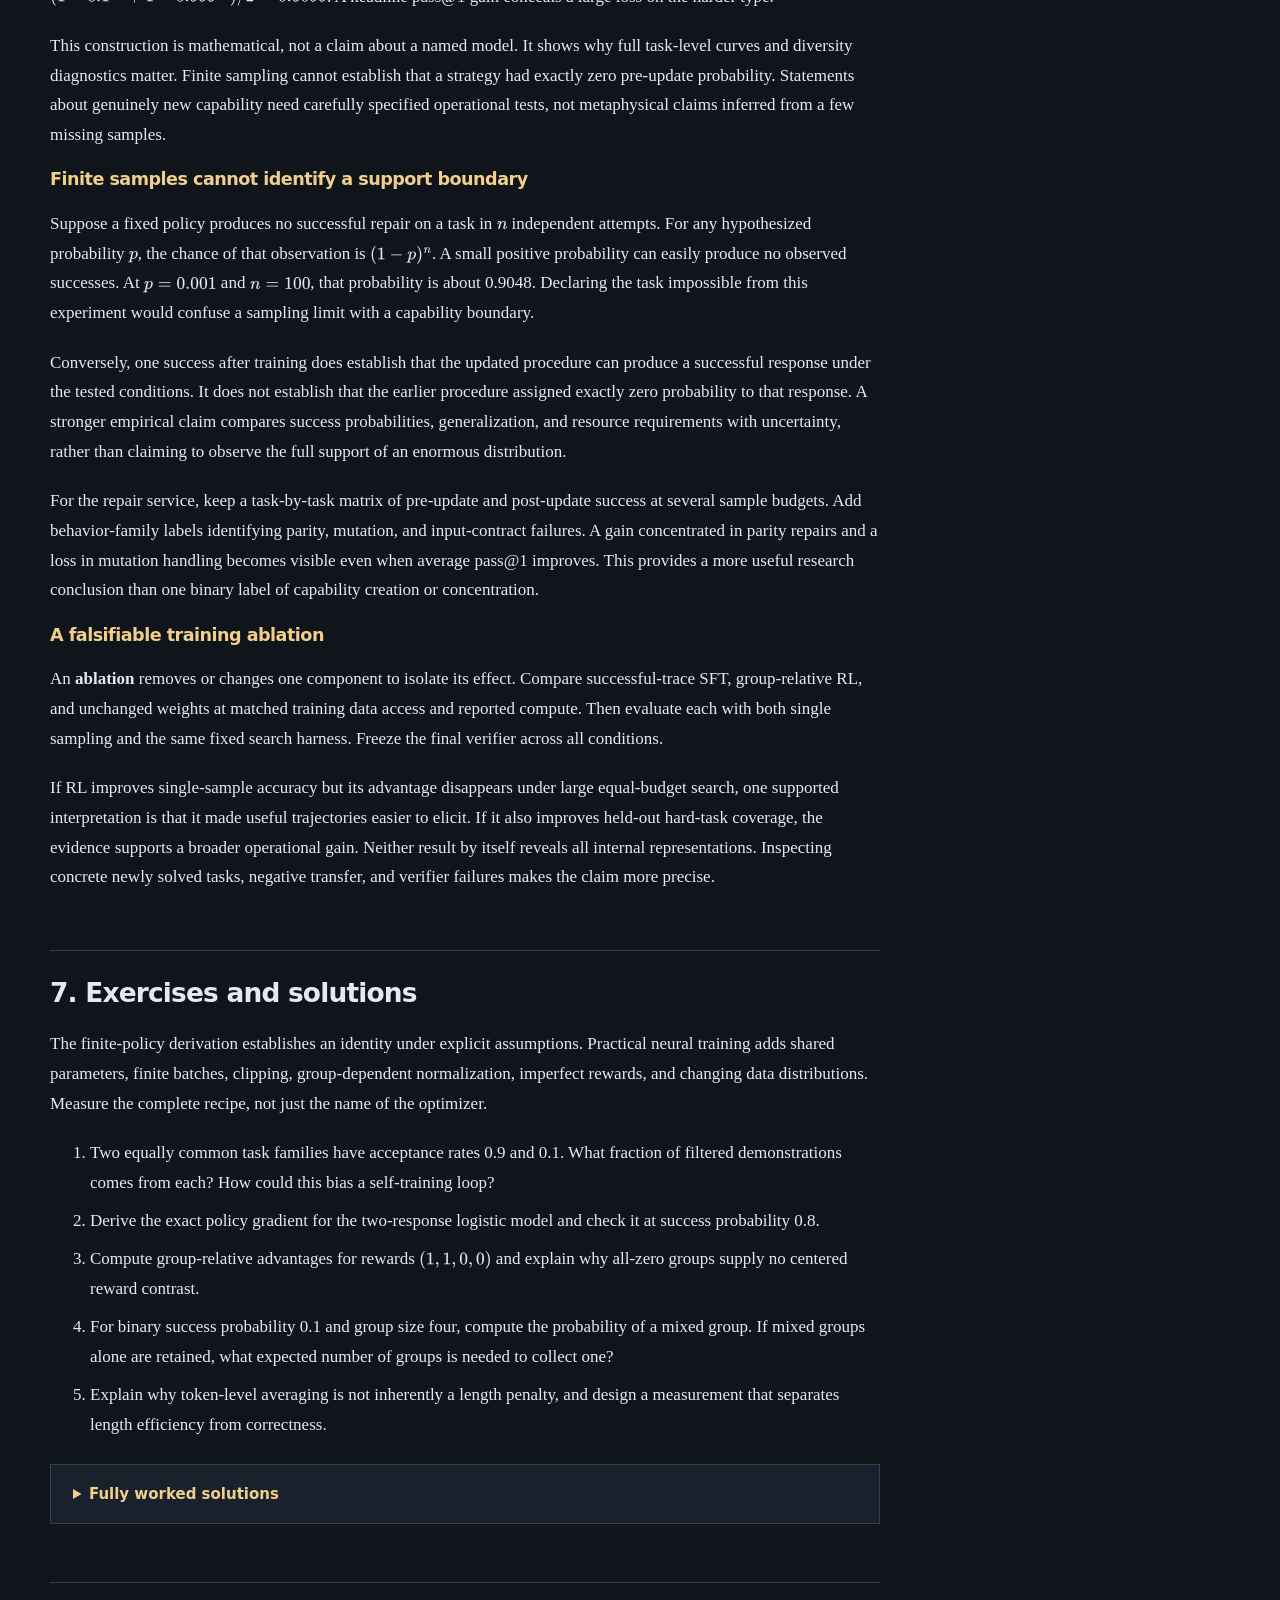
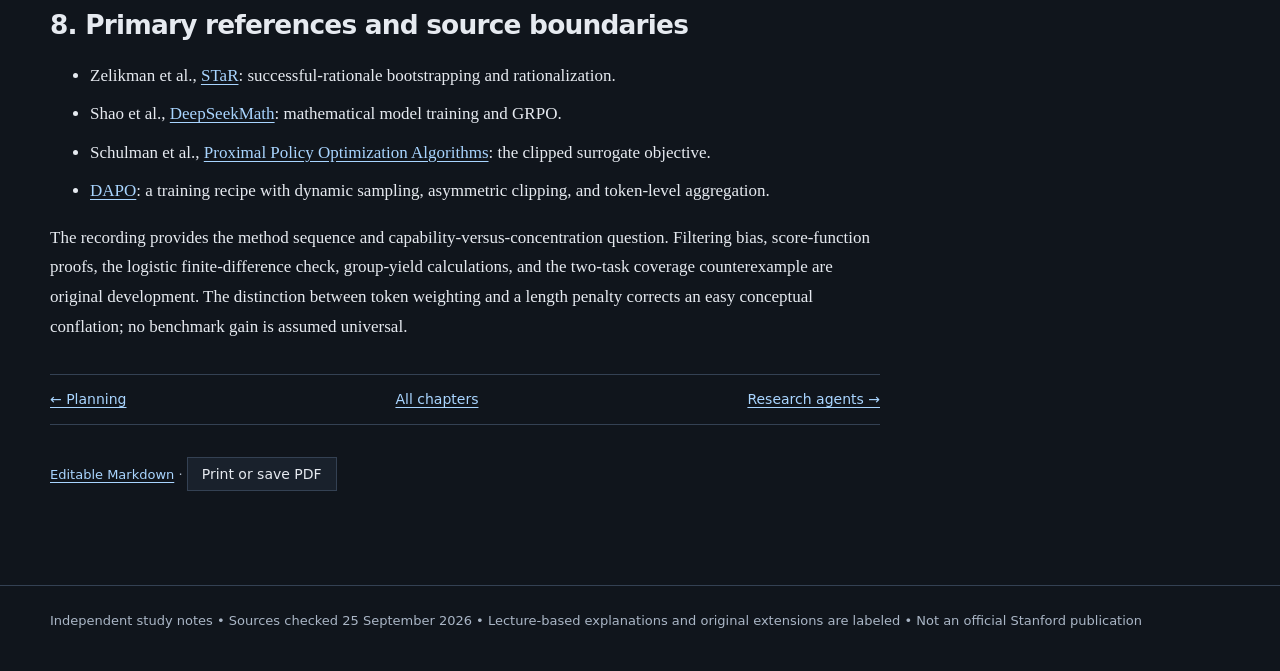
<file: lecture-06-training.html>
<!doctype html><html lang="en"><head><meta charset="utf-8"><meta name="viewport" content="width=device-width,initial-scale=1"><title>Training and RL · CS329A study notes</title><link rel="stylesheet" href="assets/notes.css"><script>window.MathJax={tex:{inlineMath:[['$','$']],displayMath:[['$$','$$']]},svg:{fontCache:'local'},options:{enableMenu:false}};</script><script defer src="assets/mathjax-tex-svg.js"></script></head><body>
<a class="skip" href="#main">Skip to main content</a><header class="top"><div class="shell"><a class="brand" href="index.html">CS329A / SELF-IMPROVING AGENTS</a><nav aria-label="Main navigation"><a href="index.html">Chapters</a><a href="source-map.html">Source map</a><a href="references.html">References</a><a href="numerical-lab.html">Numerical lab</a></nav></div></header>
<div class="shell layout"><main class="main" id="main"><div class="eyebrow">Lecture 6 / 9</div><nav class="chapter-nav" aria-label="Chapter navigation"><a href="lecture-05-planning.html">← Planning</a><a href="index.html">All chapters</a><a class="next" href="lecture-07-research-agents.html">Research agents →</a></nav><h1 id="lecture-6-training-reasoning-policies-star-grpo-and-dapo">Lecture 6 — Training reasoning policies: STaR, GRPO, and DAPO</h1><details class="mobile-toc"><summary>Chapter contents</summary><strong>On this page</strong><ol><li><a href="#1-what-should-persist-after-a-successful-repair-0000">1. What should persist after a successful repair? 00:00</a></li><li><a href="#2-star-converts-selected-reasoning-into-training-data-1600">2. STaR converts selected reasoning into training data 16:00</a></li><li><a href="#3-deriving-the-policy-gradient-signal-4100">3. Deriving the policy-gradient signal 41:00</a></li><li><a href="#4-group-relative-advantages-and-clipped-updates-4400">4. Group-relative advantages and clipped updates 44:00</a></li><li><a href="#5-dapo-shows-that-implementation-details-alter-the-objective-5300">5. DAPO shows that implementation details alter the objective 53:00</a></li><li><a href="#6-does-rl-create-capability-or-concentrate-it-6100">6. Does RL create capability or concentrate it? 61:00</a></li><li><a href="#7-exercises-and-solutions">7. Exercises and solutions</a></li><li><a href="#8-primary-references-and-source-boundaries">8. Primary references and source boundaries</a></li></ol></details>
<p><em>Independent textbook chapter accompanying <a href="https://www.youtube.com/watch?v=yVnmHSAy3ck">CS329A Part 6</a>. The recording supplies the progression from successful-trace bootstrapping to group-relative reinforcement learning and training-system details. The finite-policy derivations, repair examples, and calculations are original teaching extensions.</em></p>
<h2 id="1-what-should-persist-after-a-successful-repair-0000">1. What should persist after a successful repair? <a href="https://www.youtube.com/watch?v=yVnmHSAy3ck&amp;t=0s">00:00</a></h2>
<p>The median-repair service eventually finds a correct patch after twelve attempts. On the next task it repeats the same mistakes. Search improved one run without changing the policy. Training aims to make useful behavior more probable on future tasks: identifying parity, checking mutation, responding to failures, and stopping after justified verification.</p>
<p>Let $q$ be a task drawn from distribution $\mathcal D$, $y$ a complete response or interaction trajectory, and $\pi_\theta(y\mid q)$ its probability under parameters $\theta$. Let $R(q,y)$ be a scalar reward from a specified evaluator. A training objective can be written as $J(\theta)=\mathbb E_{q\sim\mathcal D,y\sim\pi_\theta}[R(q,y)]$, where expectation averages over tasks and generated trajectories.</p>
<p>The objective requires a choice of reward. Returning the correct median, preserving input data, and providing an honest verification report are distinct properties. If the reward measures only one visible numeric example, optimization can improve that score without producing a generally correct repair. The evaluator defines the behavior being reinforced.</p>
<p><strong>Supervised fine-tuning</strong>, or SFT, increases the likelihood of selected demonstrations. <strong>Reinforcement learning</strong>, or RL, uses rewards to alter action or response probabilities. <strong>Distillation</strong> trains one model to imitate information supplied by another model or procedure. These mechanisms can be combined, but they consume different information. A filtered successful trace supplies a positive example; an RL update can compare differently rewarded outputs from the same task.</p>
<h3 id="a-training-claim-needs-an-independent-comparison">A training claim needs an independent comparison</h3>
<p>Keep a final task set outside generation, filtering, reward fitting, and hyperparameter selection. A dataset whose scores drive parameter updates contributes training supervision even when its answers stay out of the prompt. Evaluate the resulting policy at matched inference budgets. Otherwise an apparent training improvement may come from additional samples or a stronger selector.</p>
<p>For the median service, divide task families as well as individual examples. Near-duplicate even-length tests in both training and evaluation can make generalization look stronger than it is. Include held-out mechanisms, such as preserving a caller-owned sequence, to test whether the learned behavior transfers beyond memorized answer patterns.</p>
<p>The central question is not whether a model can generate a successful trace somewhere. It is how training changes the probability of useful trajectories, and which parts of the task distribution benefit or regress. The following objectives make that question explicit.</p>
<h2 id="2-star-converts-selected-reasoning-into-training-data-1600">2. STaR converts selected reasoning into training data <a href="https://www.youtube.com/watch?v=yVnmHSAy3ck&amp;t=960s">16:00</a></h2>
<p><strong>Self-Taught Reasoner</strong>, or STaR, bootstraps reasoning using generated rationales and answer checks. A <strong>rationale</strong> is an intermediate explanation accompanying a final answer. <a href="https://arxiv.org/abs/2203.14465">The STaR paper</a> generates rationales, retains those producing correct answers, and uses answer-conditioned rationalization for some initially failed problems before further training.</p>
<p>Let $a^*(q)$ be a known target answer, $z$ a generated rationale, and $a$ the generated final answer. A filter retains $(q,z,a)$ when $a=a^*(q)$. SFT then increases $\pi_\theta(z,a\mid q)$ on the retained dataset. The filtering event changes the training distribution: frequently solved problems and common successful strategies may be overrepresented.</p>
<p>For failures, supplying the correct answer can help generate a rationale that reaches it. The answer hint is used while creating training data; the desired deployed model must reason from the original question without that hint. A rationale conditioned on the answer may contain useful structure, but it may also rationalize backward from a conclusion without providing a valid derivation.</p>
<h3 id="answer-correctness-does-not-certify-the-rationale">Answer correctness does not certify the rationale</h3>
<p>Suppose the median service produces the right answer 5 for <code>[1, 9]</code> while explaining that the upper middle element is 5. The outcome check passes and the explanation is false. Training on it can reinforce a misleading reasoning pattern. A richer filter can check intermediate claims, but that introduces another evaluator with its own error and cost.</p>
<p>A successful trace also need not be the best demonstration. It may contain irrelevant detours, repeated failed edits, or accidental recovery. Whether to retain such material depends on the desired policy. Removing all failures can erase examples of recovery; retaining every token can teach inefficient habits. Treat data curation as a behavioral intervention rather than clerical preprocessing.</p>
<h3 id="deriving-the-distribution-induced-by-filtering">Deriving the distribution induced by filtering</h3>
<p>For a fixed task, let $\pi(y)$ be the generation distribution and let $A(y)\in\{0,1\}$ indicate acceptance by the filter. Let $Z=\sum_y\pi(y)A(y)&gt;0$ be the acceptance probability. The retained distribution is</p>
<p>$$\pi_{\rm retained}(y)=\frac{\pi(y)A(y)}{Z}.$$</p>
<p>This is ordinary conditioning. If only correct outputs are accepted, it concentrates on correct outputs already sampled from the generator. It does not directly create demonstrations of a strategy that never appears. In a finite dataset, rare useful strategies may disappear even when their true probability is positive.</p>
<p>Across tasks, acceptance rates also change task frequencies. Suppose half of source tasks are easy with acceptance probability 0.8 and half are hard with acceptance probability 0.1. Retained easy mass is 0.4 and retained hard mass 0.05, so easy tasks constitute $0.4/0.45\approx88.9\%$ of the retained set. A nominally balanced source distribution becomes heavily skewed.</p>
<p>This calculation suggests a diagnostic: report acceptance rates and retained counts by task family. Reweighting or collecting more hard-task attempts can reduce the skew, but each changes cost and may introduce noisier data. The STaR mechanism motivates bootstrapping; it does not remove the need to inspect what the filter actually teaches.</p>
<h2 id="3-deriving-the-policy-gradient-signal-4100">3. Deriving the policy-gradient signal <a href="https://www.youtube.com/watch?v=yVnmHSAy3ck&amp;t=2460s">41:00</a></h2>
<p>Consider one task and a finite response set for clarity. Let $\pi_\theta(y)&gt;0$ be differentiable in parameter vector $\theta$, and assume reward $R(y)$ does not itself depend on $\theta$. Define $\nabla_\theta$ as the vector of partial derivatives. The expected reward is $J(\theta)=\sum_y\pi_\theta(y)R(y)$. Differentiation gives</p>
<p>$$\nabla_\theta J=\sum_yR(y)\nabla_\theta\pi_\theta(y)
=\sum_y\pi_\theta(y)R(y)\nabla_\theta\log\pi_\theta(y)
=\mathbb E[R(y)\nabla_\theta\log\pi_\theta(y)].$$</p>
<p>The hinge is the identity $\nabla\pi=\pi\nabla\log\pi$. It turns a derivative of an expectation into an expectation that can be estimated from sampled responses. With an unbounded response set, exchanging differentiation and summation needs regularity conditions; the finite derivation avoids hiding that issue.</p>
<h3 id="why-a-baseline-can-reduce-noise-without-changing-the-mean">Why a baseline can reduce noise without changing the mean</h3>
<p>Let $b(q)$ be a baseline independent of the sampled response given the task. Then</p>
<p>$$\mathbb E[b(q)\nabla_\theta\log\pi_\theta(y\mid q)]
=b(q)\nabla_\theta\sum_y\pi_\theta(y\mid q)=0.$$</p>
<p>The final equality holds because probabilities sum to one. Thus replacing reward by $R-b$ leaves the expected gradient unchanged. The <strong>advantage</strong> is a reward relative to a baseline; positive advantage favors the sampled response, while negative advantage discourages it. A baseline that depends on the sampled response requires more care and cannot automatically use this argument.</p>
<p>A <strong>critic</strong> is a learned estimator of expected return used to construct advantages. Training a separate critic can add memory and optimization cost. <a href="https://arxiv.org/abs/2402.03300">DeepSeekMath</a> introduces Group Relative Policy Optimization, or GRPO, using rewards within a sampled group to form relative advantages rather than relying on the same separate value-model structure as conventional actor–critic training.</p>
<h3 id="a-two-response-model-with-an-exact-gradient">A two-response model with an exact gradient</h3>
<p>Let the policy choose between a correct repair with reward one and an incorrect repair with reward zero. Let real parameter $u$ be the logit difference, and define $p=\sigma(u)=1/(1+e^{-u})$ as the probability of the correct repair. Expected reward is $J(u)=p$. Differentiating the logistic function gives</p>
<p>$$\frac{dJ}{du}=p(1-p).$$</p>
<p>At $u=0$, $p=0.5$ and the gradient is 0.25. The score-function expression gives the same result: a correct sample has log-probability derivative $1-p$, an incorrect sample has derivative $-p$, and its zero reward contributes nothing. Expected contribution is $p(1-p)$.</p>
<p>The following code checks the analytic derivative against a symmetric finite difference. Its input is a finite logit, output is a probability, and it has no external effects. The step size is a numerical approximation parameter, not a learning rate.</p>
<pre><code class="language-python">import math


def success_probability(logit):
    return 1.0 / (1.0 + math.exp(-logit))


step = 1e-5
finite_difference = (success_probability(step)
                     - success_probability(-step)) / (2 * step)
assert abs(finite_difference - 0.25) &lt; 1e-9
</code></pre>
<p>This toy model gives the gradient a concrete meaning: it increases the log-odds of the higher-reward response. A neural model shares parameters across many tasks and tokens, so improving one response can alter others. The simple derivation does not imply that every update monotonically improves every task.</p>
<h2 id="4-group-relative-advantages-and-clipped-updates-4400">4. Group-relative advantages and clipped updates <a href="https://www.youtube.com/watch?v=yVnmHSAy3ck&amp;t=2640s">44:00</a></h2>
<p>For one task, sample $G\ge2$ responses with rewards $R_1,\ldots,R_G$. Let $\bar R=G^{-1}\sum_iR_i$ be their mean and $s_R=\sqrt{G^{-1}\sum_i(R_i-\bar R)^2}$ their population standard deviation. A common group-relative advantage is $A_i=(R_i-\bar R)/s_R$ when $s_R&gt;0$. If all rewards agree, the normalized expression is undefined; implementations use an explicit zero-signal convention or numerical stabilization.</p>
<p>For rewards $(1,0,1,0)$, the mean and standard deviation are both 0.5, giving advantages $(1,-1,1,-1)$. For $(1,1,1,1)$, all centered rewards are zero. A stabilizing denominator prevents division by zero but does not invent a comparative learning signal. The shared lab adopts zero advantages in that case.</p>
<pre><code class="language-python">from numerical_lab import group_advantages

assert group_advantages([1, 0, 1, 0]) == [1, -1, 1, -1]
assert group_advantages([1, 1, 1, 1]) == [0, 0, 0, 0]
</code></pre>
<p>The helper accepts a nonempty sequence of finite rewards and returns a list of relative values. It does not train a model. A group-dependent baseline is not identical to the response-independent baseline proved above: each response contributes to its own group statistics. Group normalization is an algorithmic design with its own statistical effects, not a free consequence of the baseline identity.</p>
<h3 id="why-clip-a-likelihood-ratio">Why clip a likelihood ratio?</h3>
<p>Suppose responses were sampled from an older policy $\pi_{\rm old}$. For a sampled action or token, define the <strong>importance ratio</strong> $r(\theta)=\pi_\theta/\pi_{\rm old}$ on that same event and context. It measures how the new policy changes its probability. Let $A$ be a fixed advantage estimate and $\epsilon\in(0,1)$ a clipping width. The clipped surrogate used in <a href="https://arxiv.org/abs/1707.06347">Proximal Policy Optimization</a> has the form</p>
<p>$$L_{\rm clip}(\theta)=\mathbb E\left[
\min\left(r(\theta)A,\operatorname{clip}(r(\theta),1-\epsilon,1+\epsilon)A\right)\right],$$</p>
<p>where the clip operator truncates a value to the stated interval. This limits the incentive for certain large probability changes. It does not constrain every realized ratio to remain inside the interval and is not a formal guarantee that the whole policy stays close.</p>
<p>For positive $A=1$ and $\epsilon=0.2$, a ratio of 1.5 contributes the minimum of 1.5 and 1.2, namely 1.2. Further increasing that ratio does not improve this sample's surrogate contribution. For negative $A=-1$ and ratio 0.5, the contributions are -0.5 and -0.8, so the minimum is -0.8. The incentive to reduce the probability of this negative-advantage event is clipped once the ratio falls below 0.8.</p>
<p>The sign matters. A ratio moving in an undesirable direction is not protected by the same flat region. This asymmetry is why one should compute the two terms rather than remember clipping as a generic hard bound on parameter changes.</p>
<h3 id="token-and-sequence-conventions-must-be-explicit">Token and sequence conventions must be explicit</h3>
<p>A language-model response contains many token probabilities. Algorithms may form token-level ratios and average their surrogate losses, while using a response-level reward-derived advantage at every token. A sequence-level ratio is a product of token ratios and behaves differently. Do not substitute one into the other without re-deriving the objective and its variance.</p>
<p>The practical training recipe also includes reference-policy regularization, sampling parameters, batching, reward evaluation, and numerical stabilization. GRPO is not fully specified by one advantage formula. The <a href="https://arxiv.org/abs/2402.03300">DeepSeekMath paper</a> is the primary source for its particular formulation and experimental context.</p>
<h2 id="5-dapo-shows-that-implementation-details-alter-the-objective-5300">5. DAPO shows that implementation details alter the objective <a href="https://www.youtube.com/watch?v=yVnmHSAy3ck&amp;t=3180s">53:00</a></h2>
<p><a href="https://arxiv.org/abs/2503.14476">DAPO</a> studies a large-scale RL training recipe including asymmetric clipping, dynamic sampling, token-level loss aggregation, and handling of overlong outputs. These choices affect which examples supply gradient, how much weight each token receives, and what behavior earns penalties. They are part of the learning problem rather than interchangeable engineering settings.</p>
<p>Let lower and upper clipping widths be $\epsilon_{\rm low}$ and $\epsilon_{\rm high}$. The permitted surrogate interval becomes $[1-\epsilon_{\rm low},1+\epsilon_{\rm high}]$. Increasing the upper width leaves a larger incentive range for raising the probability of positive-advantage tokens. This can influence exploration, but its effect depends on the full objective and data; it is not a theorem that larger upper clipping always improves diversity.</p>
<h3 id="how-often-does-a-group-contain-a-useful-contrast">How often does a group contain a useful contrast?</h3>
<p>For binary independent rewards with single-response success probability $p$, a group of size $G$ is uninformative under pure centered relative rewards when all responses fail or all succeed. These disjoint events have probabilities $(1-p)^G$ and $p^G$. Thus the probability of a mixed group is</p>
<p>$$P(\text{mixed group})=1-p^G-(1-p)^G.$$</p>
<p>At $p=0.01$ and $G=8$, this is approximately 0.0773. Most groups contain no reward contrast. At $p=0.5$, the probability is $1-2(0.5)^8=0.9922$. Dynamic sampling can favor groups with useful contrast, but discarded generation still costs compute and changes the effective task distribution.</p>
<p>For the median service, once parity repair is almost always solved, parity-only groups contribute little centered binary signal. Harder mutation tasks may provide contrast, but tasks the model always fails also provide none. This creates a curriculum pressure toward intermediate difficulty. It does not ensure that those tasks best match the desired deployment distribution.</p>
<h3 id="sequence-averages-and-token-averages-weight-data-differently">Sequence averages and token averages weight data differently</h3>
<p>Let response $i$ contain $L_i$ tokens and let $\ell_{it}$ be the per-token surrogate contribution at token $t$. A sequence-normalized objective averages $G^{-1}\sum_i L_i^{-1}\sum_t\ell_{it}$. A token-normalized objective averages $\left(\sum_iL_i\right)^{-1}\sum_i\sum_t\ell_{it}$. The first gives every response equal total weight; the second gives every token equal weight.</p>
<p>For lengths 10 and 100, a token in the short response receives ten times the weight of a token in the long response under sequence normalization. Under token normalization, all 110 tokens receive equal weight. This changes gradient allocation. Token normalization by itself is not a penalty for long output: a long response contributes more tokens and therefore more total weight. An explicit length or truncation policy is a separate mechanism.</p>
<h3 id="truncation-changes-the-meaning-of-failure">Truncation changes the meaning of failure</h3>
<p>A response cut off at a maximum length may be unfinished rather than logically wrong. Assigning the same penalty to every truncated response can conflate a promising long derivation with an unproductive loop. Conversely, ignoring truncation can reward behavior that never produces a usable answer. Define the desired tradeoff between success, latency, and output length, then test how the penalty changes behavior.</p>
<p>The repair analogue is a timeout. A test runner that times out supplies a resource-limit observation, not a proof of an incorrect numeric result. Training may reasonably discourage timeouts because the service needs bounded completion, but that reward should be interpreted as operational utility rather than pure mathematical correctness.</p>
<h2 id="6-does-rl-create-capability-or-concentrate-it-6100">6. Does RL create capability or concentrate it? <a href="https://www.youtube.com/watch?v=yVnmHSAy3ck&amp;t=3660s">61:00</a></h2>
<p>A policy update can increase the probability of already available successful strategies, reduce diversity, change generalization, or expose behaviors not seen in a finite pre-training sample. These effects require different evidence. A higher single-sample accuracy does not settle whether the support of useful behaviors expanded.</p>
<p>Let $p_q$ be single-sample success for task $q$ before training and $p'_q$ afterward. Independent-sampling coverage at budget $k$ is $1-(1-p_q)^k$ or $1-(1-p'_q)^k$. If every $p'_q\ge p_q$, coverage cannot decrease on any task under these assumptions. But average pass@1 can rise even while some hard tasks lose probability mass, causing high-budget coverage to worsen.</p>
<p>Consider two equally weighted task types. Before training their probabilities are 0.5 and 0.1; afterward they are 0.9 and 0.001. Average single-sample success rises from 0.3 to 0.4505. At twenty samples, average coverage before training is approximately $(1-0.5^{20}+1-0.9^{20})/2=0.9392$. Afterward it is approximately $(1-0.1^{20}+1-0.999^{20})/2=0.5099$. A headline pass@1 gain conceals a large loss on the harder type.</p>
<p>This construction is mathematical, not a claim about a named model. It shows why full task-level curves and diversity diagnostics matter. Finite sampling cannot establish that a strategy had exactly zero pre-update probability. Statements about genuinely new capability need carefully specified operational tests, not metaphysical claims inferred from a few missing samples.</p>
<h3 id="finite-samples-cannot-identify-a-support-boundary">Finite samples cannot identify a support boundary</h3>
<p>Suppose a fixed policy produces no successful repair on a task in $n$ independent attempts. For any hypothesized probability $p$, the chance of that observation is $(1-p)^n$. A small positive probability can easily produce no observed successes. At $p=0.001$ and $n=100$, that probability is about 0.9048. Declaring the task impossible from this experiment would confuse a sampling limit with a capability boundary.</p>
<p>Conversely, one success after training does establish that the updated procedure can produce a successful response under the tested conditions. It does not establish that the earlier procedure assigned exactly zero probability to that response. A stronger empirical claim compares success probabilities, generalization, and resource requirements with uncertainty, rather than claiming to observe the full support of an enormous distribution.</p>
<p>For the repair service, keep a task-by-task matrix of pre-update and post-update success at several sample budgets. Add behavior-family labels identifying parity, mutation, and input-contract failures. A gain concentrated in parity repairs and a loss in mutation handling becomes visible even when average pass@1 improves. This provides a more useful research conclusion than one binary label of capability creation or concentration.</p>
<h3 id="a-falsifiable-training-ablation">A falsifiable training ablation</h3>
<p>An <strong>ablation</strong> removes or changes one component to isolate its effect. Compare successful-trace SFT, group-relative RL, and unchanged weights at matched training data access and reported compute. Then evaluate each with both single sampling and the same fixed search harness. Freeze the final verifier across all conditions.</p>
<p>If RL improves single-sample accuracy but its advantage disappears under large equal-budget search, one supported interpretation is that it made useful trajectories easier to elicit. If it also improves held-out hard-task coverage, the evidence supports a broader operational gain. Neither result by itself reveals all internal representations. Inspecting concrete newly solved tasks, negative transfer, and verifier failures makes the claim more precise.</p>
<h2 id="7-exercises-and-solutions">7. Exercises and solutions</h2>
<p>The finite-policy derivation establishes an identity under explicit assumptions. Practical neural training adds shared parameters, finite batches, clipping, group-dependent normalization, imperfect rewards, and changing data distributions. Measure the complete recipe, not just the name of the optimizer.</p>
<ol>
<li>Two equally common task families have acceptance rates 0.9 and 0.1. What fraction of filtered demonstrations comes from each? How could this bias a self-training loop?</li>
<li>Derive the exact policy gradient for the two-response logistic model and check it at success probability 0.8.</li>
<li>Compute group-relative advantages for rewards $(1,1,0,0)$ and explain why all-zero groups supply no centered reward contrast.</li>
<li>For binary success probability 0.1 and group size four, compute the probability of a mixed group. If mixed groups alone are retained, what expected number of groups is needed to collect one?</li>
<li>Explain why token-level averaging is not inherently a length penalty, and design a measurement that separates length efficiency from correctness.</li>
</ol>
<details><summary>Fully worked solutions</summary>
<p><strong>1.</strong> The retained masses are $0.5(0.9)=0.45$ and $0.5(0.1)=0.05$. Normalizing by total acceptance 0.5 gives 90% easy-family and 10% hard-family demonstrations. Further training can reinforce the easier behavior and reduce attention to the hard family. Report acceptance by family, then consider balanced collection or reweighting, checking whether the added hard examples have reliable labels.</p>
<p><strong>2.</strong> With rewards one and zero, expected reward is $J(u)=\sigma(u)$. Differentiation gives $dJ/du=\sigma(u)[1-\sigma(u)]$. At success probability 0.8, this is 0.16. The same result follows from the score-function estimator: successful samples occur with probability 0.8 and have derivative $1-0.8=0.2$, giving $0.8(0.2)=0.16$. Failed samples have zero reward in this unbaselined calculation.</p>
<p><strong>3.</strong> The mean is 0.5 and population variance is 0.25, so standard deviation is 0.5. The advantages are $(1,1,-1,-1)$. With all-zero rewards, every centered reward is zero and the standard deviation is zero. A zero-advantage convention avoids undefined arithmetic. Adding a small denominator constant alone cannot create a nonzero numerator or a comparative signal.</p>
<p><strong>4.</strong> Mixed-group probability is $1-0.1^4-0.9^4=0.3438$. Independent group draws therefore require $1/0.3438\approx2.91$ groups on average for one mixed group. At four responses per group, expected generation is about 11.63 responses. Reporting only the four retained responses would omit most of the sampling expense. Correlated responses would change the group probability.</p>
<p><strong>5.</strong> Token averaging weights each token equally; longer responses contribute more tokens. It does not directly assign a negative reward to length. Measure final correctness, output tokens, latency, and truncation separately at matched task difficulty. Compare explicit length penalties or stopping policies only after defining an acceptable correctness tradeoff. A shorter incorrect answer is not evidence of more efficient reasoning.</p>
</details>
<h2 id="8-primary-references-and-source-boundaries">8. Primary references and source boundaries</h2>
<ul>
<li>Zelikman et al., <a href="https://arxiv.org/abs/2203.14465">STaR</a>: successful-rationale bootstrapping and rationalization.</li>
<li>Shao et al., <a href="https://arxiv.org/abs/2402.03300">DeepSeekMath</a>: mathematical model training and GRPO.</li>
<li>Schulman et al., <a href="https://arxiv.org/abs/1707.06347">Proximal Policy Optimization Algorithms</a>: the clipped surrogate objective.</li>
<li><a href="https://arxiv.org/abs/2503.14476">DAPO</a>: a training recipe with dynamic sampling, asymmetric clipping, and token-level aggregation.</li>
</ul>
<p>The recording provides the method sequence and capability-versus-concentration question. Filtering bias, score-function proofs, the logistic finite-difference check, group-yield calculations, and the two-task coverage counterexample are original development. The distinction between token weighting and a length penalty corrects an easy conceptual conflation; no benchmark gain is assumed universal.</p><nav class="chapter-nav" aria-label="Chapter navigation"><a href="lecture-05-planning.html">← Planning</a><a href="index.html">All chapters</a><a class="next" href="lecture-07-research-agents.html">Research agents →</a></nav><p class="tiny"><a href="lecture-06-training.md">Editable Markdown</a> · <button onclick="window.print()">Print or save PDF</button></p></main><aside class="side" aria-label="On this page"><strong>On this page</strong><ol><li><a href="#1-what-should-persist-after-a-successful-repair-0000">1. What should persist after a successful repair? 00:00</a></li><li><a href="#2-star-converts-selected-reasoning-into-training-data-1600">2. STaR converts selected reasoning into training data 16:00</a></li><li><a href="#3-deriving-the-policy-gradient-signal-4100">3. Deriving the policy-gradient signal 41:00</a></li><li><a href="#4-group-relative-advantages-and-clipped-updates-4400">4. Group-relative advantages and clipped updates 44:00</a></li><li><a href="#5-dapo-shows-that-implementation-details-alter-the-objective-5300">5. DAPO shows that implementation details alter the objective 53:00</a></li><li><a href="#6-does-rl-create-capability-or-concentrate-it-6100">6. Does RL create capability or concentrate it? 61:00</a></li><li><a href="#7-exercises-and-solutions">7. Exercises and solutions</a></li><li><a href="#8-primary-references-and-source-boundaries">8. Primary references and source boundaries</a></li></ol></aside></div><footer class="foot"><div class="shell">Independent study notes • Sources checked 25 September 2026 • Lecture-based explanations and original extensions are labeled • Not an official Stanford publication</div></footer><script>let savedDetails=[];addEventListener('beforeprint',()=>{savedDetails=[...document.querySelectorAll('details')].map(d=>[d,d.open]);savedDetails.forEach(([d])=>d.open=true)});addEventListener('afterprint',()=>savedDetails.forEach(([d,o])=>d.open=o));</script><script>document.querySelectorAll('pre').forEach(pre=>{const wrap=document.createElement('div');wrap.className='codewrap';pre.before(wrap);wrap.append(pre);const button=document.createElement('button');button.className='copybtn';button.textContent='Copy code';button.setAttribute('aria-label','Copy code to clipboard');wrap.prepend(button);button.addEventListener('click',async()=>{const text=pre.innerText;try{await navigator.clipboard.writeText(text)}catch(e){const area=document.createElement('textarea');area.value=text;document.body.append(area);area.select();const ok=document.execCommand('copy');area.remove();if(!ok){button.textContent='Select code to copy';return}}button.textContent='Copied';setTimeout(()=>button.textContent='Copy code',1500)})});</script></body></html>
</file>
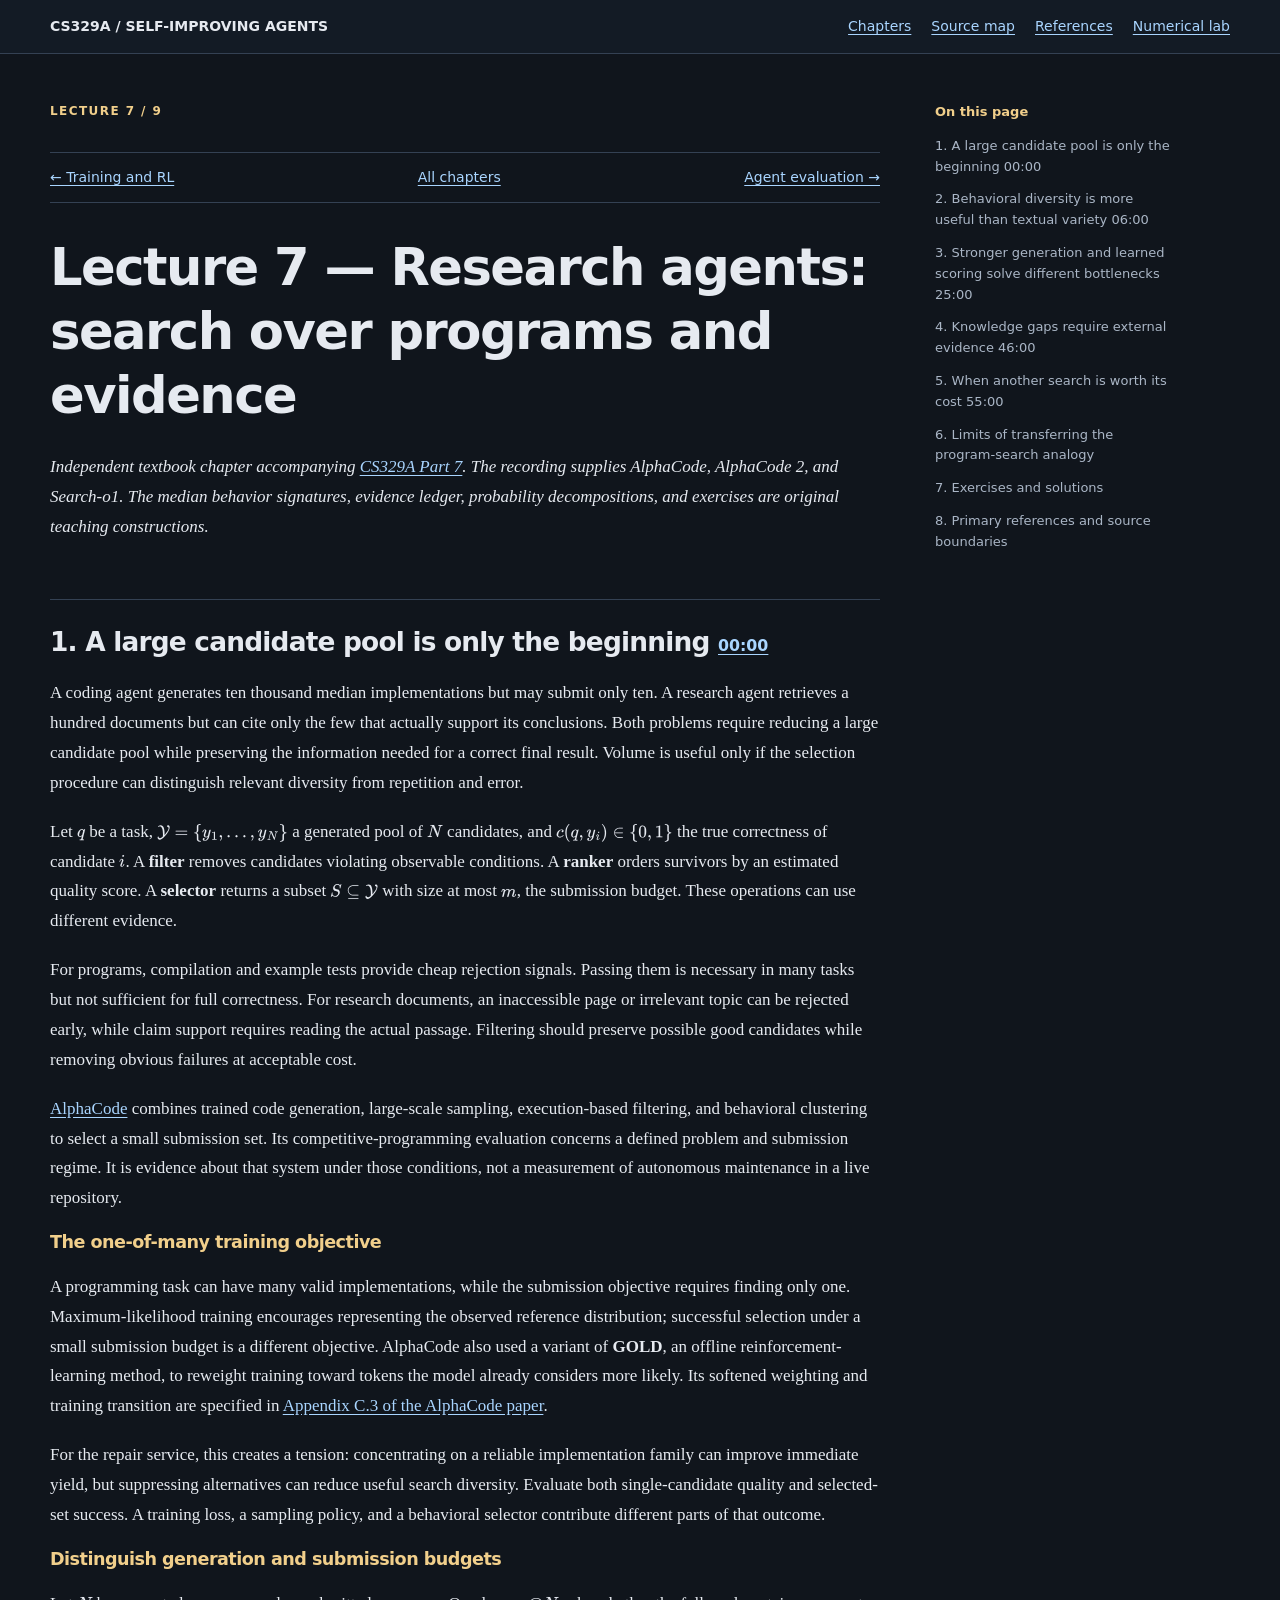
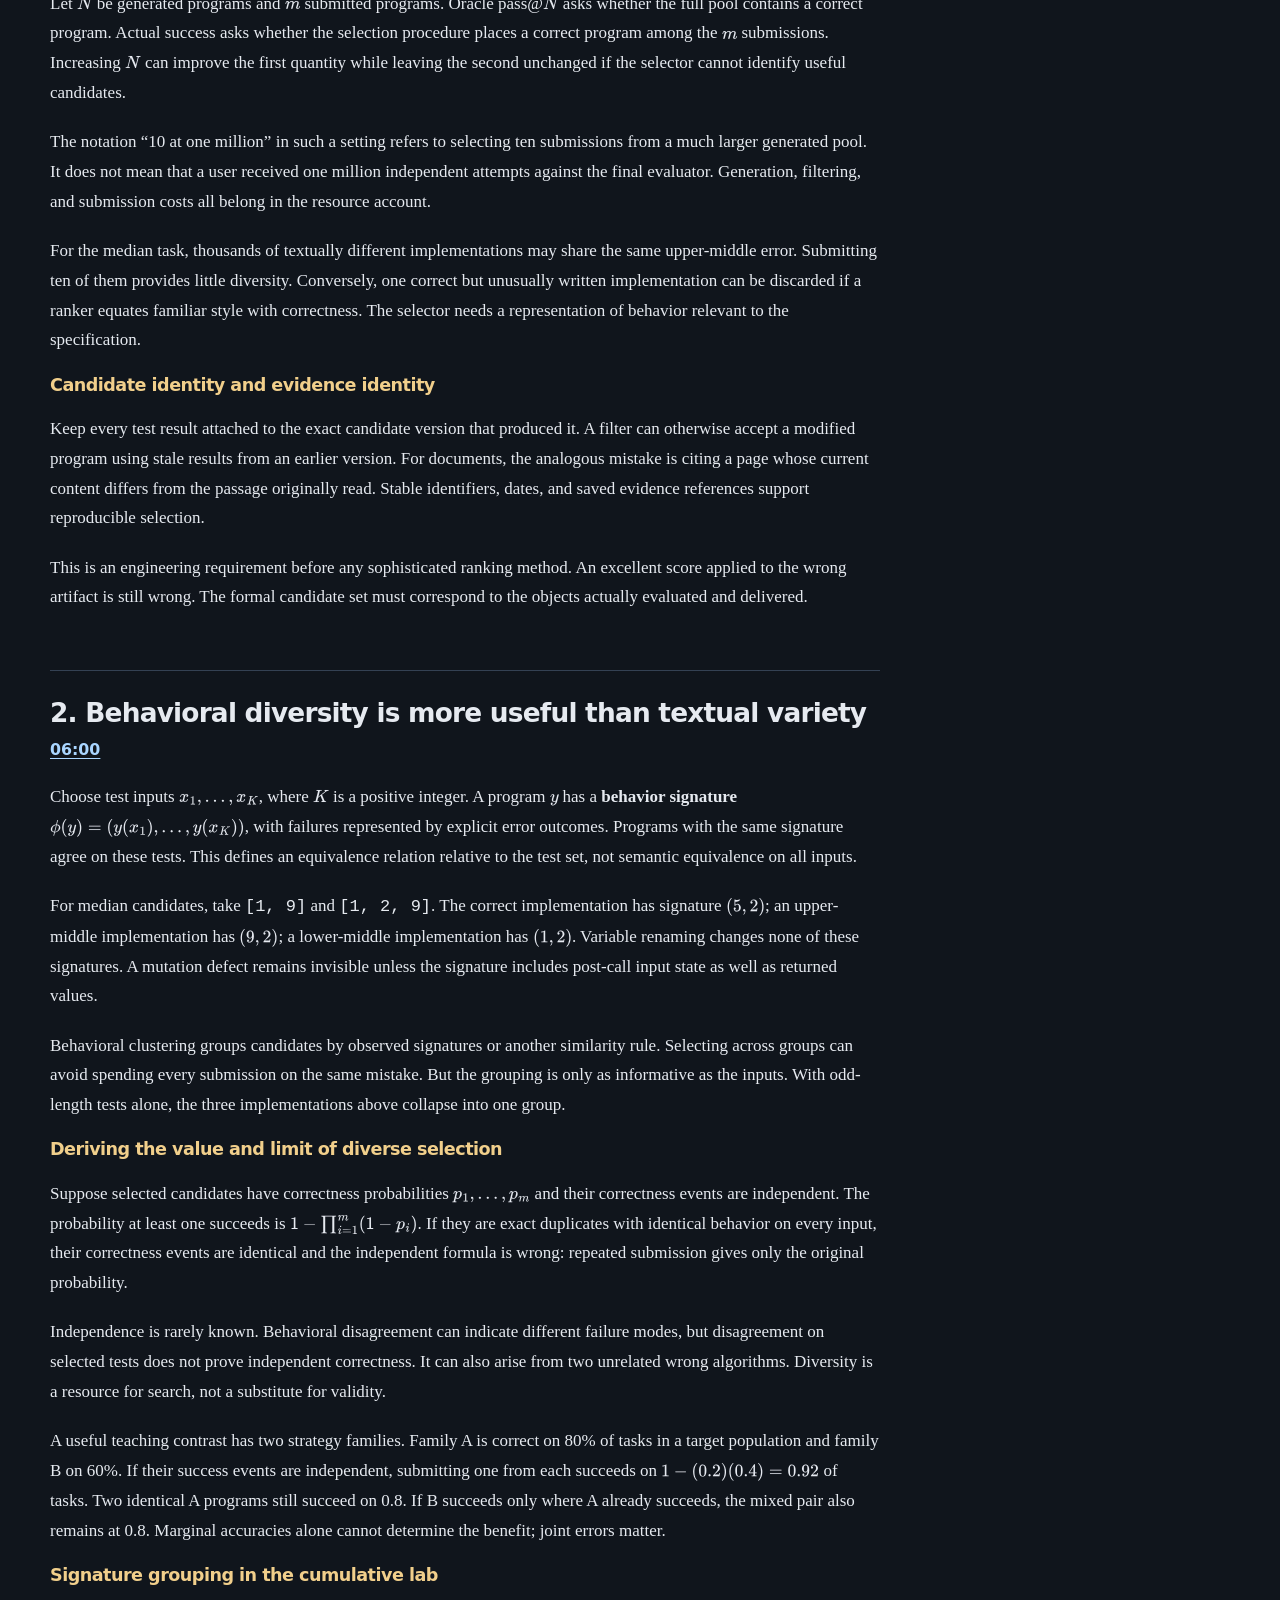
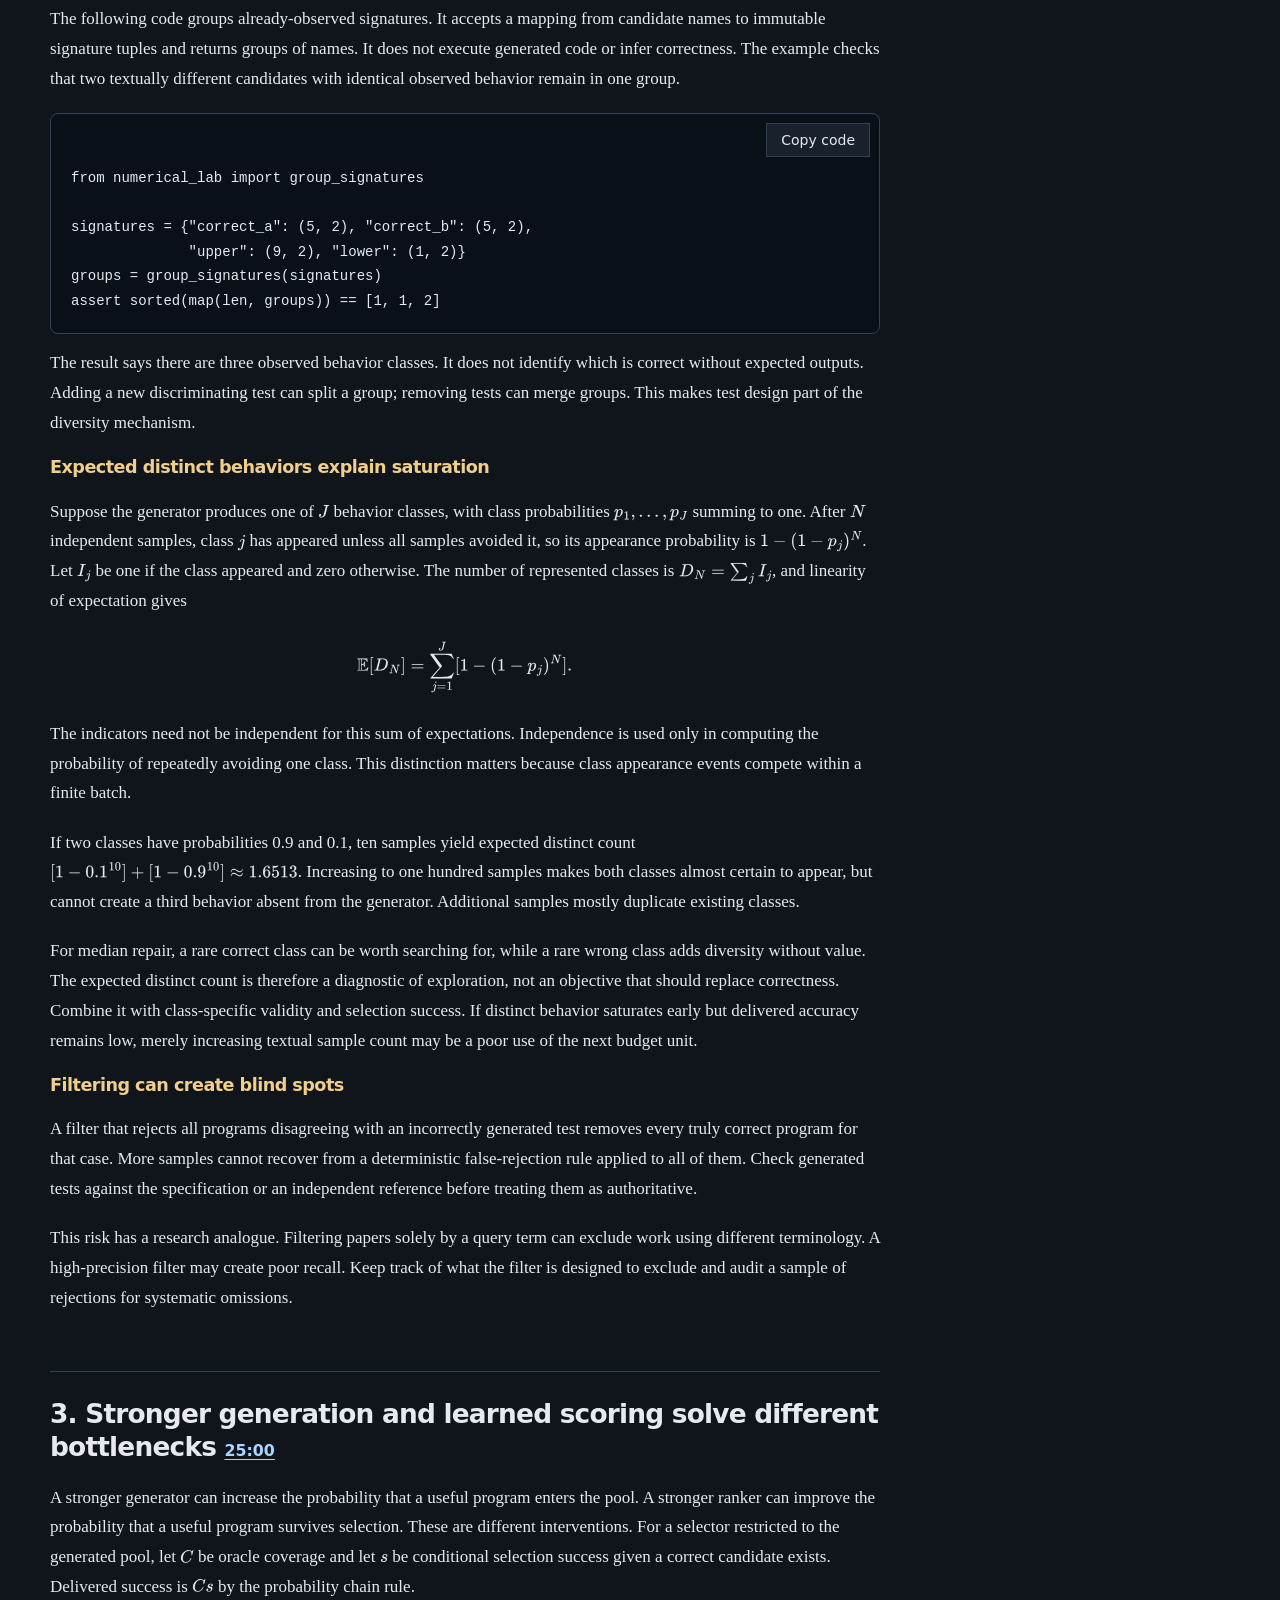
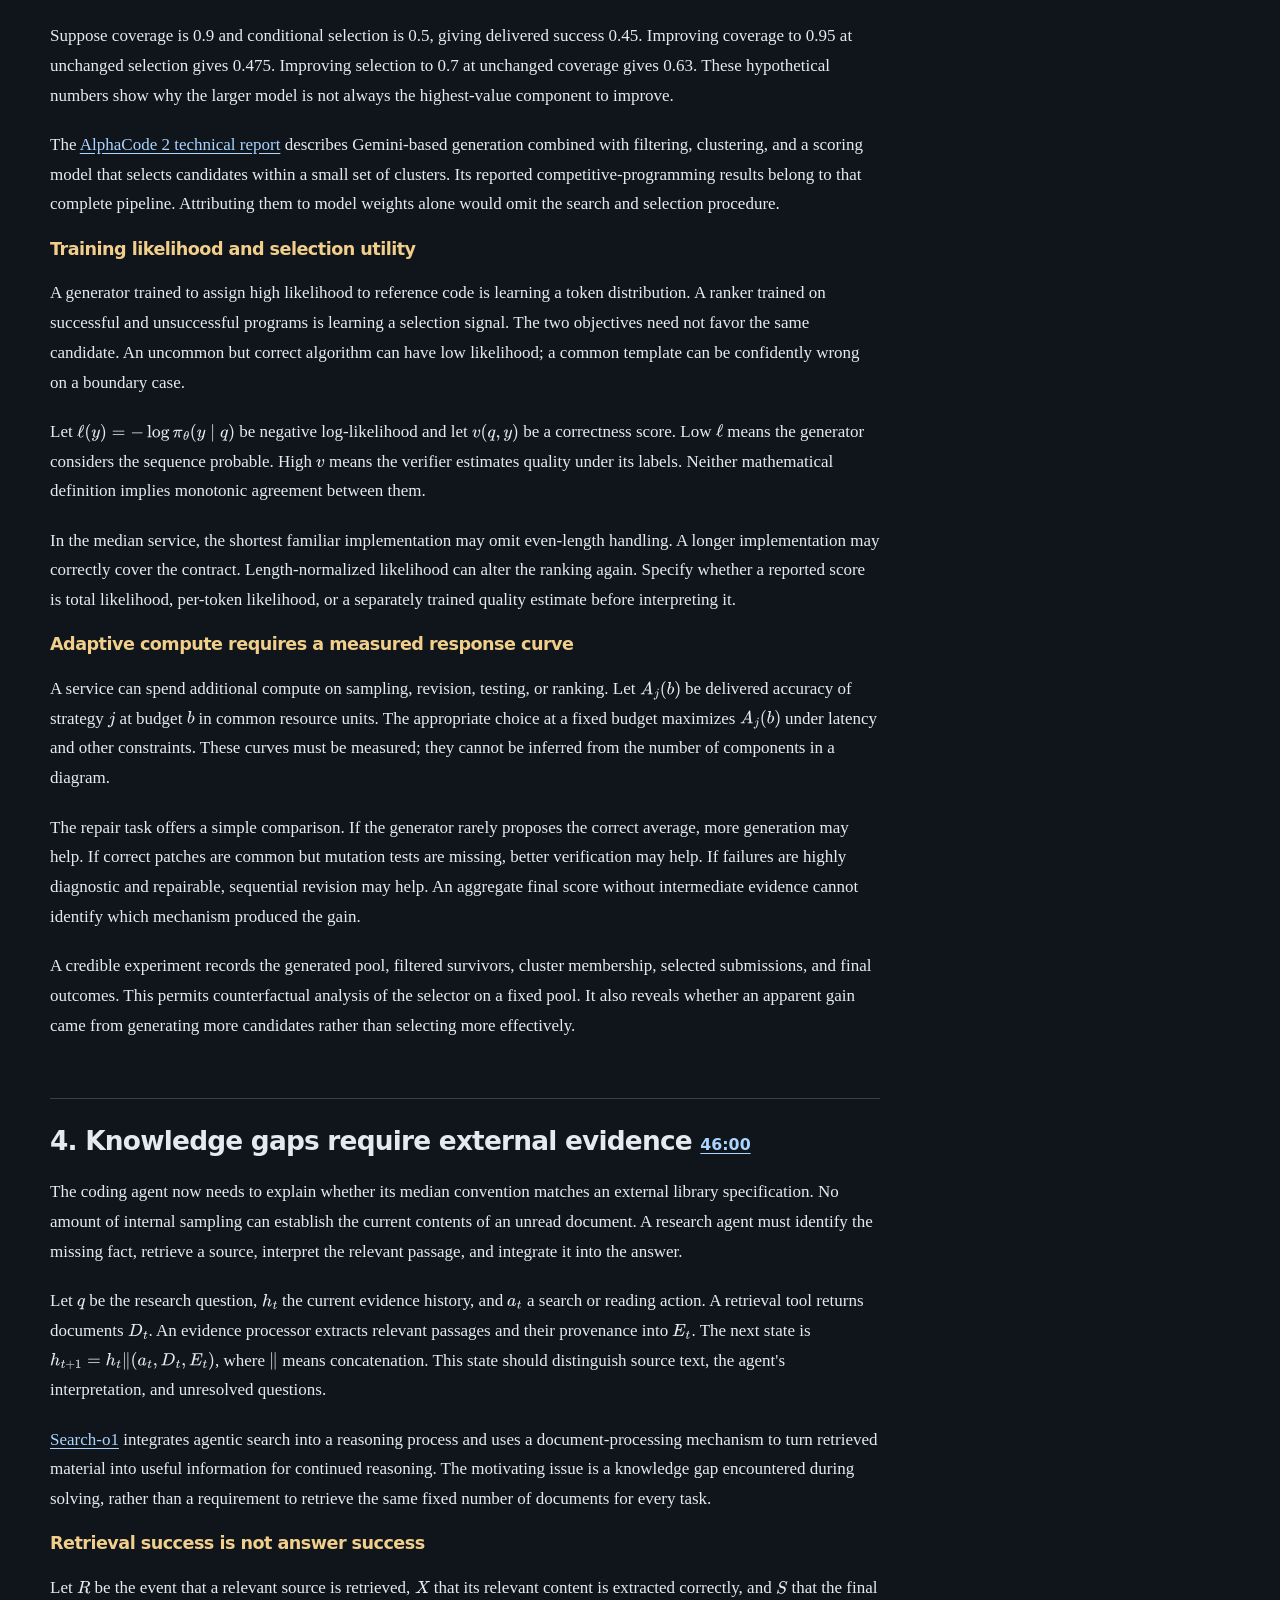
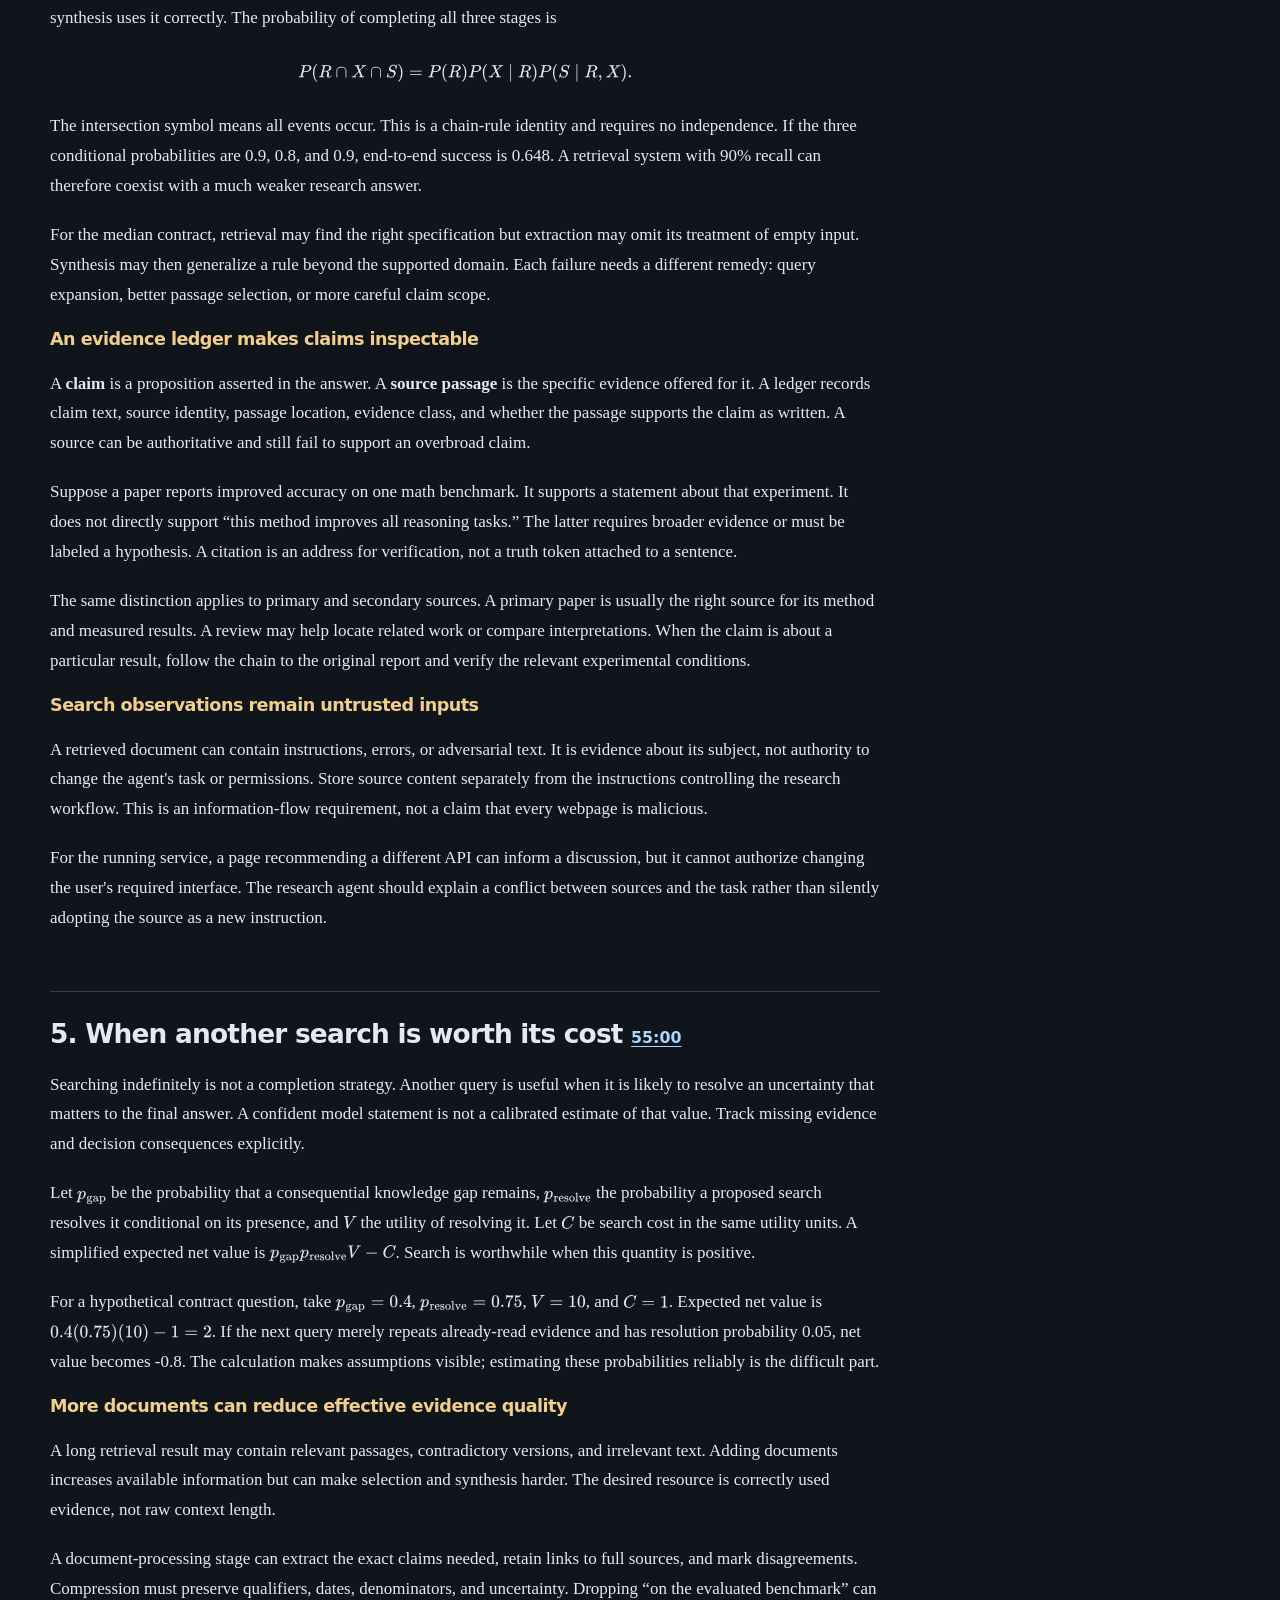
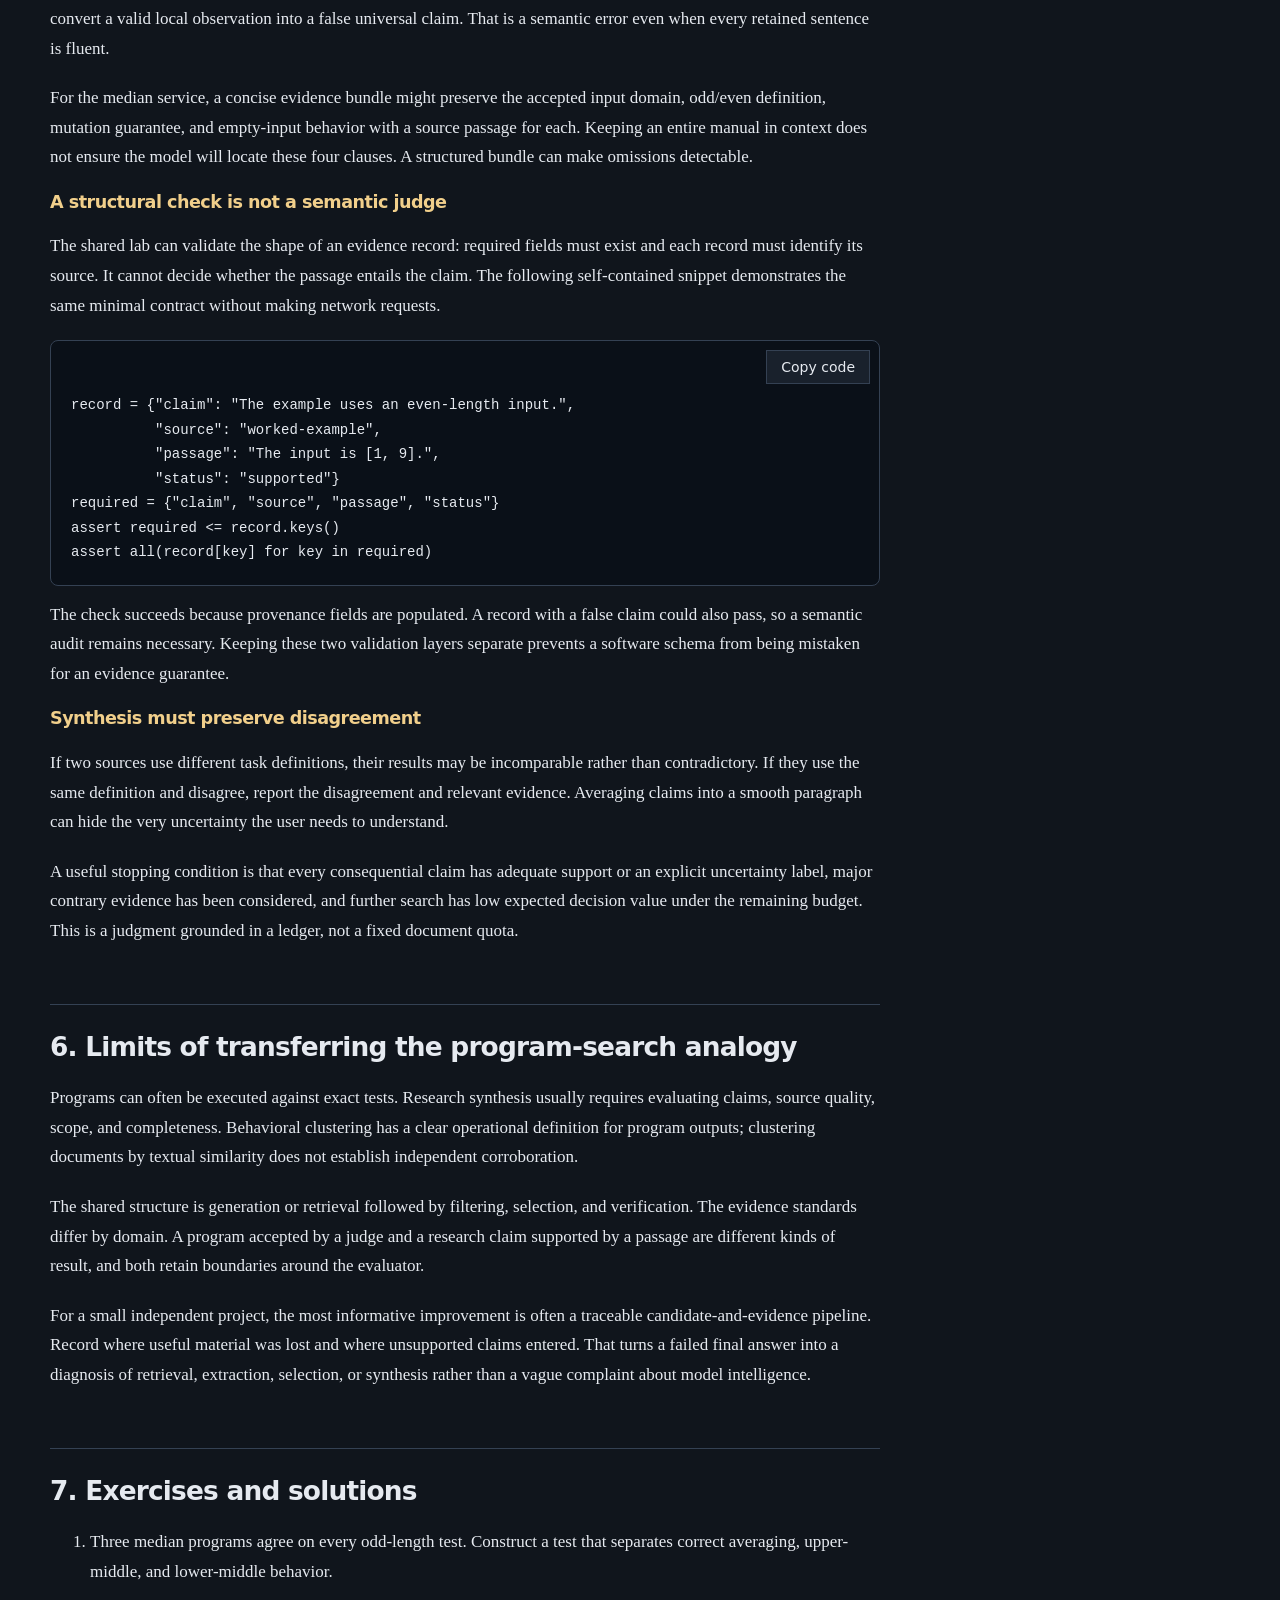
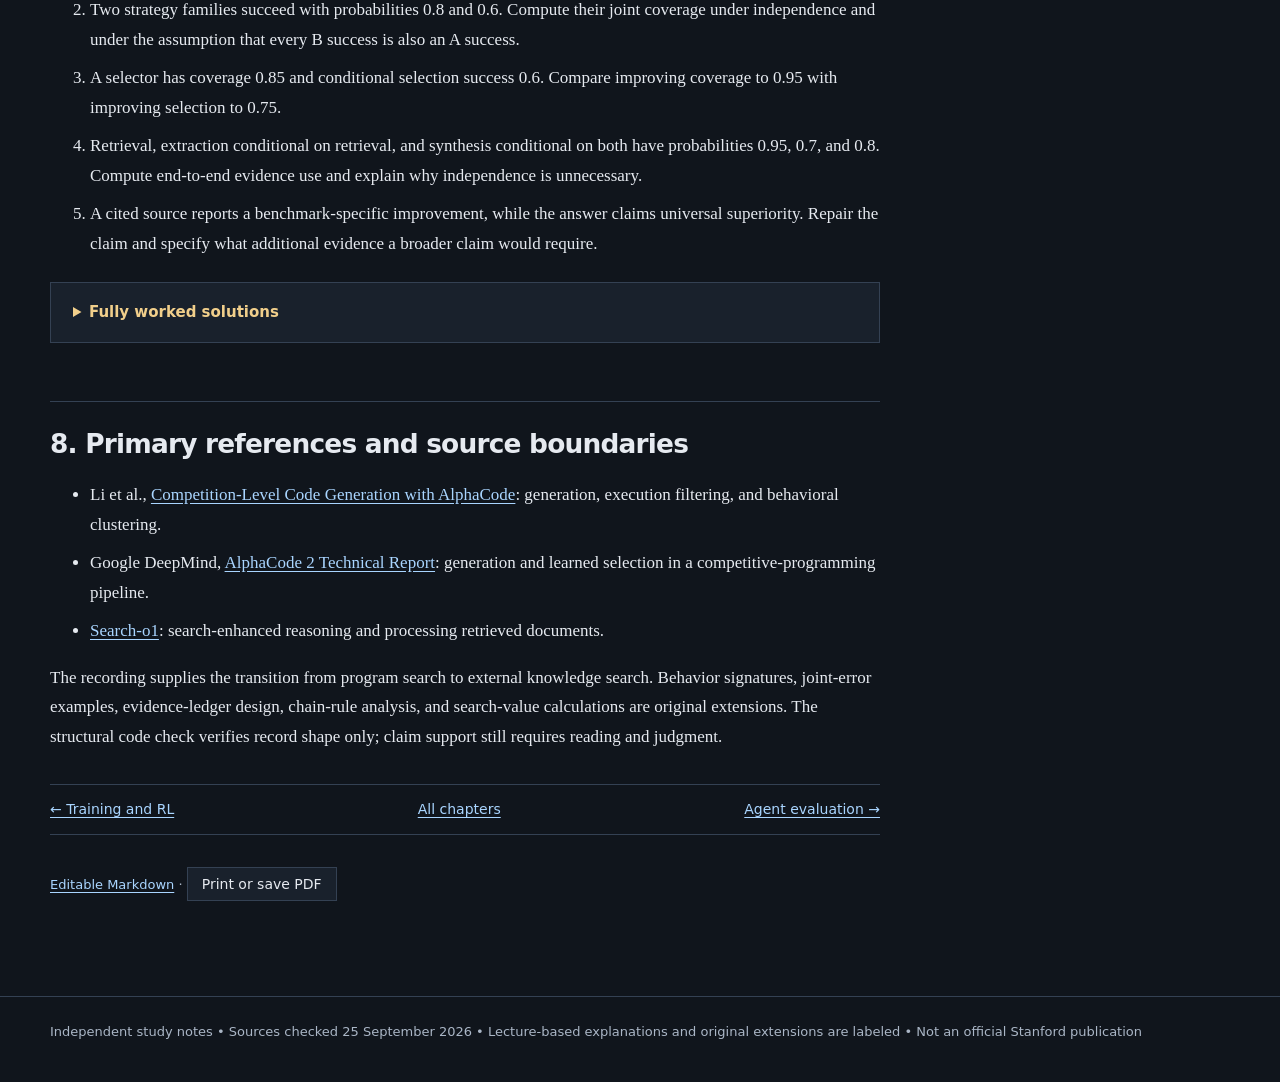
<file: lecture-07-research-agents.html>
<!doctype html><html lang="en"><head><meta charset="utf-8"><meta name="viewport" content="width=device-width,initial-scale=1"><title>Research agents · CS329A study notes</title><link rel="stylesheet" href="assets/notes.css"><script>window.MathJax={tex:{inlineMath:[['$','$']],displayMath:[['$$','$$']]},svg:{fontCache:'local'},options:{enableMenu:false}};</script><script defer src="assets/mathjax-tex-svg.js"></script></head><body>
<a class="skip" href="#main">Skip to main content</a><header class="top"><div class="shell"><a class="brand" href="index.html">CS329A / SELF-IMPROVING AGENTS</a><nav aria-label="Main navigation"><a href="index.html">Chapters</a><a href="source-map.html">Source map</a><a href="references.html">References</a><a href="numerical-lab.html">Numerical lab</a></nav></div></header>
<div class="shell layout"><main class="main" id="main"><div class="eyebrow">Lecture 7 / 9</div><nav class="chapter-nav" aria-label="Chapter navigation"><a href="lecture-06-training.html">← Training and RL</a><a href="index.html">All chapters</a><a class="next" href="lecture-08-evaluation.html">Agent evaluation →</a></nav><h1 id="lecture-7-research-agents-search-over-programs-and-evidence">Lecture 7 — Research agents: search over programs and evidence</h1><details class="mobile-toc"><summary>Chapter contents</summary><strong>On this page</strong><ol><li><a href="#1-a-large-candidate-pool-is-only-the-beginning-0000">1. A large candidate pool is only the beginning 00:00</a></li><li><a href="#2-behavioral-diversity-is-more-useful-than-textual-variety-0600">2. Behavioral diversity is more useful than textual variety 06:00</a></li><li><a href="#3-stronger-generation-and-learned-scoring-solve-different-bottlenecks-2500">3. Stronger generation and learned scoring solve different bottlenecks 25:00</a></li><li><a href="#4-knowledge-gaps-require-external-evidence-4600">4. Knowledge gaps require external evidence 46:00</a></li><li><a href="#5-when-another-search-is-worth-its-cost-5500">5. When another search is worth its cost 55:00</a></li><li><a href="#6-limits-of-transferring-the-program-search-analogy">6. Limits of transferring the program-search analogy</a></li><li><a href="#7-exercises-and-solutions">7. Exercises and solutions</a></li><li><a href="#8-primary-references-and-source-boundaries">8. Primary references and source boundaries</a></li></ol></details>
<p><em>Independent textbook chapter accompanying <a href="https://www.youtube.com/watch?v=Uni9dqyuuDM">CS329A Part 7</a>. The recording supplies AlphaCode, AlphaCode 2, and Search-o1. The median behavior signatures, evidence ledger, probability decompositions, and exercises are original teaching constructions.</em></p>
<h2 id="1-a-large-candidate-pool-is-only-the-beginning-0000">1. A large candidate pool is only the beginning <a href="https://www.youtube.com/watch?v=Uni9dqyuuDM&amp;t=0s">00:00</a></h2>
<p>A coding agent generates ten thousand median implementations but may submit only ten. A research agent retrieves a hundred documents but can cite only the few that actually support its conclusions. Both problems require reducing a large candidate pool while preserving the information needed for a correct final result. Volume is useful only if the selection procedure can distinguish relevant diversity from repetition and error.</p>
<p>Let $q$ be a task, $\mathcal Y=\{y_1,\ldots,y_N\}$ a generated pool of $N$ candidates, and $c(q,y_i)\in\{0,1\}$ the true correctness of candidate $i$. A <strong>filter</strong> removes candidates violating observable conditions. A <strong>ranker</strong> orders survivors by an estimated quality score. A <strong>selector</strong> returns a subset $S\subseteq\mathcal Y$ with size at most $m$, the submission budget. These operations can use different evidence.</p>
<p>For programs, compilation and example tests provide cheap rejection signals. Passing them is necessary in many tasks but not sufficient for full correctness. For research documents, an inaccessible page or irrelevant topic can be rejected early, while claim support requires reading the actual passage. Filtering should preserve possible good candidates while removing obvious failures at acceptable cost.</p>
<p><a href="https://arxiv.org/abs/2203.07814">AlphaCode</a> combines trained code generation, large-scale sampling, execution-based filtering, and behavioral clustering to select a small submission set. Its competitive-programming evaluation concerns a defined problem and submission regime. It is evidence about that system under those conditions, not a measurement of autonomous maintenance in a live repository.</p>
<h3 id="the-one-of-many-training-objective">The one-of-many training objective</h3>
<p>A programming task can have many valid implementations, while the submission objective requires finding only one. Maximum-likelihood training encourages representing the observed reference distribution; successful selection under a small submission budget is a different objective. AlphaCode also used a variant of <strong>GOLD</strong>, an offline reinforcement-learning method, to reweight training toward tokens the model already considers more likely. Its softened weighting and training transition are specified in <a href="https://arxiv.org/abs/2203.07814">Appendix C.3 of the AlphaCode paper</a>.</p>
<p>For the repair service, this creates a tension: concentrating on a reliable implementation family can improve immediate yield, but suppressing alternatives can reduce useful search diversity. Evaluate both single-candidate quality and selected-set success. A training loss, a sampling policy, and a behavioral selector contribute different parts of that outcome.</p>
<h3 id="distinguish-generation-and-submission-budgets">Distinguish generation and submission budgets</h3>
<p>Let $N$ be generated programs and $m$ submitted programs. Oracle pass@$N$ asks whether the full pool contains a correct program. Actual success asks whether the selection procedure places a correct program among the $m$ submissions. Increasing $N$ can improve the first quantity while leaving the second unchanged if the selector cannot identify useful candidates.</p>
<p>The notation “10 at one million” in such a setting refers to selecting ten submissions from a much larger generated pool. It does not mean that a user received one million independent attempts against the final evaluator. Generation, filtering, and submission costs all belong in the resource account.</p>
<p>For the median task, thousands of textually different implementations may share the same upper-middle error. Submitting ten of them provides little diversity. Conversely, one correct but unusually written implementation can be discarded if a ranker equates familiar style with correctness. The selector needs a representation of behavior relevant to the specification.</p>
<h3 id="candidate-identity-and-evidence-identity">Candidate identity and evidence identity</h3>
<p>Keep every test result attached to the exact candidate version that produced it. A filter can otherwise accept a modified program using stale results from an earlier version. For documents, the analogous mistake is citing a page whose current content differs from the passage originally read. Stable identifiers, dates, and saved evidence references support reproducible selection.</p>
<p>This is an engineering requirement before any sophisticated ranking method. An excellent score applied to the wrong artifact is still wrong. The formal candidate set must correspond to the objects actually evaluated and delivered.</p>
<h2 id="2-behavioral-diversity-is-more-useful-than-textual-variety-0600">2. Behavioral diversity is more useful than textual variety <a href="https://www.youtube.com/watch?v=Uni9dqyuuDM&amp;t=360s">06:00</a></h2>
<p>Choose test inputs $x_1,\ldots,x_K$, where $K$ is a positive integer. A program $y$ has a <strong>behavior signature</strong> $\phi(y)=(y(x_1),\ldots,y(x_K))$, with failures represented by explicit error outcomes. Programs with the same signature agree on these tests. This defines an equivalence relation relative to the test set, not semantic equivalence on all inputs.</p>
<p>For median candidates, take <code>[1, 9]</code> and <code>[1, 2, 9]</code>. The correct implementation has signature $(5,2)$; an upper-middle implementation has $(9,2)$; a lower-middle implementation has $(1,2)$. Variable renaming changes none of these signatures. A mutation defect remains invisible unless the signature includes post-call input state as well as returned values.</p>
<p>Behavioral clustering groups candidates by observed signatures or another similarity rule. Selecting across groups can avoid spending every submission on the same mistake. But the grouping is only as informative as the inputs. With odd-length tests alone, the three implementations above collapse into one group.</p>
<h3 id="deriving-the-value-and-limit-of-diverse-selection">Deriving the value and limit of diverse selection</h3>
<p>Suppose selected candidates have correctness probabilities $p_1,\ldots,p_m$ and their correctness events are independent. The probability at least one succeeds is $1-\prod_{i=1}^{m}(1-p_i)$. If they are exact duplicates with identical behavior on every input, their correctness events are identical and the independent formula is wrong: repeated submission gives only the original probability.</p>
<p>Independence is rarely known. Behavioral disagreement can indicate different failure modes, but disagreement on selected tests does not prove independent correctness. It can also arise from two unrelated wrong algorithms. Diversity is a resource for search, not a substitute for validity.</p>
<p>A useful teaching contrast has two strategy families. Family A is correct on 80% of tasks in a target population and family B on 60%. If their success events are independent, submitting one from each succeeds on $1-(0.2)(0.4)=0.92$ of tasks. Two identical A programs still succeed on 0.8. If B succeeds only where A already succeeds, the mixed pair also remains at 0.8. Marginal accuracies alone cannot determine the benefit; joint errors matter.</p>
<h3 id="signature-grouping-in-the-cumulative-lab">Signature grouping in the cumulative lab</h3>
<p>The following code groups already-observed signatures. It accepts a mapping from candidate names to immutable signature tuples and returns groups of names. It does not execute generated code or infer correctness. The example checks that two textually different candidates with identical observed behavior remain in one group.</p>
<pre><code class="language-python">from numerical_lab import group_signatures

signatures = {"correct_a": (5, 2), "correct_b": (5, 2),
              "upper": (9, 2), "lower": (1, 2)}
groups = group_signatures(signatures)
assert sorted(map(len, groups)) == [1, 1, 2]
</code></pre>
<p>The result says there are three observed behavior classes. It does not identify which is correct without expected outputs. Adding a new discriminating test can split a group; removing tests can merge groups. This makes test design part of the diversity mechanism.</p>
<h3 id="expected-distinct-behaviors-explain-saturation">Expected distinct behaviors explain saturation</h3>
<p>Suppose the generator produces one of $J$ behavior classes, with class probabilities $p_1,\ldots,p_J$ summing to one. After $N$ independent samples, class $j$ has appeared unless all samples avoided it, so its appearance probability is $1-(1-p_j)^N$. Let $I_j$ be one if the class appeared and zero otherwise. The number of represented classes is $D_N=\sum_jI_j$, and linearity of expectation gives</p>
<p>$$\mathbb E[D_N]=\sum_{j=1}^{J}[1-(1-p_j)^N].$$</p>
<p>The indicators need not be independent for this sum of expectations. Independence is used only in computing the probability of repeatedly avoiding one class. This distinction matters because class appearance events compete within a finite batch.</p>
<p>If two classes have probabilities 0.9 and 0.1, ten samples yield expected distinct count $[1-0.1^{10}]+[1-0.9^{10}]\approx1.6513$. Increasing to one hundred samples makes both classes almost certain to appear, but cannot create a third behavior absent from the generator. Additional samples mostly duplicate existing classes.</p>
<p>For median repair, a rare correct class can be worth searching for, while a rare wrong class adds diversity without value. The expected distinct count is therefore a diagnostic of exploration, not an objective that should replace correctness. Combine it with class-specific validity and selection success. If distinct behavior saturates early but delivered accuracy remains low, merely increasing textual sample count may be a poor use of the next budget unit.</p>
<h3 id="filtering-can-create-blind-spots">Filtering can create blind spots</h3>
<p>A filter that rejects all programs disagreeing with an incorrectly generated test removes every truly correct program for that case. More samples cannot recover from a deterministic false-rejection rule applied to all of them. Check generated tests against the specification or an independent reference before treating them as authoritative.</p>
<p>This risk has a research analogue. Filtering papers solely by a query term can exclude work using different terminology. A high-precision filter may create poor recall. Keep track of what the filter is designed to exclude and audit a sample of rejections for systematic omissions.</p>
<h2 id="3-stronger-generation-and-learned-scoring-solve-different-bottlenecks-2500">3. Stronger generation and learned scoring solve different bottlenecks <a href="https://www.youtube.com/watch?v=Uni9dqyuuDM&amp;t=1500s">25:00</a></h2>
<p>A stronger generator can increase the probability that a useful program enters the pool. A stronger ranker can improve the probability that a useful program survives selection. These are different interventions. For a selector restricted to the generated pool, let $C$ be oracle coverage and let $s$ be conditional selection success given a correct candidate exists. Delivered success is $Cs$ by the probability chain rule.</p>
<p>Suppose coverage is 0.9 and conditional selection is 0.5, giving delivered success 0.45. Improving coverage to 0.95 at unchanged selection gives 0.475. Improving selection to 0.7 at unchanged coverage gives 0.63. These hypothetical numbers show why the larger model is not always the highest-value component to improve.</p>
<p>The <a href="https://storage.googleapis.com/deepmind-media/AlphaCode2/AlphaCode2_Tech_Report.pdf">AlphaCode 2 technical report</a> describes Gemini-based generation combined with filtering, clustering, and a scoring model that selects candidates within a small set of clusters. Its reported competitive-programming results belong to that complete pipeline. Attributing them to model weights alone would omit the search and selection procedure.</p>
<h3 id="training-likelihood-and-selection-utility">Training likelihood and selection utility</h3>
<p>A generator trained to assign high likelihood to reference code is learning a token distribution. A ranker trained on successful and unsuccessful programs is learning a selection signal. The two objectives need not favor the same candidate. An uncommon but correct algorithm can have low likelihood; a common template can be confidently wrong on a boundary case.</p>
<p>Let $\ell(y)=-\log\pi_\theta(y\mid q)$ be negative log-likelihood and let $v(q,y)$ be a correctness score. Low $\ell$ means the generator considers the sequence probable. High $v$ means the verifier estimates quality under its labels. Neither mathematical definition implies monotonic agreement between them.</p>
<p>In the median service, the shortest familiar implementation may omit even-length handling. A longer implementation may correctly cover the contract. Length-normalized likelihood can alter the ranking again. Specify whether a reported score is total likelihood, per-token likelihood, or a separately trained quality estimate before interpreting it.</p>
<h3 id="adaptive-compute-requires-a-measured-response-curve">Adaptive compute requires a measured response curve</h3>
<p>A service can spend additional compute on sampling, revision, testing, or ranking. Let $A_j(b)$ be delivered accuracy of strategy $j$ at budget $b$ in common resource units. The appropriate choice at a fixed budget maximizes $A_j(b)$ under latency and other constraints. These curves must be measured; they cannot be inferred from the number of components in a diagram.</p>
<p>The repair task offers a simple comparison. If the generator rarely proposes the correct average, more generation may help. If correct patches are common but mutation tests are missing, better verification may help. If failures are highly diagnostic and repairable, sequential revision may help. An aggregate final score without intermediate evidence cannot identify which mechanism produced the gain.</p>
<p>A credible experiment records the generated pool, filtered survivors, cluster membership, selected submissions, and final outcomes. This permits counterfactual analysis of the selector on a fixed pool. It also reveals whether an apparent gain came from generating more candidates rather than selecting more effectively.</p>
<h2 id="4-knowledge-gaps-require-external-evidence-4600">4. Knowledge gaps require external evidence <a href="https://www.youtube.com/watch?v=Uni9dqyuuDM&amp;t=2760s">46:00</a></h2>
<p>The coding agent now needs to explain whether its median convention matches an external library specification. No amount of internal sampling can establish the current contents of an unread document. A research agent must identify the missing fact, retrieve a source, interpret the relevant passage, and integrate it into the answer.</p>
<p>Let $q$ be the research question, $h_t$ the current evidence history, and $a_t$ a search or reading action. A retrieval tool returns documents $D_t$. An evidence processor extracts relevant passages and their provenance into $E_t$. The next state is $h_{t+1}=h_t\Vert(a_t,D_t,E_t)$, where $\Vert$ means concatenation. This state should distinguish source text, the agent's interpretation, and unresolved questions.</p>
<p><a href="https://arxiv.org/abs/2501.05366">Search-o1</a> integrates agentic search into a reasoning process and uses a document-processing mechanism to turn retrieved material into useful information for continued reasoning. The motivating issue is a knowledge gap encountered during solving, rather than a requirement to retrieve the same fixed number of documents for every task.</p>
<h3 id="retrieval-success-is-not-answer-success">Retrieval success is not answer success</h3>
<p>Let $R$ be the event that a relevant source is retrieved, $X$ that its relevant content is extracted correctly, and $S$ that the final synthesis uses it correctly. The probability of completing all three stages is</p>
<p>$$P(R\cap X\cap S)=P(R)P(X\mid R)P(S\mid R,X).$$</p>
<p>The intersection symbol means all events occur. This is a chain-rule identity and requires no independence. If the three conditional probabilities are 0.9, 0.8, and 0.9, end-to-end success is 0.648. A retrieval system with 90% recall can therefore coexist with a much weaker research answer.</p>
<p>For the median contract, retrieval may find the right specification but extraction may omit its treatment of empty input. Synthesis may then generalize a rule beyond the supported domain. Each failure needs a different remedy: query expansion, better passage selection, or more careful claim scope.</p>
<h3 id="an-evidence-ledger-makes-claims-inspectable">An evidence ledger makes claims inspectable</h3>
<p>A <strong>claim</strong> is a proposition asserted in the answer. A <strong>source passage</strong> is the specific evidence offered for it. A ledger records claim text, source identity, passage location, evidence class, and whether the passage supports the claim as written. A source can be authoritative and still fail to support an overbroad claim.</p>
<p>Suppose a paper reports improved accuracy on one math benchmark. It supports a statement about that experiment. It does not directly support “this method improves all reasoning tasks.” The latter requires broader evidence or must be labeled a hypothesis. A citation is an address for verification, not a truth token attached to a sentence.</p>
<p>The same distinction applies to primary and secondary sources. A primary paper is usually the right source for its method and measured results. A review may help locate related work or compare interpretations. When the claim is about a particular result, follow the chain to the original report and verify the relevant experimental conditions.</p>
<h3 id="search-observations-remain-untrusted-inputs">Search observations remain untrusted inputs</h3>
<p>A retrieved document can contain instructions, errors, or adversarial text. It is evidence about its subject, not authority to change the agent's task or permissions. Store source content separately from the instructions controlling the research workflow. This is an information-flow requirement, not a claim that every webpage is malicious.</p>
<p>For the running service, a page recommending a different API can inform a discussion, but it cannot authorize changing the user's required interface. The research agent should explain a conflict between sources and the task rather than silently adopting the source as a new instruction.</p>
<h2 id="5-when-another-search-is-worth-its-cost-5500">5. When another search is worth its cost <a href="https://www.youtube.com/watch?v=Uni9dqyuuDM&amp;t=3300s">55:00</a></h2>
<p>Searching indefinitely is not a completion strategy. Another query is useful when it is likely to resolve an uncertainty that matters to the final answer. A confident model statement is not a calibrated estimate of that value. Track missing evidence and decision consequences explicitly.</p>
<p>Let $p_{\rm gap}$ be the probability that a consequential knowledge gap remains, $p_{\rm resolve}$ the probability a proposed search resolves it conditional on its presence, and $V$ the utility of resolving it. Let $C$ be search cost in the same utility units. A simplified expected net value is $p_{\rm gap}p_{\rm resolve}V-C$. Search is worthwhile when this quantity is positive.</p>
<p>For a hypothetical contract question, take $p_{\rm gap}=0.4$, $p_{\rm resolve}=0.75$, $V=10$, and $C=1$. Expected net value is $0.4(0.75)(10)-1=2$. If the next query merely repeats already-read evidence and has resolution probability 0.05, net value becomes -0.8. The calculation makes assumptions visible; estimating these probabilities reliably is the difficult part.</p>
<h3 id="more-documents-can-reduce-effective-evidence-quality">More documents can reduce effective evidence quality</h3>
<p>A long retrieval result may contain relevant passages, contradictory versions, and irrelevant text. Adding documents increases available information but can make selection and synthesis harder. The desired resource is correctly used evidence, not raw context length.</p>
<p>A document-processing stage can extract the exact claims needed, retain links to full sources, and mark disagreements. Compression must preserve qualifiers, dates, denominators, and uncertainty. Dropping “on the evaluated benchmark” can convert a valid local observation into a false universal claim. That is a semantic error even when every retained sentence is fluent.</p>
<p>For the median service, a concise evidence bundle might preserve the accepted input domain, odd/even definition, mutation guarantee, and empty-input behavior with a source passage for each. Keeping an entire manual in context does not ensure the model will locate these four clauses. A structured bundle can make omissions detectable.</p>
<h3 id="a-structural-check-is-not-a-semantic-judge">A structural check is not a semantic judge</h3>
<p>The shared lab can validate the shape of an evidence record: required fields must exist and each record must identify its source. It cannot decide whether the passage entails the claim. The following self-contained snippet demonstrates the same minimal contract without making network requests.</p>
<pre><code class="language-python">record = {"claim": "The example uses an even-length input.",
          "source": "worked-example",
          "passage": "The input is [1, 9].",
          "status": "supported"}
required = {"claim", "source", "passage", "status"}
assert required &lt;= record.keys()
assert all(record[key] for key in required)
</code></pre>
<p>The check succeeds because provenance fields are populated. A record with a false claim could also pass, so a semantic audit remains necessary. Keeping these two validation layers separate prevents a software schema from being mistaken for an evidence guarantee.</p>
<h3 id="synthesis-must-preserve-disagreement">Synthesis must preserve disagreement</h3>
<p>If two sources use different task definitions, their results may be incomparable rather than contradictory. If they use the same definition and disagree, report the disagreement and relevant evidence. Averaging claims into a smooth paragraph can hide the very uncertainty the user needs to understand.</p>
<p>A useful stopping condition is that every consequential claim has adequate support or an explicit uncertainty label, major contrary evidence has been considered, and further search has low expected decision value under the remaining budget. This is a judgment grounded in a ledger, not a fixed document quota.</p>
<h2 id="6-limits-of-transferring-the-program-search-analogy">6. Limits of transferring the program-search analogy</h2>
<p>Programs can often be executed against exact tests. Research synthesis usually requires evaluating claims, source quality, scope, and completeness. Behavioral clustering has a clear operational definition for program outputs; clustering documents by textual similarity does not establish independent corroboration.</p>
<p>The shared structure is generation or retrieval followed by filtering, selection, and verification. The evidence standards differ by domain. A program accepted by a judge and a research claim supported by a passage are different kinds of result, and both retain boundaries around the evaluator.</p>
<p>For a small independent project, the most informative improvement is often a traceable candidate-and-evidence pipeline. Record where useful material was lost and where unsupported claims entered. That turns a failed final answer into a diagnosis of retrieval, extraction, selection, or synthesis rather than a vague complaint about model intelligence.</p>
<h2 id="7-exercises-and-solutions">7. Exercises and solutions</h2>
<ol>
<li>Three median programs agree on every odd-length test. Construct a test that separates correct averaging, upper-middle, and lower-middle behavior.</li>
<li>Two strategy families succeed with probabilities 0.8 and 0.6. Compute their joint coverage under independence and under the assumption that every B success is also an A success.</li>
<li>A selector has coverage 0.85 and conditional selection success 0.6. Compare improving coverage to 0.95 with improving selection to 0.75.</li>
<li>Retrieval, extraction conditional on retrieval, and synthesis conditional on both have probabilities 0.95, 0.7, and 0.8. Compute end-to-end evidence use and explain why independence is unnecessary.</li>
<li>A cited source reports a benchmark-specific improvement, while the answer claims universal superiority. Repair the claim and specify what additional evidence a broader claim would require.</li>
</ol>
<details><summary>Fully worked solutions</summary>
<p><strong>1.</strong> Use `[1, 9]`, whose middle elements differ. Correct averaging returns 5, upper-middle returns 9, and lower-middle returns 1. An even-length list with equal middle elements would not separate the rules. To expose mutation as well, preserve a copy of an unsorted input such as `[9, 1]` and compare it after execution. Returned-value signatures alone miss that property.</p>
<p><strong>2.</strong> Under independence, failure of both has probability $0.2(0.4)=0.08$, so coverage is 0.92. If B succeeds only on tasks already solved by A, the union of success events equals A's event and coverage remains 0.8. The same marginal accuracies support different selection benefits because joint error structure differs.</p>
<p><strong>3.</strong> Initial delivered success is $0.85(0.6)=0.51$. Improving coverage alone gives $0.95(0.6)=0.57$, a six-percentage-point gain. Improving selection alone gives $0.85(0.75)=0.6375$, a 12.75-point gain. This compares stipulated changes, not their cost. A deployment choice must measure how expensive and achievable each change is.</p>
<p><strong>4.</strong> The product is $0.95(0.7)(0.8)=0.532$. Each probability is conditioned on the preceding required events, so multiplication follows the chain rule. If the values were instead three unconditional marginal probabilities, multiplication would require additional assumptions. The result identifies extraction as one possible bottleneck despite strong retrieval.</p>
<p><strong>5.</strong> State that the method improved the reported metric on the specified benchmark, under the paper's model, budget, and evaluation setup. Preserve the baseline and uncertainty when available. A broader claim needs independent tasks, domains, model families, and matched-resource comparisons, including counterexamples and failure regimes. A link to a primary source cannot expand the scope of what that source measured.</p>
</details>
<h2 id="8-primary-references-and-source-boundaries">8. Primary references and source boundaries</h2>
<ul>
<li>Li et al., <a href="https://arxiv.org/abs/2203.07814">Competition-Level Code Generation with AlphaCode</a>: generation, execution filtering, and behavioral clustering.</li>
<li>Google DeepMind, <a href="https://storage.googleapis.com/deepmind-media/AlphaCode2/AlphaCode2_Tech_Report.pdf">AlphaCode 2 Technical Report</a>: generation and learned selection in a competitive-programming pipeline.</li>
<li><a href="https://arxiv.org/abs/2501.05366">Search-o1</a>: search-enhanced reasoning and processing retrieved documents.</li>
</ul>
<p>The recording supplies the transition from program search to external knowledge search. Behavior signatures, joint-error examples, evidence-ledger design, chain-rule analysis, and search-value calculations are original extensions. The structural code check verifies record shape only; claim support still requires reading and judgment.</p><nav class="chapter-nav" aria-label="Chapter navigation"><a href="lecture-06-training.html">← Training and RL</a><a href="index.html">All chapters</a><a class="next" href="lecture-08-evaluation.html">Agent evaluation →</a></nav><p class="tiny"><a href="lecture-07-research-agents.md">Editable Markdown</a> · <button onclick="window.print()">Print or save PDF</button></p></main><aside class="side" aria-label="On this page"><strong>On this page</strong><ol><li><a href="#1-a-large-candidate-pool-is-only-the-beginning-0000">1. A large candidate pool is only the beginning 00:00</a></li><li><a href="#2-behavioral-diversity-is-more-useful-than-textual-variety-0600">2. Behavioral diversity is more useful than textual variety 06:00</a></li><li><a href="#3-stronger-generation-and-learned-scoring-solve-different-bottlenecks-2500">3. Stronger generation and learned scoring solve different bottlenecks 25:00</a></li><li><a href="#4-knowledge-gaps-require-external-evidence-4600">4. Knowledge gaps require external evidence 46:00</a></li><li><a href="#5-when-another-search-is-worth-its-cost-5500">5. When another search is worth its cost 55:00</a></li><li><a href="#6-limits-of-transferring-the-program-search-analogy">6. Limits of transferring the program-search analogy</a></li><li><a href="#7-exercises-and-solutions">7. Exercises and solutions</a></li><li><a href="#8-primary-references-and-source-boundaries">8. Primary references and source boundaries</a></li></ol></aside></div><footer class="foot"><div class="shell">Independent study notes • Sources checked 25 September 2026 • Lecture-based explanations and original extensions are labeled • Not an official Stanford publication</div></footer><script>let savedDetails=[];addEventListener('beforeprint',()=>{savedDetails=[...document.querySelectorAll('details')].map(d=>[d,d.open]);savedDetails.forEach(([d])=>d.open=true)});addEventListener('afterprint',()=>savedDetails.forEach(([d,o])=>d.open=o));</script><script>document.querySelectorAll('pre').forEach(pre=>{const wrap=document.createElement('div');wrap.className='codewrap';pre.before(wrap);wrap.append(pre);const button=document.createElement('button');button.className='copybtn';button.textContent='Copy code';button.setAttribute('aria-label','Copy code to clipboard');wrap.prepend(button);button.addEventListener('click',async()=>{const text=pre.innerText;try{await navigator.clipboard.writeText(text)}catch(e){const area=document.createElement('textarea');area.value=text;document.body.append(area);area.select();const ok=document.execCommand('copy');area.remove();if(!ok){button.textContent='Select code to copy';return}}button.textContent='Copied';setTimeout(()=>button.textContent='Copy code',1500)})});</script></body></html>
</file>
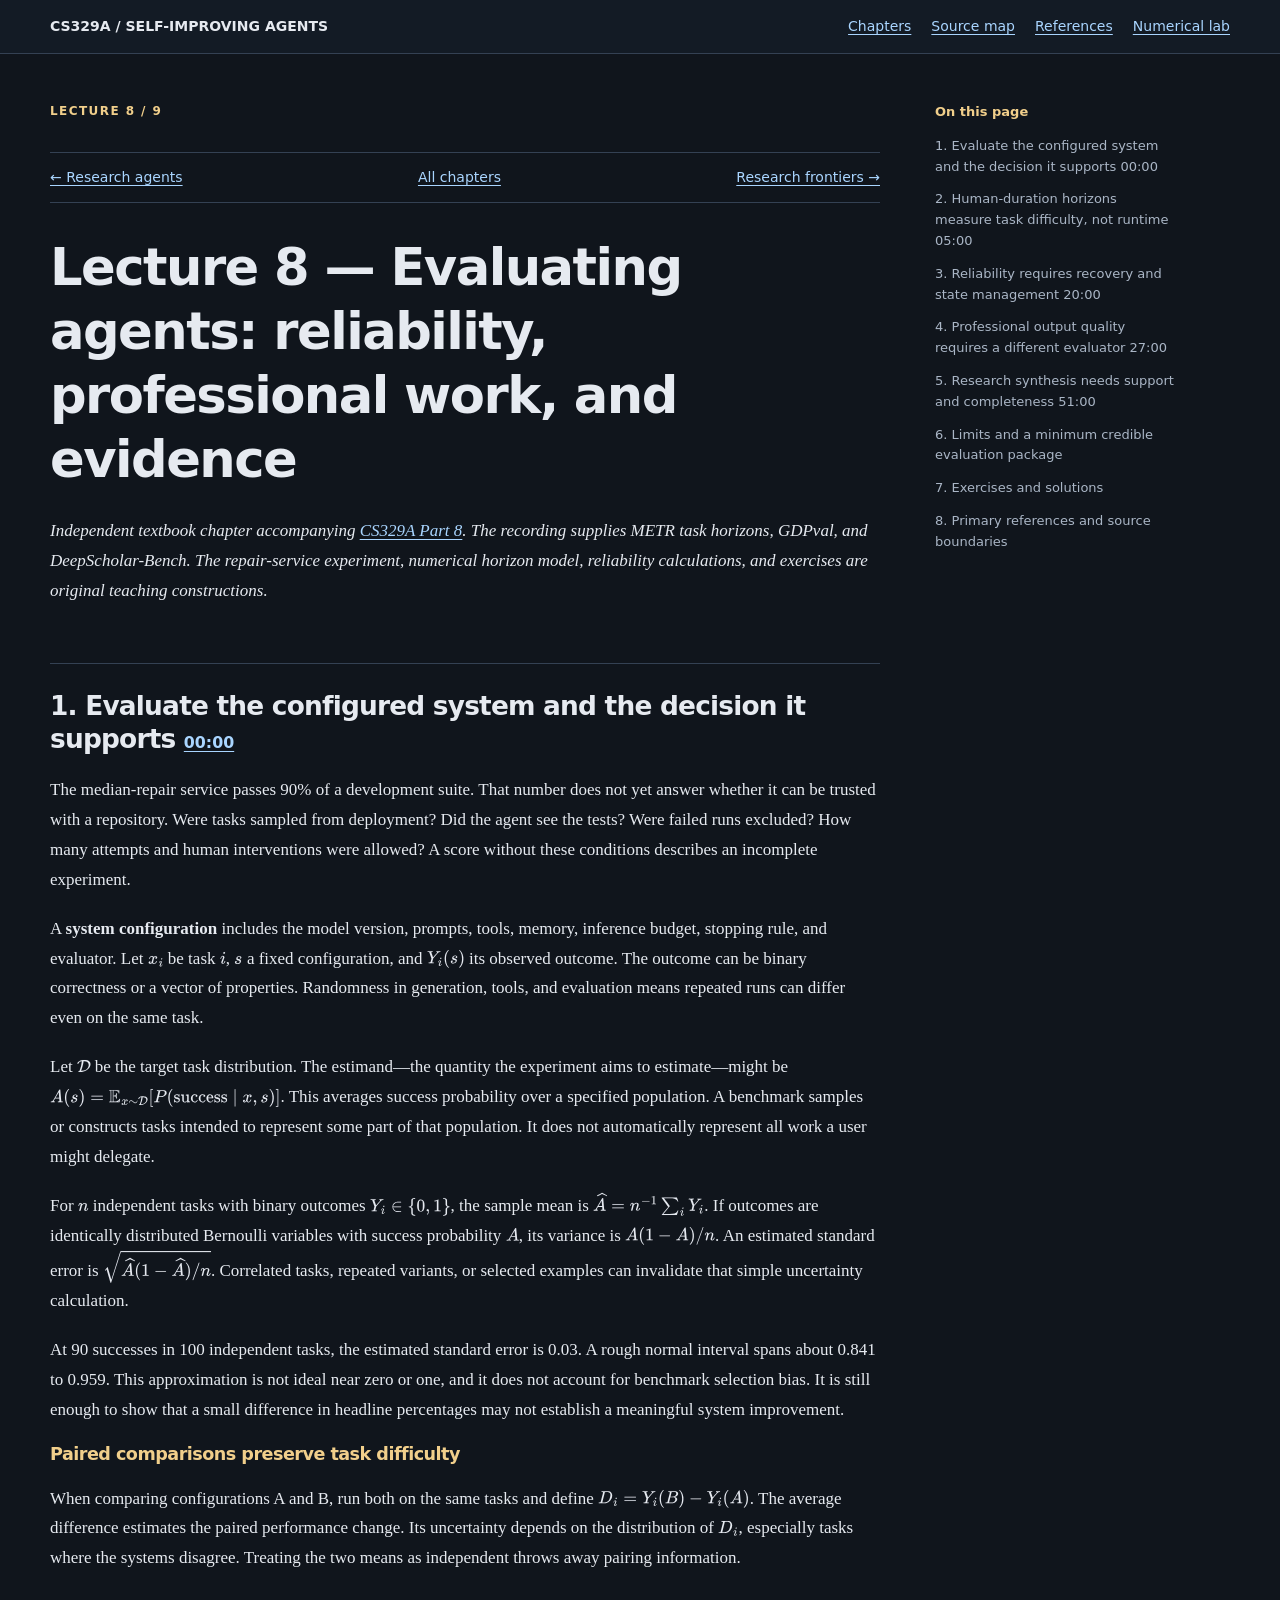
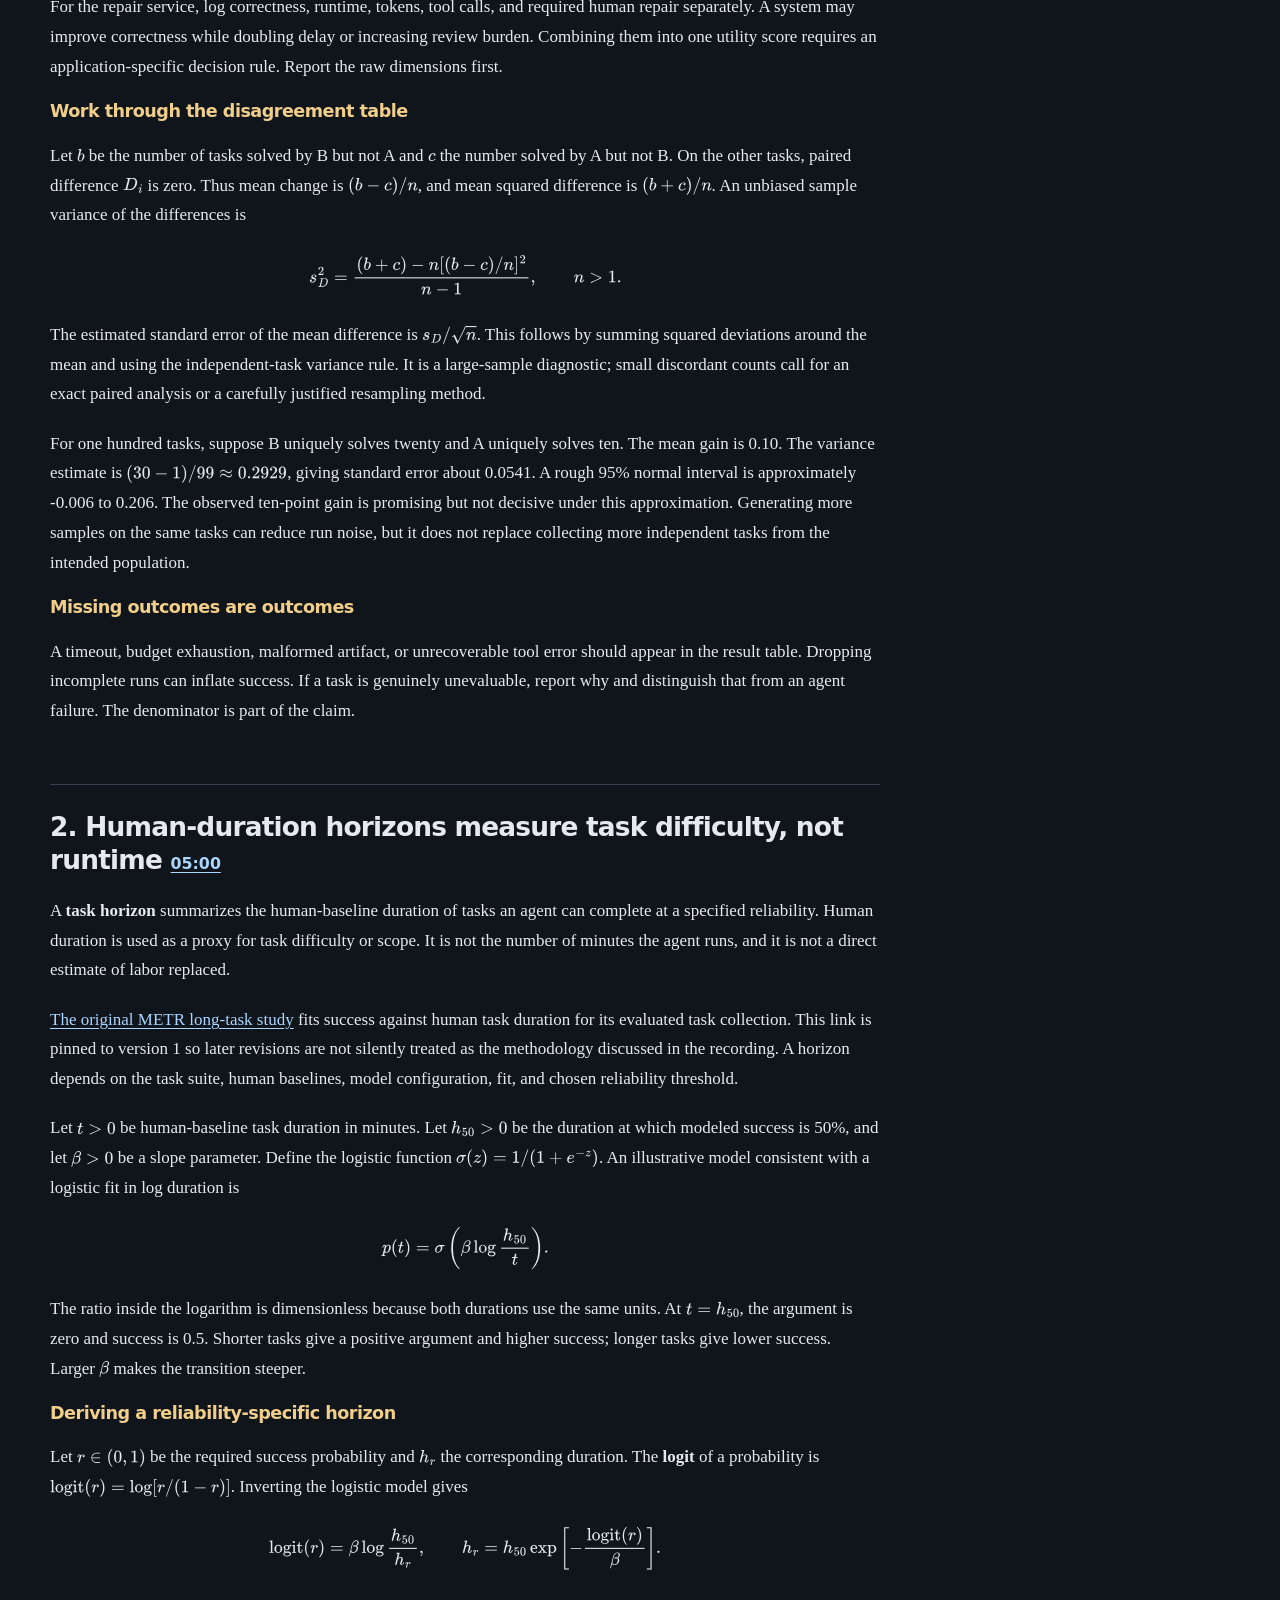
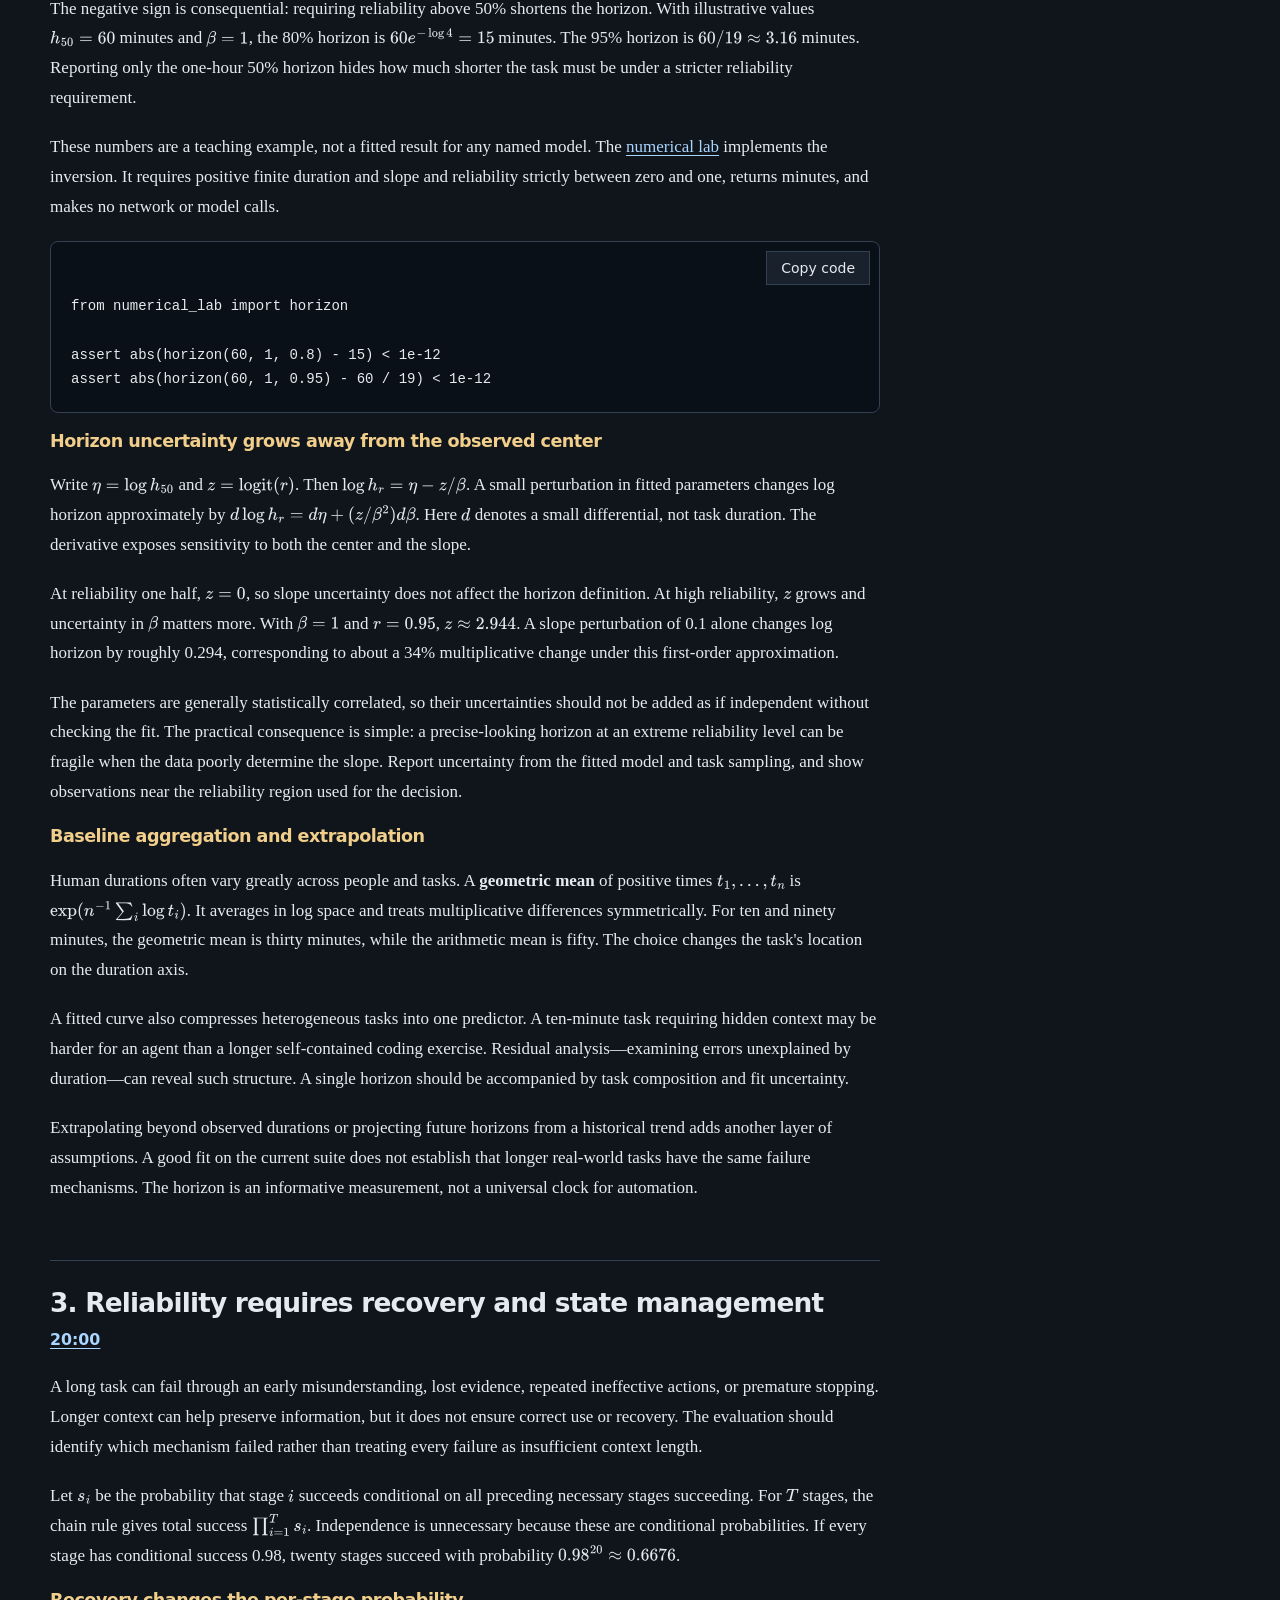
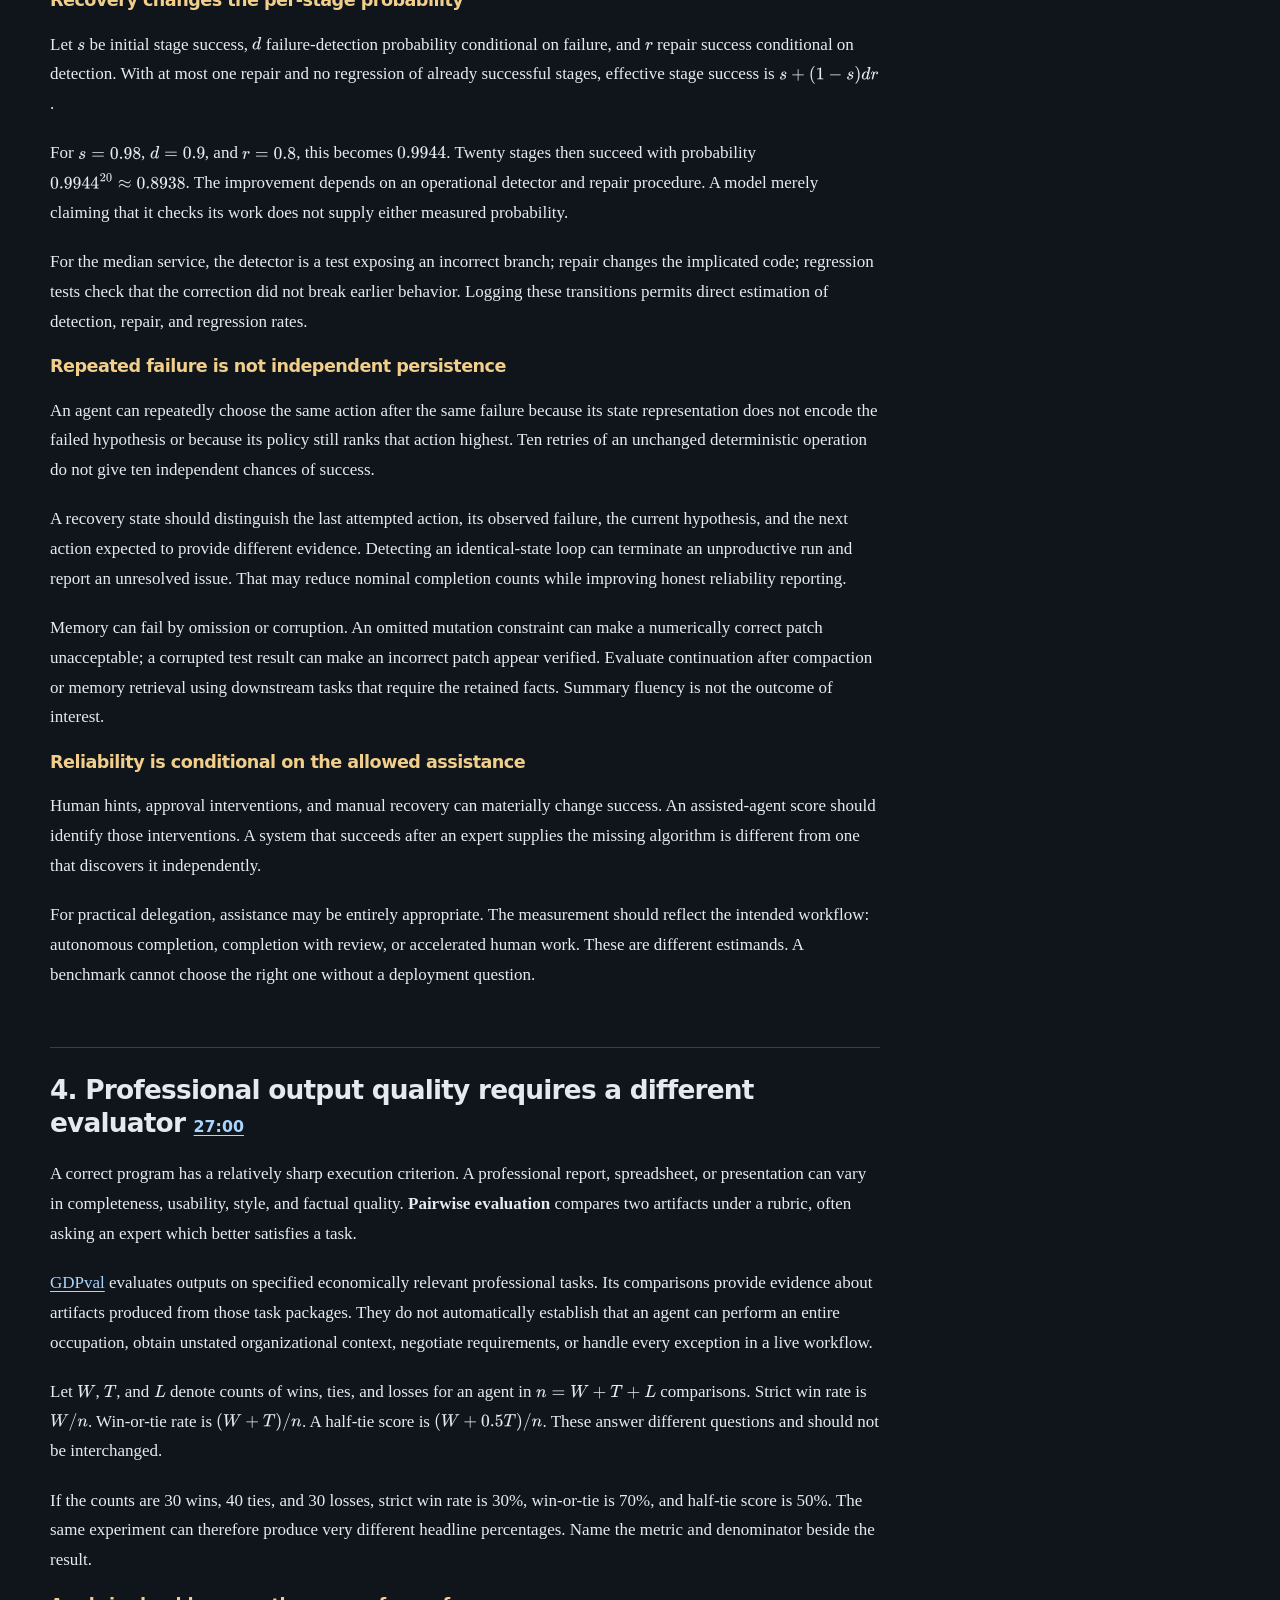
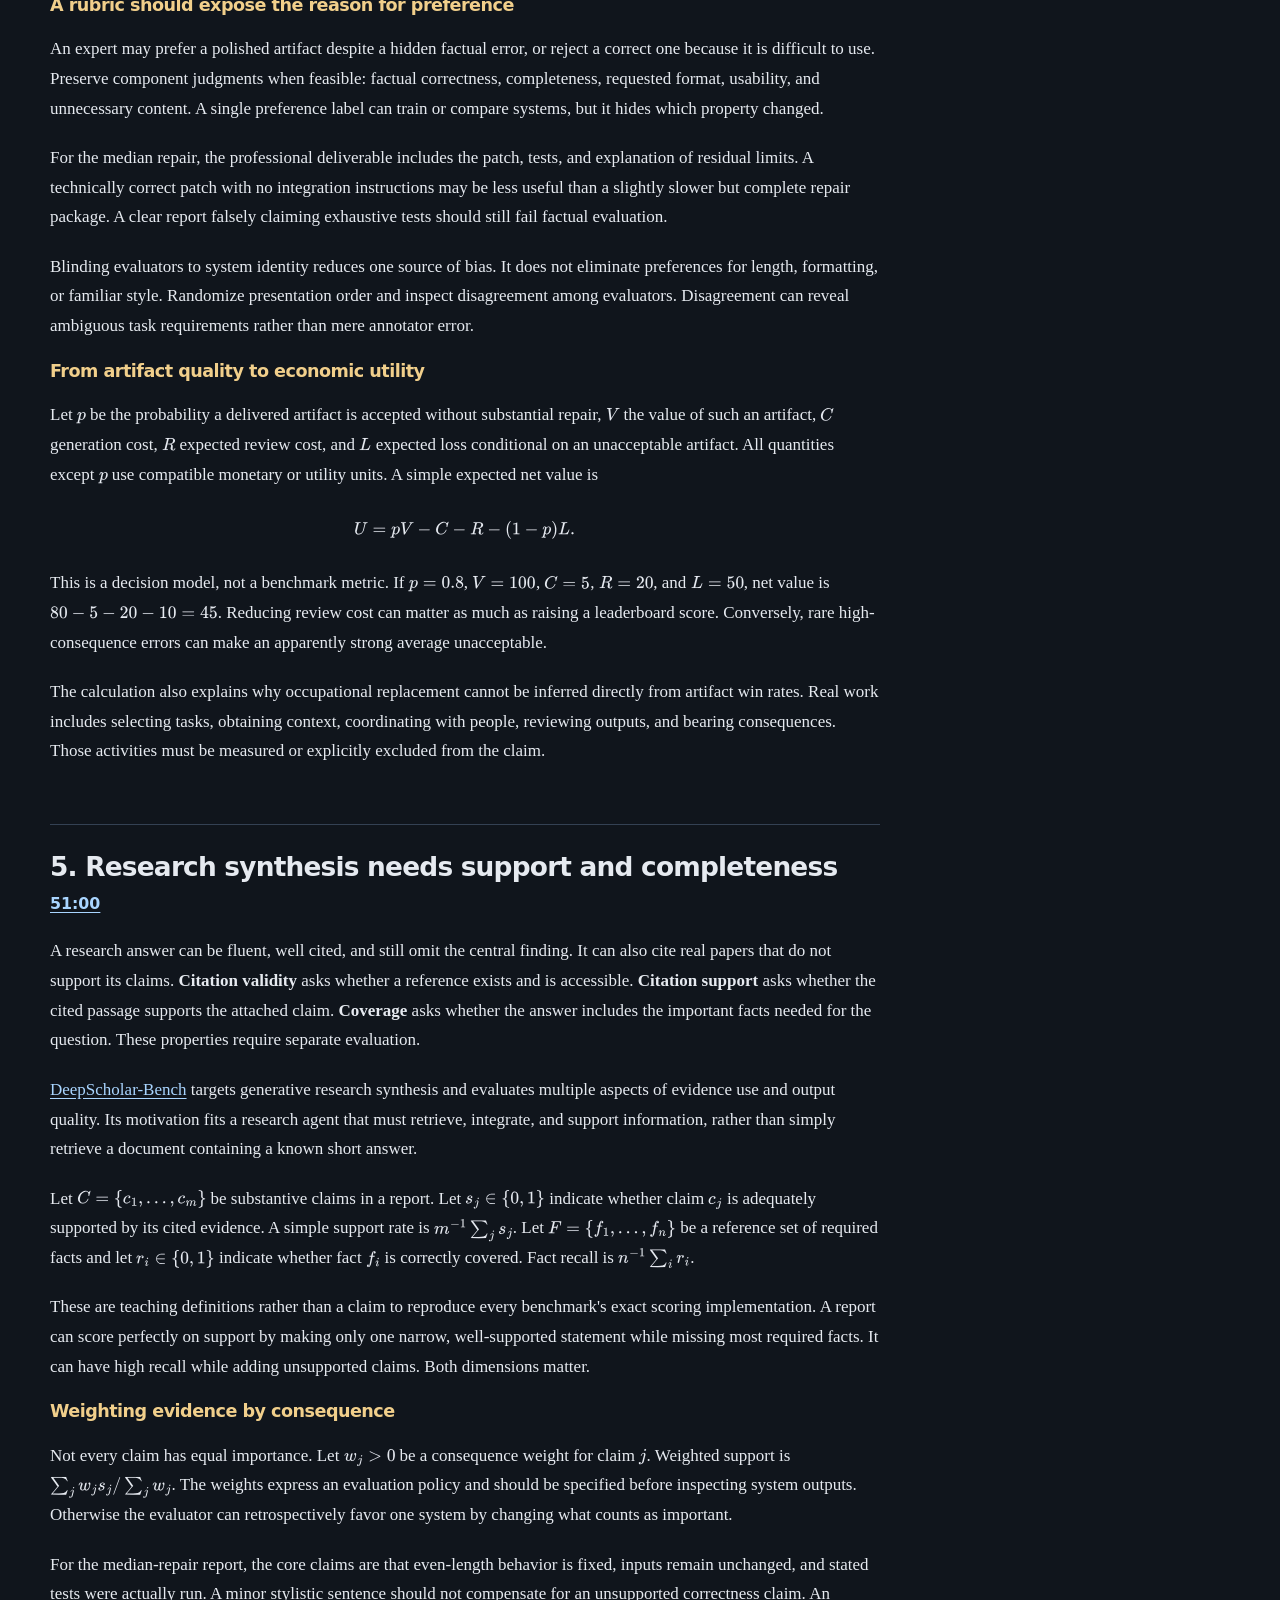
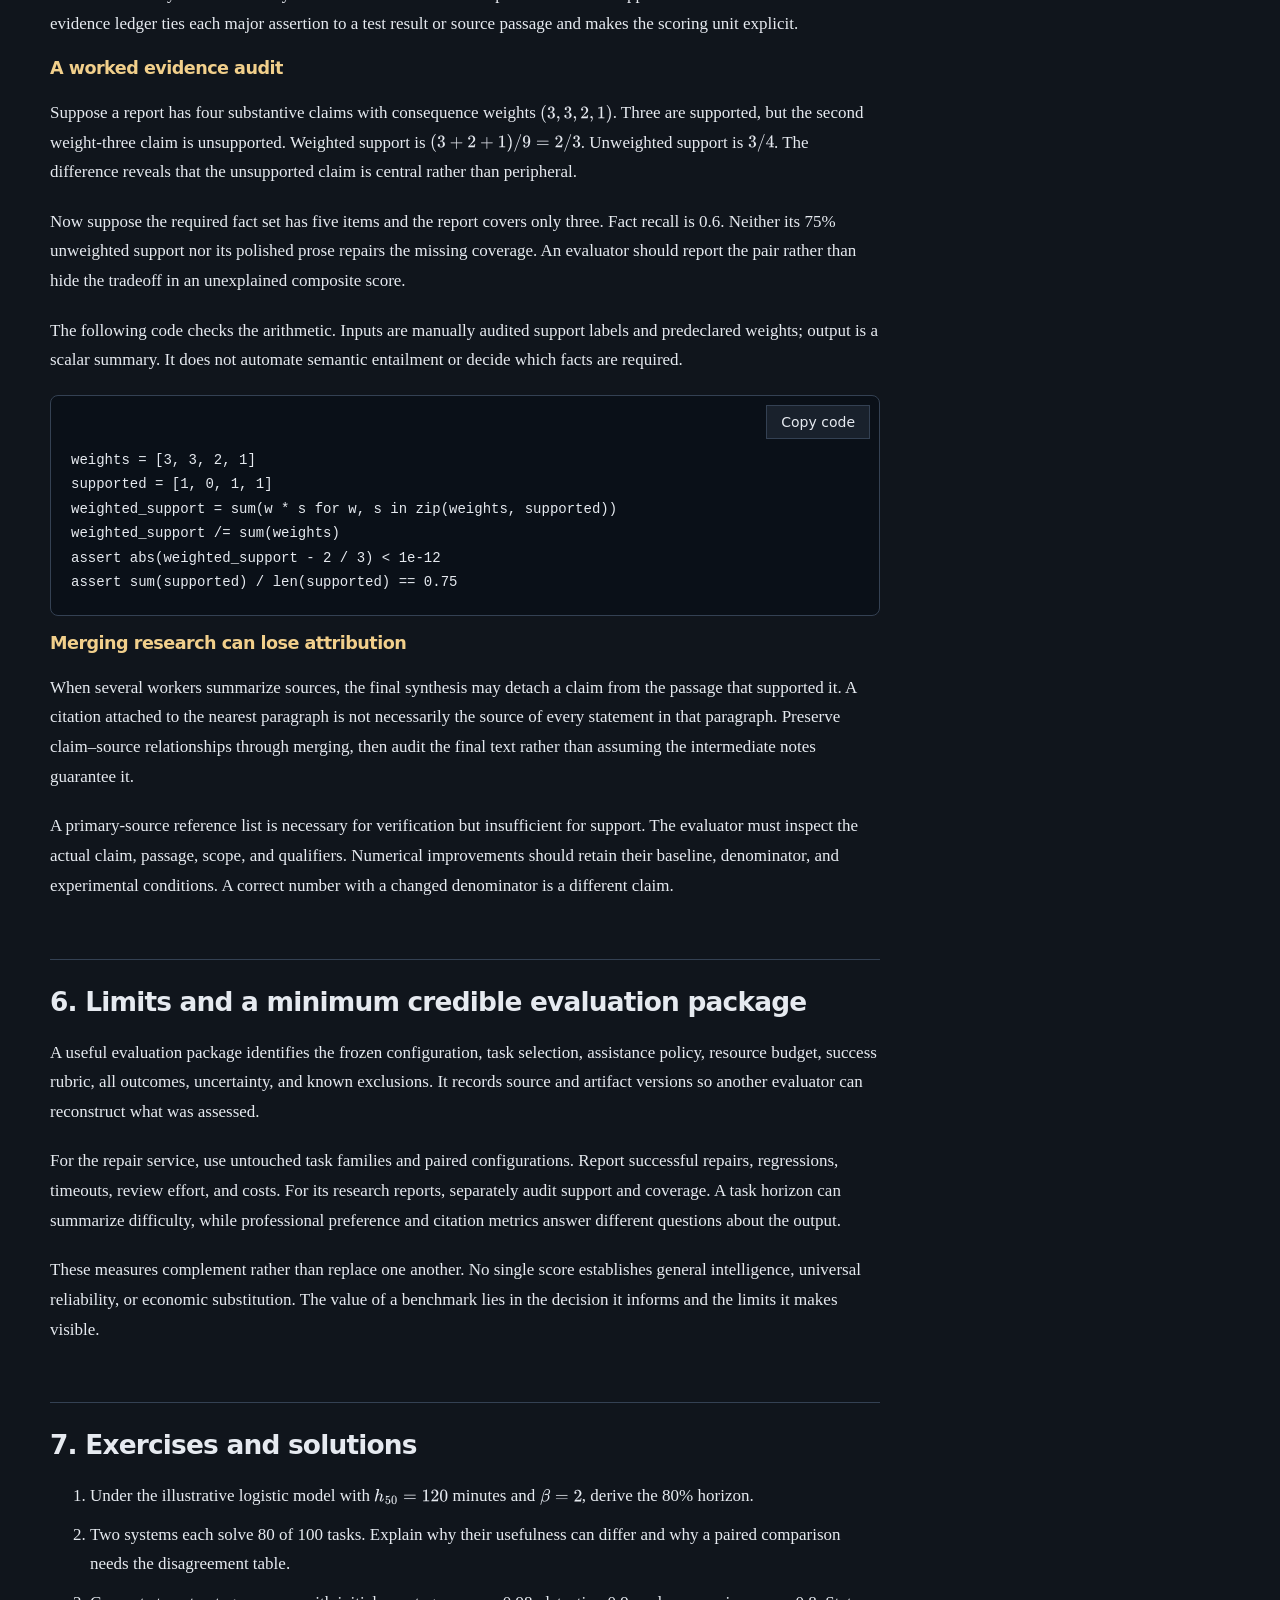
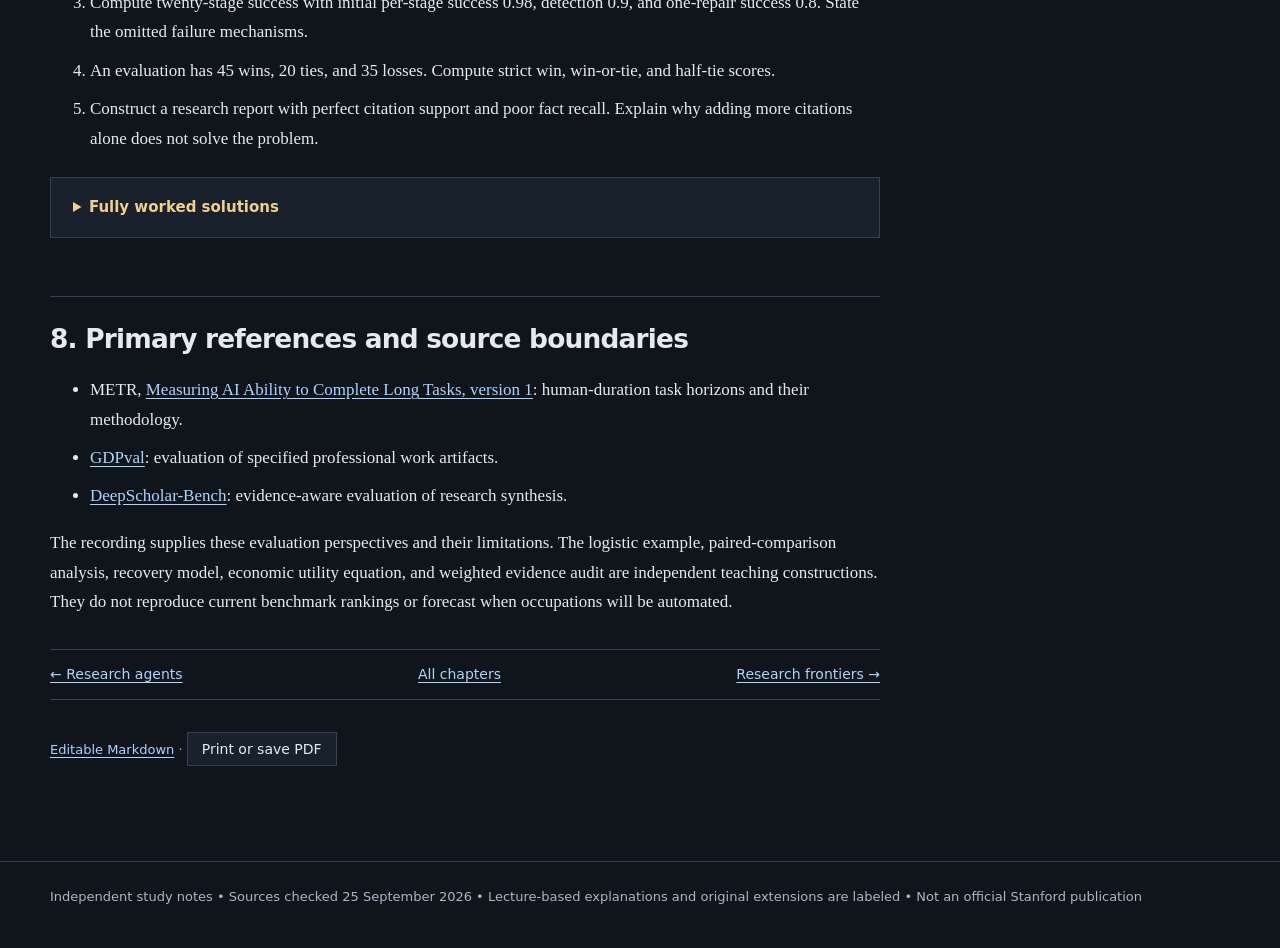
<file: lecture-08-evaluation.html>
<!doctype html><html lang="en"><head><meta charset="utf-8"><meta name="viewport" content="width=device-width,initial-scale=1"><title>Agent evaluation · CS329A study notes</title><link rel="stylesheet" href="assets/notes.css"><script>window.MathJax={tex:{inlineMath:[['$','$']],displayMath:[['$$','$$']]},svg:{fontCache:'local'},options:{enableMenu:false}};</script><script defer src="assets/mathjax-tex-svg.js"></script></head><body>
<a class="skip" href="#main">Skip to main content</a><header class="top"><div class="shell"><a class="brand" href="index.html">CS329A / SELF-IMPROVING AGENTS</a><nav aria-label="Main navigation"><a href="index.html">Chapters</a><a href="source-map.html">Source map</a><a href="references.html">References</a><a href="numerical-lab.html">Numerical lab</a></nav></div></header>
<div class="shell layout"><main class="main" id="main"><div class="eyebrow">Lecture 8 / 9</div><nav class="chapter-nav" aria-label="Chapter navigation"><a href="lecture-07-research-agents.html">← Research agents</a><a href="index.html">All chapters</a><a class="next" href="lecture-09-frontiers.html">Research frontiers →</a></nav><h1 id="lecture-8-evaluating-agents-reliability-professional-work-and-evidence">Lecture 8 — Evaluating agents: reliability, professional work, and evidence</h1><details class="mobile-toc"><summary>Chapter contents</summary><strong>On this page</strong><ol><li><a href="#1-evaluate-the-configured-system-and-the-decision-it-supports-0000">1. Evaluate the configured system and the decision it supports 00:00</a></li><li><a href="#2-human-duration-horizons-measure-task-difficulty-not-runtime-0500">2. Human-duration horizons measure task difficulty, not runtime 05:00</a></li><li><a href="#3-reliability-requires-recovery-and-state-management-2000">3. Reliability requires recovery and state management 20:00</a></li><li><a href="#4-professional-output-quality-requires-a-different-evaluator-2700">4. Professional output quality requires a different evaluator 27:00</a></li><li><a href="#5-research-synthesis-needs-support-and-completeness-5100">5. Research synthesis needs support and completeness 51:00</a></li><li><a href="#6-limits-and-a-minimum-credible-evaluation-package">6. Limits and a minimum credible evaluation package</a></li><li><a href="#7-exercises-and-solutions">7. Exercises and solutions</a></li><li><a href="#8-primary-references-and-source-boundaries">8. Primary references and source boundaries</a></li></ol></details>
<p><em>Independent textbook chapter accompanying <a href="https://www.youtube.com/watch?v=8JAqLnTaZu4">CS329A Part 8</a>. The recording supplies METR task horizons, GDPval, and DeepScholar-Bench. The repair-service experiment, numerical horizon model, reliability calculations, and exercises are original teaching constructions.</em></p>
<h2 id="1-evaluate-the-configured-system-and-the-decision-it-supports-0000">1. Evaluate the configured system and the decision it supports <a href="https://www.youtube.com/watch?v=8JAqLnTaZu4&amp;t=0s">00:00</a></h2>
<p>The median-repair service passes 90% of a development suite. That number does not yet answer whether it can be trusted with a repository. Were tasks sampled from deployment? Did the agent see the tests? Were failed runs excluded? How many attempts and human interventions were allowed? A score without these conditions describes an incomplete experiment.</p>
<p>A <strong>system configuration</strong> includes the model version, prompts, tools, memory, inference budget, stopping rule, and evaluator. Let $x_i$ be task $i$, $s$ a fixed configuration, and $Y_i(s)$ its observed outcome. The outcome can be binary correctness or a vector of properties. Randomness in generation, tools, and evaluation means repeated runs can differ even on the same task.</p>
<p>Let $\mathcal D$ be the target task distribution. The estimand—the quantity the experiment aims to estimate—might be $A(s)=\mathbb E_{x\sim\mathcal D}[P(\text{success}\mid x,s)]$. This averages success probability over a specified population. A benchmark samples or constructs tasks intended to represent some part of that population. It does not automatically represent all work a user might delegate.</p>
<p>For $n$ independent tasks with binary outcomes $Y_i\in\{0,1\}$, the sample mean is $\widehat A=n^{-1}\sum_iY_i$. If outcomes are identically distributed Bernoulli variables with success probability $A$, its variance is $A(1-A)/n$. An estimated standard error is $\sqrt{\widehat A(1-\widehat A)/n}$. Correlated tasks, repeated variants, or selected examples can invalidate that simple uncertainty calculation.</p>
<p>At 90 successes in 100 independent tasks, the estimated standard error is 0.03. A rough normal interval spans about 0.841 to 0.959. This approximation is not ideal near zero or one, and it does not account for benchmark selection bias. It is still enough to show that a small difference in headline percentages may not establish a meaningful system improvement.</p>
<h3 id="paired-comparisons-preserve-task-difficulty">Paired comparisons preserve task difficulty</h3>
<p>When comparing configurations A and B, run both on the same tasks and define $D_i=Y_i(B)-Y_i(A)$. The average difference estimates the paired performance change. Its uncertainty depends on the distribution of $D_i$, especially tasks where the systems disagree. Treating the two means as independent throws away pairing information.</p>
<p>For the repair service, log correctness, runtime, tokens, tool calls, and required human repair separately. A system may improve correctness while doubling delay or increasing review burden. Combining them into one utility score requires an application-specific decision rule. Report the raw dimensions first.</p>
<h3 id="work-through-the-disagreement-table">Work through the disagreement table</h3>
<p>Let $b$ be the number of tasks solved by B but not A and $c$ the number solved by A but not B. On the other tasks, paired difference $D_i$ is zero. Thus mean change is $(b-c)/n$, and mean squared difference is $(b+c)/n$. An unbiased sample variance of the differences is</p>
<p>$$s_D^2=\frac{(b+c)-n[(b-c)/n]^2}{n-1},\qquad n&gt;1.$$</p>
<p>The estimated standard error of the mean difference is $s_D/\sqrt n$. This follows by summing squared deviations around the mean and using the independent-task variance rule. It is a large-sample diagnostic; small discordant counts call for an exact paired analysis or a carefully justified resampling method.</p>
<p>For one hundred tasks, suppose B uniquely solves twenty and A uniquely solves ten. The mean gain is 0.10. The variance estimate is $(30-1)/99\approx0.2929$, giving standard error about 0.0541. A rough 95% normal interval is approximately -0.006 to 0.206. The observed ten-point gain is promising but not decisive under this approximation. Generating more samples on the same tasks can reduce run noise, but it does not replace collecting more independent tasks from the intended population.</p>
<h3 id="missing-outcomes-are-outcomes">Missing outcomes are outcomes</h3>
<p>A timeout, budget exhaustion, malformed artifact, or unrecoverable tool error should appear in the result table. Dropping incomplete runs can inflate success. If a task is genuinely unevaluable, report why and distinguish that from an agent failure. The denominator is part of the claim.</p>
<h2 id="2-human-duration-horizons-measure-task-difficulty-not-runtime-0500">2. Human-duration horizons measure task difficulty, not runtime <a href="https://www.youtube.com/watch?v=8JAqLnTaZu4&amp;t=300s">05:00</a></h2>
<p>A <strong>task horizon</strong> summarizes the human-baseline duration of tasks an agent can complete at a specified reliability. Human duration is used as a proxy for task difficulty or scope. It is not the number of minutes the agent runs, and it is not a direct estimate of labor replaced.</p>
<p><a href="https://arxiv.org/html/2503.14499v1">The original METR long-task study</a> fits success against human task duration for its evaluated task collection. This link is pinned to version 1 so later revisions are not silently treated as the methodology discussed in the recording. A horizon depends on the task suite, human baselines, model configuration, fit, and chosen reliability threshold.</p>
<p>Let $t&gt;0$ be human-baseline task duration in minutes. Let $h_{50}&gt;0$ be the duration at which modeled success is 50%, and let $\beta&gt;0$ be a slope parameter. Define the logistic function $\sigma(z)=1/(1+e^{-z})$. An illustrative model consistent with a logistic fit in log duration is</p>
<p>$$p(t)=\sigma\left(\beta\log\frac{h_{50}}{t}\right).$$</p>
<p>The ratio inside the logarithm is dimensionless because both durations use the same units. At $t=h_{50}$, the argument is zero and success is 0.5. Shorter tasks give a positive argument and higher success; longer tasks give lower success. Larger $\beta$ makes the transition steeper.</p>
<h3 id="deriving-a-reliability-specific-horizon">Deriving a reliability-specific horizon</h3>
<p>Let $r\in(0,1)$ be the required success probability and $h_r$ the corresponding duration. The <strong>logit</strong> of a probability is $\operatorname{logit}(r)=\log[r/(1-r)]$. Inverting the logistic model gives</p>
<p>$$\operatorname{logit}(r)=\beta\log\frac{h_{50}}{h_r},
\qquad h_r=h_{50}\exp\left[-\frac{\operatorname{logit}(r)}{\beta}\right].$$</p>
<p>The negative sign is consequential: requiring reliability above 50% shortens the horizon. With illustrative values $h_{50}=60$ minutes and $\beta=1$, the 80% horizon is $60e^{-\log4}=15$ minutes. The 95% horizon is $60/19\approx3.16$ minutes. Reporting only the one-hour 50% horizon hides how much shorter the task must be under a stricter reliability requirement.</p>
<p>These numbers are a teaching example, not a fitted result for any named model. The <a href="numerical_lab.py">numerical lab</a> implements the inversion. It requires positive finite duration and slope and reliability strictly between zero and one, returns minutes, and makes no network or model calls.</p>
<pre><code class="language-python">from numerical_lab import horizon

assert abs(horizon(60, 1, 0.8) - 15) &lt; 1e-12
assert abs(horizon(60, 1, 0.95) - 60 / 19) &lt; 1e-12
</code></pre>
<h3 id="horizon-uncertainty-grows-away-from-the-observed-center">Horizon uncertainty grows away from the observed center</h3>
<p>Write $\eta=\log h_{50}$ and $z=\operatorname{logit}(r)$. Then $\log h_r=\eta-z/\beta$. A small perturbation in fitted parameters changes log horizon approximately by $d\log h_r=d\eta+(z/\beta^2)d\beta$. Here $d$ denotes a small differential, not task duration. The derivative exposes sensitivity to both the center and the slope.</p>
<p>At reliability one half, $z=0$, so slope uncertainty does not affect the horizon definition. At high reliability, $z$ grows and uncertainty in $\beta$ matters more. With $\beta=1$ and $r=0.95$, $z\approx2.944$. A slope perturbation of 0.1 alone changes log horizon by roughly 0.294, corresponding to about a 34% multiplicative change under this first-order approximation.</p>
<p>The parameters are generally statistically correlated, so their uncertainties should not be added as if independent without checking the fit. The practical consequence is simple: a precise-looking horizon at an extreme reliability level can be fragile when the data poorly determine the slope. Report uncertainty from the fitted model and task sampling, and show observations near the reliability region used for the decision.</p>
<h3 id="baseline-aggregation-and-extrapolation">Baseline aggregation and extrapolation</h3>
<p>Human durations often vary greatly across people and tasks. A <strong>geometric mean</strong> of positive times $t_1,\ldots,t_n$ is $\exp(n^{-1}\sum_i\log t_i)$. It averages in log space and treats multiplicative differences symmetrically. For ten and ninety minutes, the geometric mean is thirty minutes, while the arithmetic mean is fifty. The choice changes the task's location on the duration axis.</p>
<p>A fitted curve also compresses heterogeneous tasks into one predictor. A ten-minute task requiring hidden context may be harder for an agent than a longer self-contained coding exercise. Residual analysis—examining errors unexplained by duration—can reveal such structure. A single horizon should be accompanied by task composition and fit uncertainty.</p>
<p>Extrapolating beyond observed durations or projecting future horizons from a historical trend adds another layer of assumptions. A good fit on the current suite does not establish that longer real-world tasks have the same failure mechanisms. The horizon is an informative measurement, not a universal clock for automation.</p>
<h2 id="3-reliability-requires-recovery-and-state-management-2000">3. Reliability requires recovery and state management <a href="https://www.youtube.com/watch?v=8JAqLnTaZu4&amp;t=1200s">20:00</a></h2>
<p>A long task can fail through an early misunderstanding, lost evidence, repeated ineffective actions, or premature stopping. Longer context can help preserve information, but it does not ensure correct use or recovery. The evaluation should identify which mechanism failed rather than treating every failure as insufficient context length.</p>
<p>Let $s_i$ be the probability that stage $i$ succeeds conditional on all preceding necessary stages succeeding. For $T$ stages, the chain rule gives total success $\prod_{i=1}^{T}s_i$. Independence is unnecessary because these are conditional probabilities. If every stage has conditional success 0.98, twenty stages succeed with probability $0.98^{20}\approx0.6676$.</p>
<h3 id="recovery-changes-the-per-stage-probability">Recovery changes the per-stage probability</h3>
<p>Let $s$ be initial stage success, $d$ failure-detection probability conditional on failure, and $r$ repair success conditional on detection. With at most one repair and no regression of already successful stages, effective stage success is $s+(1-s)dr$.</p>
<p>For $s=0.98$, $d=0.9$, and $r=0.8$, this becomes $0.9944$. Twenty stages then succeed with probability $0.9944^{20}\approx0.8938$. The improvement depends on an operational detector and repair procedure. A model merely claiming that it checks its work does not supply either measured probability.</p>
<p>For the median service, the detector is a test exposing an incorrect branch; repair changes the implicated code; regression tests check that the correction did not break earlier behavior. Logging these transitions permits direct estimation of detection, repair, and regression rates.</p>
<h3 id="repeated-failure-is-not-independent-persistence">Repeated failure is not independent persistence</h3>
<p>An agent can repeatedly choose the same action after the same failure because its state representation does not encode the failed hypothesis or because its policy still ranks that action highest. Ten retries of an unchanged deterministic operation do not give ten independent chances of success.</p>
<p>A recovery state should distinguish the last attempted action, its observed failure, the current hypothesis, and the next action expected to provide different evidence. Detecting an identical-state loop can terminate an unproductive run and report an unresolved issue. That may reduce nominal completion counts while improving honest reliability reporting.</p>
<p>Memory can fail by omission or corruption. An omitted mutation constraint can make a numerically correct patch unacceptable; a corrupted test result can make an incorrect patch appear verified. Evaluate continuation after compaction or memory retrieval using downstream tasks that require the retained facts. Summary fluency is not the outcome of interest.</p>
<h3 id="reliability-is-conditional-on-the-allowed-assistance">Reliability is conditional on the allowed assistance</h3>
<p>Human hints, approval interventions, and manual recovery can materially change success. An assisted-agent score should identify those interventions. A system that succeeds after an expert supplies the missing algorithm is different from one that discovers it independently.</p>
<p>For practical delegation, assistance may be entirely appropriate. The measurement should reflect the intended workflow: autonomous completion, completion with review, or accelerated human work. These are different estimands. A benchmark cannot choose the right one without a deployment question.</p>
<h2 id="4-professional-output-quality-requires-a-different-evaluator-2700">4. Professional output quality requires a different evaluator <a href="https://www.youtube.com/watch?v=8JAqLnTaZu4&amp;t=1620s">27:00</a></h2>
<p>A correct program has a relatively sharp execution criterion. A professional report, spreadsheet, or presentation can vary in completeness, usability, style, and factual quality. <strong>Pairwise evaluation</strong> compares two artifacts under a rubric, often asking an expert which better satisfies a task.</p>
<p><a href="https://arxiv.org/abs/2510.04374">GDPval</a> evaluates outputs on specified economically relevant professional tasks. Its comparisons provide evidence about artifacts produced from those task packages. They do not automatically establish that an agent can perform an entire occupation, obtain unstated organizational context, negotiate requirements, or handle every exception in a live workflow.</p>
<p>Let $W$, $T$, and $L$ denote counts of wins, ties, and losses for an agent in $n=W+T+L$ comparisons. Strict win rate is $W/n$. Win-or-tie rate is $(W+T)/n$. A half-tie score is $(W+0.5T)/n$. These answer different questions and should not be interchanged.</p>
<p>If the counts are 30 wins, 40 ties, and 30 losses, strict win rate is 30%, win-or-tie is 70%, and half-tie score is 50%. The same experiment can therefore produce very different headline percentages. Name the metric and denominator beside the result.</p>
<h3 id="a-rubric-should-expose-the-reason-for-preference">A rubric should expose the reason for preference</h3>
<p>An expert may prefer a polished artifact despite a hidden factual error, or reject a correct one because it is difficult to use. Preserve component judgments when feasible: factual correctness, completeness, requested format, usability, and unnecessary content. A single preference label can train or compare systems, but it hides which property changed.</p>
<p>For the median repair, the professional deliverable includes the patch, tests, and explanation of residual limits. A technically correct patch with no integration instructions may be less useful than a slightly slower but complete repair package. A clear report falsely claiming exhaustive tests should still fail factual evaluation.</p>
<p>Blinding evaluators to system identity reduces one source of bias. It does not eliminate preferences for length, formatting, or familiar style. Randomize presentation order and inspect disagreement among evaluators. Disagreement can reveal ambiguous task requirements rather than mere annotator error.</p>
<h3 id="from-artifact-quality-to-economic-utility">From artifact quality to economic utility</h3>
<p>Let $p$ be the probability a delivered artifact is accepted without substantial repair, $V$ the value of such an artifact, $C$ generation cost, $R$ expected review cost, and $L$ expected loss conditional on an unacceptable artifact. All quantities except $p$ use compatible monetary or utility units. A simple expected net value is</p>
<p>$$U=pV-C-R-(1-p)L.$$</p>
<p>This is a decision model, not a benchmark metric. If $p=0.8$, $V=100$, $C=5$, $R=20$, and $L=50$, net value is $80-5-20-10=45$. Reducing review cost can matter as much as raising a leaderboard score. Conversely, rare high-consequence errors can make an apparently strong average unacceptable.</p>
<p>The calculation also explains why occupational replacement cannot be inferred directly from artifact win rates. Real work includes selecting tasks, obtaining context, coordinating with people, reviewing outputs, and bearing consequences. Those activities must be measured or explicitly excluded from the claim.</p>
<h2 id="5-research-synthesis-needs-support-and-completeness-5100">5. Research synthesis needs support and completeness <a href="https://www.youtube.com/watch?v=8JAqLnTaZu4&amp;t=3060s">51:00</a></h2>
<p>A research answer can be fluent, well cited, and still omit the central finding. It can also cite real papers that do not support its claims. <strong>Citation validity</strong> asks whether a reference exists and is accessible. <strong>Citation support</strong> asks whether the cited passage supports the attached claim. <strong>Coverage</strong> asks whether the answer includes the important facts needed for the question. These properties require separate evaluation.</p>
<p><a href="https://arxiv.org/abs/2508.20033">DeepScholar-Bench</a> targets generative research synthesis and evaluates multiple aspects of evidence use and output quality. Its motivation fits a research agent that must retrieve, integrate, and support information, rather than simply retrieve a document containing a known short answer.</p>
<p>Let $C=\{c_1,\ldots,c_m\}$ be substantive claims in a report. Let $s_j\in\{0,1\}$ indicate whether claim $c_j$ is adequately supported by its cited evidence. A simple support rate is $m^{-1}\sum_js_j$. Let $F=\{f_1,\ldots,f_n\}$ be a reference set of required facts and let $r_i\in\{0,1\}$ indicate whether fact $f_i$ is correctly covered. Fact recall is $n^{-1}\sum_ir_i$.</p>
<p>These are teaching definitions rather than a claim to reproduce every benchmark's exact scoring implementation. A report can score perfectly on support by making only one narrow, well-supported statement while missing most required facts. It can have high recall while adding unsupported claims. Both dimensions matter.</p>
<h3 id="weighting-evidence-by-consequence">Weighting evidence by consequence</h3>
<p>Not every claim has equal importance. Let $w_j&gt;0$ be a consequence weight for claim $j$. Weighted support is $\sum_jw_js_j/\sum_jw_j$. The weights express an evaluation policy and should be specified before inspecting system outputs. Otherwise the evaluator can retrospectively favor one system by changing what counts as important.</p>
<p>For the median-repair report, the core claims are that even-length behavior is fixed, inputs remain unchanged, and stated tests were actually run. A minor stylistic sentence should not compensate for an unsupported correctness claim. An evidence ledger ties each major assertion to a test result or source passage and makes the scoring unit explicit.</p>
<h3 id="a-worked-evidence-audit">A worked evidence audit</h3>
<p>Suppose a report has four substantive claims with consequence weights $(3,3,2,1)$. Three are supported, but the second weight-three claim is unsupported. Weighted support is $(3+2+1)/9=2/3$. Unweighted support is $3/4$. The difference reveals that the unsupported claim is central rather than peripheral.</p>
<p>Now suppose the required fact set has five items and the report covers only three. Fact recall is 0.6. Neither its 75% unweighted support nor its polished prose repairs the missing coverage. An evaluator should report the pair rather than hide the tradeoff in an unexplained composite score.</p>
<p>The following code checks the arithmetic. Inputs are manually audited support labels and predeclared weights; output is a scalar summary. It does not automate semantic entailment or decide which facts are required.</p>
<pre><code class="language-python">weights = [3, 3, 2, 1]
supported = [1, 0, 1, 1]
weighted_support = sum(w * s for w, s in zip(weights, supported))
weighted_support /= sum(weights)
assert abs(weighted_support - 2 / 3) &lt; 1e-12
assert sum(supported) / len(supported) == 0.75
</code></pre>
<h3 id="merging-research-can-lose-attribution">Merging research can lose attribution</h3>
<p>When several workers summarize sources, the final synthesis may detach a claim from the passage that supported it. A citation attached to the nearest paragraph is not necessarily the source of every statement in that paragraph. Preserve claim–source relationships through merging, then audit the final text rather than assuming the intermediate notes guarantee it.</p>
<p>A primary-source reference list is necessary for verification but insufficient for support. The evaluator must inspect the actual claim, passage, scope, and qualifiers. Numerical improvements should retain their baseline, denominator, and experimental conditions. A correct number with a changed denominator is a different claim.</p>
<h2 id="6-limits-and-a-minimum-credible-evaluation-package">6. Limits and a minimum credible evaluation package</h2>
<p>A useful evaluation package identifies the frozen configuration, task selection, assistance policy, resource budget, success rubric, all outcomes, uncertainty, and known exclusions. It records source and artifact versions so another evaluator can reconstruct what was assessed.</p>
<p>For the repair service, use untouched task families and paired configurations. Report successful repairs, regressions, timeouts, review effort, and costs. For its research reports, separately audit support and coverage. A task horizon can summarize difficulty, while professional preference and citation metrics answer different questions about the output.</p>
<p>These measures complement rather than replace one another. No single score establishes general intelligence, universal reliability, or economic substitution. The value of a benchmark lies in the decision it informs and the limits it makes visible.</p>
<h2 id="7-exercises-and-solutions">7. Exercises and solutions</h2>
<ol>
<li>Under the illustrative logistic model with $h_{50}=120$ minutes and $\beta=2$, derive the 80% horizon.</li>
<li>Two systems each solve 80 of 100 tasks. Explain why their usefulness can differ and why a paired comparison needs the disagreement table.</li>
<li>Compute twenty-stage success with initial per-stage success 0.98, detection 0.9, and one-repair success 0.8. State the omitted failure mechanisms.</li>
<li>An evaluation has 45 wins, 20 ties, and 35 losses. Compute strict win, win-or-tie, and half-tie scores.</li>
<li>Construct a research report with perfect citation support and poor fact recall. Explain why adding more citations alone does not solve the problem.</li>
</ol>
<details><summary>Fully worked solutions</summary>
<p><strong>1.</strong> The logit of 0.8 is $\log4$. Substitution gives $h_{80}=120\exp[-\log4/2]=120/2=60$ minutes. The duration is the human-baseline length of tasks at the modeled reliability, not agent runtime. The larger slope makes the decline around the 50% horizon steeper, so the 80% horizon is closer to it than when $\beta=1$.</p>
<p><strong>2.</strong> The systems may solve the same 80 tasks or complementary subsets. Equal averages conceal differences by task type, cost, delay, and failure consequence. In a paired table, tasks solved by B but not A contribute +1, and tasks solved by A but not B contribute -1. Their counts determine the distribution of paired differences and reveal whether one system helps on the tasks that matter to deployment.</p>
<p><strong>3.</strong> One-recovery stage success is $0.98+0.02(0.9)(0.8)=0.9944$. Twenty stages with that same conditional success probability yield approximately 0.8938. The model omits false alarms, repairs that damage previously correct work, multiple recovery attempts, and shared failures such as a wrong initial specification. These omissions should be tested before applying the number to a real agent.</p>
<p><strong>4.</strong> The total is 100. Strict win rate is 45%, win-or-tie is 65%, and half-tie score is $(45+10)/100=55\%$. None is the unique correct summary; each encodes a different treatment of ties. A comparison must use the same definition for both systems and explain how ties were assigned.</p>
<p><strong>5.</strong> Suppose a question requires five major findings and the report states only one, with an exact supporting passage. Citation support is 100%, but required-fact recall is 20%. Adding more citations to the same narrow claim does not cover the other four findings. The remedy is targeted retrieval and synthesis for missing facts, followed by support checks for the new claims.</p>
</details>
<h2 id="8-primary-references-and-source-boundaries">8. Primary references and source boundaries</h2>
<ul>
<li>METR, <a href="https://arxiv.org/html/2503.14499v1">Measuring AI Ability to Complete Long Tasks, version 1</a>: human-duration task horizons and their methodology.</li>
<li><a href="https://arxiv.org/abs/2510.04374">GDPval</a>: evaluation of specified professional work artifacts.</li>
<li><a href="https://arxiv.org/abs/2508.20033">DeepScholar-Bench</a>: evidence-aware evaluation of research synthesis.</li>
</ul>
<p>The recording supplies these evaluation perspectives and their limitations. The logistic example, paired-comparison analysis, recovery model, economic utility equation, and weighted evidence audit are independent teaching constructions. They do not reproduce current benchmark rankings or forecast when occupations will be automated.</p><nav class="chapter-nav" aria-label="Chapter navigation"><a href="lecture-07-research-agents.html">← Research agents</a><a href="index.html">All chapters</a><a class="next" href="lecture-09-frontiers.html">Research frontiers →</a></nav><p class="tiny"><a href="lecture-08-evaluation.md">Editable Markdown</a> · <button onclick="window.print()">Print or save PDF</button></p></main><aside class="side" aria-label="On this page"><strong>On this page</strong><ol><li><a href="#1-evaluate-the-configured-system-and-the-decision-it-supports-0000">1. Evaluate the configured system and the decision it supports 00:00</a></li><li><a href="#2-human-duration-horizons-measure-task-difficulty-not-runtime-0500">2. Human-duration horizons measure task difficulty, not runtime 05:00</a></li><li><a href="#3-reliability-requires-recovery-and-state-management-2000">3. Reliability requires recovery and state management 20:00</a></li><li><a href="#4-professional-output-quality-requires-a-different-evaluator-2700">4. Professional output quality requires a different evaluator 27:00</a></li><li><a href="#5-research-synthesis-needs-support-and-completeness-5100">5. Research synthesis needs support and completeness 51:00</a></li><li><a href="#6-limits-and-a-minimum-credible-evaluation-package">6. Limits and a minimum credible evaluation package</a></li><li><a href="#7-exercises-and-solutions">7. Exercises and solutions</a></li><li><a href="#8-primary-references-and-source-boundaries">8. Primary references and source boundaries</a></li></ol></aside></div><footer class="foot"><div class="shell">Independent study notes • Sources checked 25 September 2026 • Lecture-based explanations and original extensions are labeled • Not an official Stanford publication</div></footer><script>let savedDetails=[];addEventListener('beforeprint',()=>{savedDetails=[...document.querySelectorAll('details')].map(d=>[d,d.open]);savedDetails.forEach(([d])=>d.open=true)});addEventListener('afterprint',()=>savedDetails.forEach(([d,o])=>d.open=o));</script><script>document.querySelectorAll('pre').forEach(pre=>{const wrap=document.createElement('div');wrap.className='codewrap';pre.before(wrap);wrap.append(pre);const button=document.createElement('button');button.className='copybtn';button.textContent='Copy code';button.setAttribute('aria-label','Copy code to clipboard');wrap.prepend(button);button.addEventListener('click',async()=>{const text=pre.innerText;try{await navigator.clipboard.writeText(text)}catch(e){const area=document.createElement('textarea');area.value=text;document.body.append(area);area.select();const ok=document.execCommand('copy');area.remove();if(!ok){button.textContent='Select code to copy';return}}button.textContent='Copied';setTimeout(()=>button.textContent='Copy code',1500)})});</script></body></html>
</file>
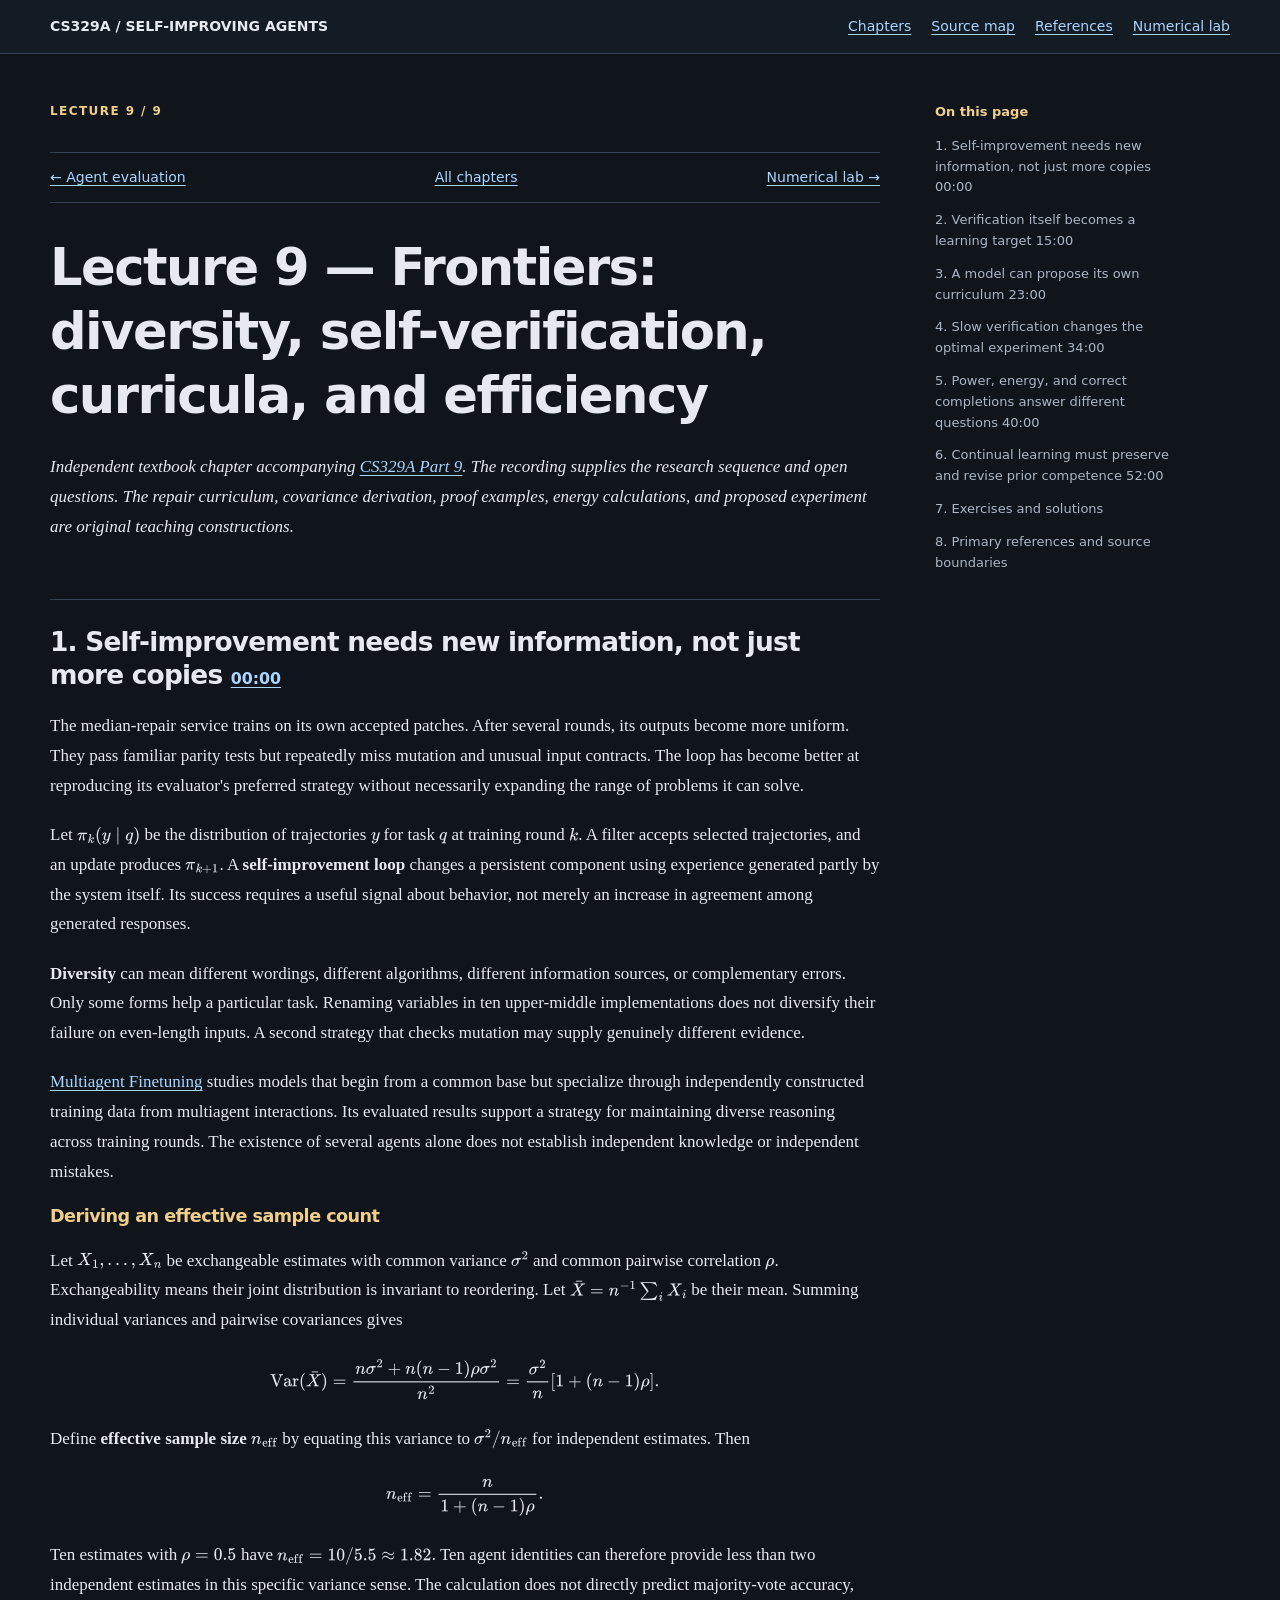
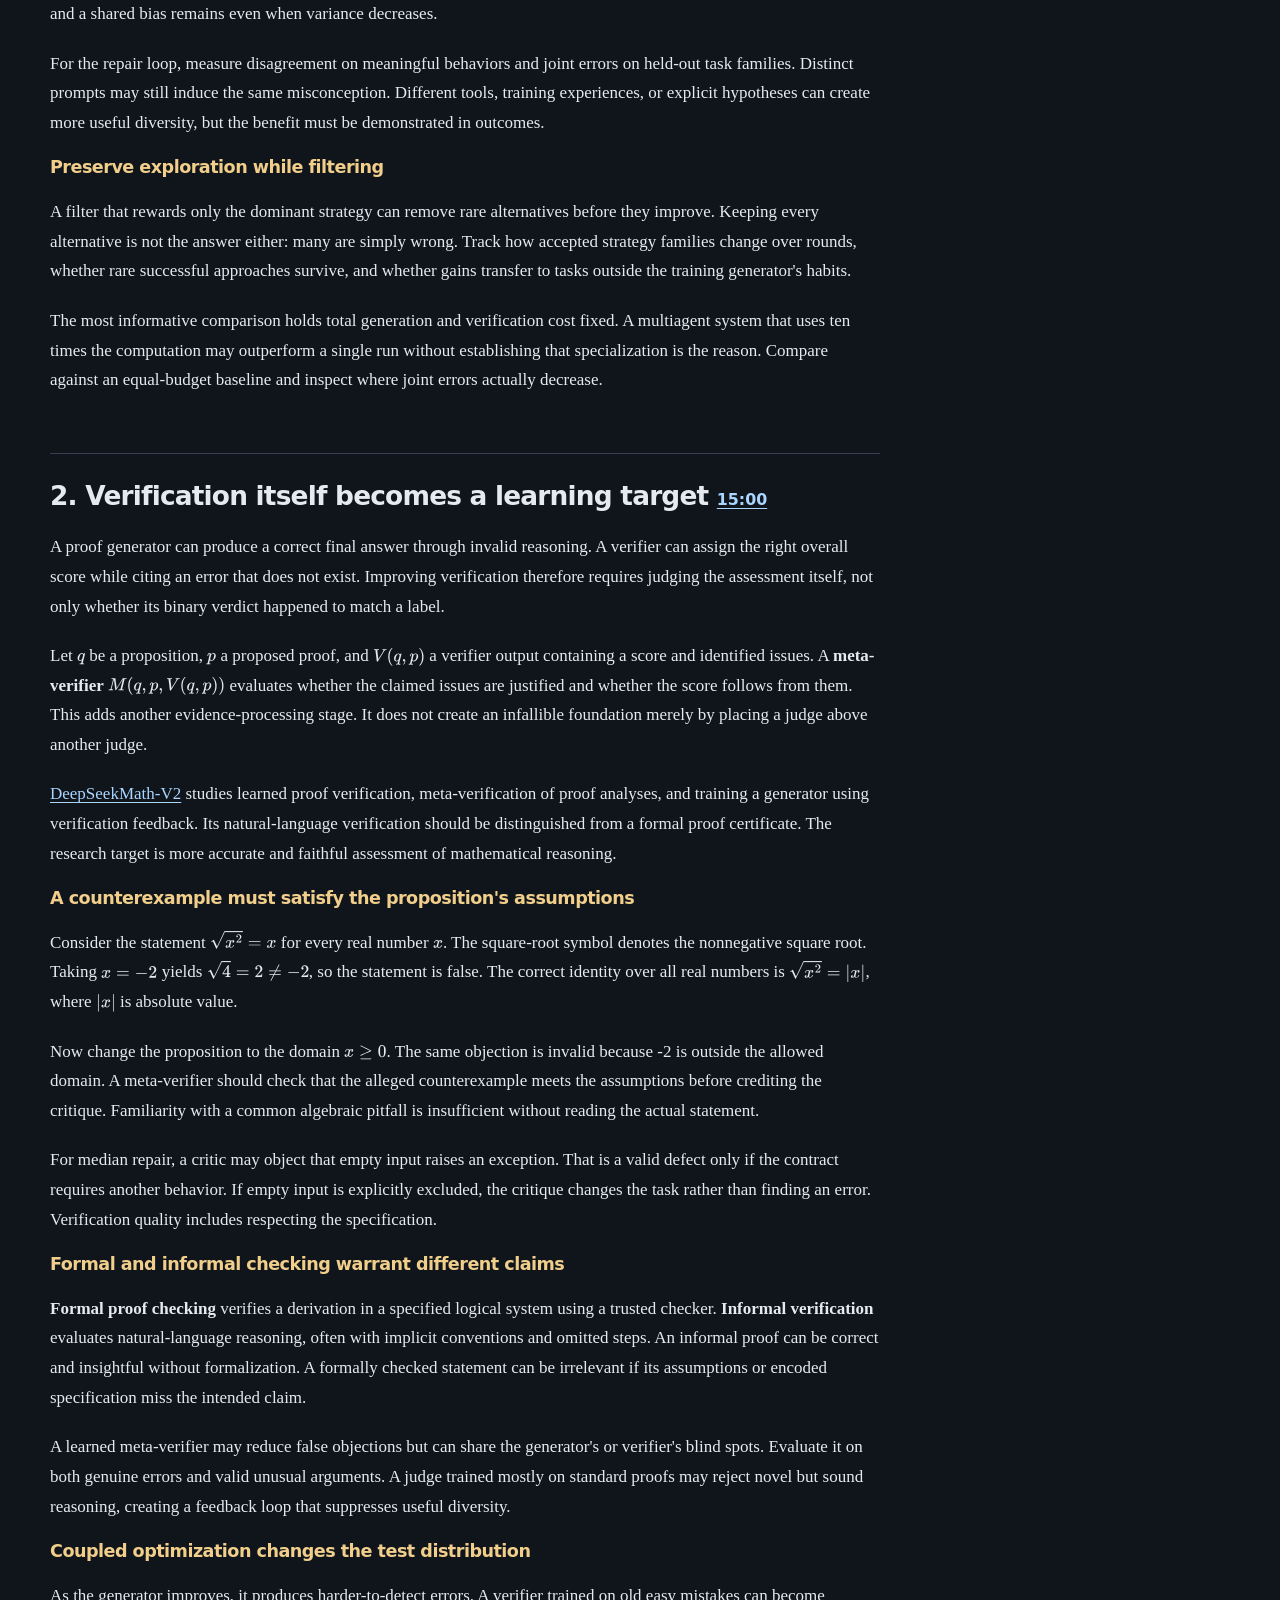
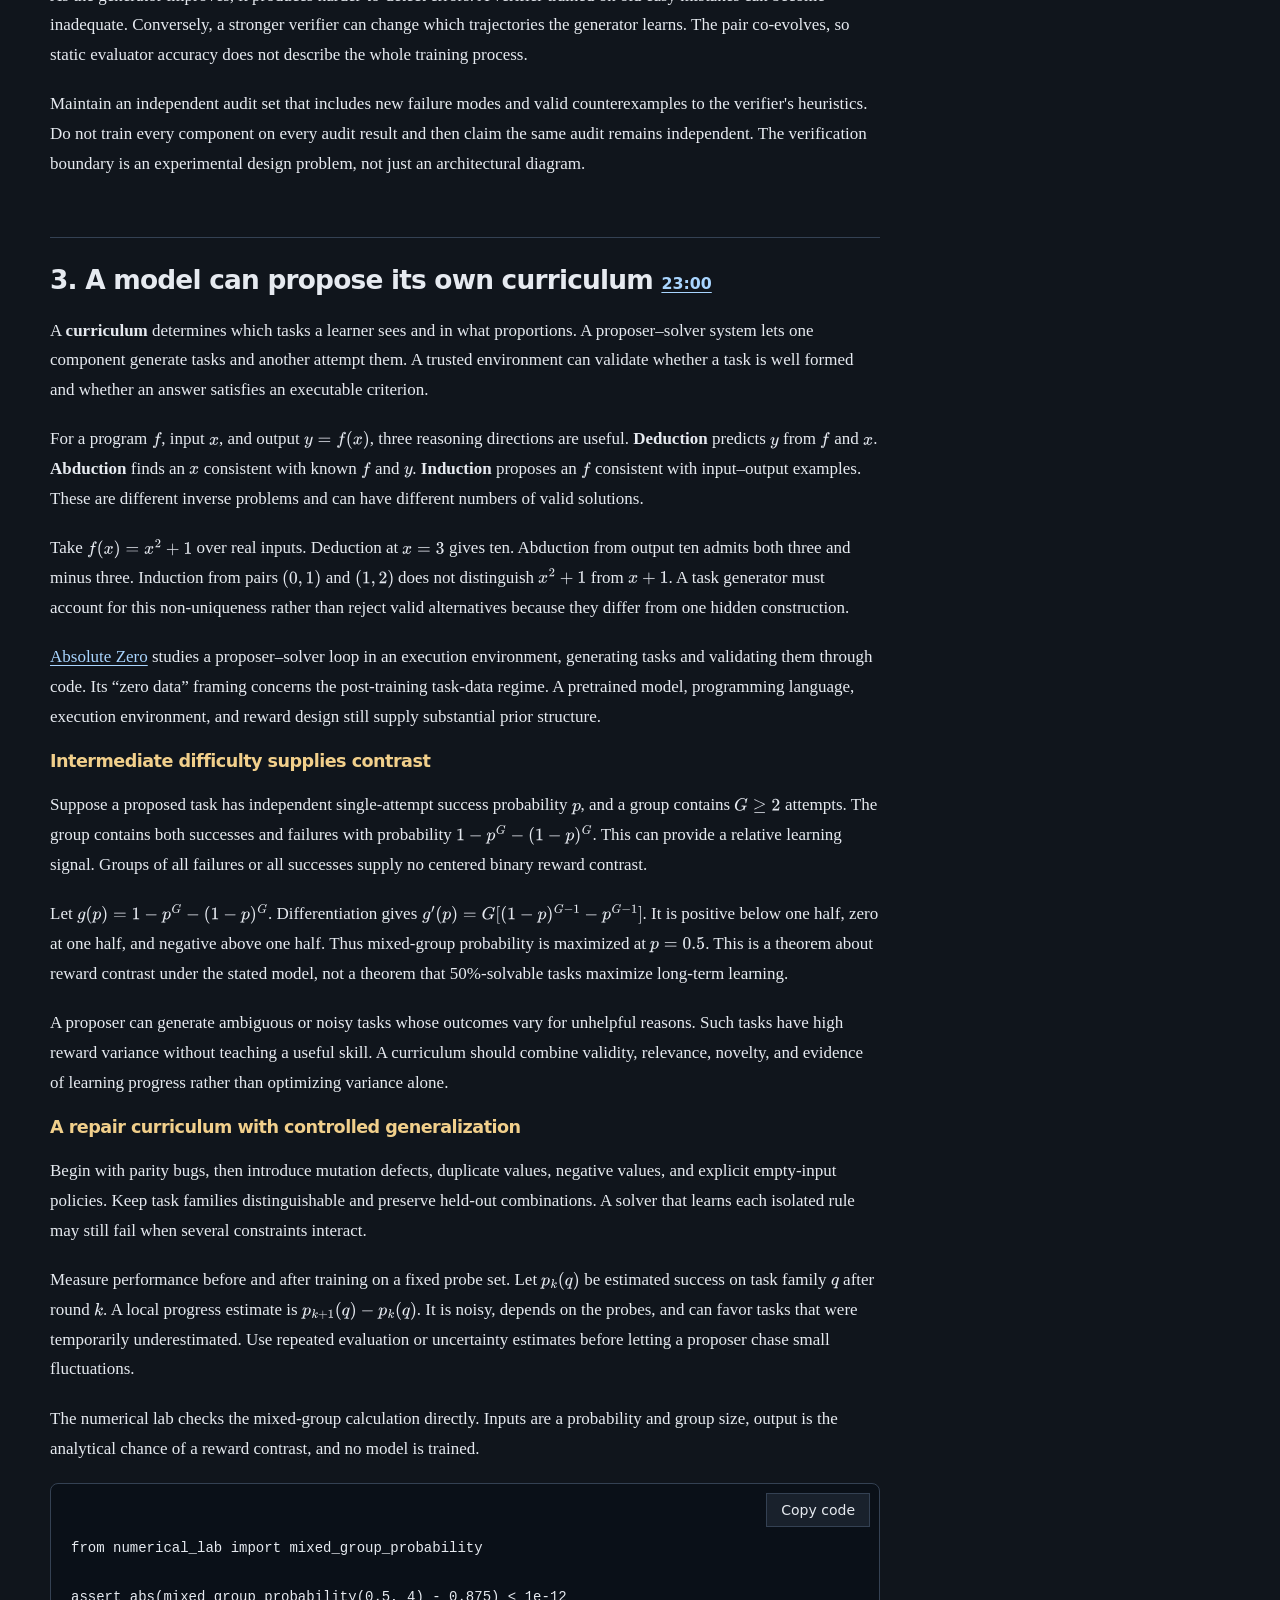
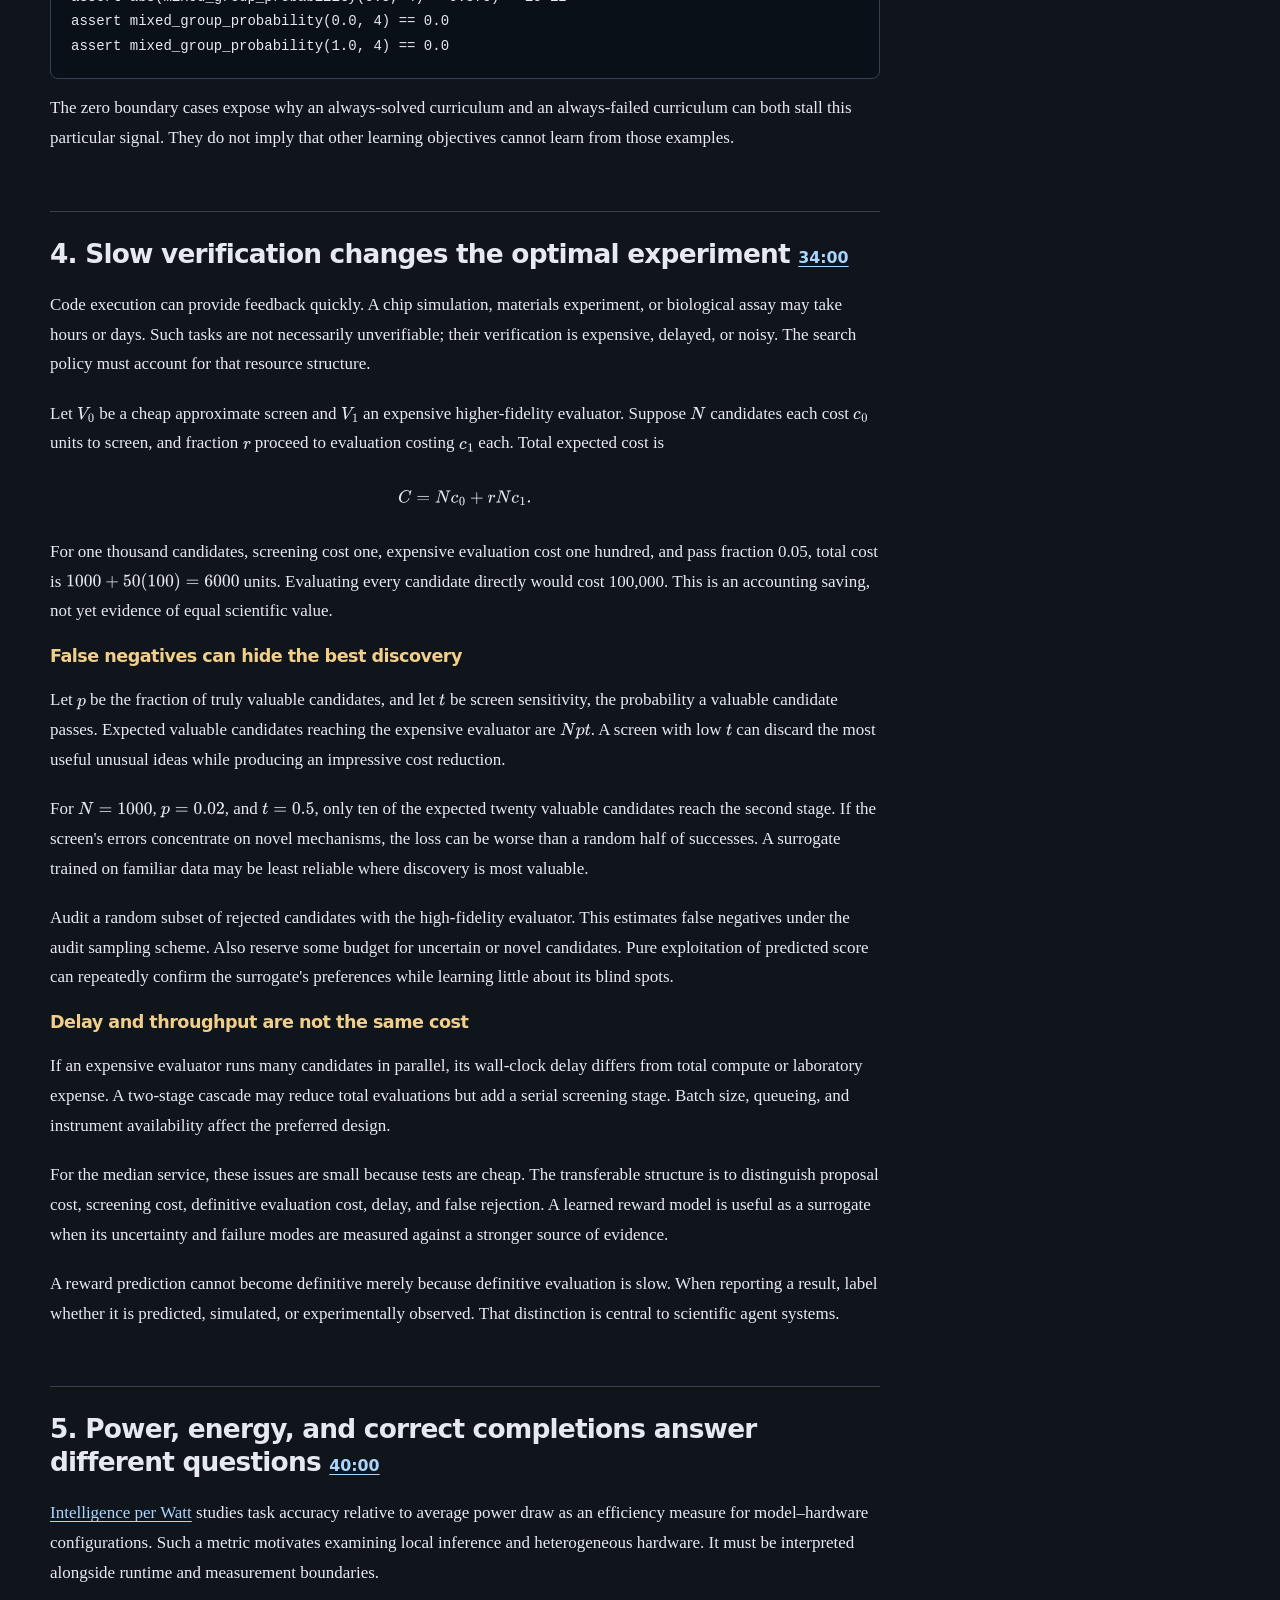
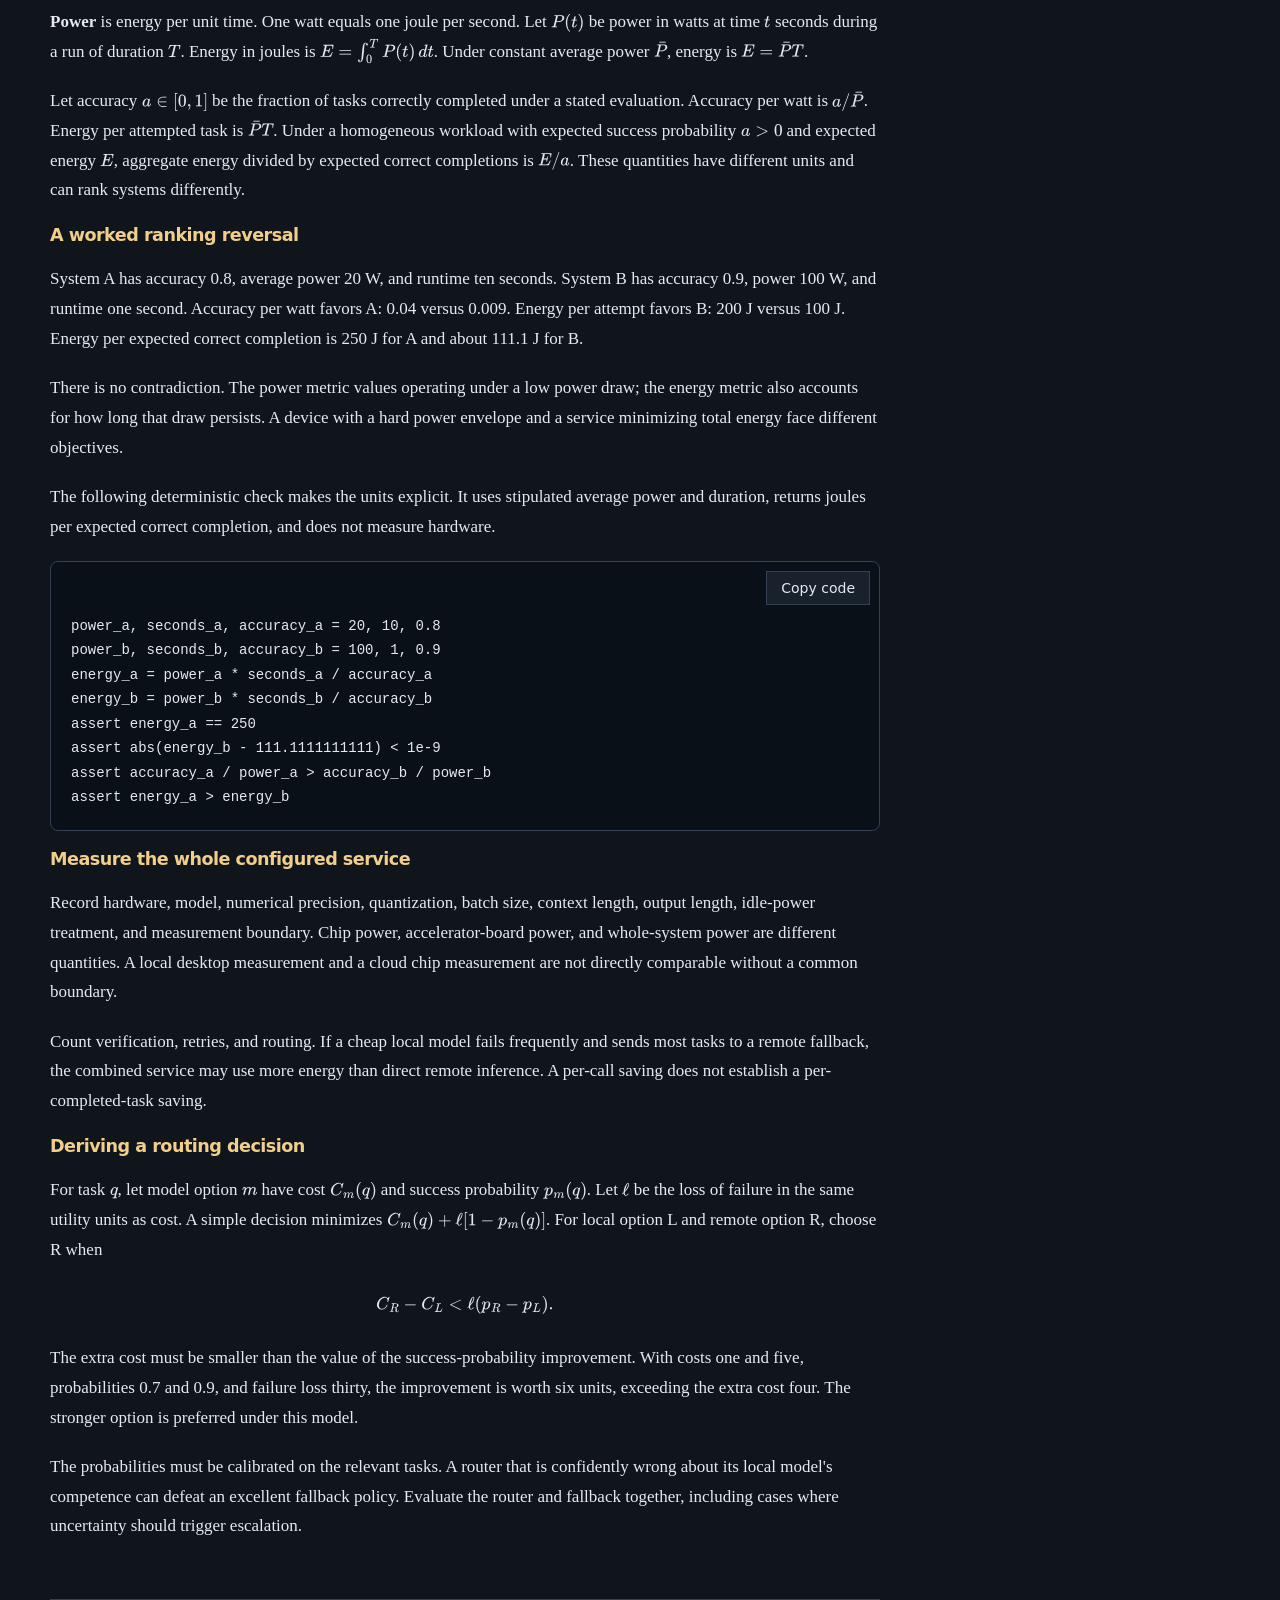
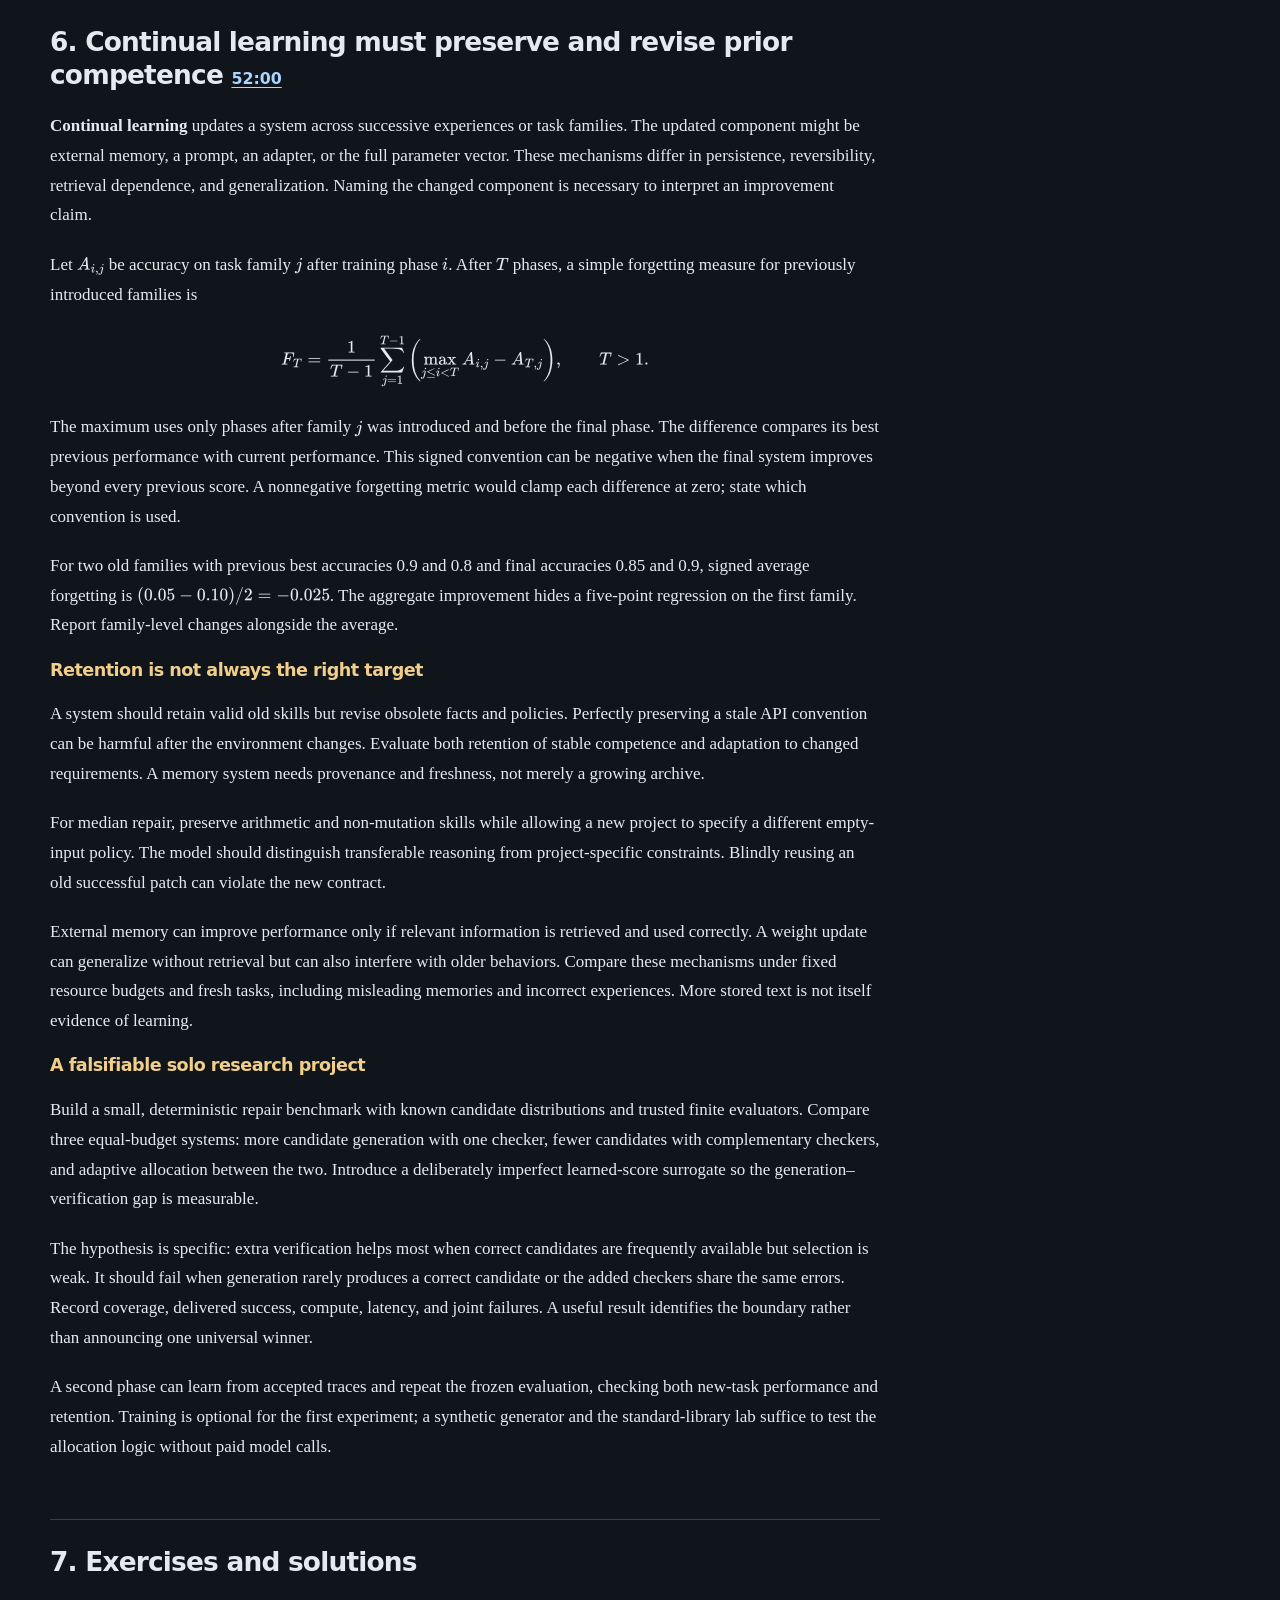
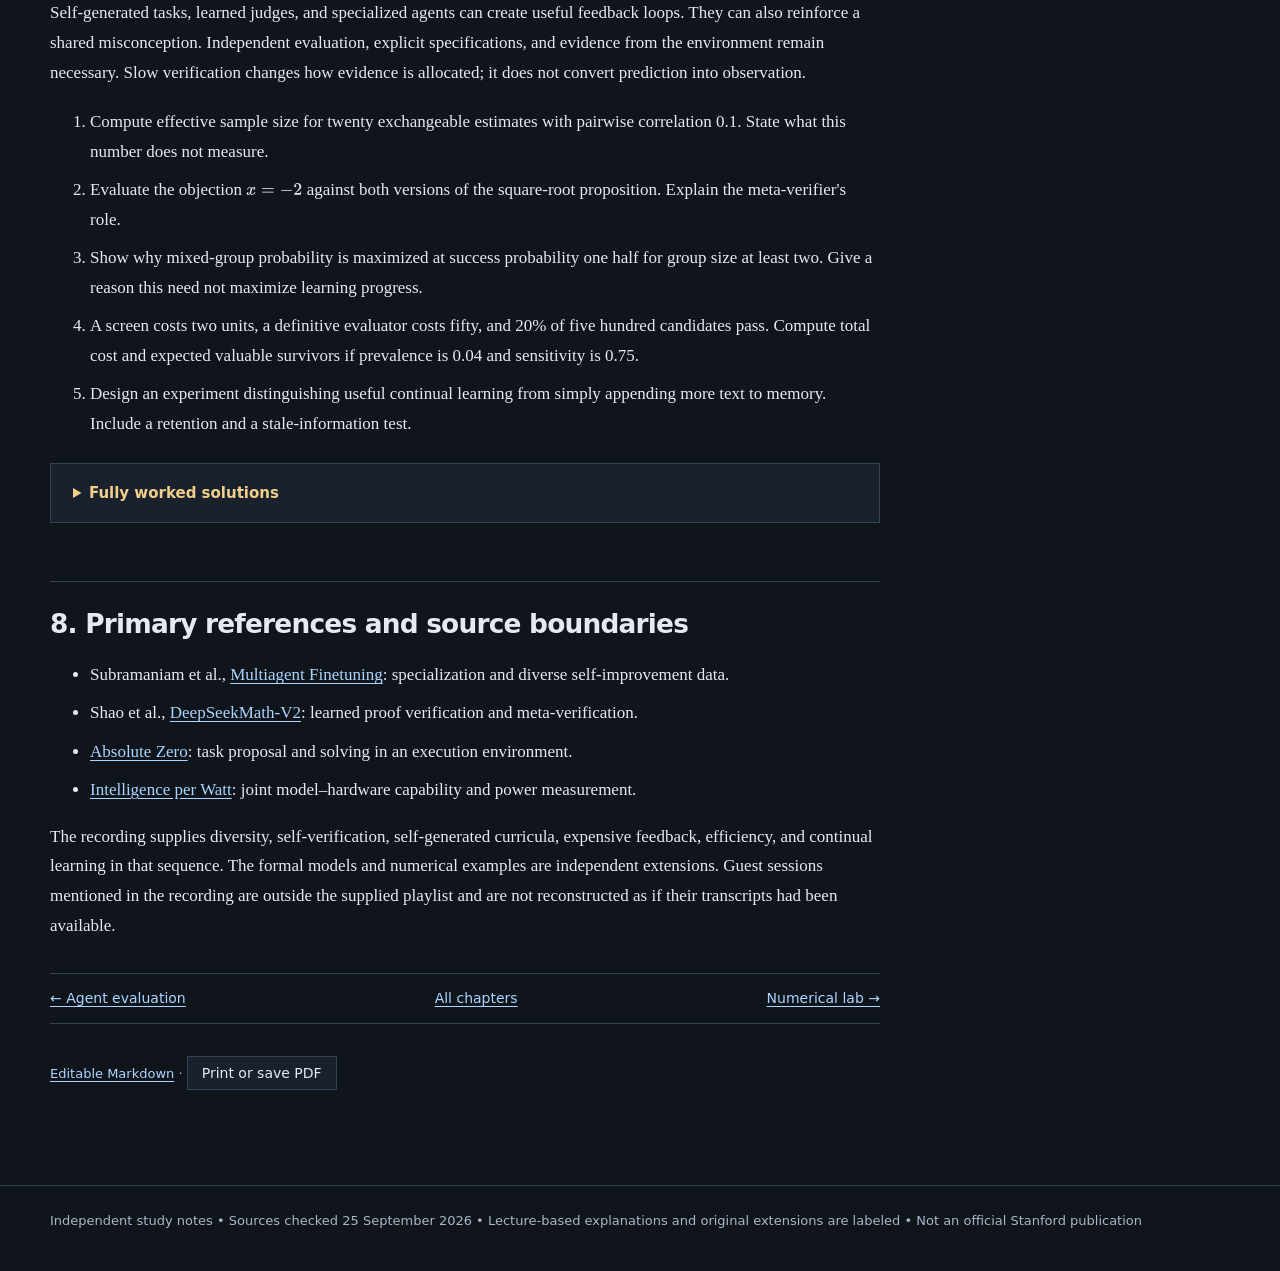
<file: lecture-09-frontiers.html>
<!doctype html><html lang="en"><head><meta charset="utf-8"><meta name="viewport" content="width=device-width,initial-scale=1"><title>Research frontiers · CS329A study notes</title><link rel="stylesheet" href="assets/notes.css"><script>window.MathJax={tex:{inlineMath:[['$','$']],displayMath:[['$$','$$']]},svg:{fontCache:'local'},options:{enableMenu:false}};</script><script defer src="assets/mathjax-tex-svg.js"></script></head><body>
<a class="skip" href="#main">Skip to main content</a><header class="top"><div class="shell"><a class="brand" href="index.html">CS329A / SELF-IMPROVING AGENTS</a><nav aria-label="Main navigation"><a href="index.html">Chapters</a><a href="source-map.html">Source map</a><a href="references.html">References</a><a href="numerical-lab.html">Numerical lab</a></nav></div></header>
<div class="shell layout"><main class="main" id="main"><div class="eyebrow">Lecture 9 / 9</div><nav class="chapter-nav" aria-label="Chapter navigation"><a href="lecture-08-evaluation.html">← Agent evaluation</a><a href="index.html">All chapters</a><a class="next" href="numerical-lab.html">Numerical lab →</a></nav><h1 id="lecture-9-frontiers-diversity-self-verification-curricula-and-efficiency">Lecture 9 — Frontiers: diversity, self-verification, curricula, and efficiency</h1><details class="mobile-toc"><summary>Chapter contents</summary><strong>On this page</strong><ol><li><a href="#1-self-improvement-needs-new-information-not-just-more-copies-0000">1. Self-improvement needs new information, not just more copies 00:00</a></li><li><a href="#2-verification-itself-becomes-a-learning-target-1500">2. Verification itself becomes a learning target 15:00</a></li><li><a href="#3-a-model-can-propose-its-own-curriculum-2300">3. A model can propose its own curriculum 23:00</a></li><li><a href="#4-slow-verification-changes-the-optimal-experiment-3400">4. Slow verification changes the optimal experiment 34:00</a></li><li><a href="#5-power-energy-and-correct-completions-answer-different-questions-4000">5. Power, energy, and correct completions answer different questions 40:00</a></li><li><a href="#6-continual-learning-must-preserve-and-revise-prior-competence-5200">6. Continual learning must preserve and revise prior competence 52:00</a></li><li><a href="#7-exercises-and-solutions">7. Exercises and solutions</a></li><li><a href="#8-primary-references-and-source-boundaries">8. Primary references and source boundaries</a></li></ol></details>
<p><em>Independent textbook chapter accompanying <a href="https://www.youtube.com/watch?v=AyO6wyu4DEg">CS329A Part 9</a>. The recording supplies the research sequence and open questions. The repair curriculum, covariance derivation, proof examples, energy calculations, and proposed experiment are original teaching constructions.</em></p>
<h2 id="1-self-improvement-needs-new-information-not-just-more-copies-0000">1. Self-improvement needs new information, not just more copies <a href="https://www.youtube.com/watch?v=AyO6wyu4DEg&amp;t=0s">00:00</a></h2>
<p>The median-repair service trains on its own accepted patches. After several rounds, its outputs become more uniform. They pass familiar parity tests but repeatedly miss mutation and unusual input contracts. The loop has become better at reproducing its evaluator's preferred strategy without necessarily expanding the range of problems it can solve.</p>
<p>Let $\pi_k(y\mid q)$ be the distribution of trajectories $y$ for task $q$ at training round $k$. A filter accepts selected trajectories, and an update produces $\pi_{k+1}$. A <strong>self-improvement loop</strong> changes a persistent component using experience generated partly by the system itself. Its success requires a useful signal about behavior, not merely an increase in agreement among generated responses.</p>
<p><strong>Diversity</strong> can mean different wordings, different algorithms, different information sources, or complementary errors. Only some forms help a particular task. Renaming variables in ten upper-middle implementations does not diversify their failure on even-length inputs. A second strategy that checks mutation may supply genuinely different evidence.</p>
<p><a href="https://arxiv.org/abs/2501.05707">Multiagent Finetuning</a> studies models that begin from a common base but specialize through independently constructed training data from multiagent interactions. Its evaluated results support a strategy for maintaining diverse reasoning across training rounds. The existence of several agents alone does not establish independent knowledge or independent mistakes.</p>
<h3 id="deriving-an-effective-sample-count">Deriving an effective sample count</h3>
<p>Let $X_1,\ldots,X_n$ be exchangeable estimates with common variance $\sigma^2$ and common pairwise correlation $\rho$. Exchangeability means their joint distribution is invariant to reordering. Let $\bar X=n^{-1}\sum_iX_i$ be their mean. Summing individual variances and pairwise covariances gives</p>
<p>$$\operatorname{Var}(\bar X)=\frac{n\sigma^2+n(n-1)\rho\sigma^2}{n^2}
=\frac{\sigma^2}{n}[1+(n-1)\rho].$$</p>
<p>Define <strong>effective sample size</strong> $n_{\rm eff}$ by equating this variance to $\sigma^2/n_{\rm eff}$ for independent estimates. Then</p>
<p>$$n_{\rm eff}=\frac{n}{1+(n-1)\rho}.$$</p>
<p>Ten estimates with $\rho=0.5$ have $n_{\rm eff}=10/5.5\approx1.82$. Ten agent identities can therefore provide less than two independent estimates in this specific variance sense. The calculation does not directly predict majority-vote accuracy, and a shared bias remains even when variance decreases.</p>
<p>For the repair loop, measure disagreement on meaningful behaviors and joint errors on held-out task families. Distinct prompts may still induce the same misconception. Different tools, training experiences, or explicit hypotheses can create more useful diversity, but the benefit must be demonstrated in outcomes.</p>
<h3 id="preserve-exploration-while-filtering">Preserve exploration while filtering</h3>
<p>A filter that rewards only the dominant strategy can remove rare alternatives before they improve. Keeping every alternative is not the answer either: many are simply wrong. Track how accepted strategy families change over rounds, whether rare successful approaches survive, and whether gains transfer to tasks outside the training generator's habits.</p>
<p>The most informative comparison holds total generation and verification cost fixed. A multiagent system that uses ten times the computation may outperform a single run without establishing that specialization is the reason. Compare against an equal-budget baseline and inspect where joint errors actually decrease.</p>
<h2 id="2-verification-itself-becomes-a-learning-target-1500">2. Verification itself becomes a learning target <a href="https://www.youtube.com/watch?v=AyO6wyu4DEg&amp;t=900s">15:00</a></h2>
<p>A proof generator can produce a correct final answer through invalid reasoning. A verifier can assign the right overall score while citing an error that does not exist. Improving verification therefore requires judging the assessment itself, not only whether its binary verdict happened to match a label.</p>
<p>Let $q$ be a proposition, $p$ a proposed proof, and $V(q,p)$ a verifier output containing a score and identified issues. A <strong>meta-verifier</strong> $M(q,p,V(q,p))$ evaluates whether the claimed issues are justified and whether the score follows from them. This adds another evidence-processing stage. It does not create an infallible foundation merely by placing a judge above another judge.</p>
<p><a href="https://arxiv.org/abs/2511.22570">DeepSeekMath-V2</a> studies learned proof verification, meta-verification of proof analyses, and training a generator using verification feedback. Its natural-language verification should be distinguished from a formal proof certificate. The research target is more accurate and faithful assessment of mathematical reasoning.</p>
<h3 id="a-counterexample-must-satisfy-the-propositions-assumptions">A counterexample must satisfy the proposition's assumptions</h3>
<p>Consider the statement $\sqrt{x^2}=x$ for every real number $x$. The square-root symbol denotes the nonnegative square root. Taking $x=-2$ yields $\sqrt4=2\ne-2$, so the statement is false. The correct identity over all real numbers is $\sqrt{x^2}=|x|$, where $|x|$ is absolute value.</p>
<p>Now change the proposition to the domain $x\ge0$. The same objection is invalid because -2 is outside the allowed domain. A meta-verifier should check that the alleged counterexample meets the assumptions before crediting the critique. Familiarity with a common algebraic pitfall is insufficient without reading the actual statement.</p>
<p>For median repair, a critic may object that empty input raises an exception. That is a valid defect only if the contract requires another behavior. If empty input is explicitly excluded, the critique changes the task rather than finding an error. Verification quality includes respecting the specification.</p>
<h3 id="formal-and-informal-checking-warrant-different-claims">Formal and informal checking warrant different claims</h3>
<p><strong>Formal proof checking</strong> verifies a derivation in a specified logical system using a trusted checker. <strong>Informal verification</strong> evaluates natural-language reasoning, often with implicit conventions and omitted steps. An informal proof can be correct and insightful without formalization. A formally checked statement can be irrelevant if its assumptions or encoded specification miss the intended claim.</p>
<p>A learned meta-verifier may reduce false objections but can share the generator's or verifier's blind spots. Evaluate it on both genuine errors and valid unusual arguments. A judge trained mostly on standard proofs may reject novel but sound reasoning, creating a feedback loop that suppresses useful diversity.</p>
<h3 id="coupled-optimization-changes-the-test-distribution">Coupled optimization changes the test distribution</h3>
<p>As the generator improves, it produces harder-to-detect errors. A verifier trained on old easy mistakes can become inadequate. Conversely, a stronger verifier can change which trajectories the generator learns. The pair co-evolves, so static evaluator accuracy does not describe the whole training process.</p>
<p>Maintain an independent audit set that includes new failure modes and valid counterexamples to the verifier's heuristics. Do not train every component on every audit result and then claim the same audit remains independent. The verification boundary is an experimental design problem, not just an architectural diagram.</p>
<h2 id="3-a-model-can-propose-its-own-curriculum-2300">3. A model can propose its own curriculum <a href="https://www.youtube.com/watch?v=AyO6wyu4DEg&amp;t=1380s">23:00</a></h2>
<p>A <strong>curriculum</strong> determines which tasks a learner sees and in what proportions. A proposer–solver system lets one component generate tasks and another attempt them. A trusted environment can validate whether a task is well formed and whether an answer satisfies an executable criterion.</p>
<p>For a program $f$, input $x$, and output $y=f(x)$, three reasoning directions are useful. <strong>Deduction</strong> predicts $y$ from $f$ and $x$. <strong>Abduction</strong> finds an $x$ consistent with known $f$ and $y$. <strong>Induction</strong> proposes an $f$ consistent with input–output examples. These are different inverse problems and can have different numbers of valid solutions.</p>
<p>Take $f(x)=x^2+1$ over real inputs. Deduction at $x=3$ gives ten. Abduction from output ten admits both three and minus three. Induction from pairs $(0,1)$ and $(1,2)$ does not distinguish $x^2+1$ from $x+1$. A task generator must account for this non-uniqueness rather than reject valid alternatives because they differ from one hidden construction.</p>
<p><a href="https://arxiv.org/abs/2505.03335">Absolute Zero</a> studies a proposer–solver loop in an execution environment, generating tasks and validating them through code. Its “zero data” framing concerns the post-training task-data regime. A pretrained model, programming language, execution environment, and reward design still supply substantial prior structure.</p>
<h3 id="intermediate-difficulty-supplies-contrast">Intermediate difficulty supplies contrast</h3>
<p>Suppose a proposed task has independent single-attempt success probability $p$, and a group contains $G\ge2$ attempts. The group contains both successes and failures with probability $1-p^G-(1-p)^G$. This can provide a relative learning signal. Groups of all failures or all successes supply no centered binary reward contrast.</p>
<p>Let $g(p)=1-p^G-(1-p)^G$. Differentiation gives $g'(p)=G[(1-p)^{G-1}-p^{G-1}]$. It is positive below one half, zero at one half, and negative above one half. Thus mixed-group probability is maximized at $p=0.5$. This is a theorem about reward contrast under the stated model, not a theorem that 50%-solvable tasks maximize long-term learning.</p>
<p>A proposer can generate ambiguous or noisy tasks whose outcomes vary for unhelpful reasons. Such tasks have high reward variance without teaching a useful skill. A curriculum should combine validity, relevance, novelty, and evidence of learning progress rather than optimizing variance alone.</p>
<h3 id="a-repair-curriculum-with-controlled-generalization">A repair curriculum with controlled generalization</h3>
<p>Begin with parity bugs, then introduce mutation defects, duplicate values, negative values, and explicit empty-input policies. Keep task families distinguishable and preserve held-out combinations. A solver that learns each isolated rule may still fail when several constraints interact.</p>
<p>Measure performance before and after training on a fixed probe set. Let $p_k(q)$ be estimated success on task family $q$ after round $k$. A local progress estimate is $p_{k+1}(q)-p_k(q)$. It is noisy, depends on the probes, and can favor tasks that were temporarily underestimated. Use repeated evaluation or uncertainty estimates before letting a proposer chase small fluctuations.</p>
<p>The numerical lab checks the mixed-group calculation directly. Inputs are a probability and group size, output is the analytical chance of a reward contrast, and no model is trained.</p>
<pre><code class="language-python">from numerical_lab import mixed_group_probability

assert abs(mixed_group_probability(0.5, 4) - 0.875) &lt; 1e-12
assert mixed_group_probability(0.0, 4) == 0.0
assert mixed_group_probability(1.0, 4) == 0.0
</code></pre>
<p>The zero boundary cases expose why an always-solved curriculum and an always-failed curriculum can both stall this particular signal. They do not imply that other learning objectives cannot learn from those examples.</p>
<h2 id="4-slow-verification-changes-the-optimal-experiment-3400">4. Slow verification changes the optimal experiment <a href="https://www.youtube.com/watch?v=AyO6wyu4DEg&amp;t=2040s">34:00</a></h2>
<p>Code execution can provide feedback quickly. A chip simulation, materials experiment, or biological assay may take hours or days. Such tasks are not necessarily unverifiable; their verification is expensive, delayed, or noisy. The search policy must account for that resource structure.</p>
<p>Let $V_0$ be a cheap approximate screen and $V_1$ an expensive higher-fidelity evaluator. Suppose $N$ candidates each cost $c_0$ units to screen, and fraction $r$ proceed to evaluation costing $c_1$ each. Total expected cost is</p>
<p>$$C=Nc_0+rNc_1.$$</p>
<p>For one thousand candidates, screening cost one, expensive evaluation cost one hundred, and pass fraction 0.05, total cost is $1000+50(100)=6000$ units. Evaluating every candidate directly would cost 100,000. This is an accounting saving, not yet evidence of equal scientific value.</p>
<h3 id="false-negatives-can-hide-the-best-discovery">False negatives can hide the best discovery</h3>
<p>Let $p$ be the fraction of truly valuable candidates, and let $t$ be screen sensitivity, the probability a valuable candidate passes. Expected valuable candidates reaching the expensive evaluator are $Npt$. A screen with low $t$ can discard the most useful unusual ideas while producing an impressive cost reduction.</p>
<p>For $N=1000$, $p=0.02$, and $t=0.5$, only ten of the expected twenty valuable candidates reach the second stage. If the screen's errors concentrate on novel mechanisms, the loss can be worse than a random half of successes. A surrogate trained on familiar data may be least reliable where discovery is most valuable.</p>
<p>Audit a random subset of rejected candidates with the high-fidelity evaluator. This estimates false negatives under the audit sampling scheme. Also reserve some budget for uncertain or novel candidates. Pure exploitation of predicted score can repeatedly confirm the surrogate's preferences while learning little about its blind spots.</p>
<h3 id="delay-and-throughput-are-not-the-same-cost">Delay and throughput are not the same cost</h3>
<p>If an expensive evaluator runs many candidates in parallel, its wall-clock delay differs from total compute or laboratory expense. A two-stage cascade may reduce total evaluations but add a serial screening stage. Batch size, queueing, and instrument availability affect the preferred design.</p>
<p>For the median service, these issues are small because tests are cheap. The transferable structure is to distinguish proposal cost, screening cost, definitive evaluation cost, delay, and false rejection. A learned reward model is useful as a surrogate when its uncertainty and failure modes are measured against a stronger source of evidence.</p>
<p>A reward prediction cannot become definitive merely because definitive evaluation is slow. When reporting a result, label whether it is predicted, simulated, or experimentally observed. That distinction is central to scientific agent systems.</p>
<h2 id="5-power-energy-and-correct-completions-answer-different-questions-4000">5. Power, energy, and correct completions answer different questions <a href="https://www.youtube.com/watch?v=AyO6wyu4DEg&amp;t=2400s">40:00</a></h2>
<p><a href="https://arxiv.org/abs/2511.07885">Intelligence per Watt</a> studies task accuracy relative to average power draw as an efficiency measure for model–hardware configurations. Such a metric motivates examining local inference and heterogeneous hardware. It must be interpreted alongside runtime and measurement boundaries.</p>
<p><strong>Power</strong> is energy per unit time. One watt equals one joule per second. Let $P(t)$ be power in watts at time $t$ seconds during a run of duration $T$. Energy in joules is $E=\int_0^TP(t)\,dt$. Under constant average power $\bar P$, energy is $E=\bar PT$.</p>
<p>Let accuracy $a\in[0,1]$ be the fraction of tasks correctly completed under a stated evaluation. Accuracy per watt is $a/\bar P$. Energy per attempted task is $\bar PT$. Under a homogeneous workload with expected success probability $a&gt;0$ and expected energy $E$, aggregate energy divided by expected correct completions is $E/a$. These quantities have different units and can rank systems differently.</p>
<h3 id="a-worked-ranking-reversal">A worked ranking reversal</h3>
<p>System A has accuracy 0.8, average power 20 W, and runtime ten seconds. System B has accuracy 0.9, power 100 W, and runtime one second. Accuracy per watt favors A: 0.04 versus 0.009. Energy per attempt favors B: 200 J versus 100 J. Energy per expected correct completion is 250 J for A and about 111.1 J for B.</p>
<p>There is no contradiction. The power metric values operating under a low power draw; the energy metric also accounts for how long that draw persists. A device with a hard power envelope and a service minimizing total energy face different objectives.</p>
<p>The following deterministic check makes the units explicit. It uses stipulated average power and duration, returns joules per expected correct completion, and does not measure hardware.</p>
<pre><code class="language-python">power_a, seconds_a, accuracy_a = 20, 10, 0.8
power_b, seconds_b, accuracy_b = 100, 1, 0.9
energy_a = power_a * seconds_a / accuracy_a
energy_b = power_b * seconds_b / accuracy_b
assert energy_a == 250
assert abs(energy_b - 111.1111111111) &lt; 1e-9
assert accuracy_a / power_a &gt; accuracy_b / power_b
assert energy_a &gt; energy_b
</code></pre>
<h3 id="measure-the-whole-configured-service">Measure the whole configured service</h3>
<p>Record hardware, model, numerical precision, quantization, batch size, context length, output length, idle-power treatment, and measurement boundary. Chip power, accelerator-board power, and whole-system power are different quantities. A local desktop measurement and a cloud chip measurement are not directly comparable without a common boundary.</p>
<p>Count verification, retries, and routing. If a cheap local model fails frequently and sends most tasks to a remote fallback, the combined service may use more energy than direct remote inference. A per-call saving does not establish a per-completed-task saving.</p>
<h3 id="deriving-a-routing-decision">Deriving a routing decision</h3>
<p>For task $q$, let model option $m$ have cost $C_m(q)$ and success probability $p_m(q)$. Let $\ell$ be the loss of failure in the same utility units as cost. A simple decision minimizes $C_m(q)+\ell[1-p_m(q)]$. For local option L and remote option R, choose R when</p>
<p>$$C_R-C_L&lt;\ell(p_R-p_L).$$</p>
<p>The extra cost must be smaller than the value of the success-probability improvement. With costs one and five, probabilities 0.7 and 0.9, and failure loss thirty, the improvement is worth six units, exceeding the extra cost four. The stronger option is preferred under this model.</p>
<p>The probabilities must be calibrated on the relevant tasks. A router that is confidently wrong about its local model's competence can defeat an excellent fallback policy. Evaluate the router and fallback together, including cases where uncertainty should trigger escalation.</p>
<h2 id="6-continual-learning-must-preserve-and-revise-prior-competence-5200">6. Continual learning must preserve and revise prior competence <a href="https://www.youtube.com/watch?v=AyO6wyu4DEg&amp;t=3120s">52:00</a></h2>
<p><strong>Continual learning</strong> updates a system across successive experiences or task families. The updated component might be external memory, a prompt, an adapter, or the full parameter vector. These mechanisms differ in persistence, reversibility, retrieval dependence, and generalization. Naming the changed component is necessary to interpret an improvement claim.</p>
<p>Let $A_{i,j}$ be accuracy on task family $j$ after training phase $i$. After $T$ phases, a simple forgetting measure for previously introduced families is</p>
<p>$$F_T=\frac1{T-1}\sum_{j=1}^{T-1}
\left(\max_{j\le i&lt;T}A_{i,j}-A_{T,j}\right),\qquad T&gt;1.$$</p>
<p>The maximum uses only phases after family $j$ was introduced and before the final phase. The difference compares its best previous performance with current performance. This signed convention can be negative when the final system improves beyond every previous score. A nonnegative forgetting metric would clamp each difference at zero; state which convention is used.</p>
<p>For two old families with previous best accuracies 0.9 and 0.8 and final accuracies 0.85 and 0.9, signed average forgetting is $(0.05-0.10)/2=-0.025$. The aggregate improvement hides a five-point regression on the first family. Report family-level changes alongside the average.</p>
<h3 id="retention-is-not-always-the-right-target">Retention is not always the right target</h3>
<p>A system should retain valid old skills but revise obsolete facts and policies. Perfectly preserving a stale API convention can be harmful after the environment changes. Evaluate both retention of stable competence and adaptation to changed requirements. A memory system needs provenance and freshness, not merely a growing archive.</p>
<p>For median repair, preserve arithmetic and non-mutation skills while allowing a new project to specify a different empty-input policy. The model should distinguish transferable reasoning from project-specific constraints. Blindly reusing an old successful patch can violate the new contract.</p>
<p>External memory can improve performance only if relevant information is retrieved and used correctly. A weight update can generalize without retrieval but can also interfere with older behaviors. Compare these mechanisms under fixed resource budgets and fresh tasks, including misleading memories and incorrect experiences. More stored text is not itself evidence of learning.</p>
<h3 id="a-falsifiable-solo-research-project">A falsifiable solo research project</h3>
<p>Build a small, deterministic repair benchmark with known candidate distributions and trusted finite evaluators. Compare three equal-budget systems: more candidate generation with one checker, fewer candidates with complementary checkers, and adaptive allocation between the two. Introduce a deliberately imperfect learned-score surrogate so the generation–verification gap is measurable.</p>
<p>The hypothesis is specific: extra verification helps most when correct candidates are frequently available but selection is weak. It should fail when generation rarely produces a correct candidate or the added checkers share the same errors. Record coverage, delivered success, compute, latency, and joint failures. A useful result identifies the boundary rather than announcing one universal winner.</p>
<p>A second phase can learn from accepted traces and repeat the frozen evaluation, checking both new-task performance and retention. Training is optional for the first experiment; a synthetic generator and the standard-library lab suffice to test the allocation logic without paid model calls.</p>
<h2 id="7-exercises-and-solutions">7. Exercises and solutions</h2>
<p>Self-generated tasks, learned judges, and specialized agents can create useful feedback loops. They can also reinforce a shared misconception. Independent evaluation, explicit specifications, and evidence from the environment remain necessary. Slow verification changes how evidence is allocated; it does not convert prediction into observation.</p>
<ol>
<li>Compute effective sample size for twenty exchangeable estimates with pairwise correlation 0.1. State what this number does not measure.</li>
<li>Evaluate the objection $x=-2$ against both versions of the square-root proposition. Explain the meta-verifier's role.</li>
<li>Show why mixed-group probability is maximized at success probability one half for group size at least two. Give a reason this need not maximize learning progress.</li>
<li>A screen costs two units, a definitive evaluator costs fifty, and 20% of five hundred candidates pass. Compute total cost and expected valuable survivors if prevalence is 0.04 and sensitivity is 0.75.</li>
<li>Design an experiment distinguishing useful continual learning from simply appending more text to memory. Include a retention and a stale-information test.</li>
</ol>
<details><summary>Fully worked solutions</summary>
<p><strong>1.</strong> The denominator is $1+19(0.1)=2.9$, so $n_{\rm eff}=20/2.9\approx6.90$. It is the independent sample count giving the same mean-estimation variance under the equicorrelated model. It does not directly measure vote accuracy, distinct strategies, or absence of shared bias. Twenty similarly mistaken judges can still agree on a false claim.</p>
<p><strong>2.</strong> For all real $x$, minus two is allowed and gives $\sqrt{x^2}=2\ne-2$, so it refutes the statement. Under the restriction $x\ge0$, minus two is not an admissible counterexample. The meta-verifier checks whether the objection actually addresses the proposition and whether the verdict follows. A learned meta-verifier can itself make mistakes; this is not formal proof checking.</p>
<p><strong>3.</strong> Differentiating $1-p^G-(1-p)^G$ gives $G[(1-p)^{G-1}-p^{G-1}]$. For $G\ge2$, the derivative is positive below one half and negative above it, establishing the maximum. A task with random or ambiguous labels can also produce a 50% success rate and frequent mixed groups while teaching nothing useful. Validity and transfer matter in addition to reward contrast.</p>
<p><strong>4.</strong> Screening costs $500(2)=1000$. One hundred candidates reach the definitive evaluator, costing $100(50)=5000$, for total 6000 versus 25,000 without screening. Expected valuable survivors are $500(0.04)(0.75)=15$. There were twenty valuable candidates in expectation, so five are lost at screening. The cost saving must be weighed against that loss and whether false negatives concentrate on especially valuable novelty.</p>
<p><strong>5.</strong> Hold the model, retrieval budget, and memory capacity fixed. Add relevant experiences for one new task family and compare against shuffled, irrelevant, and no-update memories on unseen tasks. Test older families for regression. Then change one project-specific rule and check that the system follows the new authoritative rule rather than stale memory. Improvement should depend on relevant transferable information while preserving stable skills and revising obsolete constraints.</p>
</details>
<h2 id="8-primary-references-and-source-boundaries">8. Primary references and source boundaries</h2>
<ul>
<li>Subramaniam et al., <a href="https://arxiv.org/abs/2501.05707">Multiagent Finetuning</a>: specialization and diverse self-improvement data.</li>
<li>Shao et al., <a href="https://arxiv.org/abs/2511.22570">DeepSeekMath-V2</a>: learned proof verification and meta-verification.</li>
<li><a href="https://arxiv.org/abs/2505.03335">Absolute Zero</a>: task proposal and solving in an execution environment.</li>
<li><a href="https://arxiv.org/abs/2511.07885">Intelligence per Watt</a>: joint model–hardware capability and power measurement.</li>
</ul>
<p>The recording supplies diversity, self-verification, self-generated curricula, expensive feedback, efficiency, and continual learning in that sequence. The formal models and numerical examples are independent extensions. Guest sessions mentioned in the recording are outside the supplied playlist and are not reconstructed as if their transcripts had been available.</p><nav class="chapter-nav" aria-label="Chapter navigation"><a href="lecture-08-evaluation.html">← Agent evaluation</a><a href="index.html">All chapters</a><a class="next" href="numerical-lab.html">Numerical lab →</a></nav><p class="tiny"><a href="lecture-09-frontiers.md">Editable Markdown</a> · <button onclick="window.print()">Print or save PDF</button></p></main><aside class="side" aria-label="On this page"><strong>On this page</strong><ol><li><a href="#1-self-improvement-needs-new-information-not-just-more-copies-0000">1. Self-improvement needs new information, not just more copies 00:00</a></li><li><a href="#2-verification-itself-becomes-a-learning-target-1500">2. Verification itself becomes a learning target 15:00</a></li><li><a href="#3-a-model-can-propose-its-own-curriculum-2300">3. A model can propose its own curriculum 23:00</a></li><li><a href="#4-slow-verification-changes-the-optimal-experiment-3400">4. Slow verification changes the optimal experiment 34:00</a></li><li><a href="#5-power-energy-and-correct-completions-answer-different-questions-4000">5. Power, energy, and correct completions answer different questions 40:00</a></li><li><a href="#6-continual-learning-must-preserve-and-revise-prior-competence-5200">6. Continual learning must preserve and revise prior competence 52:00</a></li><li><a href="#7-exercises-and-solutions">7. Exercises and solutions</a></li><li><a href="#8-primary-references-and-source-boundaries">8. Primary references and source boundaries</a></li></ol></aside></div><footer class="foot"><div class="shell">Independent study notes • Sources checked 25 September 2026 • Lecture-based explanations and original extensions are labeled • Not an official Stanford publication</div></footer><script>let savedDetails=[];addEventListener('beforeprint',()=>{savedDetails=[...document.querySelectorAll('details')].map(d=>[d,d.open]);savedDetails.forEach(([d])=>d.open=true)});addEventListener('afterprint',()=>savedDetails.forEach(([d,o])=>d.open=o));</script><script>document.querySelectorAll('pre').forEach(pre=>{const wrap=document.createElement('div');wrap.className='codewrap';pre.before(wrap);wrap.append(pre);const button=document.createElement('button');button.className='copybtn';button.textContent='Copy code';button.setAttribute('aria-label','Copy code to clipboard');wrap.prepend(button);button.addEventListener('click',async()=>{const text=pre.innerText;try{await navigator.clipboard.writeText(text)}catch(e){const area=document.createElement('textarea');area.value=text;document.body.append(area);area.select();const ok=document.execCommand('copy');area.remove();if(!ok){button.textContent='Select code to copy';return}}button.textContent='Copied';setTimeout(()=>button.textContent='Copy code',1500)})});</script></body></html>
</file>
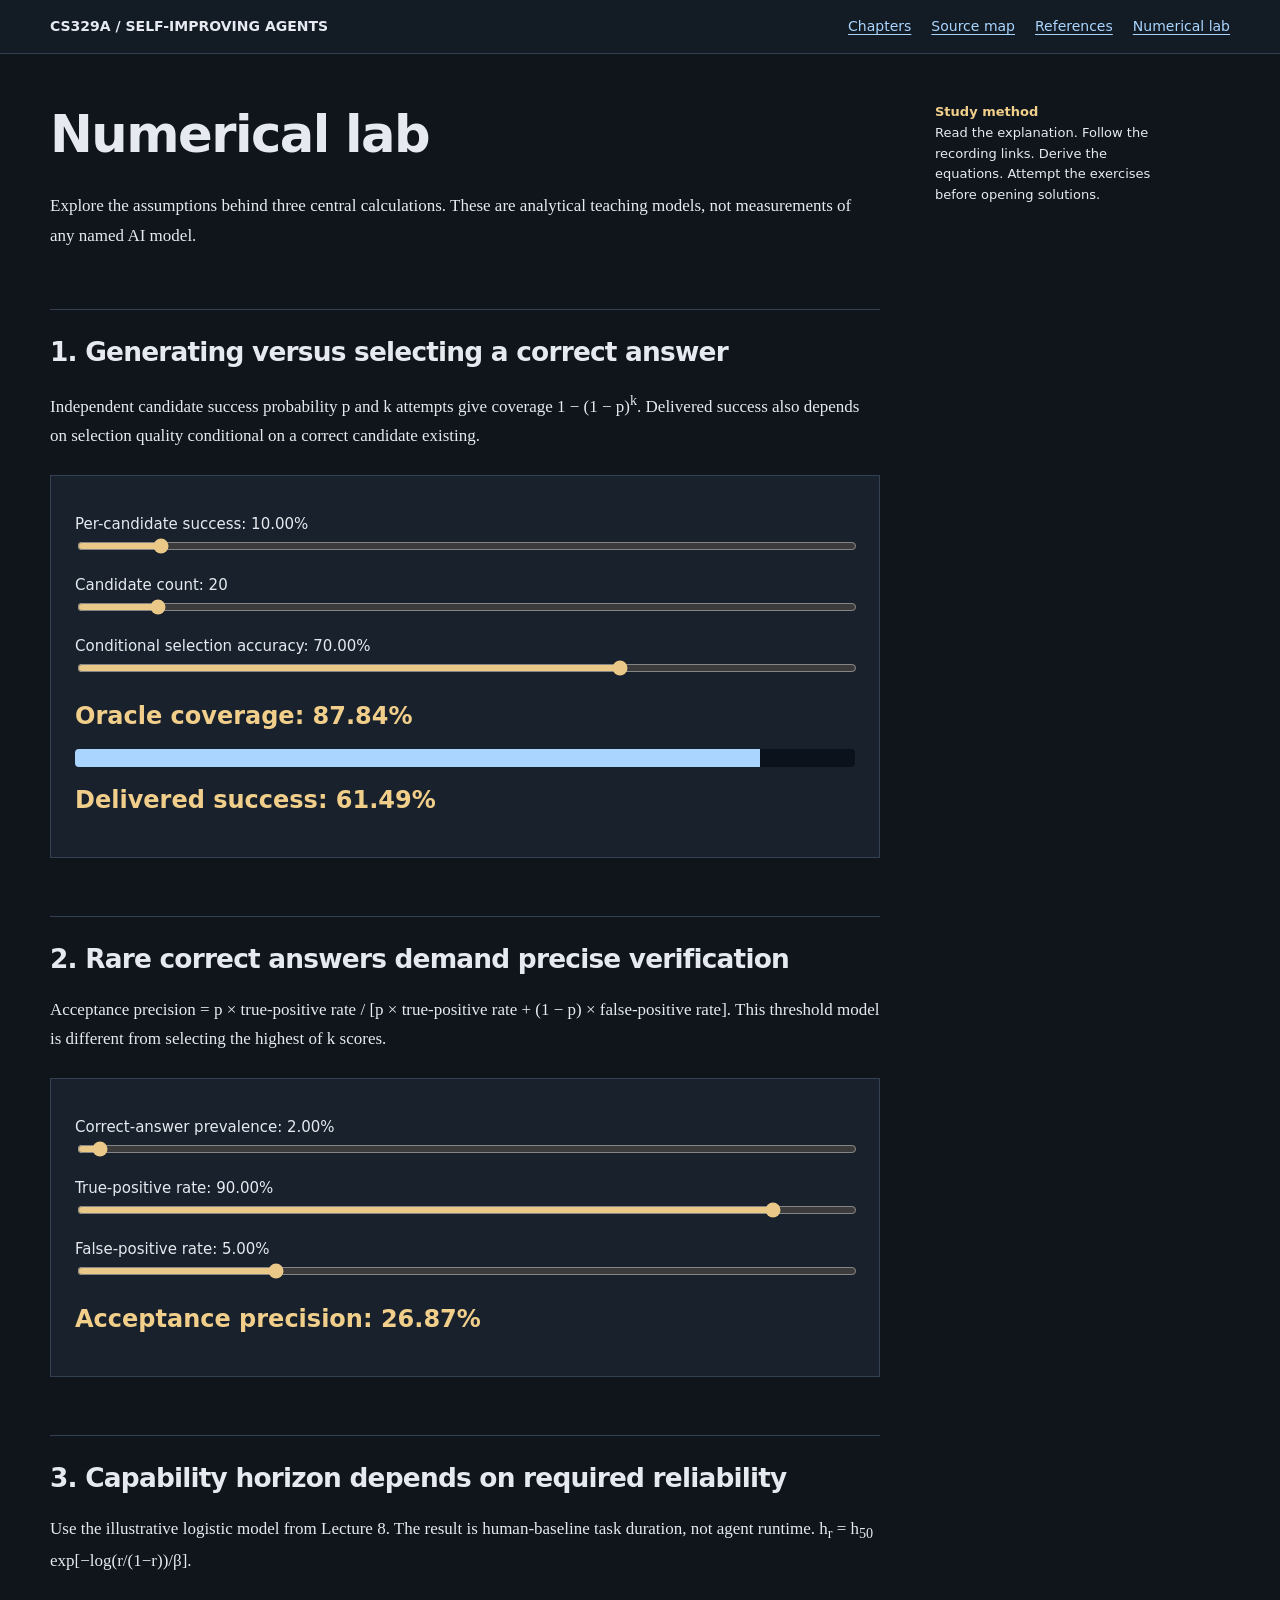
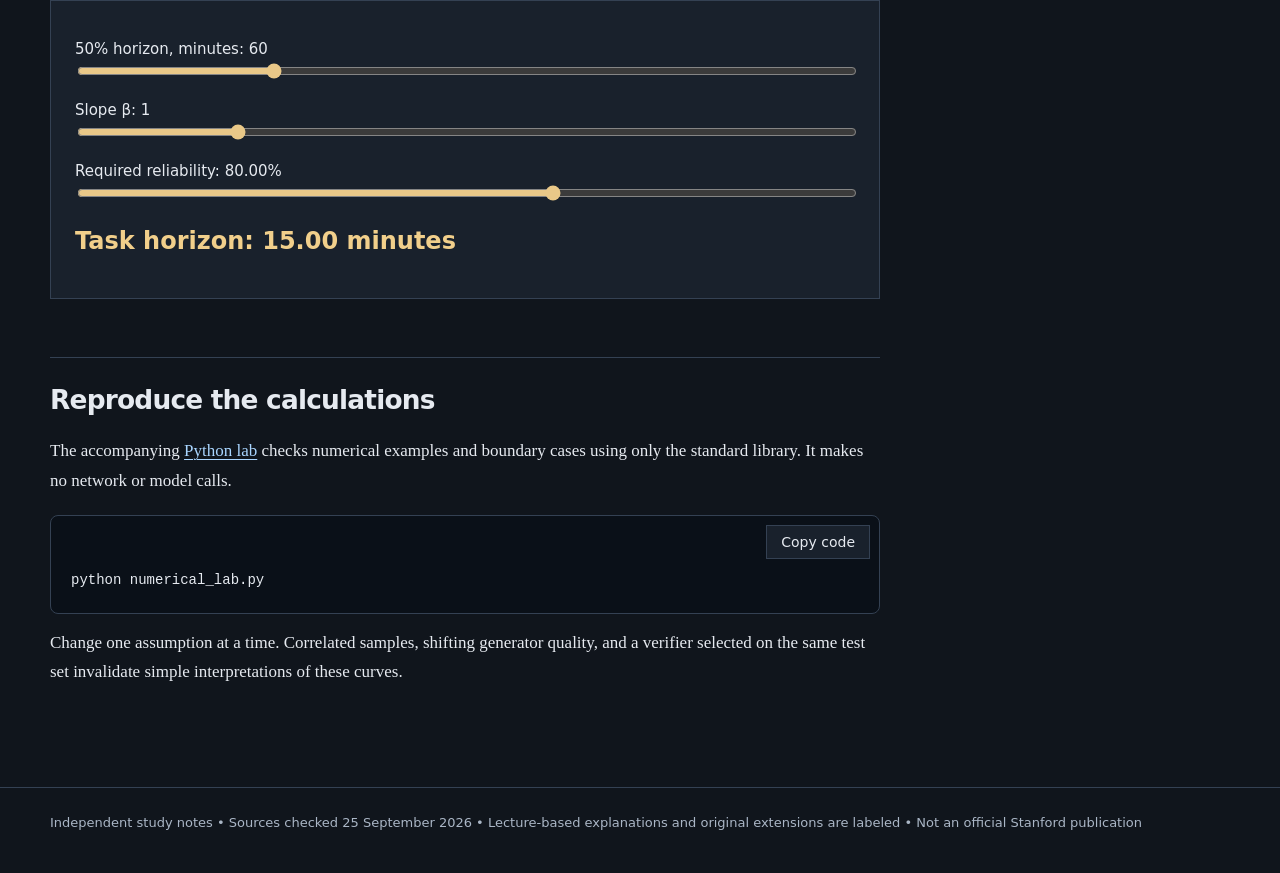
<file: numerical-lab.html>
<!doctype html><html lang="en"><head><meta charset="utf-8"><meta name="viewport" content="width=device-width,initial-scale=1"><title>Numerical lab · CS329A study notes</title><link rel="stylesheet" href="assets/notes.css"><script>window.MathJax={tex:{inlineMath:[['$','$']],displayMath:[['$$','$$']]},svg:{fontCache:'local'},options:{enableMenu:false}};</script><script defer src="assets/mathjax-tex-svg.js"></script></head><body>
<a class="skip" href="#main">Skip to main content</a><header class="top"><div class="shell"><a class="brand" href="index.html">CS329A / SELF-IMPROVING AGENTS</a><nav aria-label="Main navigation"><a href="index.html">Chapters</a><a href="source-map.html">Source map</a><a href="references.html">References</a><a href="numerical-lab.html">Numerical lab</a></nav></div></header>
<div class="shell layout"><main class="main" id="main"><h1>Numerical lab</h1><p>Explore the assumptions behind three central calculations. These are analytical teaching models, not measurements of any named AI model.</p>
<h2>1. Generating versus selecting a correct answer</h2><p>Independent candidate success probability p and k attempts give coverage 1 − (1 − p)<sup>k</sup>. Delivered success also depends on selection quality conditional on a correct candidate existing.</p>
<div class="control"><label for="p">Per-candidate success: <output id="pv"></output><input id="p" type="range" min="0" max="1" step="0.01" value="0.10"></label><label for="k">Candidate count: <output id="kv"></output><input id="k" type="range" min="1" max="200" step="1" value="20"></label><label for="sel">Conditional selection accuracy: <output id="sv"></output><input id="sel" type="range" min="0" max="1" step="0.01" value="0.70"></label><div class="result" id="coverage" aria-live="polite"></div><div class="bar"><span id="coverage-bar"></span></div><div class="result" id="selected"></div></div>
<h2>2. Rare correct answers demand precise verification</h2><p>Acceptance precision = p × true-positive rate / [p × true-positive rate + (1 − p) × false-positive rate]. This threshold model is different from selecting the highest of k scores.</p>
<div class="control"><label for="base">Correct-answer prevalence: <output id="bv"></output><input id="base" type="range" min="0" max="1" step="0.01" value="0.02"></label><label for="tpr">True-positive rate: <output id="tv"></output><input id="tpr" type="range" min="0" max="1" step="0.01" value="0.90"></label><label for="fpr">False-positive rate: <output id="fv"></output><input id="fpr" type="range" min="0" max="0.20" step="0.001" value="0.05"></label><div class="result" id="precision" aria-live="polite"></div></div>
<h2>3. Capability horizon depends on required reliability</h2><p>Use the illustrative logistic model from Lecture 8. The result is human-baseline task duration, not agent runtime. h<sub>r</sub> = h<sub>50</sub> exp[−log(r/(1−r))/β].</p>
<div class="control"><label for="h50">50% horizon, minutes: <output id="hv"></output><input id="h50" type="range" min="1" max="240" value="60"></label><label for="beta">Slope β: <output id="betav"></output><input id="beta" type="range" min="0.25" max="4" step="0.25" value="1"></label><label for="rel">Required reliability: <output id="rv"></output><input id="rel" type="range" min="0.50" max="0.99" step="0.01" value="0.80"></label><div class="result" id="horizon" aria-live="polite"></div></div>
<h2>Reproduce the calculations</h2><p>The accompanying <a href="numerical_lab.py">Python lab</a> checks numerical examples and boundary cases using only the standard library. It makes no network or model calls.</p><pre><code>python numerical_lab.py</code></pre><p>Change one assumption at a time. Correlated samples, shifting generator quality, and a verifier selected on the same test set invalidate simple interpretations of these curves.</p>
<script>
const el=id=>document.getElementById(id),num=id=>Number(el(id).value),pct=x=>(100*x).toFixed(2)+'%';
function update(){let p=num('p'),k=num('k'),s=num('sel'),c=1-(1-p)**k;el('pv').textContent=pct(p);el('kv').textContent=k;el('sv').textContent=pct(s);el('coverage').textContent='Oracle coverage: '+pct(c);el('selected').textContent='Delivered success: '+pct(c*s);el('coverage-bar').style.width=(100*c)+'%';let b=num('base'),t=num('tpr'),f=num('fpr'),den=b*t+(1-b)*f;el('bv').textContent=pct(b);el('tv').textContent=pct(t);el('fv').textContent=pct(f);el('precision').textContent=den?'Acceptance precision: '+pct(b*t/den):'Undefined: no candidates are accepted';let h=num('h50'),be=num('beta'),r=num('rel');el('hv').textContent=h;el('betav').textContent=be;el('rv').textContent=pct(r);el('horizon').textContent='Task horizon: '+(h*Math.exp(-Math.log(r/(1-r))/be)).toFixed(2)+' minutes';}
document.querySelectorAll('input').forEach(x=>x.addEventListener('input',update));update();
</script></main><aside class="side" aria-label="On this page"><strong>Study method</strong><p>Read the explanation. Follow the recording links. Derive the equations. Attempt the exercises before opening solutions.</p></aside></div><footer class="foot"><div class="shell">Independent study notes • Sources checked 25 September 2026 • Lecture-based explanations and original extensions are labeled • Not an official Stanford publication</div></footer><script>let savedDetails=[];addEventListener('beforeprint',()=>{savedDetails=[...document.querySelectorAll('details')].map(d=>[d,d.open]);savedDetails.forEach(([d])=>d.open=true)});addEventListener('afterprint',()=>savedDetails.forEach(([d,o])=>d.open=o));</script><script>document.querySelectorAll('pre').forEach(pre=>{const wrap=document.createElement('div');wrap.className='codewrap';pre.before(wrap);wrap.append(pre);const button=document.createElement('button');button.className='copybtn';button.textContent='Copy code';button.setAttribute('aria-label','Copy code to clipboard');wrap.prepend(button);button.addEventListener('click',async()=>{const text=pre.innerText;try{await navigator.clipboard.writeText(text)}catch(e){const area=document.createElement('textarea');area.value=text;document.body.append(area);area.select();const ok=document.execCommand('copy');area.remove();if(!ok){button.textContent='Select code to copy';return}}button.textContent='Copied';setTimeout(()=>button.textContent='Copy code',1500)})});</script></body></html>
</file>
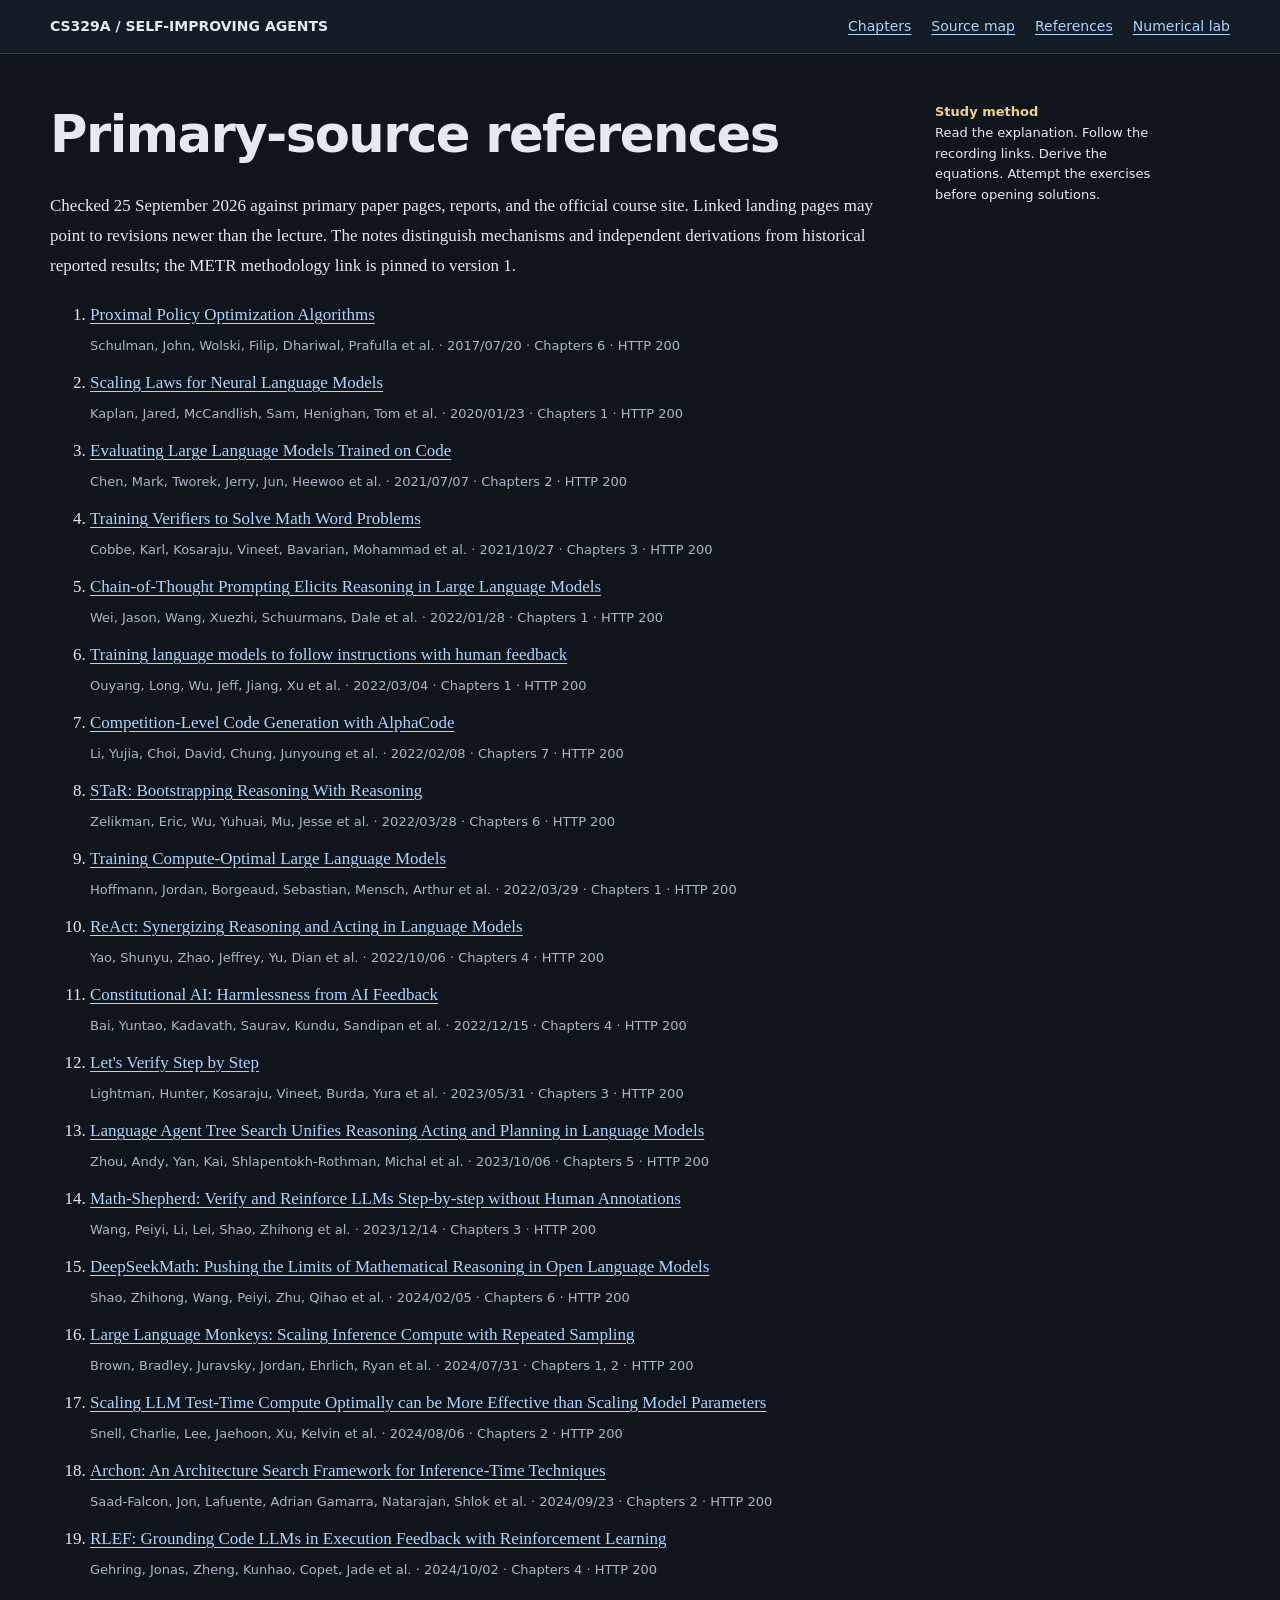
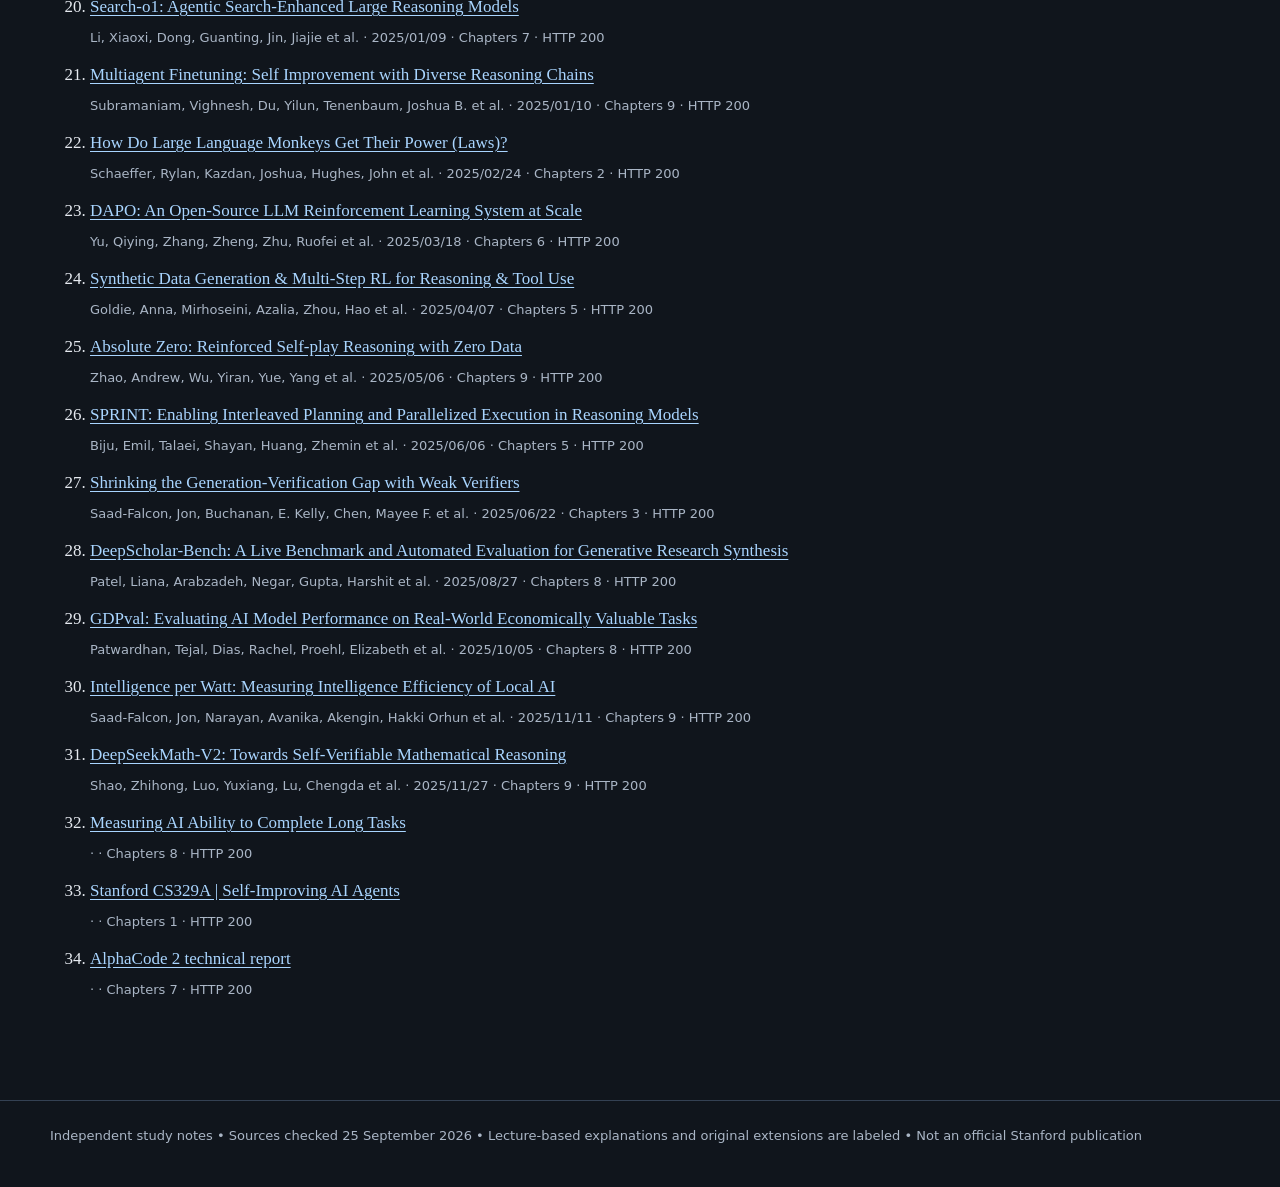
<file: references.html>
<!doctype html><html lang="en"><head><meta charset="utf-8"><meta name="viewport" content="width=device-width,initial-scale=1"><title>Primary references · CS329A study notes</title><link rel="stylesheet" href="assets/notes.css"><script>window.MathJax={tex:{inlineMath:[['$','$']],displayMath:[['$$','$$']]},svg:{fontCache:'local'},options:{enableMenu:false}};</script><script defer src="assets/mathjax-tex-svg.js"></script></head><body>
<a class="skip" href="#main">Skip to main content</a><header class="top"><div class="shell"><a class="brand" href="index.html">CS329A / SELF-IMPROVING AGENTS</a><nav aria-label="Main navigation"><a href="index.html">Chapters</a><a href="source-map.html">Source map</a><a href="references.html">References</a><a href="numerical-lab.html">Numerical lab</a></nav></div></header>
<div class="shell layout"><main class="main" id="main"><h1>Primary-source references</h1><p>Checked 25 September 2026 against primary paper pages, reports, and the official course site. Linked landing pages may point to revisions newer than the lecture. The notes distinguish mechanisms and independent derivations from historical reported results; the METR methodology link is pinned to version 1.</p><ol><li><a href="https://arxiv.org/abs/1707.06347">Proximal Policy Optimization Algorithms</a><br><span class="tiny">Schulman, John, Wolski, Filip, Dhariwal, Prafulla et al. · 2017/07/20 · Chapters 6 · HTTP 200</span></li><li><a href="https://arxiv.org/abs/2001.08361">Scaling Laws for Neural Language Models</a><br><span class="tiny">Kaplan, Jared, McCandlish, Sam, Henighan, Tom et al. · 2020/01/23 · Chapters 1 · HTTP 200</span></li><li><a href="https://arxiv.org/abs/2107.03374">Evaluating Large Language Models Trained on Code</a><br><span class="tiny">Chen, Mark, Tworek, Jerry, Jun, Heewoo et al. · 2021/07/07 · Chapters 2 · HTTP 200</span></li><li><a href="https://arxiv.org/abs/2110.14168">Training Verifiers to Solve Math Word Problems</a><br><span class="tiny">Cobbe, Karl, Kosaraju, Vineet, Bavarian, Mohammad et al. · 2021/10/27 · Chapters 3 · HTTP 200</span></li><li><a href="https://arxiv.org/abs/2201.11903">Chain-of-Thought Prompting Elicits Reasoning in Large Language Models</a><br><span class="tiny">Wei, Jason, Wang, Xuezhi, Schuurmans, Dale et al. · 2022/01/28 · Chapters 1 · HTTP 200</span></li><li><a href="https://arxiv.org/abs/2203.02155">Training language models to follow instructions with human feedback</a><br><span class="tiny">Ouyang, Long, Wu, Jeff, Jiang, Xu et al. · 2022/03/04 · Chapters 1 · HTTP 200</span></li><li><a href="https://arxiv.org/abs/2203.07814">Competition-Level Code Generation with AlphaCode</a><br><span class="tiny">Li, Yujia, Choi, David, Chung, Junyoung et al. · 2022/02/08 · Chapters 7 · HTTP 200</span></li><li><a href="https://arxiv.org/abs/2203.14465">STaR: Bootstrapping Reasoning With Reasoning</a><br><span class="tiny">Zelikman, Eric, Wu, Yuhuai, Mu, Jesse et al. · 2022/03/28 · Chapters 6 · HTTP 200</span></li><li><a href="https://arxiv.org/abs/2203.15556">Training Compute-Optimal Large Language Models</a><br><span class="tiny">Hoffmann, Jordan, Borgeaud, Sebastian, Mensch, Arthur et al. · 2022/03/29 · Chapters 1 · HTTP 200</span></li><li><a href="https://arxiv.org/abs/2210.03629">ReAct: Synergizing Reasoning and Acting in Language Models</a><br><span class="tiny">Yao, Shunyu, Zhao, Jeffrey, Yu, Dian et al. · 2022/10/06 · Chapters 4 · HTTP 200</span></li><li><a href="https://arxiv.org/abs/2212.08073">Constitutional AI: Harmlessness from AI Feedback</a><br><span class="tiny">Bai, Yuntao, Kadavath, Saurav, Kundu, Sandipan et al. · 2022/12/15 · Chapters 4 · HTTP 200</span></li><li><a href="https://arxiv.org/abs/2305.20050">Let&#x27;s Verify Step by Step</a><br><span class="tiny">Lightman, Hunter, Kosaraju, Vineet, Burda, Yura et al. · 2023/05/31 · Chapters 3 · HTTP 200</span></li><li><a href="https://arxiv.org/abs/2310.04406">Language Agent Tree Search Unifies Reasoning Acting and Planning in Language Models</a><br><span class="tiny">Zhou, Andy, Yan, Kai, Shlapentokh-Rothman, Michal et al. · 2023/10/06 · Chapters 5 · HTTP 200</span></li><li><a href="https://arxiv.org/abs/2312.08935">Math-Shepherd: Verify and Reinforce LLMs Step-by-step without Human Annotations</a><br><span class="tiny">Wang, Peiyi, Li, Lei, Shao, Zhihong et al. · 2023/12/14 · Chapters 3 · HTTP 200</span></li><li><a href="https://arxiv.org/abs/2402.03300">DeepSeekMath: Pushing the Limits of Mathematical Reasoning in Open Language Models</a><br><span class="tiny">Shao, Zhihong, Wang, Peiyi, Zhu, Qihao et al. · 2024/02/05 · Chapters 6 · HTTP 200</span></li><li><a href="https://arxiv.org/abs/2407.21787">Large Language Monkeys: Scaling Inference Compute with Repeated Sampling</a><br><span class="tiny">Brown, Bradley, Juravsky, Jordan, Ehrlich, Ryan et al. · 2024/07/31 · Chapters 1, 2 · HTTP 200</span></li><li><a href="https://arxiv.org/abs/2408.03314">Scaling LLM Test-Time Compute Optimally can be More Effective than Scaling Model Parameters</a><br><span class="tiny">Snell, Charlie, Lee, Jaehoon, Xu, Kelvin et al. · 2024/08/06 · Chapters 2 · HTTP 200</span></li><li><a href="https://arxiv.org/abs/2409.15254">Archon: An Architecture Search Framework for Inference-Time Techniques</a><br><span class="tiny">Saad-Falcon, Jon, Lafuente, Adrian Gamarra, Natarajan, Shlok et al. · 2024/09/23 · Chapters 2 · HTTP 200</span></li><li><a href="https://arxiv.org/abs/2410.02089">RLEF: Grounding Code LLMs in Execution Feedback with Reinforcement Learning</a><br><span class="tiny">Gehring, Jonas, Zheng, Kunhao, Copet, Jade et al. · 2024/10/02 · Chapters 4 · HTTP 200</span></li><li><a href="https://arxiv.org/abs/2501.05366">Search-o1: Agentic Search-Enhanced Large Reasoning Models</a><br><span class="tiny">Li, Xiaoxi, Dong, Guanting, Jin, Jiajie et al. · 2025/01/09 · Chapters 7 · HTTP 200</span></li><li><a href="https://arxiv.org/abs/2501.05707">Multiagent Finetuning: Self Improvement with Diverse Reasoning Chains</a><br><span class="tiny">Subramaniam, Vighnesh, Du, Yilun, Tenenbaum, Joshua B. et al. · 2025/01/10 · Chapters 9 · HTTP 200</span></li><li><a href="https://arxiv.org/abs/2502.17578">How Do Large Language Monkeys Get Their Power (Laws)?</a><br><span class="tiny">Schaeffer, Rylan, Kazdan, Joshua, Hughes, John et al. · 2025/02/24 · Chapters 2 · HTTP 200</span></li><li><a href="https://arxiv.org/abs/2503.14476">DAPO: An Open-Source LLM Reinforcement Learning System at Scale</a><br><span class="tiny">Yu, Qiying, Zhang, Zheng, Zhu, Ruofei et al. · 2025/03/18 · Chapters 6 · HTTP 200</span></li><li><a href="https://arxiv.org/abs/2504.04736">Synthetic Data Generation &amp; Multi-Step RL for Reasoning &amp; Tool Use</a><br><span class="tiny">Goldie, Anna, Mirhoseini, Azalia, Zhou, Hao et al. · 2025/04/07 · Chapters 5 · HTTP 200</span></li><li><a href="https://arxiv.org/abs/2505.03335">Absolute Zero: Reinforced Self-play Reasoning with Zero Data</a><br><span class="tiny">Zhao, Andrew, Wu, Yiran, Yue, Yang et al. · 2025/05/06 · Chapters 9 · HTTP 200</span></li><li><a href="https://arxiv.org/abs/2506.05745">SPRINT: Enabling Interleaved Planning and Parallelized Execution in Reasoning Models</a><br><span class="tiny">Biju, Emil, Talaei, Shayan, Huang, Zhemin et al. · 2025/06/06 · Chapters 5 · HTTP 200</span></li><li><a href="https://arxiv.org/abs/2506.18203">Shrinking the Generation-Verification Gap with Weak Verifiers</a><br><span class="tiny">Saad-Falcon, Jon, Buchanan, E. Kelly, Chen, Mayee F. et al. · 2025/06/22 · Chapters 3 · HTTP 200</span></li><li><a href="https://arxiv.org/abs/2508.20033">DeepScholar-Bench: A Live Benchmark and Automated Evaluation for Generative Research Synthesis</a><br><span class="tiny">Patel, Liana, Arabzadeh, Negar, Gupta, Harshit et al. · 2025/08/27 · Chapters 8 · HTTP 200</span></li><li><a href="https://arxiv.org/abs/2510.04374">GDPval: Evaluating AI Model Performance on Real-World Economically Valuable Tasks</a><br><span class="tiny">Patwardhan, Tejal, Dias, Rachel, Proehl, Elizabeth et al. · 2025/10/05 · Chapters 8 · HTTP 200</span></li><li><a href="https://arxiv.org/abs/2511.07885">Intelligence per Watt: Measuring Intelligence Efficiency of Local AI</a><br><span class="tiny">Saad-Falcon, Jon, Narayan, Avanika, Akengin, Hakki Orhun et al. · 2025/11/11 · Chapters 9 · HTTP 200</span></li><li><a href="https://arxiv.org/abs/2511.22570">DeepSeekMath-V2: Towards Self-Verifiable Mathematical Reasoning</a><br><span class="tiny">Shao, Zhihong, Luo, Yuxiang, Lu, Chengda et al. · 2025/11/27 · Chapters 9 · HTTP 200</span></li><li><a href="https://arxiv.org/html/2503.14499v1">Measuring AI Ability to Complete Long Tasks</a><br><span class="tiny"> ·  · Chapters 8 · HTTP 200</span></li><li><a href="https://cs329a.stanford.edu/">Stanford CS329A | Self-Improving AI Agents</a><br><span class="tiny"> ·  · Chapters 1 · HTTP 200</span></li><li><a href="https://storage.googleapis.com/deepmind-media/AlphaCode2/AlphaCode2_Tech_Report.pdf">AlphaCode 2 technical report</a><br><span class="tiny"> ·  · Chapters 7 · HTTP 200</span></li></ol></main><aside class="side" aria-label="On this page"><strong>Study method</strong><p>Read the explanation. Follow the recording links. Derive the equations. Attempt the exercises before opening solutions.</p></aside></div><footer class="foot"><div class="shell">Independent study notes • Sources checked 25 September 2026 • Lecture-based explanations and original extensions are labeled • Not an official Stanford publication</div></footer><script>let savedDetails=[];addEventListener('beforeprint',()=>{savedDetails=[...document.querySelectorAll('details')].map(d=>[d,d.open]);savedDetails.forEach(([d])=>d.open=true)});addEventListener('afterprint',()=>savedDetails.forEach(([d,o])=>d.open=o));</script><script>document.querySelectorAll('pre').forEach(pre=>{const wrap=document.createElement('div');wrap.className='codewrap';pre.before(wrap);wrap.append(pre);const button=document.createElement('button');button.className='copybtn';button.textContent='Copy code';button.setAttribute('aria-label','Copy code to clipboard');wrap.prepend(button);button.addEventListener('click',async()=>{const text=pre.innerText;try{await navigator.clipboard.writeText(text)}catch(e){const area=document.createElement('textarea');area.value=text;document.body.append(area);area.select();const ok=document.execCommand('copy');area.remove();if(!ok){button.textContent='Select code to copy';return}}button.textContent='Copied';setTimeout(()=>button.textContent='Copy code',1500)})});</script></body></html>
</file>
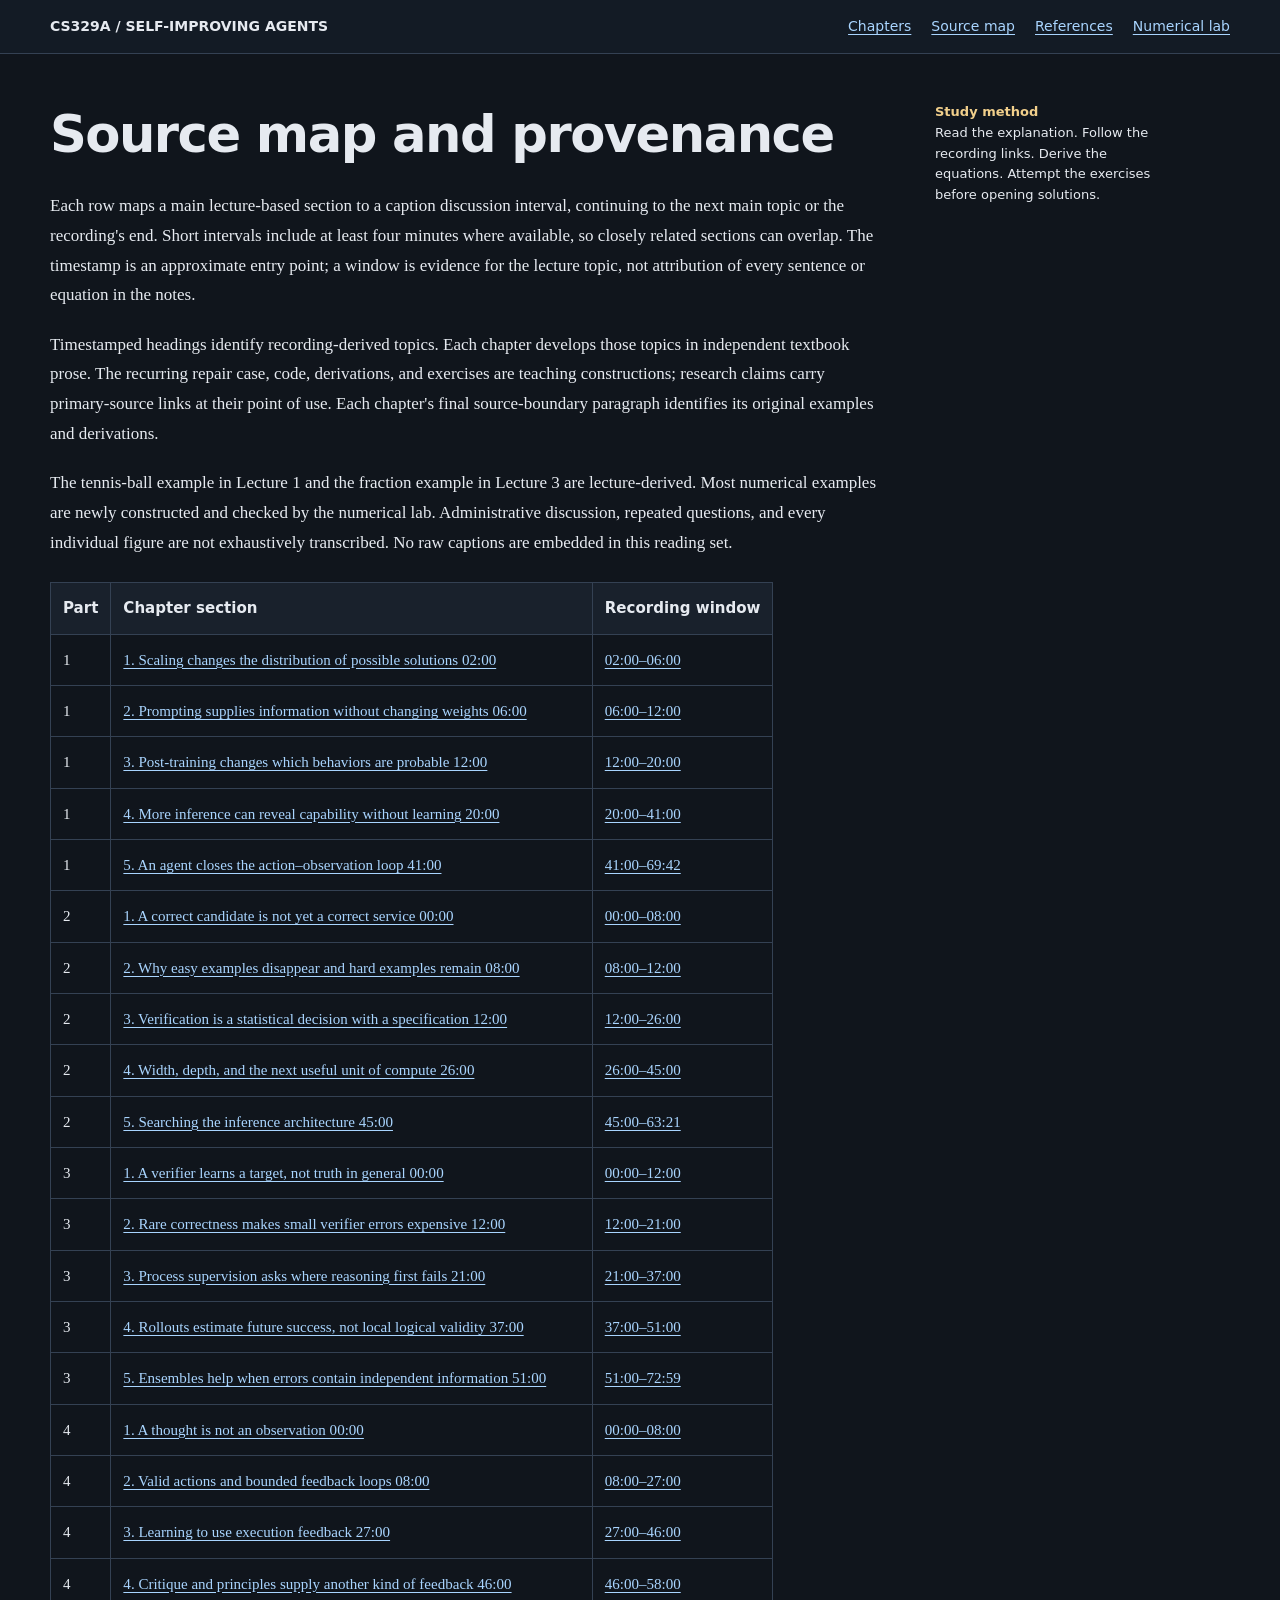
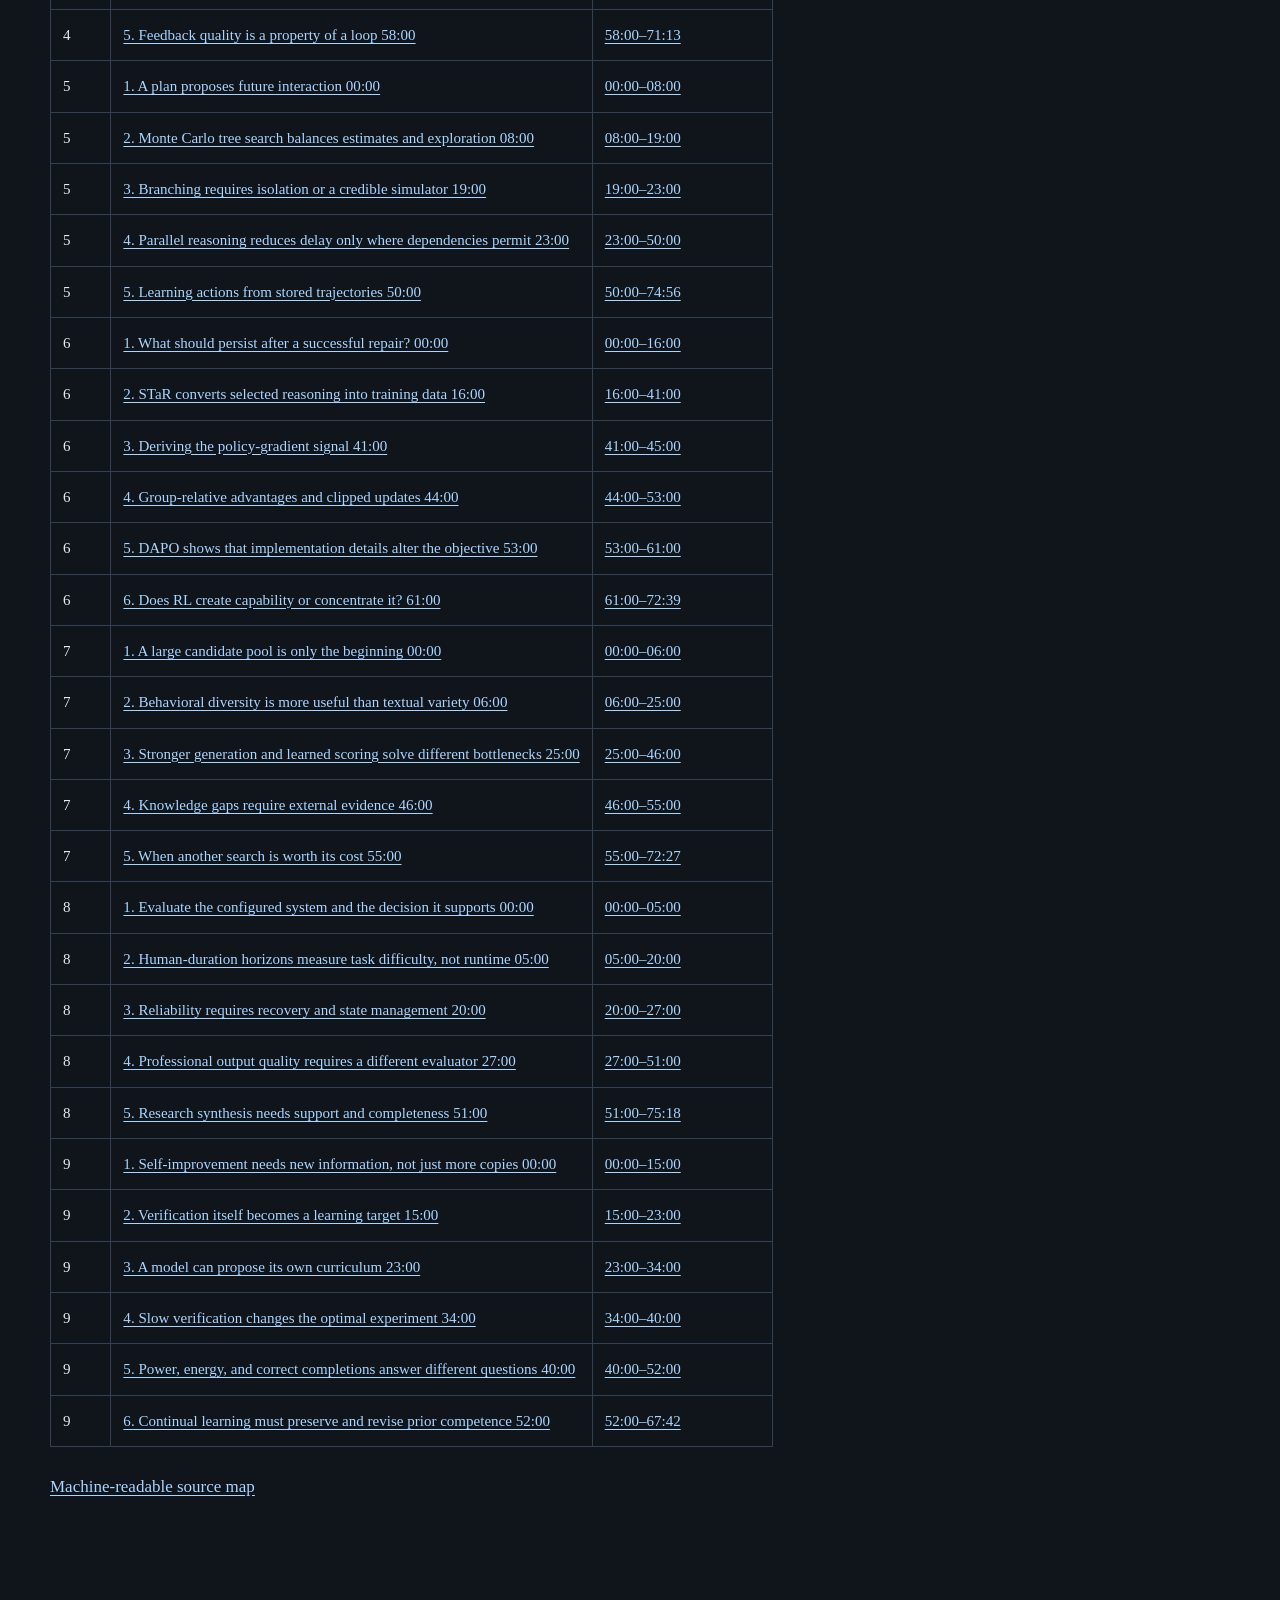
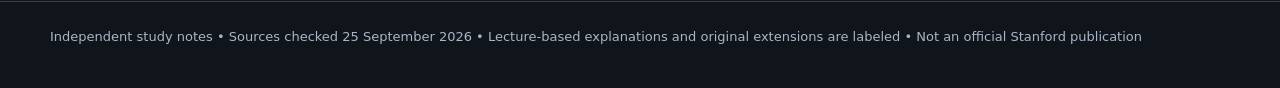
<file: source-map.html>
<!doctype html><html lang="en"><head><meta charset="utf-8"><meta name="viewport" content="width=device-width,initial-scale=1"><title>Source map · CS329A study notes</title><link rel="stylesheet" href="assets/notes.css"><script>window.MathJax={tex:{inlineMath:[['$','$']],displayMath:[['$$','$$']]},svg:{fontCache:'local'},options:{enableMenu:false}};</script><script defer src="assets/mathjax-tex-svg.js"></script></head><body>
<a class="skip" href="#main">Skip to main content</a><header class="top"><div class="shell"><a class="brand" href="index.html">CS329A / SELF-IMPROVING AGENTS</a><nav aria-label="Main navigation"><a href="index.html">Chapters</a><a href="source-map.html">Source map</a><a href="references.html">References</a><a href="numerical-lab.html">Numerical lab</a></nav></div></header>
<div class="shell layout"><main class="main" id="main"><h1>Source map and provenance</h1><p>Each row maps a main lecture-based section to a caption discussion interval, continuing to the next main topic or the recording's end. Short intervals include at least four minutes where available, so closely related sections can overlap. The timestamp is an approximate entry point; a window is evidence for the lecture topic, not attribution of every sentence or equation in the notes.</p><p>Timestamped headings identify recording-derived topics. Each chapter develops those topics in independent textbook prose. The recurring repair case, code, derivations, and exercises are teaching constructions; research claims carry primary-source links at their point of use. Each chapter's final source-boundary paragraph identifies its original examples and derivations.</p><p>The tennis-ball example in Lecture 1 and the fraction example in Lecture 3 are lecture-derived. Most numerical examples are newly constructed and checked by the numerical lab. Administrative discussion, repeated questions, and every individual figure are not exhaustively transcribed. No raw captions are embedded in this reading set.</p><table><thead><tr><th>Part</th><th>Chapter section</th><th>Recording window</th></tr></thead><tbody><tr><td>1</td><td><a href="lecture-01-overview.html#1-scaling-changes-the-distribution-of-possible-solutions-0200">1. Scaling changes the distribution of possible solutions 02:00</a></td><td><a href="https://www.youtube.com/watch?v=6YnLB0XbTnI&t=120s">02:00–06:00</a></td></tr><tr><td>1</td><td><a href="lecture-01-overview.html#2-prompting-supplies-information-without-changing-weights-0600">2. Prompting supplies information without changing weights 06:00</a></td><td><a href="https://www.youtube.com/watch?v=6YnLB0XbTnI&t=360s">06:00–12:00</a></td></tr><tr><td>1</td><td><a href="lecture-01-overview.html#3-post-training-changes-which-behaviors-are-probable-1200">3. Post-training changes which behaviors are probable 12:00</a></td><td><a href="https://www.youtube.com/watch?v=6YnLB0XbTnI&t=720s">12:00–20:00</a></td></tr><tr><td>1</td><td><a href="lecture-01-overview.html#4-more-inference-can-reveal-capability-without-learning-2000">4. More inference can reveal capability without learning 20:00</a></td><td><a href="https://www.youtube.com/watch?v=6YnLB0XbTnI&t=1200s">20:00–41:00</a></td></tr><tr><td>1</td><td><a href="lecture-01-overview.html#5-an-agent-closes-the-actionobservation-loop-4100">5. An agent closes the action–observation loop 41:00</a></td><td><a href="https://www.youtube.com/watch?v=6YnLB0XbTnI&t=2460s">41:00–69:42</a></td></tr><tr><td>2</td><td><a href="lecture-02-test-time-compute.html#1-a-correct-candidate-is-not-yet-a-correct-service-0000">1. A correct candidate is not yet a correct service 00:00</a></td><td><a href="https://www.youtube.com/watch?v=-Ggc37xLj_Y&t=0s">00:00–08:00</a></td></tr><tr><td>2</td><td><a href="lecture-02-test-time-compute.html#2-why-easy-examples-disappear-and-hard-examples-remain-0800">2. Why easy examples disappear and hard examples remain 08:00</a></td><td><a href="https://www.youtube.com/watch?v=-Ggc37xLj_Y&t=480s">08:00–12:00</a></td></tr><tr><td>2</td><td><a href="lecture-02-test-time-compute.html#3-verification-is-a-statistical-decision-with-a-specification-1200">3. Verification is a statistical decision with a specification 12:00</a></td><td><a href="https://www.youtube.com/watch?v=-Ggc37xLj_Y&t=720s">12:00–26:00</a></td></tr><tr><td>2</td><td><a href="lecture-02-test-time-compute.html#4-width-depth-and-the-next-useful-unit-of-compute-2600">4. Width, depth, and the next useful unit of compute 26:00</a></td><td><a href="https://www.youtube.com/watch?v=-Ggc37xLj_Y&t=1560s">26:00–45:00</a></td></tr><tr><td>2</td><td><a href="lecture-02-test-time-compute.html#5-searching-the-inference-architecture-4500">5. Searching the inference architecture 45:00</a></td><td><a href="https://www.youtube.com/watch?v=-Ggc37xLj_Y&t=2700s">45:00–63:21</a></td></tr><tr><td>3</td><td><a href="lecture-03-verification.html#1-a-verifier-learns-a-target-not-truth-in-general-0000">1. A verifier learns a target, not truth in general 00:00</a></td><td><a href="https://www.youtube.com/watch?v=p7TdPUcPoik&t=0s">00:00–12:00</a></td></tr><tr><td>3</td><td><a href="lecture-03-verification.html#2-rare-correctness-makes-small-verifier-errors-expensive-1200">2. Rare correctness makes small verifier errors expensive 12:00</a></td><td><a href="https://www.youtube.com/watch?v=p7TdPUcPoik&t=720s">12:00–21:00</a></td></tr><tr><td>3</td><td><a href="lecture-03-verification.html#3-process-supervision-asks-where-reasoning-first-fails-2100">3. Process supervision asks where reasoning first fails 21:00</a></td><td><a href="https://www.youtube.com/watch?v=p7TdPUcPoik&t=1260s">21:00–37:00</a></td></tr><tr><td>3</td><td><a href="lecture-03-verification.html#4-rollouts-estimate-future-success-not-local-logical-validity-3700">4. Rollouts estimate future success, not local logical validity 37:00</a></td><td><a href="https://www.youtube.com/watch?v=p7TdPUcPoik&t=2220s">37:00–51:00</a></td></tr><tr><td>3</td><td><a href="lecture-03-verification.html#5-ensembles-help-when-errors-contain-independent-information-5100">5. Ensembles help when errors contain independent information 51:00</a></td><td><a href="https://www.youtube.com/watch?v=p7TdPUcPoik&t=3060s">51:00–72:59</a></td></tr><tr><td>4</td><td><a href="lecture-04-feedback.html#1-a-thought-is-not-an-observation-0000">1. A thought is not an observation 00:00</a></td><td><a href="https://www.youtube.com/watch?v=Lxh9RF5S-K0&t=0s">00:00–08:00</a></td></tr><tr><td>4</td><td><a href="lecture-04-feedback.html#2-valid-actions-and-bounded-feedback-loops-0800">2. Valid actions and bounded feedback loops 08:00</a></td><td><a href="https://www.youtube.com/watch?v=Lxh9RF5S-K0&t=480s">08:00–27:00</a></td></tr><tr><td>4</td><td><a href="lecture-04-feedback.html#3-learning-to-use-execution-feedback-2700">3. Learning to use execution feedback 27:00</a></td><td><a href="https://www.youtube.com/watch?v=Lxh9RF5S-K0&t=1620s">27:00–46:00</a></td></tr><tr><td>4</td><td><a href="lecture-04-feedback.html#4-critique-and-principles-supply-another-kind-of-feedback-4600">4. Critique and principles supply another kind of feedback 46:00</a></td><td><a href="https://www.youtube.com/watch?v=Lxh9RF5S-K0&t=2760s">46:00–58:00</a></td></tr><tr><td>4</td><td><a href="lecture-04-feedback.html#5-feedback-quality-is-a-property-of-a-loop-5800">5. Feedback quality is a property of a loop 58:00</a></td><td><a href="https://www.youtube.com/watch?v=Lxh9RF5S-K0&t=3480s">58:00–71:13</a></td></tr><tr><td>5</td><td><a href="lecture-05-planning.html#1-a-plan-proposes-future-interaction-0000">1. A plan proposes future interaction 00:00</a></td><td><a href="https://www.youtube.com/watch?v=Ml_fp9XkB8Y&t=0s">00:00–08:00</a></td></tr><tr><td>5</td><td><a href="lecture-05-planning.html#2-monte-carlo-tree-search-balances-estimates-and-exploration-0800">2. Monte Carlo tree search balances estimates and exploration 08:00</a></td><td><a href="https://www.youtube.com/watch?v=Ml_fp9XkB8Y&t=480s">08:00–19:00</a></td></tr><tr><td>5</td><td><a href="lecture-05-planning.html#3-branching-requires-isolation-or-a-credible-simulator-1900">3. Branching requires isolation or a credible simulator 19:00</a></td><td><a href="https://www.youtube.com/watch?v=Ml_fp9XkB8Y&t=1140s">19:00–23:00</a></td></tr><tr><td>5</td><td><a href="lecture-05-planning.html#4-parallel-reasoning-reduces-delay-only-where-dependencies-permit-2300">4. Parallel reasoning reduces delay only where dependencies permit 23:00</a></td><td><a href="https://www.youtube.com/watch?v=Ml_fp9XkB8Y&t=1380s">23:00–50:00</a></td></tr><tr><td>5</td><td><a href="lecture-05-planning.html#5-learning-actions-from-stored-trajectories-5000">5. Learning actions from stored trajectories 50:00</a></td><td><a href="https://www.youtube.com/watch?v=Ml_fp9XkB8Y&t=3000s">50:00–74:56</a></td></tr><tr><td>6</td><td><a href="lecture-06-training.html#1-what-should-persist-after-a-successful-repair-0000">1. What should persist after a successful repair? 00:00</a></td><td><a href="https://www.youtube.com/watch?v=yVnmHSAy3ck&t=0s">00:00–16:00</a></td></tr><tr><td>6</td><td><a href="lecture-06-training.html#2-star-converts-selected-reasoning-into-training-data-1600">2. STaR converts selected reasoning into training data 16:00</a></td><td><a href="https://www.youtube.com/watch?v=yVnmHSAy3ck&t=960s">16:00–41:00</a></td></tr><tr><td>6</td><td><a href="lecture-06-training.html#3-deriving-the-policy-gradient-signal-4100">3. Deriving the policy-gradient signal 41:00</a></td><td><a href="https://www.youtube.com/watch?v=yVnmHSAy3ck&t=2460s">41:00–45:00</a></td></tr><tr><td>6</td><td><a href="lecture-06-training.html#4-group-relative-advantages-and-clipped-updates-4400">4. Group-relative advantages and clipped updates 44:00</a></td><td><a href="https://www.youtube.com/watch?v=yVnmHSAy3ck&t=2640s">44:00–53:00</a></td></tr><tr><td>6</td><td><a href="lecture-06-training.html#5-dapo-shows-that-implementation-details-alter-the-objective-5300">5. DAPO shows that implementation details alter the objective 53:00</a></td><td><a href="https://www.youtube.com/watch?v=yVnmHSAy3ck&t=3180s">53:00–61:00</a></td></tr><tr><td>6</td><td><a href="lecture-06-training.html#6-does-rl-create-capability-or-concentrate-it-6100">6. Does RL create capability or concentrate it? 61:00</a></td><td><a href="https://www.youtube.com/watch?v=yVnmHSAy3ck&t=3660s">61:00–72:39</a></td></tr><tr><td>7</td><td><a href="lecture-07-research-agents.html#1-a-large-candidate-pool-is-only-the-beginning-0000">1. A large candidate pool is only the beginning 00:00</a></td><td><a href="https://www.youtube.com/watch?v=Uni9dqyuuDM&t=0s">00:00–06:00</a></td></tr><tr><td>7</td><td><a href="lecture-07-research-agents.html#2-behavioral-diversity-is-more-useful-than-textual-variety-0600">2. Behavioral diversity is more useful than textual variety 06:00</a></td><td><a href="https://www.youtube.com/watch?v=Uni9dqyuuDM&t=360s">06:00–25:00</a></td></tr><tr><td>7</td><td><a href="lecture-07-research-agents.html#3-stronger-generation-and-learned-scoring-solve-different-bottlenecks-2500">3. Stronger generation and learned scoring solve different bottlenecks 25:00</a></td><td><a href="https://www.youtube.com/watch?v=Uni9dqyuuDM&t=1500s">25:00–46:00</a></td></tr><tr><td>7</td><td><a href="lecture-07-research-agents.html#4-knowledge-gaps-require-external-evidence-4600">4. Knowledge gaps require external evidence 46:00</a></td><td><a href="https://www.youtube.com/watch?v=Uni9dqyuuDM&t=2760s">46:00–55:00</a></td></tr><tr><td>7</td><td><a href="lecture-07-research-agents.html#5-when-another-search-is-worth-its-cost-5500">5. When another search is worth its cost 55:00</a></td><td><a href="https://www.youtube.com/watch?v=Uni9dqyuuDM&t=3300s">55:00–72:27</a></td></tr><tr><td>8</td><td><a href="lecture-08-evaluation.html#1-evaluate-the-configured-system-and-the-decision-it-supports-0000">1. Evaluate the configured system and the decision it supports 00:00</a></td><td><a href="https://www.youtube.com/watch?v=8JAqLnTaZu4&t=0s">00:00–05:00</a></td></tr><tr><td>8</td><td><a href="lecture-08-evaluation.html#2-human-duration-horizons-measure-task-difficulty-not-runtime-0500">2. Human-duration horizons measure task difficulty, not runtime 05:00</a></td><td><a href="https://www.youtube.com/watch?v=8JAqLnTaZu4&t=300s">05:00–20:00</a></td></tr><tr><td>8</td><td><a href="lecture-08-evaluation.html#3-reliability-requires-recovery-and-state-management-2000">3. Reliability requires recovery and state management 20:00</a></td><td><a href="https://www.youtube.com/watch?v=8JAqLnTaZu4&t=1200s">20:00–27:00</a></td></tr><tr><td>8</td><td><a href="lecture-08-evaluation.html#4-professional-output-quality-requires-a-different-evaluator-2700">4. Professional output quality requires a different evaluator 27:00</a></td><td><a href="https://www.youtube.com/watch?v=8JAqLnTaZu4&t=1620s">27:00–51:00</a></td></tr><tr><td>8</td><td><a href="lecture-08-evaluation.html#5-research-synthesis-needs-support-and-completeness-5100">5. Research synthesis needs support and completeness 51:00</a></td><td><a href="https://www.youtube.com/watch?v=8JAqLnTaZu4&t=3060s">51:00–75:18</a></td></tr><tr><td>9</td><td><a href="lecture-09-frontiers.html#1-self-improvement-needs-new-information-not-just-more-copies-0000">1. Self-improvement needs new information, not just more copies 00:00</a></td><td><a href="https://www.youtube.com/watch?v=AyO6wyu4DEg&t=0s">00:00–15:00</a></td></tr><tr><td>9</td><td><a href="lecture-09-frontiers.html#2-verification-itself-becomes-a-learning-target-1500">2. Verification itself becomes a learning target 15:00</a></td><td><a href="https://www.youtube.com/watch?v=AyO6wyu4DEg&t=900s">15:00–23:00</a></td></tr><tr><td>9</td><td><a href="lecture-09-frontiers.html#3-a-model-can-propose-its-own-curriculum-2300">3. A model can propose its own curriculum 23:00</a></td><td><a href="https://www.youtube.com/watch?v=AyO6wyu4DEg&t=1380s">23:00–34:00</a></td></tr><tr><td>9</td><td><a href="lecture-09-frontiers.html#4-slow-verification-changes-the-optimal-experiment-3400">4. Slow verification changes the optimal experiment 34:00</a></td><td><a href="https://www.youtube.com/watch?v=AyO6wyu4DEg&t=2040s">34:00–40:00</a></td></tr><tr><td>9</td><td><a href="lecture-09-frontiers.html#5-power-energy-and-correct-completions-answer-different-questions-4000">5. Power, energy, and correct completions answer different questions 40:00</a></td><td><a href="https://www.youtube.com/watch?v=AyO6wyu4DEg&t=2400s">40:00–52:00</a></td></tr><tr><td>9</td><td><a href="lecture-09-frontiers.html#6-continual-learning-must-preserve-and-revise-prior-competence-5200">6. Continual learning must preserve and revise prior competence 52:00</a></td><td><a href="https://www.youtube.com/watch?v=AyO6wyu4DEg&t=3120s">52:00–67:42</a></td></tr></tbody></table><p><a href="source-map.json">Machine-readable source map</a></p></main><aside class="side" aria-label="On this page"><strong>Study method</strong><p>Read the explanation. Follow the recording links. Derive the equations. Attempt the exercises before opening solutions.</p></aside></div><footer class="foot"><div class="shell">Independent study notes • Sources checked 25 September 2026 • Lecture-based explanations and original extensions are labeled • Not an official Stanford publication</div></footer><script>let savedDetails=[];addEventListener('beforeprint',()=>{savedDetails=[...document.querySelectorAll('details')].map(d=>[d,d.open]);savedDetails.forEach(([d])=>d.open=true)});addEventListener('afterprint',()=>savedDetails.forEach(([d,o])=>d.open=o));</script><script>document.querySelectorAll('pre').forEach(pre=>{const wrap=document.createElement('div');wrap.className='codewrap';pre.before(wrap);wrap.append(pre);const button=document.createElement('button');button.className='copybtn';button.textContent='Copy code';button.setAttribute('aria-label','Copy code to clipboard');wrap.prepend(button);button.addEventListener('click',async()=>{const text=pre.innerText;try{await navigator.clipboard.writeText(text)}catch(e){const area=document.createElement('textarea');area.value=text;document.body.append(area);area.select();const ok=document.execCommand('copy');area.remove();if(!ok){button.textContent='Select code to copy';return}}button.textContent='Copied';setTimeout(()=>button.textContent='Copy code',1500)})});</script></body></html>
</file>
<file: assets/notes.css>
.codewrap{position:relative}.codewrap pre{padding-top:52px}.copybtn{position:absolute;right:10px;top:10px}
:root{color-scheme:dark;--bg:#10151c;--panel:#19212c;--text:#e6eaf0;--muted:#aab6c6;--line:#344153;--accent:#a9d5ff;--gold:#f1cf8b}
*{box-sizing:border-box}html{scroll-behavior:smooth}body{margin:0;background:var(--bg);color:var(--text);font:17px/1.75 Georgia,'Times New Roman',serif}a{color:var(--accent);text-underline-offset:3px}a:hover{color:#fff}a:focus-visible,button:focus-visible,input:focus-visible,summary:focus-visible{outline:3px solid var(--gold);outline-offset:4px}.shell{max-width:1240px;margin:auto;padding:0 30px}.top{background:#131b25;border-bottom:1px solid var(--line);font:14px/1.5 system-ui,sans-serif}.top .shell{display:flex;justify-content:space-between;gap:20px;padding-top:16px;padding-bottom:16px;flex-wrap:wrap}.top nav{display:flex;gap:20px;flex-wrap:wrap}.brand{font-weight:800;color:var(--text);text-decoration:none}.layout{display:grid;grid-template-columns:minmax(0,830px) 240px;gap:55px}.main{min-width:0;padding:48px 0 80px}.side{font:13px/1.6 system-ui,sans-serif;position:sticky;top:24px;max-height:90vh;overflow:auto;padding:48px 0 20px}.side ol{padding-left:20px}.side li{margin-bottom:12px}.side a{text-decoration:none;color:var(--muted)}.side strong{color:var(--gold)}h1,h2,h3{font-family:system-ui,sans-serif;line-height:1.25;letter-spacing:-.03em}h1{font-size:clamp(2.3rem,4vw,3.6rem);margin:0 0 25px}h2{font-size:1.65rem;margin:58px 0 20px;padding-top:25px;border-top:1px solid var(--line);scroll-margin-top:20px}h3{font-size:1.1rem;color:var(--gold)}h2 a[href*='youtube']{font-size:.6em;white-space:nowrap;letter-spacing:0}p{margin:0 0 1.15em}li{margin-bottom:.5em}blockquote{margin:28px 0;padding:18px 22px;border-left:3px solid var(--gold);background:var(--panel);font-size:.95rem}blockquote p:last-child{margin:0}table{display:block;overflow:auto;border-collapse:collapse;width:100%;margin:25px 0;font-size:.94rem}th,td{padding:12px;border:1px solid var(--line);text-align:left;vertical-align:top}th{background:var(--panel);font-family:system-ui,sans-serif}pre{padding:20px;background:#0a1018;overflow:auto;border:1px solid var(--line);border-radius:8px;font-size:14px}code{font-family:Consolas,monospace}details{background:var(--panel);border:1px solid var(--line);padding:18px 22px;margin:24px 0}summary{cursor:pointer;font:bold 15px/1.5 system-ui,sans-serif;color:var(--gold)}details p:first-of-type{margin-top:18px}.chapter-nav{display:flex;justify-content:space-between;gap:20px;border-block:1px solid var(--line);padding:14px 0;margin:32px 0;font:14px/1.5 system-ui,sans-serif}.chapter-nav a{max-width:40%}.chapter-nav .next{text-align:right}.eyebrow{color:var(--gold);font:bold 12px/1.5 system-ui,sans-serif;letter-spacing:.12em;text-transform:uppercase}.cards{display:grid;grid-template-columns:1fr 1fr;gap:16px;margin:28px 0}.card{display:block;padding:24px;background:var(--panel);border:1px solid var(--line);border-radius:8px;text-decoration:none;color:var(--text);font-family:system-ui,sans-serif}.card:hover{border-color:var(--accent)}.card b{display:block;font-size:1.25rem;margin:8px 0}.card span{display:block;font-size:14px;color:var(--muted)}.stats{display:flex;gap:28px;flex-wrap:wrap;border-block:1px solid var(--line);padding:20px 0;font:14px/1.4 system-ui,sans-serif}.stats b{display:block;font-size:27px;color:var(--gold)}.tiny,.foot{font:13px/1.6 system-ui,sans-serif;color:var(--muted)}.foot{border-top:1px solid var(--line);padding:25px 0 40px}mjx-container[display='true']{overflow-x:auto;overflow-y:hidden;padding:5px 0;max-width:100%}.control{padding:24px;background:var(--panel);border:1px solid var(--line);margin:24px 0}.control label{display:block;font:15px/1.6 system-ui,sans-serif;margin:12px 0}.control input{width:100%;accent-color:#e9c888}.result{color:var(--gold);font:bold 24px/1.5 system-ui,sans-serif;margin:15px 0}.bar{height:18px;background:#0b121c;border-radius:4px;overflow:hidden}.bar span{display:block;height:100%;background:#a9d5ff}.skip{position:absolute;left:-9999px}.skip:focus{position:static}.mobile-toc{display:none}.search{width:100%;background:var(--panel);color:var(--text);border:1px solid var(--line);padding:13px;font:16px system-ui,sans-serif;margin-top:20px}button{font:14px system-ui,sans-serif;padding:8px 14px;background:var(--panel);color:var(--text);border:1px solid var(--line);cursor:pointer}[hidden]{display:none!important}
@media(max-width:950px){.layout{display:block}.side{display:none}.mobile-toc{display:block}.shell{padding:0 20px}.main{padding-top:30px}}@media(max-width:600px){.cards{grid-template-columns:1fr}body{font-size:16px}.top nav{gap:12px}.chapter-nav{flex-wrap:wrap}.chapter-nav a{max-width:100%}.stats{gap:20px}}
@media print{:root{color-scheme:light;--bg:#fff;--text:#111;--panel:#f5f5f5;--muted:#333;--line:#bbb;--accent:#064d8b;--gold:#634000}body{font-size:11pt}.top,.side,.mobile-toc,.chapter-nav,.search,.control,button{display:none}.shell{padding:0;max-width:none}.layout{display:block}.main{padding:0}h1{font-size:25pt}h2{break-after:avoid;font-size:17pt;margin-top:30px}a{color:#064d8b}details{display:block}pre{background:#fafafa}table{display:table;font-size:10pt}.cards{display:block}.card{break-inside:avoid;margin:10px 0}}

.side ol,.mobile-toc ol{list-style:none;padding-left:0}
</file>
